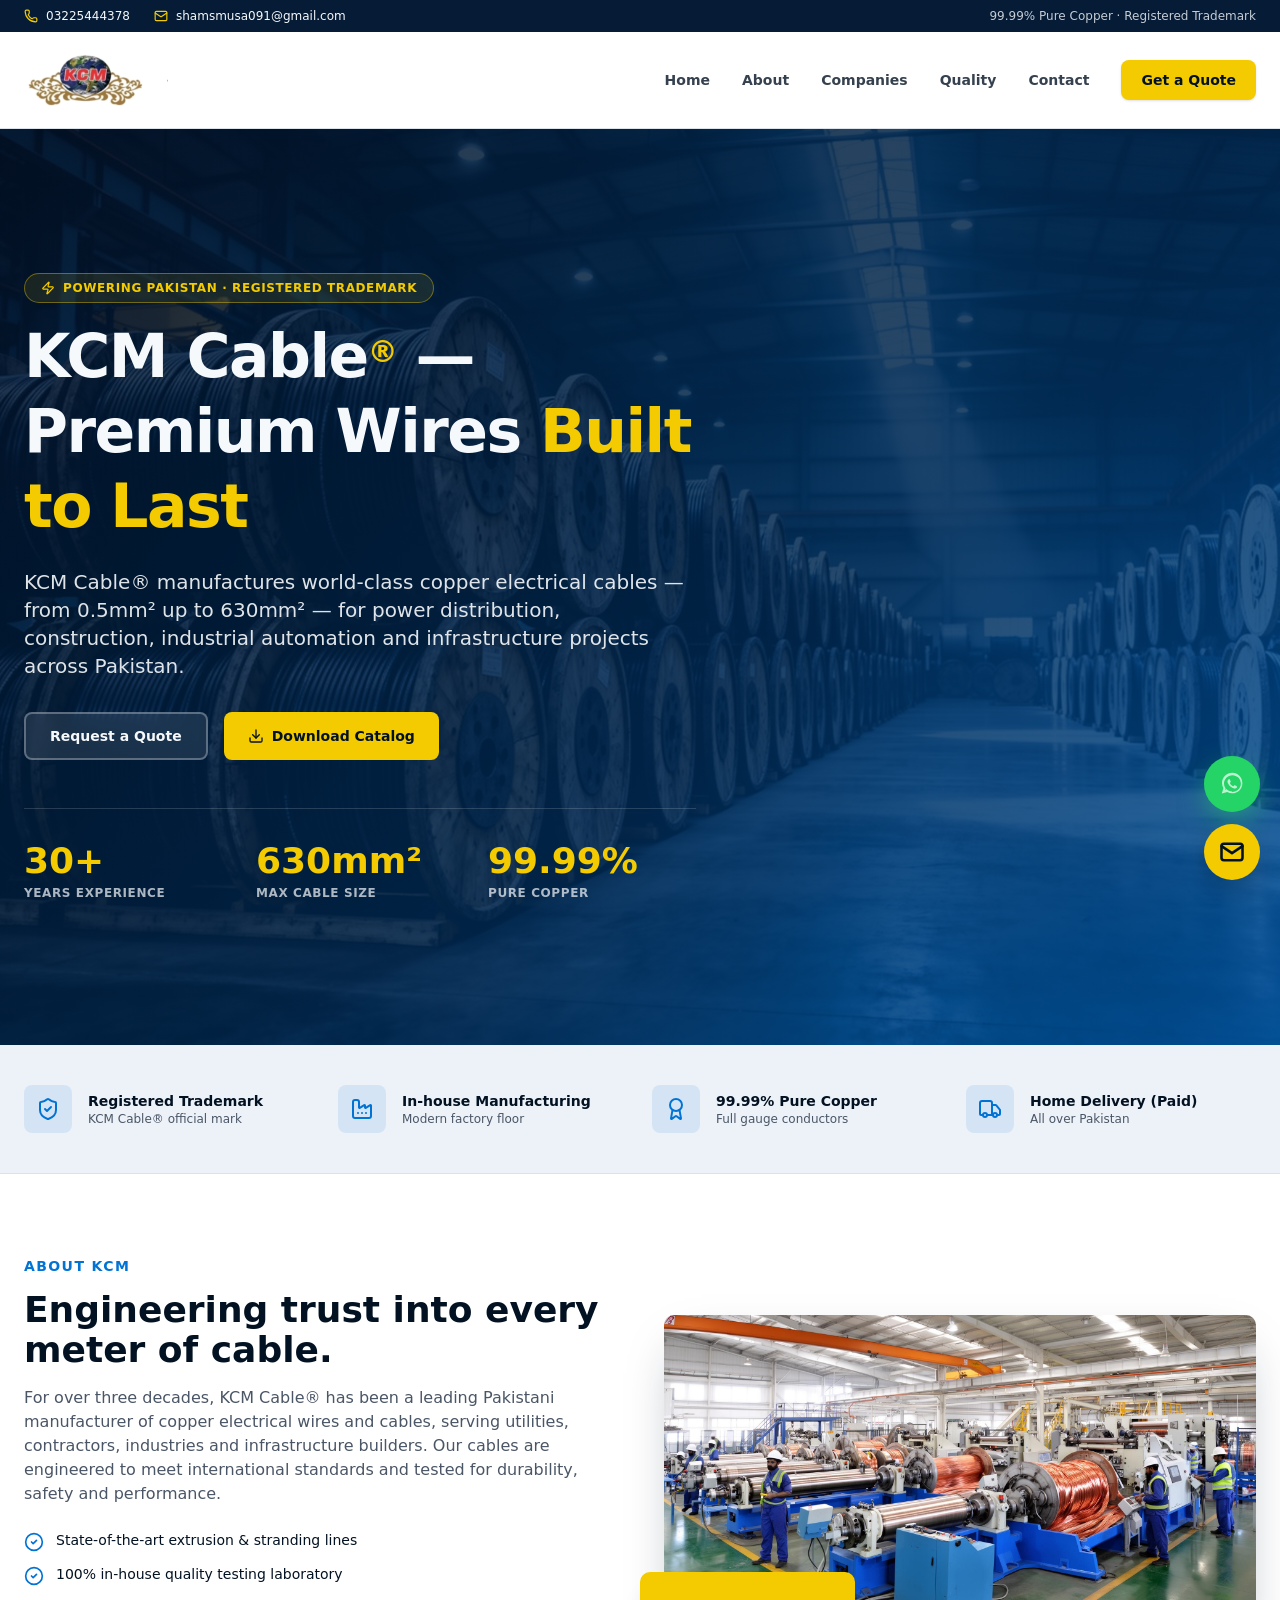
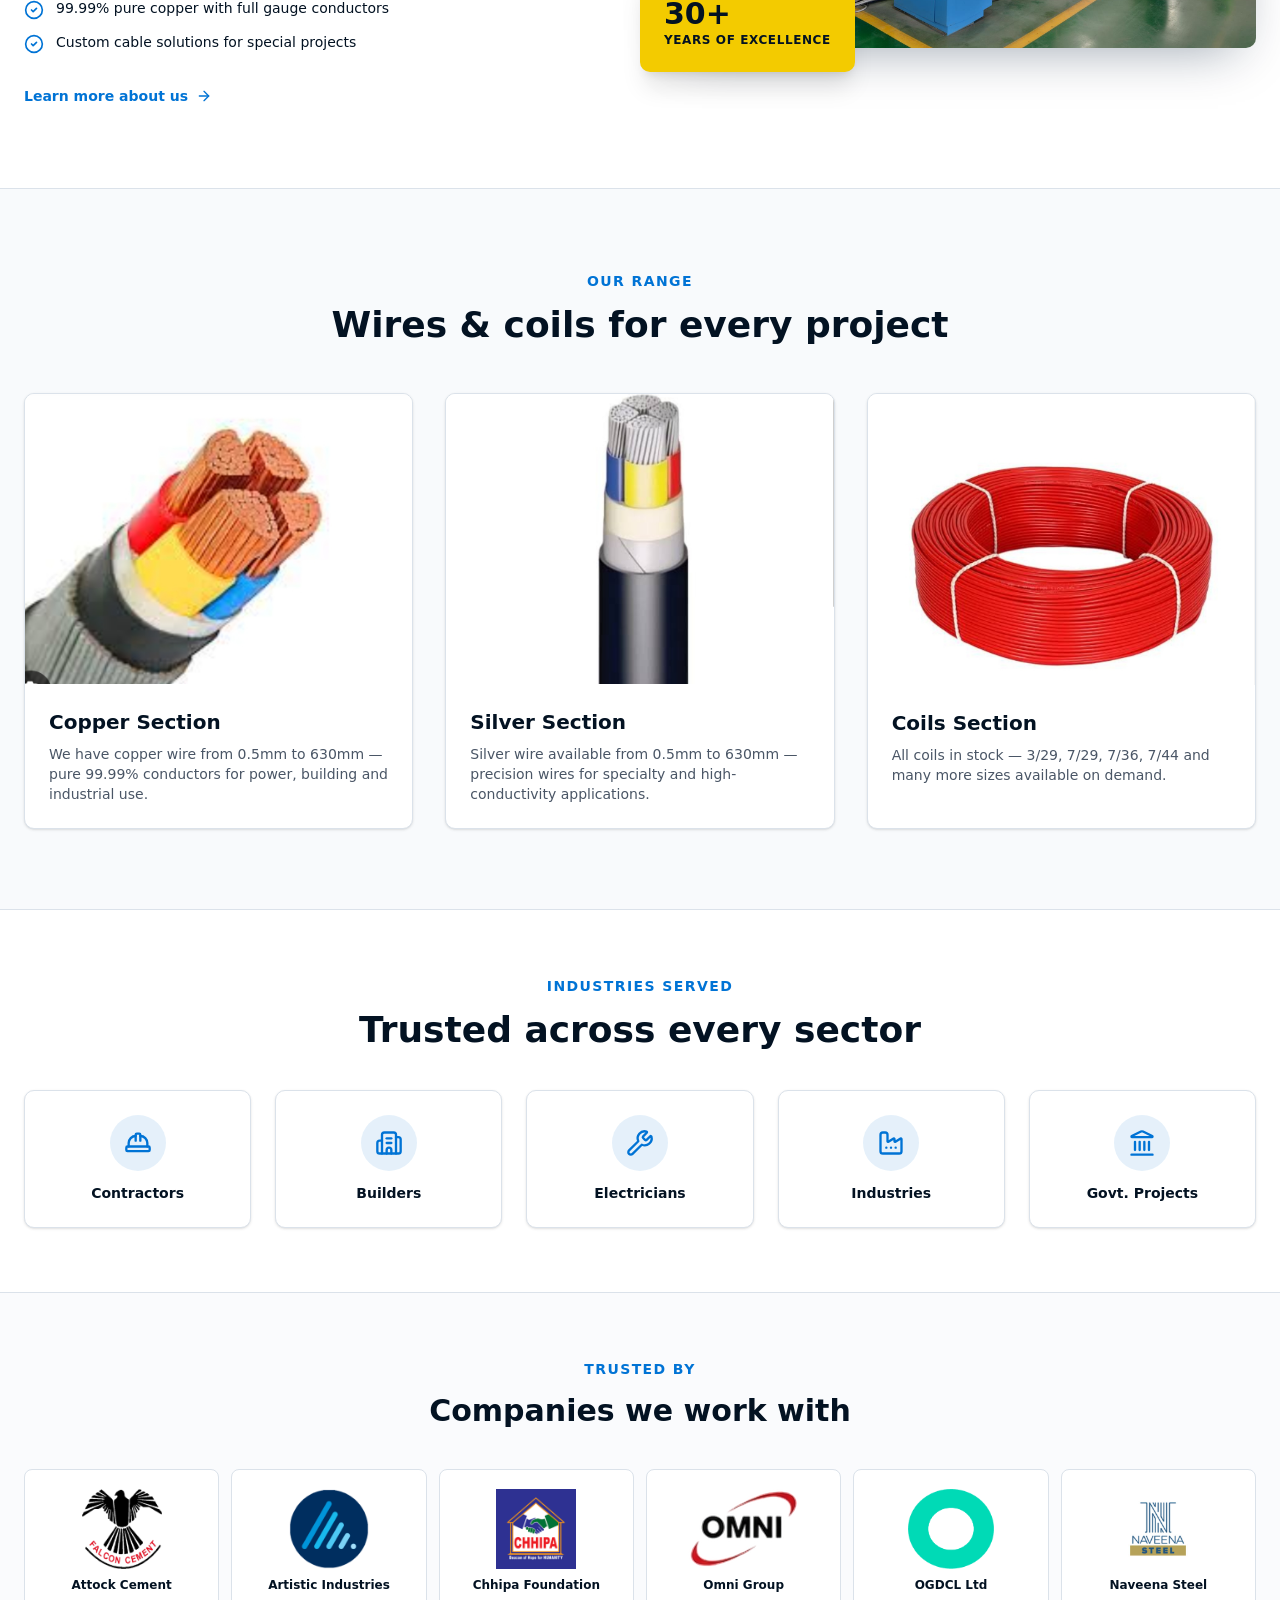
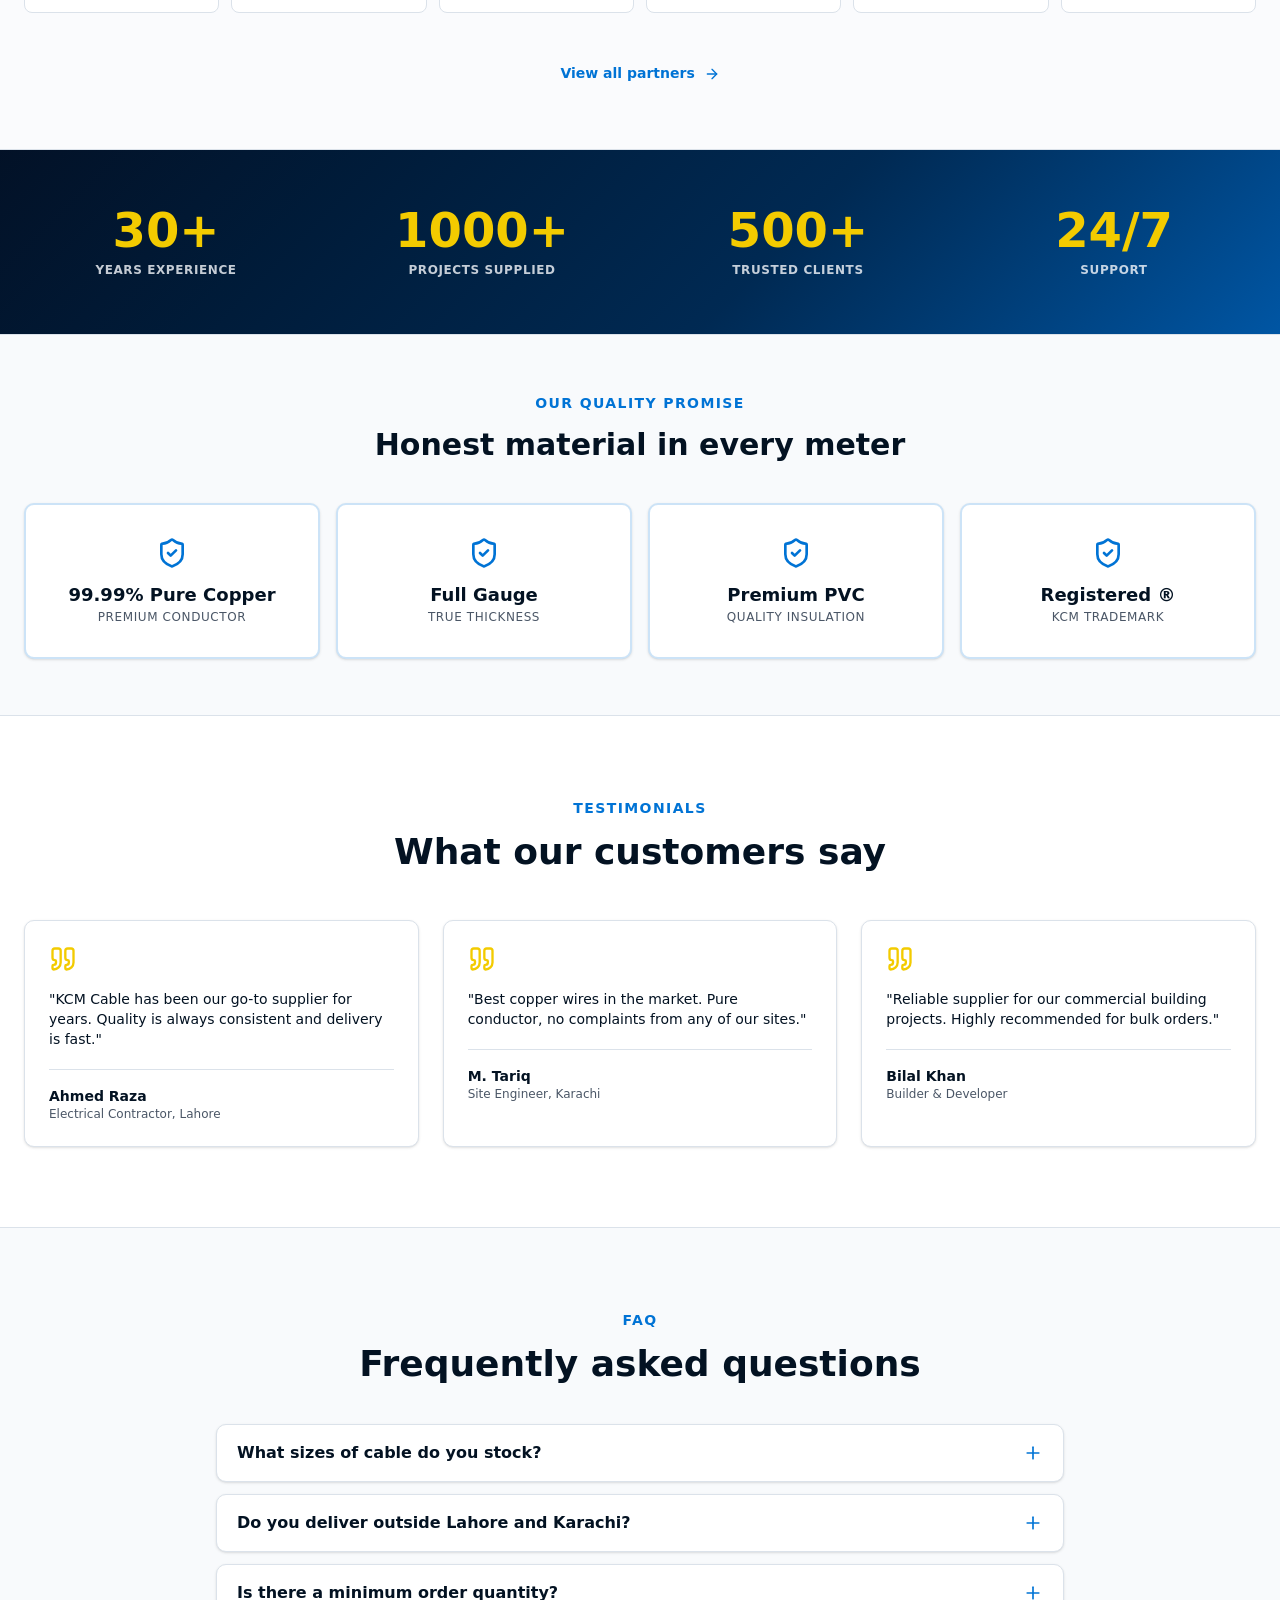
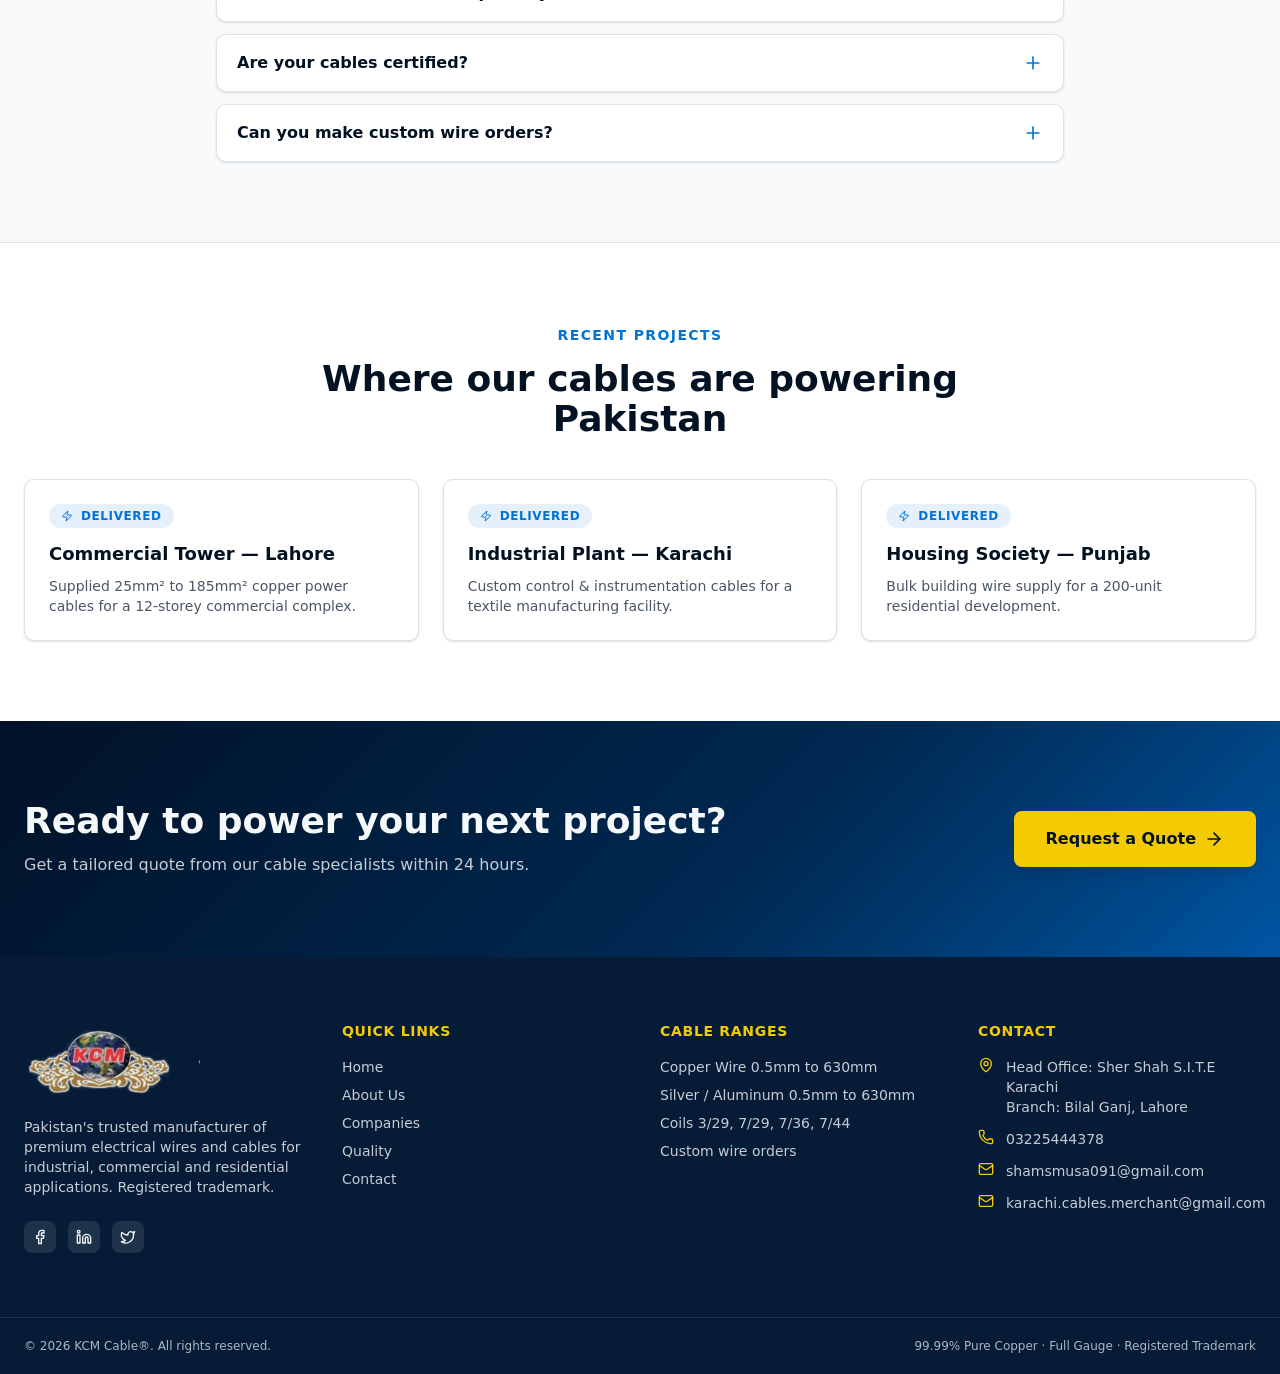
<file: index.html>
<!DOCTYPE html>
<html data-tsd-source="/src/routes/__root.tsx:64:5" lang="en"><head data-tsd-source="/src/routes/__root.tsx:65:7"><meta charset="utf-8"/><meta content="width=device-width, initial-scale=1" name="viewport"/><title>Karachi Cable Merchants — KCM Cable® Wires &amp; Cables Pakistan</title><meta content="Karachi Cable Merchants" name="author"/><meta content="dXcrU3qrMHnXOo8D0hvcqdh7m6MIV_Lym0tZk9ZbYNw" name="google-site-verification"/><meta content="website" property="og:type"/><meta content="summary" name="twitter:card"/><meta content="Karachi Cable Merchants (KCM Cable®) — premium copper and silver/aluminum wires from 0.5mm to 630mm, plus coils in standard sizes. Paid delivery across Pakistan." name="description"/><meta content="KCM Cable® — Premium Wires &amp; Cables Pakistan" property="og:title"/><meta content="Premium copper power cables, building wires, control and instrumentation cables up to 630mm². 99.99% pure copper, full gauge and registered trademark." property="og:description"/><meta content="/src/assets/hero-cables.jpg" property="og:image"/><meta content="/src/assets/hero-cables.jpg" name="twitter:image"/><link href="/favicon.png" rel="icon" type="image/png"/><link href="styles.css" rel="stylesheet"/><link href="favicon.png" rel="icon"/></head><body data-tsd-source="/src/routes/__root.tsx:68:7"><!--$--><div class="min-h-screen bg-background" data-tsd-source="/src/routes/index.tsx:59:5"><header class="sticky top-0 z-50 w-full" data-tsd-source="/src/components/site-header.tsx:20:5"><div class="hidden bg-primary text-primary-foreground md:block" data-tsd-source="/src/components/site-header.tsx:22:7"><div class="mx-auto flex max-w-7xl items-center justify-between px-6 py-2 text-xs" data-tsd-source="/src/components/site-header.tsx:23:9"><div class="flex items-center gap-6" data-tsd-source="/src/components/site-header.tsx:24:11"><span class="flex items-center gap-2" data-tsd-source="/src/components/site-header.tsx:25:13"><svg aria-hidden="true" class="lucide lucide-phone h-3.5 w-3.5 text-accent" data-tsd-source="/src/components/site-header.tsx:26:15" fill="none" height="24" stroke="currentColor" stroke-linecap="round" stroke-linejoin="round" stroke-width="2" viewbox="0 0 24 24" width="24" xmlns="http://www.w3.org/2000/svg"><path d="M13.832 16.568a1 1 0 0 0 1.213-.303l.355-.465A2 2 0 0 1 17 15h3a2 2 0 0 1 2 2v3a2 2 0 0 1-2 2A18 18 0 0 1 2 4a2 2 0 0 1 2-2h3a2 2 0 0 1 2 2v3a2 2 0 0 1-.8 1.6l-.468.351a1 1 0 0 0-.292 1.233 14 14 0 0 0 6.392 6.384"></path></svg>03225444378</span><span class="flex items-center gap-2" data-tsd-source="/src/components/site-header.tsx:29:13"><svg aria-hidden="true" class="lucide lucide-mail h-3.5 w-3.5 text-accent" data-tsd-source="/src/components/site-header.tsx:30:15" fill="none" height="24" stroke="currentColor" stroke-linecap="round" stroke-linejoin="round" stroke-width="2" viewbox="0 0 24 24" width="24" xmlns="http://www.w3.org/2000/svg"><path d="m22 7-8.991 5.727a2 2 0 0 1-2.009 0L2 7"></path><rect height="16" rx="2" width="20" x="2" y="4"></rect></svg>shamsmusa091@gmail.com</span></div><span class="text-primary-foreground/80" data-tsd-source="/src/components/site-header.tsx:34:11">99.99% Pure Copper · Registered Trademark</span></div></div><div class="border-b border-border bg-background/95 backdrop-blur supports-[backdrop-filter]:bg-background/80" data-tsd-source="/src/components/site-header.tsx:41:7"><div class="mx-auto flex max-w-7xl items-center justify-between px-6 py-4" data-tsd-source="/src/components/site-header.tsx:42:9"><a aria-current="page" aria-label="KCM Cable home" class="flex items-center active" data-status="active" data-tsd-source="/src/components/site-header.tsx:43:11" href="index.html"><img alt="KCM Cable logo" class="object-contain h-14 w-28 md:h-16 md:w-36" data-tsd-source="/src/components/brand-logo.tsx:10:5" height="78" src="images/1b7a3c1b7e.png" width="180"/></a><nav class="hidden items-center gap-8 lg:flex" data-tsd-source="/src/components/site-header.tsx:47:11"><a aria-current="page" class="text-sm font-semibold text-foreground/80 transition-colors hover:text-brand text-brand" data-status="active" data-tsd-source="/src/components/site-header.tsx:49:15" href="index.html">Home</a><a class="text-sm font-semibold text-foreground/80 transition-colors hover:text-brand" data-tsd-source="/src/components/site-header.tsx:49:15" href="about.html">About</a><a class="text-sm font-semibold text-foreground/80 transition-colors hover:text-brand" data-tsd-source="/src/components/site-header.tsx:49:15" href="companies.html">Companies</a><a class="text-sm font-semibold text-foreground/80 transition-colors hover:text-brand" data-tsd-source="/src/components/site-header.tsx:49:15" href="quality.html">Quality</a><a class="text-sm font-semibold text-foreground/80 transition-colors hover:text-brand" data-tsd-source="/src/components/site-header.tsx:49:15" href="contact.html">Contact</a><a class="rounded-md bg-accent px-5 py-2.5 text-sm font-bold text-accent-foreground shadow-sm transition-all hover:brightness-95" data-tsd-source="/src/components/site-header.tsx:59:13" href="quote.html">Get a Quote</a></nav><button aria-label="Toggle menu" class="rounded-md p-2 text-foreground lg:hidden" data-tsd-source="/src/components/site-header.tsx:67:11" type="button"><svg aria-hidden="true" class="lucide lucide-menu h-6 w-6" data-tsd-source="/src/components/site-header.tsx:73:49" fill="none" height="24" stroke="currentColor" stroke-linecap="round" stroke-linejoin="round" stroke-width="2" viewbox="0 0 24 24" width="24" xmlns="http://www.w3.org/2000/svg"><path d="M4 5h16"></path><path d="M4 12h16"></path><path d="M4 19h16"></path></svg></button></div></div></header><section class="relative overflow-hidden" data-tsd-source="/src/routes/index.tsx:63:7"><div class="absolute inset-0" data-tsd-source="/src/routes/index.tsx:64:9"><img alt="Industrial copper cables in factory" class="h-full w-full object-cover" data-tsd-source="/src/routes/index.tsx:65:11" height="1080" src="images/90aa1e0908.jpg" width="1920"/><div class="absolute inset-0" data-tsd-source="/src/routes/index.tsx:72:11" style="background:var(--gradient-hero);opacity:0.85"></div></div><div class="relative mx-auto max-w-7xl px-6 py-24 md:py-36" data-tsd-source="/src/routes/index.tsx:77:9"><div class="max-w-2xl text-primary-foreground" data-tsd-source="/src/routes/index.tsx:78:11"><div class="mb-4 inline-flex items-center gap-2 rounded-full border border-accent/40 bg-accent/10 px-4 py-1.5 text-xs font-bold uppercase tracking-wider text-accent" data-tsd-source="/src/routes/index.tsx:79:13"><svg aria-hidden="true" class="lucide lucide-zap h-3.5 w-3.5" data-tsd-source="/src/routes/index.tsx:80:15" fill="none" height="24" stroke="currentColor" stroke-linecap="round" stroke-linejoin="round" stroke-width="2" viewbox="0 0 24 24" width="24" xmlns="http://www.w3.org/2000/svg"><path d="M4 14a1 1 0 0 1-.78-1.63l9.9-10.2a.5.5 0 0 1 .86.46l-1.92 6.02A1 1 0 0 0 13 10h7a1 1 0 0 1 .78 1.63l-9.9 10.2a.5.5 0 0 1-.86-.46l1.92-6.02A1 1 0 0 0 11 14z"></path></svg> Powering Pakistan · Registered Trademark</div><h1 class="text-4xl font-black leading-tight tracking-tight md:text-6xl" data-tsd-source="/src/routes/index.tsx:82:13">KCM Cable<sup class="text-2xl text-accent md:text-3xl" data-tsd-source="/src/routes/index.tsx:83:24">®</sup> — Premium Wires<!-- --> <span class="text-accent" data-tsd-source="/src/routes/index.tsx:84:15">Built to Last</span></h1><p class="mt-6 text-lg text-primary-foreground/90 md:text-xl" data-tsd-source="/src/routes/index.tsx:86:13">KCM Cable® manufactures world-class copper electrical cables — from 0.5mm² up to 630mm² — for power distribution, construction, industrial automation and infrastructure projects across Pakistan.</p><div class="mt-8 flex flex-wrap gap-4" data-tsd-source="/src/routes/index.tsx:91:13"><a class="inline-flex items-center gap-2 rounded-md border-2 border-primary-foreground/30 bg-white/10 px-6 py-3 text-sm font-bold text-primary-foreground backdrop-blur transition-colors hover:bg-white/20" data-tsd-source="/src/routes/index.tsx:92:15" href="quote.html">Request a Quote</a><a class="inline-flex items-center gap-2 rounded-md bg-accent px-6 py-3 text-sm font-bold text-accent-foreground transition-transform hover:scale-105" data-tsd-source="/src/routes/index.tsx:98:15" download="" href="kcm-cable-catalog.pdf"><svg aria-hidden="true" class="lucide lucide-download h-4 w-4" data-tsd-source="/src/routes/index.tsx:103:17" fill="none" height="24" stroke="currentColor" stroke-linecap="round" stroke-linejoin="round" stroke-width="2" viewbox="0 0 24 24" width="24" xmlns="http://www.w3.org/2000/svg"><path d="M12 15V3"></path><path d="M21 15v4a2 2 0 0 1-2 2H5a2 2 0 0 1-2-2v-4"></path><path d="m7 10 5 5 5-5"></path></svg> Download Catalog</a></div><div class="mt-12 grid grid-cols-3 gap-6 border-t border-white/15 pt-8" data-tsd-source="/src/routes/index.tsx:107:13"><div data-tsd-source="/src/routes/index.tsx:443:5"><div class="text-3xl font-black text-accent md:text-4xl" data-tsd-source="/src/routes/index.tsx:444:7">30+</div><div class="mt-1 text-xs font-semibold uppercase tracking-wider text-primary-foreground/70" data-tsd-source="/src/routes/index.tsx:445:7">Years Experience</div></div><div data-tsd-source="/src/routes/index.tsx:443:5"><div class="text-3xl font-black text-accent md:text-4xl" data-tsd-source="/src/routes/index.tsx:444:7">630mm²</div><div class="mt-1 text-xs font-semibold uppercase tracking-wider text-primary-foreground/70" data-tsd-source="/src/routes/index.tsx:445:7">Max Cable Size</div></div><div data-tsd-source="/src/routes/index.tsx:443:5"><div class="text-3xl font-black text-accent md:text-4xl" data-tsd-source="/src/routes/index.tsx:444:7">99.99%</div><div class="mt-1 text-xs font-semibold uppercase tracking-wider text-primary-foreground/70" data-tsd-source="/src/routes/index.tsx:445:7">Pure Copper</div></div></div></div></div></section><section class="border-b border-border bg-secondary" data-tsd-source="/src/routes/index.tsx:117:7"><div class="mx-auto grid max-w-7xl gap-6 px-6 py-10 md:grid-cols-4" data-tsd-source="/src/routes/index.tsx:118:9"><div class="flex items-center gap-4" data-tsd-source="/src/routes/index.tsx:454:5"><div class="flex h-12 w-12 shrink-0 items-center justify-center rounded-md bg-brand/10 text-brand" data-tsd-source="/src/routes/index.tsx:455:7"><svg aria-hidden="true" class="lucide lucide-shield-check h-6 w-6" fill="none" height="24" stroke="currentColor" stroke-linecap="round" stroke-linejoin="round" stroke-width="2" viewbox="0 0 24 24" width="24" xmlns="http://www.w3.org/2000/svg"><path d="M20 13c0 5-3.5 7.5-7.66 8.95a1 1 0 0 1-.67-.01C7.5 20.5 4 18 4 13V6a1 1 0 0 1 1-1c2 0 4.5-1.2 6.24-2.72a1.17 1.17 0 0 1 1.52 0C14.51 3.81 17 5 19 5a1 1 0 0 1 1 1z"></path><path d="m9 12 2 2 4-4"></path></svg></div><div data-tsd-source="/src/routes/index.tsx:458:7"><div class="text-sm font-bold text-foreground" data-tsd-source="/src/routes/index.tsx:459:9">Registered Trademark</div><div class="text-xs text-muted-foreground" data-tsd-source="/src/routes/index.tsx:460:9">KCM Cable® official mark</div></div></div><div class="flex items-center gap-4" data-tsd-source="/src/routes/index.tsx:454:5"><div class="flex h-12 w-12 shrink-0 items-center justify-center rounded-md bg-brand/10 text-brand" data-tsd-source="/src/routes/index.tsx:455:7"><svg aria-hidden="true" class="lucide lucide-factory h-6 w-6" fill="none" height="24" stroke="currentColor" stroke-linecap="round" stroke-linejoin="round" stroke-width="2" viewbox="0 0 24 24" width="24" xmlns="http://www.w3.org/2000/svg"><path d="M12 16h.01"></path><path d="M16 16h.01"></path><path d="M3 19a2 2 0 0 0 2 2h14a2 2 0 0 0 2-2V8.5a.5.5 0 0 0-.769-.422l-4.462 2.844A.5.5 0 0 1 15 10.5v-2a.5.5 0 0 0-.769-.422L9.77 10.922A.5.5 0 0 1 9 10.5V5a2 2 0 0 0-2-2H5a2 2 0 0 0-2 2z"></path><path d="M8 16h.01"></path></svg></div><div data-tsd-source="/src/routes/index.tsx:458:7"><div class="text-sm font-bold text-foreground" data-tsd-source="/src/routes/index.tsx:459:9">In-house Manufacturing</div><div class="text-xs text-muted-foreground" data-tsd-source="/src/routes/index.tsx:460:9">Modern factory floor</div></div></div><div class="flex items-center gap-4" data-tsd-source="/src/routes/index.tsx:454:5"><div class="flex h-12 w-12 shrink-0 items-center justify-center rounded-md bg-brand/10 text-brand" data-tsd-source="/src/routes/index.tsx:455:7"><svg aria-hidden="true" class="lucide lucide-award h-6 w-6" fill="none" height="24" stroke="currentColor" stroke-linecap="round" stroke-linejoin="round" stroke-width="2" viewbox="0 0 24 24" width="24" xmlns="http://www.w3.org/2000/svg"><path d="m15.477 12.89 1.515 8.526a.5.5 0 0 1-.81.47l-3.58-2.687a1 1 0 0 0-1.197 0l-3.586 2.686a.5.5 0 0 1-.81-.469l1.514-8.526"></path><circle cx="12" cy="8" r="6"></circle></svg></div><div data-tsd-source="/src/routes/index.tsx:458:7"><div class="text-sm font-bold text-foreground" data-tsd-source="/src/routes/index.tsx:459:9">99.99% Pure Copper</div><div class="text-xs text-muted-foreground" data-tsd-source="/src/routes/index.tsx:460:9">Full gauge conductors</div></div></div><div class="flex items-center gap-4" data-tsd-source="/src/routes/index.tsx:454:5"><div class="flex h-12 w-12 shrink-0 items-center justify-center rounded-md bg-brand/10 text-brand" data-tsd-source="/src/routes/index.tsx:455:7"><svg aria-hidden="true" class="lucide lucide-truck h-6 w-6" fill="none" height="24" stroke="currentColor" stroke-linecap="round" stroke-linejoin="round" stroke-width="2" viewbox="0 0 24 24" width="24" xmlns="http://www.w3.org/2000/svg"><path d="M14 18V6a2 2 0 0 0-2-2H4a2 2 0 0 0-2 2v11a1 1 0 0 0 1 1h2"></path><path d="M15 18H9"></path><path d="M19 18h2a1 1 0 0 0 1-1v-3.65a1 1 0 0 0-.22-.624l-3.48-4.35A1 1 0 0 0 17.52 8H14"></path><circle cx="17" cy="18" r="2"></circle><circle cx="7" cy="18" r="2"></circle></svg></div><div data-tsd-source="/src/routes/index.tsx:458:7"><div class="text-sm font-bold text-foreground" data-tsd-source="/src/routes/index.tsx:459:9">Home Delivery (Paid)</div><div class="text-xs text-muted-foreground" data-tsd-source="/src/routes/index.tsx:460:9">All over Pakistan</div></div></div></div></section><section class="mx-auto max-w-7xl px-6 py-20" data-tsd-source="/src/routes/index.tsx:127:7"><div class="grid items-center gap-12 lg:grid-cols-2" data-tsd-source="/src/routes/index.tsx:128:9"><div data-tsd-source="/src/routes/index.tsx:129:11"><span class="text-sm font-bold uppercase tracking-widest text-brand" data-tsd-source="/src/routes/index.tsx:130:13">About KCM</span><h2 class="mt-3 text-3xl font-black text-foreground md:text-4xl" data-tsd-source="/src/routes/index.tsx:133:13">Engineering trust into every meter of cable.</h2><p class="mt-4 text-muted-foreground" data-tsd-source="/src/routes/index.tsx:136:13">For over three decades, KCM Cable® has been a leading Pakistani manufacturer of copper electrical wires and cables, serving utilities, contractors, industries and infrastructure builders. Our cables are engineered to meet international standards and tested for durability, safety and performance.</p><ul class="mt-6 space-y-3" data-tsd-source="/src/routes/index.tsx:143:13"><li class="flex items-start gap-3 text-sm text-foreground" data-tsd-source="/src/routes/index.tsx:150:17"><svg aria-hidden="true" class="lucide lucide-circle-check mt-0.5 h-5 w-5 shrink-0 text-brand" data-tsd-source="/src/routes/index.tsx:151:19" fill="none" height="24" stroke="currentColor" stroke-linecap="round" stroke-linejoin="round" stroke-width="2" viewbox="0 0 24 24" width="24" xmlns="http://www.w3.org/2000/svg"><circle cx="12" cy="12" r="10"></circle><path d="m9 12 2 2 4-4"></path></svg>State-of-the-art extrusion &amp; stranding lines</li><li class="flex items-start gap-3 text-sm text-foreground" data-tsd-source="/src/routes/index.tsx:150:17"><svg aria-hidden="true" class="lucide lucide-circle-check mt-0.5 h-5 w-5 shrink-0 text-brand" data-tsd-source="/src/routes/index.tsx:151:19" fill="none" height="24" stroke="currentColor" stroke-linecap="round" stroke-linejoin="round" stroke-width="2" viewbox="0 0 24 24" width="24" xmlns="http://www.w3.org/2000/svg"><circle cx="12" cy="12" r="10"></circle><path d="m9 12 2 2 4-4"></path></svg>100% in-house quality testing laboratory</li><li class="flex items-start gap-3 text-sm text-foreground" data-tsd-source="/src/routes/index.tsx:150:17"><svg aria-hidden="true" class="lucide lucide-circle-check mt-0.5 h-5 w-5 shrink-0 text-brand" data-tsd-source="/src/routes/index.tsx:151:19" fill="none" height="24" stroke="currentColor" stroke-linecap="round" stroke-linejoin="round" stroke-width="2" viewbox="0 0 24 24" width="24" xmlns="http://www.w3.org/2000/svg"><circle cx="12" cy="12" r="10"></circle><path d="m9 12 2 2 4-4"></path></svg>99.99% pure copper with full gauge conductors</li><li class="flex items-start gap-3 text-sm text-foreground" data-tsd-source="/src/routes/index.tsx:150:17"><svg aria-hidden="true" class="lucide lucide-circle-check mt-0.5 h-5 w-5 shrink-0 text-brand" data-tsd-source="/src/routes/index.tsx:151:19" fill="none" height="24" stroke="currentColor" stroke-linecap="round" stroke-linejoin="round" stroke-width="2" viewbox="0 0 24 24" width="24" xmlns="http://www.w3.org/2000/svg"><circle cx="12" cy="12" r="10"></circle><path d="m9 12 2 2 4-4"></path></svg>Custom cable solutions for special projects</li></ul><a class="mt-8 inline-flex items-center gap-2 text-sm font-bold text-brand hover:underline" data-tsd-source="/src/routes/index.tsx:156:13" href="about.html">Learn more about us <svg aria-hidden="true" class="lucide lucide-arrow-right h-4 w-4" data-tsd-source="/src/routes/index.tsx:160:35" fill="none" height="24" stroke="currentColor" stroke-linecap="round" stroke-linejoin="round" stroke-width="2" viewbox="0 0 24 24" width="24" xmlns="http://www.w3.org/2000/svg"><path d="M5 12h14"></path><path d="m12 5 7 7-7 7"></path></svg></a></div><div class="relative" data-tsd-source="/src/routes/index.tsx:163:11"><img alt="KCM Cable manufacturing facility" class="rounded-lg object-cover shadow-2xl" data-tsd-source="/src/routes/index.tsx:164:13" height="900" loading="lazy" src="images/7d56c7059f.jpg" style="box-shadow:var(--shadow-elegant)" width="1600"/><div class="absolute -bottom-6 -left-6 hidden rounded-lg bg-accent p-6 text-accent-foreground shadow-xl md:block" data-tsd-source="/src/routes/index.tsx:173:13"><div class="text-3xl font-black" data-tsd-source="/src/routes/index.tsx:174:15">30+</div><div class="text-xs font-bold uppercase tracking-wider" data-tsd-source="/src/routes/index.tsx:175:15">Years of Excellence</div></div></div></div></section><section class="border-t border-border bg-secondary/40" data-tsd-source="/src/routes/index.tsx:182:7"><div class="mx-auto max-w-7xl px-6 py-20" data-tsd-source="/src/routes/index.tsx:183:9"><div class="mx-auto max-w-2xl text-center" data-tsd-source="/src/routes/index.tsx:184:11"><span class="text-sm font-bold uppercase tracking-widest text-brand" data-tsd-source="/src/routes/index.tsx:185:13">Our Range</span><h2 class="mt-3 text-3xl font-black text-foreground md:text-4xl" data-tsd-source="/src/routes/index.tsx:188:13">Wires &amp; coils for every project</h2></div><div class="mt-12 grid gap-8 md:grid-cols-3" data-tsd-source="/src/routes/index.tsx:192:11"><div class="overflow-hidden rounded-lg border border-border bg-card shadow-sm" data-tsd-source="/src/routes/index.tsx:478:5"><div class="aspect-[4/3] overflow-hidden bg-muted" data-tsd-source="/src/routes/index.tsx:479:7"><img alt="Copper wire" class="h-full w-full object-cover" data-tsd-source="/src/routes/index.tsx:480:9" height="600" loading="lazy" src="images/1676a18362.jpg" width="800"/></div><div class="p-6" data-tsd-source="/src/routes/index.tsx:489:7"><h3 class="text-xl font-black text-foreground" data-tsd-source="/src/routes/index.tsx:490:9">Copper Section</h3><p class="mt-2 text-sm text-muted-foreground" data-tsd-source="/src/routes/index.tsx:491:9">We have copper wire from 0.5mm to 630mm — pure 99.99% conductors for power, building and industrial use.</p></div></div><div class="overflow-hidden rounded-lg border border-border bg-card shadow-sm" data-tsd-source="/src/routes/index.tsx:478:5"><div class="aspect-[4/3] overflow-hidden bg-muted" data-tsd-source="/src/routes/index.tsx:479:7"><img alt="Silver wire" class="h-full w-full object-cover" data-tsd-source="/src/routes/index.tsx:480:9" height="600" loading="lazy" src="images/eb92cf2d8e.jpg" width="800"/></div><div class="p-6" data-tsd-source="/src/routes/index.tsx:489:7"><h3 class="text-xl font-black text-foreground" data-tsd-source="/src/routes/index.tsx:490:9">Silver Section</h3><p class="mt-2 text-sm text-muted-foreground" data-tsd-source="/src/routes/index.tsx:491:9">Silver wire available from 0.5mm to 630mm — precision wires for specialty and high-conductivity applications.</p></div></div><div class="overflow-hidden rounded-lg border border-border bg-card shadow-sm" data-tsd-source="/src/routes/index.tsx:478:5"><div class="aspect-[4/3] overflow-hidden bg-muted" data-tsd-source="/src/routes/index.tsx:479:7"><img alt="Cable coil" class="h-full w-full object-cover" data-tsd-source="/src/routes/index.tsx:480:9" height="600" loading="lazy" src="images/ab26e4af81.jpg" width="800"/></div><div class="p-6" data-tsd-source="/src/routes/index.tsx:489:7"><h3 class="text-xl font-black text-foreground" data-tsd-source="/src/routes/index.tsx:490:9">Coils Section</h3><p class="mt-2 text-sm text-muted-foreground" data-tsd-source="/src/routes/index.tsx:491:9">All coils in stock — 3/29, 7/29, 7/36, 7/44 and many more sizes available on demand.</p></div></div></div></div></section><section class="border-t border-border bg-background" data-tsd-source="/src/routes/index.tsx:216:7"><div class="mx-auto max-w-7xl px-6 py-16" data-tsd-source="/src/routes/index.tsx:217:9"><div class="mx-auto max-w-2xl text-center" data-tsd-source="/src/routes/index.tsx:218:11"><span class="text-sm font-bold uppercase tracking-widest text-brand" data-tsd-source="/src/routes/index.tsx:219:13">Industries Served</span><h2 class="mt-3 text-3xl font-black text-foreground md:text-4xl" data-tsd-source="/src/routes/index.tsx:222:13">Trusted across every sector</h2></div><div class="mt-10 grid grid-cols-2 gap-6 md:grid-cols-5" data-tsd-source="/src/routes/index.tsx:226:11"><div class="flex flex-col items-center gap-3 rounded-lg border border-border bg-card p-6 text-center shadow-sm transition-transform hover:-translate-y-1" data-tsd-source="/src/routes/index.tsx:499:5"><div class="flex h-14 w-14 items-center justify-center rounded-full bg-brand/10 text-brand" data-tsd-source="/src/routes/index.tsx:500:7"><svg aria-hidden="true" class="lucide lucide-hard-hat h-7 w-7" fill="none" height="24" stroke="currentColor" stroke-linecap="round" stroke-linejoin="round" stroke-width="2" viewbox="0 0 24 24" width="24" xmlns="http://www.w3.org/2000/svg"><path d="M10 10V5a1 1 0 0 1 1-1h2a1 1 0 0 1 1 1v5"></path><path d="M14 6a6 6 0 0 1 6 6v3"></path><path d="M4 15v-3a6 6 0 0 1 6-6"></path><rect height="4" rx="1" width="20" x="2" y="15"></rect></svg></div><div class="text-sm font-bold text-foreground" data-tsd-source="/src/routes/index.tsx:503:7">Contractors</div></div><div class="flex flex-col items-center gap-3 rounded-lg border border-border bg-card p-6 text-center shadow-sm transition-transform hover:-translate-y-1" data-tsd-source="/src/routes/index.tsx:499:5"><div class="flex h-14 w-14 items-center justify-center rounded-full bg-brand/10 text-brand" data-tsd-source="/src/routes/index.tsx:500:7"><svg aria-hidden="true" class="lucide lucide-building2 lucide-building-2 h-7 w-7" fill="none" height="24" stroke="currentColor" stroke-linecap="round" stroke-linejoin="round" stroke-width="2" viewbox="0 0 24 24" width="24" xmlns="http://www.w3.org/2000/svg"><path d="M10 12h4"></path><path d="M10 8h4"></path><path d="M14 21v-3a2 2 0 0 0-4 0v3"></path><path d="M6 10H4a2 2 0 0 0-2 2v7a2 2 0 0 0 2 2h16a2 2 0 0 0 2-2V9a2 2 0 0 0-2-2h-2"></path><path d="M6 21V5a2 2 0 0 1 2-2h8a2 2 0 0 1 2 2v16"></path></svg></div><div class="text-sm font-bold text-foreground" data-tsd-source="/src/routes/index.tsx:503:7">Builders</div></div><div class="flex flex-col items-center gap-3 rounded-lg border border-border bg-card p-6 text-center shadow-sm transition-transform hover:-translate-y-1" data-tsd-source="/src/routes/index.tsx:499:5"><div class="flex h-14 w-14 items-center justify-center rounded-full bg-brand/10 text-brand" data-tsd-source="/src/routes/index.tsx:500:7"><svg aria-hidden="true" class="lucide lucide-wrench h-7 w-7" fill="none" height="24" stroke="currentColor" stroke-linecap="round" stroke-linejoin="round" stroke-width="2" viewbox="0 0 24 24" width="24" xmlns="http://www.w3.org/2000/svg"><path d="M14.7 6.3a1 1 0 0 0 0 1.4l1.6 1.6a1 1 0 0 0 1.4 0l3.106-3.105c.32-.322.863-.22.983.218a6 6 0 0 1-8.259 7.057l-7.91 7.91a1 1 0 0 1-2.999-3l7.91-7.91a6 6 0 0 1 7.057-8.259c.438.12.54.662.219.984z"></path></svg></div><div class="text-sm font-bold text-foreground" data-tsd-source="/src/routes/index.tsx:503:7">Electricians</div></div><div class="flex flex-col items-center gap-3 rounded-lg border border-border bg-card p-6 text-center shadow-sm transition-transform hover:-translate-y-1" data-tsd-source="/src/routes/index.tsx:499:5"><div class="flex h-14 w-14 items-center justify-center rounded-full bg-brand/10 text-brand" data-tsd-source="/src/routes/index.tsx:500:7"><svg aria-hidden="true" class="lucide lucide-factory h-7 w-7" fill="none" height="24" stroke="currentColor" stroke-linecap="round" stroke-linejoin="round" stroke-width="2" viewbox="0 0 24 24" width="24" xmlns="http://www.w3.org/2000/svg"><path d="M12 16h.01"></path><path d="M16 16h.01"></path><path d="M3 19a2 2 0 0 0 2 2h14a2 2 0 0 0 2-2V8.5a.5.5 0 0 0-.769-.422l-4.462 2.844A.5.5 0 0 1 15 10.5v-2a.5.5 0 0 0-.769-.422L9.77 10.922A.5.5 0 0 1 9 10.5V5a2 2 0 0 0-2-2H5a2 2 0 0 0-2 2z"></path><path d="M8 16h.01"></path></svg></div><div class="text-sm font-bold text-foreground" data-tsd-source="/src/routes/index.tsx:503:7">Industries</div></div><div class="flex flex-col items-center gap-3 rounded-lg border border-border bg-card p-6 text-center shadow-sm transition-transform hover:-translate-y-1" data-tsd-source="/src/routes/index.tsx:499:5"><div class="flex h-14 w-14 items-center justify-center rounded-full bg-brand/10 text-brand" data-tsd-source="/src/routes/index.tsx:500:7"><svg aria-hidden="true" class="lucide lucide-landmark h-7 w-7" fill="none" height="24" stroke="currentColor" stroke-linecap="round" stroke-linejoin="round" stroke-width="2" viewbox="0 0 24 24" width="24" xmlns="http://www.w3.org/2000/svg"><path d="M10 18v-7"></path><path d="M11.12 2.198a2 2 0 0 1 1.76.006l7.866 3.847c.476.233.31.949-.22.949H3.474c-.53 0-.695-.716-.22-.949z"></path><path d="M14 18v-7"></path><path d="M18 18v-7"></path><path d="M3 22h18"></path><path d="M6 18v-7"></path></svg></div><div class="text-sm font-bold text-foreground" data-tsd-source="/src/routes/index.tsx:503:7">Govt. Projects</div></div></div></div></section><section class="border-t border-border bg-secondary/30" data-tsd-source="/src/routes/index.tsx:237:7"><div class="mx-auto max-w-7xl px-6 py-16" data-tsd-source="/src/routes/index.tsx:238:9"><div class="mx-auto max-w-2xl text-center" data-tsd-source="/src/routes/index.tsx:239:11"><span class="text-sm font-bold uppercase tracking-widest text-brand" data-tsd-source="/src/routes/index.tsx:240:13">Trusted By</span><h2 class="mt-3 text-2xl font-black text-foreground md:text-3xl" data-tsd-source="/src/routes/index.tsx:243:13">Companies we work with</h2></div><div class="mt-10 grid grid-cols-2 gap-3 sm:grid-cols-3 lg:grid-cols-6" data-tsd-source="/src/routes/index.tsx:247:11"><div class="flex min-h-36 flex-col items-center justify-center rounded-md border border-border bg-card p-3 text-center" data-tsd-source="/src/routes/index.tsx:256:15"><img alt="Attock Cement logo" class="h-20 w-full object-contain" data-tsd-source="/src/routes/index.tsx:257:17" loading="lazy" src="images/e79c9700e7.png"/><div class="mt-2 text-xs font-bold text-foreground" data-tsd-source="/src/routes/index.tsx:258:17">Attock Cement</div></div><div class="flex min-h-36 flex-col items-center justify-center rounded-md border border-border bg-card p-3 text-center" data-tsd-source="/src/routes/index.tsx:256:15"><img alt="Artistic Industries logo" class="h-20 w-full object-contain" data-tsd-source="/src/routes/index.tsx:257:17" loading="lazy" src="images/d144689949.png"/><div class="mt-2 text-xs font-bold text-foreground" data-tsd-source="/src/routes/index.tsx:258:17">Artistic Industries</div></div><div class="flex min-h-36 flex-col items-center justify-center rounded-md border border-border bg-card p-3 text-center" data-tsd-source="/src/routes/index.tsx:256:15"><img alt="Chhipa Foundation logo" class="h-20 w-full object-contain" data-tsd-source="/src/routes/index.tsx:257:17" loading="lazy" src="images/bd7aef6ab9.png"/><div class="mt-2 text-xs font-bold text-foreground" data-tsd-source="/src/routes/index.tsx:258:17">Chhipa Foundation</div></div><div class="flex min-h-36 flex-col items-center justify-center rounded-md border border-border bg-card p-3 text-center" data-tsd-source="/src/routes/index.tsx:256:15"><img alt="Omni Group logo" class="h-20 w-full object-contain" data-tsd-source="/src/routes/index.tsx:257:17" loading="lazy" src="images/adedaec050.png"/><div class="mt-2 text-xs font-bold text-foreground" data-tsd-source="/src/routes/index.tsx:258:17">Omni Group</div></div><div class="flex min-h-36 flex-col items-center justify-center rounded-md border border-border bg-card p-3 text-center" data-tsd-source="/src/routes/index.tsx:256:15"><img alt="OGDCL Ltd logo" class="h-20 w-full object-contain" data-tsd-source="/src/routes/index.tsx:257:17" loading="lazy" src="images/7ace2cd48e.png"/><div class="mt-2 text-xs font-bold text-foreground" data-tsd-source="/src/routes/index.tsx:258:17">OGDCL Ltd</div></div><div class="flex min-h-36 flex-col items-center justify-center rounded-md border border-border bg-card p-3 text-center" data-tsd-source="/src/routes/index.tsx:256:15"><img alt="Naveena Steel logo" class="h-20 w-full object-contain" data-tsd-source="/src/routes/index.tsx:257:17" loading="lazy" src="images/818be23cf1.png"/><div class="mt-2 text-xs font-bold text-foreground" data-tsd-source="/src/routes/index.tsx:258:17">Naveena Steel</div></div></div><div class="mt-12 text-center" data-tsd-source="/src/routes/index.tsx:262:11"><a class="text-sm font-bold text-brand hover:underline" data-tsd-source="/src/routes/index.tsx:263:13" href="companies.html">View all partners <svg aria-hidden="true" class="lucide lucide-arrow-right inline-block h-4 w-4 ml-1" data-tsd-source="/src/routes/index.tsx:264:33" fill="none" height="24" stroke="currentColor" stroke-linecap="round" stroke-linejoin="round" stroke-width="2" viewbox="0 0 24 24" width="24" xmlns="http://www.w3.org/2000/svg"><path d="M5 12h14"></path><path d="m12 5 7 7-7 7"></path></svg></a></div></div></section><section class="border-t border-border text-primary-foreground" data-tsd-source="/src/routes/index.tsx:271:7" style="background:var(--gradient-hero)"><div class="mx-auto grid max-w-7xl gap-8 px-6 py-14 md:grid-cols-4" data-tsd-source="/src/routes/index.tsx:275:9"><div class="text-center" data-tsd-source="/src/routes/index.tsx:510:5"><div class="text-4xl font-black text-accent md:text-5xl" data-tsd-source="/src/routes/index.tsx:511:7">30+</div><div class="mt-2 text-xs font-bold uppercase tracking-wider text-primary-foreground/80" data-tsd-source="/src/routes/index.tsx:512:7">Years Experience</div></div><div class="text-center" data-tsd-source="/src/routes/index.tsx:510:5"><div class="text-4xl font-black text-accent md:text-5xl" data-tsd-source="/src/routes/index.tsx:511:7">1000+</div><div class="mt-2 text-xs font-bold uppercase tracking-wider text-primary-foreground/80" data-tsd-source="/src/routes/index.tsx:512:7">Projects Supplied</div></div><div class="text-center" data-tsd-source="/src/routes/index.tsx:510:5"><div class="text-4xl font-black text-accent md:text-5xl" data-tsd-source="/src/routes/index.tsx:511:7">500+</div><div class="mt-2 text-xs font-bold uppercase tracking-wider text-primary-foreground/80" data-tsd-source="/src/routes/index.tsx:512:7">Trusted Clients</div></div><div class="text-center" data-tsd-source="/src/routes/index.tsx:510:5"><div class="text-4xl font-black text-accent md:text-5xl" data-tsd-source="/src/routes/index.tsx:511:7">24/7</div><div class="mt-2 text-xs font-bold uppercase tracking-wider text-primary-foreground/80" data-tsd-source="/src/routes/index.tsx:512:7">Support</div></div></div></section><section class="border-t border-border bg-secondary/40" data-tsd-source="/src/routes/index.tsx:284:7"><div class="mx-auto max-w-7xl px-6 py-14" data-tsd-source="/src/routes/index.tsx:285:9"><div class="mx-auto max-w-2xl text-center" data-tsd-source="/src/routes/index.tsx:286:11"><span class="text-sm font-bold uppercase tracking-widest text-brand" data-tsd-source="/src/routes/index.tsx:287:13">Our Quality Promise</span><h2 class="mt-3 text-2xl font-black text-foreground md:text-3xl" data-tsd-source="/src/routes/index.tsx:290:13">Honest material in every meter</h2></div><div class="mt-10 grid grid-cols-2 gap-4 md:grid-cols-4" data-tsd-source="/src/routes/index.tsx:294:11"><div class="flex flex-col items-center justify-center rounded-lg border-2 border-brand/20 bg-card px-6 py-8 text-center shadow-sm" data-tsd-source="/src/routes/index.tsx:301:15"><svg aria-hidden="true" class="lucide lucide-shield-check h-8 w-8 text-brand" data-tsd-source="/src/routes/index.tsx:305:17" fill="none" height="24" stroke="currentColor" stroke-linecap="round" stroke-linejoin="round" stroke-width="2" viewbox="0 0 24 24" width="24" xmlns="http://www.w3.org/2000/svg"><path d="M20 13c0 5-3.5 7.5-7.66 8.95a1 1 0 0 1-.67-.01C7.5 20.5 4 18 4 13V6a1 1 0 0 1 1-1c2 0 4.5-1.2 6.24-2.72a1.17 1.17 0 0 1 1.52 0C14.51 3.81 17 5 19 5a1 1 0 0 1 1 1z"></path><path d="m9 12 2 2 4-4"></path></svg><div class="mt-3 text-lg font-black text-foreground" data-tsd-source="/src/routes/index.tsx:306:17">99.99% Pure Copper</div><div class="text-xs uppercase tracking-wider text-muted-foreground" data-tsd-source="/src/routes/index.tsx:307:17">Premium Conductor</div></div><div class="flex flex-col items-center justify-center rounded-lg border-2 border-brand/20 bg-card px-6 py-8 text-center shadow-sm" data-tsd-source="/src/routes/index.tsx:301:15"><svg aria-hidden="true" class="lucide lucide-shield-check h-8 w-8 text-brand" data-tsd-source="/src/routes/index.tsx:305:17" fill="none" height="24" stroke="currentColor" stroke-linecap="round" stroke-linejoin="round" stroke-width="2" viewbox="0 0 24 24" width="24" xmlns="http://www.w3.org/2000/svg"><path d="M20 13c0 5-3.5 7.5-7.66 8.95a1 1 0 0 1-.67-.01C7.5 20.5 4 18 4 13V6a1 1 0 0 1 1-1c2 0 4.5-1.2 6.24-2.72a1.17 1.17 0 0 1 1.52 0C14.51 3.81 17 5 19 5a1 1 0 0 1 1 1z"></path><path d="m9 12 2 2 4-4"></path></svg><div class="mt-3 text-lg font-black text-foreground" data-tsd-source="/src/routes/index.tsx:306:17">Full Gauge</div><div class="text-xs uppercase tracking-wider text-muted-foreground" data-tsd-source="/src/routes/index.tsx:307:17">True Thickness</div></div><div class="flex flex-col items-center justify-center rounded-lg border-2 border-brand/20 bg-card px-6 py-8 text-center shadow-sm" data-tsd-source="/src/routes/index.tsx:301:15"><svg aria-hidden="true" class="lucide lucide-shield-check h-8 w-8 text-brand" data-tsd-source="/src/routes/index.tsx:305:17" fill="none" height="24" stroke="currentColor" stroke-linecap="round" stroke-linejoin="round" stroke-width="2" viewbox="0 0 24 24" width="24" xmlns="http://www.w3.org/2000/svg"><path d="M20 13c0 5-3.5 7.5-7.66 8.95a1 1 0 0 1-.67-.01C7.5 20.5 4 18 4 13V6a1 1 0 0 1 1-1c2 0 4.5-1.2 6.24-2.72a1.17 1.17 0 0 1 1.52 0C14.51 3.81 17 5 19 5a1 1 0 0 1 1 1z"></path><path d="m9 12 2 2 4-4"></path></svg><div class="mt-3 text-lg font-black text-foreground" data-tsd-source="/src/routes/index.tsx:306:17">Premium PVC</div><div class="text-xs uppercase tracking-wider text-muted-foreground" data-tsd-source="/src/routes/index.tsx:307:17">Quality Insulation</div></div><div class="flex flex-col items-center justify-center rounded-lg border-2 border-brand/20 bg-card px-6 py-8 text-center shadow-sm" data-tsd-source="/src/routes/index.tsx:301:15"><svg aria-hidden="true" class="lucide lucide-shield-check h-8 w-8 text-brand" data-tsd-source="/src/routes/index.tsx:305:17" fill="none" height="24" stroke="currentColor" stroke-linecap="round" stroke-linejoin="round" stroke-width="2" viewbox="0 0 24 24" width="24" xmlns="http://www.w3.org/2000/svg"><path d="M20 13c0 5-3.5 7.5-7.66 8.95a1 1 0 0 1-.67-.01C7.5 20.5 4 18 4 13V6a1 1 0 0 1 1-1c2 0 4.5-1.2 6.24-2.72a1.17 1.17 0 0 1 1.52 0C14.51 3.81 17 5 19 5a1 1 0 0 1 1 1z"></path><path d="m9 12 2 2 4-4"></path></svg><div class="mt-3 text-lg font-black text-foreground" data-tsd-source="/src/routes/index.tsx:306:17">Registered ®</div><div class="text-xs uppercase tracking-wider text-muted-foreground" data-tsd-source="/src/routes/index.tsx:307:17">KCM Trademark</div></div></div></div></section><section class="border-t border-border bg-background" data-tsd-source="/src/routes/index.tsx:317:7"><div class="mx-auto max-w-7xl px-6 py-20" data-tsd-source="/src/routes/index.tsx:318:9"><div class="mx-auto max-w-2xl text-center" data-tsd-source="/src/routes/index.tsx:319:11"><span class="text-sm font-bold uppercase tracking-widest text-brand" data-tsd-source="/src/routes/index.tsx:320:13">Testimonials</span><h2 class="mt-3 text-3xl font-black text-foreground md:text-4xl" data-tsd-source="/src/routes/index.tsx:323:13">What our customers say</h2></div><div class="mt-12 grid gap-6 md:grid-cols-3" data-tsd-source="/src/routes/index.tsx:327:11"><div class="rounded-lg border border-border bg-card p-6 shadow-sm" data-tsd-source="/src/routes/index.tsx:521:5"><svg aria-hidden="true" class="lucide lucide-quote h-7 w-7 text-accent" data-tsd-source="/src/routes/index.tsx:522:7" fill="none" height="24" stroke="currentColor" stroke-linecap="round" stroke-linejoin="round" stroke-width="2" viewbox="0 0 24 24" width="24" xmlns="http://www.w3.org/2000/svg"><path d="M16 3a2 2 0 0 0-2 2v6a2 2 0 0 0 2 2 1 1 0 0 1 1 1v1a2 2 0 0 1-2 2 1 1 0 0 0-1 1v2a1 1 0 0 0 1 1 6 6 0 0 0 6-6V5a2 2 0 0 0-2-2z"></path><path d="M5 3a2 2 0 0 0-2 2v6a2 2 0 0 0 2 2 1 1 0 0 1 1 1v1a2 2 0 0 1-2 2 1 1 0 0 0-1 1v2a1 1 0 0 0 1 1 6 6 0 0 0 6-6V5a2 2 0 0 0-2-2z"></path></svg><p class="mt-4 text-sm text-foreground" data-tsd-source="/src/routes/index.tsx:523:7">"<!-- -->KCM Cable has been our go-to supplier for years. Quality is always consistent and delivery is fast.<!-- -->"</p><div class="mt-5 border-t border-border pt-4" data-tsd-source="/src/routes/index.tsx:524:7"><div class="text-sm font-bold text-foreground" data-tsd-source="/src/routes/index.tsx:525:9">Ahmed Raza</div><div class="text-xs text-muted-foreground" data-tsd-source="/src/routes/index.tsx:526:9">Electrical Contractor, Lahore</div></div></div><div class="rounded-lg border border-border bg-card p-6 shadow-sm" data-tsd-source="/src/routes/index.tsx:521:5"><svg aria-hidden="true" class="lucide lucide-quote h-7 w-7 text-accent" data-tsd-source="/src/routes/index.tsx:522:7" fill="none" height="24" stroke="currentColor" stroke-linecap="round" stroke-linejoin="round" stroke-width="2" viewbox="0 0 24 24" width="24" xmlns="http://www.w3.org/2000/svg"><path d="M16 3a2 2 0 0 0-2 2v6a2 2 0 0 0 2 2 1 1 0 0 1 1 1v1a2 2 0 0 1-2 2 1 1 0 0 0-1 1v2a1 1 0 0 0 1 1 6 6 0 0 0 6-6V5a2 2 0 0 0-2-2z"></path><path d="M5 3a2 2 0 0 0-2 2v6a2 2 0 0 0 2 2 1 1 0 0 1 1 1v1a2 2 0 0 1-2 2 1 1 0 0 0-1 1v2a1 1 0 0 0 1 1 6 6 0 0 0 6-6V5a2 2 0 0 0-2-2z"></path></svg><p class="mt-4 text-sm text-foreground" data-tsd-source="/src/routes/index.tsx:523:7">"<!-- -->Best copper wires in the market. Pure conductor, no complaints from any of our sites.<!-- -->"</p><div class="mt-5 border-t border-border pt-4" data-tsd-source="/src/routes/index.tsx:524:7"><div class="text-sm font-bold text-foreground" data-tsd-source="/src/routes/index.tsx:525:9">M. Tariq</div><div class="text-xs text-muted-foreground" data-tsd-source="/src/routes/index.tsx:526:9">Site Engineer, Karachi</div></div></div><div class="rounded-lg border border-border bg-card p-6 shadow-sm" data-tsd-source="/src/routes/index.tsx:521:5"><svg aria-hidden="true" class="lucide lucide-quote h-7 w-7 text-accent" data-tsd-source="/src/routes/index.tsx:522:7" fill="none" height="24" stroke="currentColor" stroke-linecap="round" stroke-linejoin="round" stroke-width="2" viewbox="0 0 24 24" width="24" xmlns="http://www.w3.org/2000/svg"><path d="M16 3a2 2 0 0 0-2 2v6a2 2 0 0 0 2 2 1 1 0 0 1 1 1v1a2 2 0 0 1-2 2 1 1 0 0 0-1 1v2a1 1 0 0 0 1 1 6 6 0 0 0 6-6V5a2 2 0 0 0-2-2z"></path><path d="M5 3a2 2 0 0 0-2 2v6a2 2 0 0 0 2 2 1 1 0 0 1 1 1v1a2 2 0 0 1-2 2 1 1 0 0 0-1 1v2a1 1 0 0 0 1 1 6 6 0 0 0 6-6V5a2 2 0 0 0-2-2z"></path></svg><p class="mt-4 text-sm text-foreground" data-tsd-source="/src/routes/index.tsx:523:7">"<!-- -->Reliable supplier for our commercial building projects. Highly recommended for bulk orders.<!-- -->"</p><div class="mt-5 border-t border-border pt-4" data-tsd-source="/src/routes/index.tsx:524:7"><div class="text-sm font-bold text-foreground" data-tsd-source="/src/routes/index.tsx:525:9">Bilal Khan</div><div class="text-xs text-muted-foreground" data-tsd-source="/src/routes/index.tsx:526:9">Builder &amp; Developer</div></div></div></div></div></section><section class="border-t border-border bg-secondary/40" data-tsd-source="/src/routes/index.tsx:348:7"><div class="mx-auto max-w-4xl px-6 py-20" data-tsd-source="/src/routes/index.tsx:349:9"><div class="mx-auto max-w-2xl text-center" data-tsd-source="/src/routes/index.tsx:350:11"><span class="text-sm font-bold uppercase tracking-widest text-brand" data-tsd-source="/src/routes/index.tsx:351:13">FAQ</span><h2 class="mt-3 text-3xl font-black text-foreground md:text-4xl" data-tsd-source="/src/routes/index.tsx:354:13">Frequently asked questions</h2></div><div class="mt-10 space-y-3" data-tsd-source="/src/routes/index.tsx:358:11"><div class="overflow-hidden rounded-lg border border-border bg-card shadow-sm" data-tsd-source="/src/routes/index.tsx:535:5"><button class="flex w-full items-center justify-between gap-4 px-5 py-4 text-left" data-tsd-source="/src/routes/index.tsx:536:7" type="button"><span class="text-sm font-bold text-foreground md:text-base" data-tsd-source="/src/routes/index.tsx:541:9">What sizes of cable do you stock?</span><svg aria-hidden="true" class="lucide lucide-plus h-5 w-5 shrink-0 text-brand" data-tsd-source="/src/routes/index.tsx:545:11" fill="none" height="24" stroke="currentColor" stroke-linecap="round" stroke-linejoin="round" stroke-width="2" viewbox="0 0 24 24" width="24" xmlns="http://www.w3.org/2000/svg"><path d="M5 12h14"></path><path d="M12 5v14"></path></svg></button></div><div class="overflow-hidden rounded-lg border border-border bg-card shadow-sm" data-tsd-source="/src/routes/index.tsx:535:5"><button class="flex w-full items-center justify-between gap-4 px-5 py-4 text-left" data-tsd-source="/src/routes/index.tsx:536:7" type="button"><span class="text-sm font-bold text-foreground md:text-base" data-tsd-source="/src/routes/index.tsx:541:9">Do you deliver outside Lahore and Karachi?</span><svg aria-hidden="true" class="lucide lucide-plus h-5 w-5 shrink-0 text-brand" data-tsd-source="/src/routes/index.tsx:545:11" fill="none" height="24" stroke="currentColor" stroke-linecap="round" stroke-linejoin="round" stroke-width="2" viewbox="0 0 24 24" width="24" xmlns="http://www.w3.org/2000/svg"><path d="M5 12h14"></path><path d="M12 5v14"></path></svg></button></div><div class="overflow-hidden rounded-lg border border-border bg-card shadow-sm" data-tsd-source="/src/routes/index.tsx:535:5"><button class="flex w-full items-center justify-between gap-4 px-5 py-4 text-left" data-tsd-source="/src/routes/index.tsx:536:7" type="button"><span class="text-sm font-bold text-foreground md:text-base" data-tsd-source="/src/routes/index.tsx:541:9">Is there a minimum order quantity?</span><svg aria-hidden="true" class="lucide lucide-plus h-5 w-5 shrink-0 text-brand" data-tsd-source="/src/routes/index.tsx:545:11" fill="none" height="24" stroke="currentColor" stroke-linecap="round" stroke-linejoin="round" stroke-width="2" viewbox="0 0 24 24" width="24" xmlns="http://www.w3.org/2000/svg"><path d="M5 12h14"></path><path d="M12 5v14"></path></svg></button></div><div class="overflow-hidden rounded-lg border border-border bg-card shadow-sm" data-tsd-source="/src/routes/index.tsx:535:5"><button class="flex w-full items-center justify-between gap-4 px-5 py-4 text-left" data-tsd-source="/src/routes/index.tsx:536:7" type="button"><span class="text-sm font-bold text-foreground md:text-base" data-tsd-source="/src/routes/index.tsx:541:9">Are your cables certified?</span><svg aria-hidden="true" class="lucide lucide-plus h-5 w-5 shrink-0 text-brand" data-tsd-source="/src/routes/index.tsx:545:11" fill="none" height="24" stroke="currentColor" stroke-linecap="round" stroke-linejoin="round" stroke-width="2" viewbox="0 0 24 24" width="24" xmlns="http://www.w3.org/2000/svg"><path d="M5 12h14"></path><path d="M12 5v14"></path></svg></button></div><div class="overflow-hidden rounded-lg border border-border bg-card shadow-sm" data-tsd-source="/src/routes/index.tsx:535:5"><button class="flex w-full items-center justify-between gap-4 px-5 py-4 text-left" data-tsd-source="/src/routes/index.tsx:536:7" type="button"><span class="text-sm font-bold text-foreground md:text-base" data-tsd-source="/src/routes/index.tsx:541:9">Can you make custom wire orders?</span><svg aria-hidden="true" class="lucide lucide-plus h-5 w-5 shrink-0 text-brand" data-tsd-source="/src/routes/index.tsx:545:11" fill="none" height="24" stroke="currentColor" stroke-linecap="round" stroke-linejoin="round" stroke-width="2" viewbox="0 0 24 24" width="24" xmlns="http://www.w3.org/2000/svg"><path d="M5 12h14"></path><path d="M12 5v14"></path></svg></button></div></div></div></section><section class="border-t border-border bg-background" data-tsd-source="/src/routes/index.tsx:384:7"><div class="mx-auto max-w-7xl px-6 py-20" data-tsd-source="/src/routes/index.tsx:385:9"><div class="mx-auto max-w-2xl text-center" data-tsd-source="/src/routes/index.tsx:386:11"><span class="text-sm font-bold uppercase tracking-widest text-brand" data-tsd-source="/src/routes/index.tsx:387:13">Recent Projects</span><h2 class="mt-3 text-3xl font-black text-foreground md:text-4xl" data-tsd-source="/src/routes/index.tsx:390:13">Where our cables are powering Pakistan</h2></div><div class="mt-10 grid gap-6 md:grid-cols-3" data-tsd-source="/src/routes/index.tsx:394:11"><div class="rounded-lg border border-border bg-card p-6 shadow-sm" data-tsd-source="/src/routes/index.tsx:559:5"><div class="mb-3 inline-flex items-center gap-2 rounded-full bg-brand/10 px-3 py-1 text-xs font-bold uppercase tracking-wider text-brand" data-tsd-source="/src/routes/index.tsx:560:7"><svg aria-hidden="true" class="lucide lucide-zap h-3 w-3" data-tsd-source="/src/routes/index.tsx:561:9" fill="none" height="24" stroke="currentColor" stroke-linecap="round" stroke-linejoin="round" stroke-width="2" viewbox="0 0 24 24" width="24" xmlns="http://www.w3.org/2000/svg"><path d="M4 14a1 1 0 0 1-.78-1.63l9.9-10.2a.5.5 0 0 1 .86.46l-1.92 6.02A1 1 0 0 0 13 10h7a1 1 0 0 1 .78 1.63l-9.9 10.2a.5.5 0 0 1-.86-.46l1.92-6.02A1 1 0 0 0 11 14z"></path></svg> Delivered</div><h3 class="text-lg font-black text-foreground" data-tsd-source="/src/routes/index.tsx:563:7">Commercial Tower — Lahore</h3><p class="mt-2 text-sm text-muted-foreground" data-tsd-source="/src/routes/index.tsx:564:7">Supplied 25mm² to 185mm² copper power cables for a 12-storey commercial complex.</p></div><div class="rounded-lg border border-border bg-card p-6 shadow-sm" data-tsd-source="/src/routes/index.tsx:559:5"><div class="mb-3 inline-flex items-center gap-2 rounded-full bg-brand/10 px-3 py-1 text-xs font-bold uppercase tracking-wider text-brand" data-tsd-source="/src/routes/index.tsx:560:7"><svg aria-hidden="true" class="lucide lucide-zap h-3 w-3" data-tsd-source="/src/routes/index.tsx:561:9" fill="none" height="24" stroke="currentColor" stroke-linecap="round" stroke-linejoin="round" stroke-width="2" viewbox="0 0 24 24" width="24" xmlns="http://www.w3.org/2000/svg"><path d="M4 14a1 1 0 0 1-.78-1.63l9.9-10.2a.5.5 0 0 1 .86.46l-1.92 6.02A1 1 0 0 0 13 10h7a1 1 0 0 1 .78 1.63l-9.9 10.2a.5.5 0 0 1-.86-.46l1.92-6.02A1 1 0 0 0 11 14z"></path></svg> Delivered</div><h3 class="text-lg font-black text-foreground" data-tsd-source="/src/routes/index.tsx:563:7">Industrial Plant — Karachi</h3><p class="mt-2 text-sm text-muted-foreground" data-tsd-source="/src/routes/index.tsx:564:7">Custom control &amp; instrumentation cables for a textile manufacturing facility.</p></div><div class="rounded-lg border border-border bg-card p-6 shadow-sm" data-tsd-source="/src/routes/index.tsx:559:5"><div class="mb-3 inline-flex items-center gap-2 rounded-full bg-brand/10 px-3 py-1 text-xs font-bold uppercase tracking-wider text-brand" data-tsd-source="/src/routes/index.tsx:560:7"><svg aria-hidden="true" class="lucide lucide-zap h-3 w-3" data-tsd-source="/src/routes/index.tsx:561:9" fill="none" height="24" stroke="currentColor" stroke-linecap="round" stroke-linejoin="round" stroke-width="2" viewbox="0 0 24 24" width="24" xmlns="http://www.w3.org/2000/svg"><path d="M4 14a1 1 0 0 1-.78-1.63l9.9-10.2a.5.5 0 0 1 .86.46l-1.92 6.02A1 1 0 0 0 13 10h7a1 1 0 0 1 .78 1.63l-9.9 10.2a.5.5 0 0 1-.86-.46l1.92-6.02A1 1 0 0 0 11 14z"></path></svg> Delivered</div><h3 class="text-lg font-black text-foreground" data-tsd-source="/src/routes/index.tsx:563:7">Housing Society — Punjab</h3><p class="mt-2 text-sm text-muted-foreground" data-tsd-source="/src/routes/index.tsx:564:7">Bulk building wire supply for a 200-unit residential development.</p></div></div></div></section><section class="relative overflow-hidden text-primary-foreground" data-tsd-source="/src/routes/index.tsx:412:7" style="background:var(--gradient-hero)"><div class="mx-auto max-w-7xl px-6 py-16 md:py-20" data-tsd-source="/src/routes/index.tsx:416:9"><div class="grid items-center gap-8 md:grid-cols-[1fr_auto]" data-tsd-source="/src/routes/index.tsx:417:11"><div data-tsd-source="/src/routes/index.tsx:418:13"><h2 class="text-3xl font-black md:text-4xl" data-tsd-source="/src/routes/index.tsx:419:15">Ready to power your next project?</h2><p class="mt-3 text-primary-foreground/80" data-tsd-source="/src/routes/index.tsx:422:15">Get a tailored quote from our cable specialists within 24 hours.</p></div><a class="inline-flex items-center justify-center gap-2 rounded-md bg-accent px-8 py-4 text-base font-bold text-accent-foreground shadow-lg transition-transform hover:scale-105" data-tsd-source="/src/routes/index.tsx:426:13" href="quote.html">Request a Quote <svg aria-hidden="true" class="lucide lucide-arrow-right h-5 w-5" data-tsd-source="/src/routes/index.tsx:430:31" fill="none" height="24" stroke="currentColor" stroke-linecap="round" stroke-linejoin="round" stroke-width="2" viewbox="0 0 24 24" width="24" xmlns="http://www.w3.org/2000/svg"><path d="M5 12h14"></path><path d="m12 5 7 7-7 7"></path></svg></a></div></div></section><footer class="bg-primary text-primary-foreground" data-tsd-source="/src/components/site-footer.tsx:9:5"><div class="mx-auto grid max-w-7xl gap-10 px-6 py-16 md:grid-cols-4" data-tsd-source="/src/components/site-footer.tsx:10:7"><div class="space-y-4" data-tsd-source="/src/components/site-footer.tsx:11:9"><div class="flex items-center gap-3" data-tsd-source="/src/components/site-footer.tsx:12:11"><img alt="KCM Cable logo" class="object-contain h-20 w-44" data-tsd-source="/src/components/brand-logo.tsx:10:5" height="78" src="images/1b7a3c1b7e.png" width="180"/></div><p class="text-sm text-primary-foreground/80" data-tsd-source="/src/components/site-footer.tsx:15:11">Pakistan's trusted manufacturer of premium electrical wires and cables for industrial, commercial and residential applications. Registered trademark.</p><div class="flex gap-3 pt-2" data-tsd-source="/src/components/site-footer.tsx:19:11"><a aria-label="Facebook" class="rounded-md bg-white/10 p-2 hover:bg-accent hover:text-accent-foreground transition-colors" data-tsd-source="/src/components/site-footer.tsx:20:13" href="#"><svg aria-hidden="true" class="lucide lucide-facebook h-4 w-4" data-tsd-source="/src/components/site-footer.tsx:21:15" fill="none" height="24" stroke="currentColor" stroke-linecap="round" stroke-linejoin="round" stroke-width="2" viewbox="0 0 24 24" width="24" xmlns="http://www.w3.org/2000/svg"><path d="M18 2h-3a5 5 0 0 0-5 5v3H7v4h3v8h4v-8h3l1-4h-4V7a1 1 0 0 1 1-1h3z"></path></svg></a><a aria-label="LinkedIn" class="rounded-md bg-white/10 p-2 hover:bg-accent hover:text-accent-foreground transition-colors" data-tsd-source="/src/components/site-footer.tsx:23:13" href="#"><svg aria-hidden="true" class="lucide lucide-linkedin h-4 w-4" data-tsd-source="/src/components/site-footer.tsx:24:15" fill="none" height="24" stroke="currentColor" stroke-linecap="round" stroke-linejoin="round" stroke-width="2" viewbox="0 0 24 24" width="24" xmlns="http://www.w3.org/2000/svg"><path d="M16 8a6 6 0 0 1 6 6v7h-4v-7a2 2 0 0 0-2-2 2 2 0 0 0-2 2v7h-4v-7a6 6 0 0 1 6-6z"></path><rect height="12" width="4" x="2" y="9"></rect><circle cx="4" cy="4" r="2"></circle></svg></a><a aria-label="Twitter" class="rounded-md bg-white/10 p-2 hover:bg-accent hover:text-accent-foreground transition-colors" data-tsd-source="/src/components/site-footer.tsx:26:13" href="#"><svg aria-hidden="true" class="lucide lucide-twitter h-4 w-4" data-tsd-source="/src/components/site-footer.tsx:27:15" fill="none" height="24" stroke="currentColor" stroke-linecap="round" stroke-linejoin="round" stroke-width="2" viewbox="0 0 24 24" width="24" xmlns="http://www.w3.org/2000/svg"><path d="M22 4s-.7 2.1-2 3.4c1.6 10-9.4 17.3-18 11.6 2.2.1 4.4-.6 6-2C3 15.5.5 9.6 3 5c2.2 2.6 5.6 4.1 9 4-.9-4.2 4-6.6 7-3.8 1.1 0 3-1.2 3-1.2z"></path></svg></a></div></div><div data-tsd-source="/src/components/site-footer.tsx:32:9"><h3 class="mb-4 text-sm font-bold uppercase tracking-wider text-accent" data-tsd-source="/src/components/site-footer.tsx:33:11">Quick Links</h3><ul class="space-y-2 text-sm text-primary-foreground/80" data-tsd-source="/src/components/site-footer.tsx:36:11"><li data-tsd-source="/src/components/site-footer.tsx:37:13"><a aria-current="page" class="hover:text-accent active" data-status="active" data-tsd-source="/src/components/site-footer.tsx:37:17" href="index.html">Home</a></li><li data-tsd-source="/src/components/site-footer.tsx:38:13"><a class="hover:text-accent" data-tsd-source="/src/components/site-footer.tsx:38:17" href="about.html">About Us</a></li><li data-tsd-source="/src/components/site-footer.tsx:39:13"><a class="hover:text-accent" data-tsd-source="/src/components/site-footer.tsx:39:17" href="companies.html">Companies</a></li><li data-tsd-source="/src/components/site-footer.tsx:40:13"><a class="hover:text-accent" data-tsd-source="/src/components/site-footer.tsx:40:17" href="quality.html">Quality</a></li><li data-tsd-source="/src/components/site-footer.tsx:41:13"><a class="hover:text-accent" data-tsd-source="/src/components/site-footer.tsx:41:17" href="contact.html">Contact</a></li></ul></div><div data-tsd-source="/src/components/site-footer.tsx:45:9"><h3 class="mb-4 text-sm font-bold uppercase tracking-wider text-accent" data-tsd-source="/src/components/site-footer.tsx:46:11">Cable Ranges</h3><ul class="space-y-2 text-sm text-primary-foreground/80" data-tsd-source="/src/components/site-footer.tsx:49:11"><li data-tsd-source="/src/components/site-footer.tsx:50:13">Copper Wire 0.5mm to 630mm</li><li data-tsd-source="/src/components/site-footer.tsx:51:13">Silver / Aluminum 0.5mm to 630mm</li><li data-tsd-source="/src/components/site-footer.tsx:52:13">Coils 3/29, 7/29, 7/36, 7/44</li><li data-tsd-source="/src/components/site-footer.tsx:53:13">Custom wire orders</li></ul></div><div data-tsd-source="/src/components/site-footer.tsx:57:9"><h3 class="mb-4 text-sm font-bold uppercase tracking-wider text-accent" data-tsd-source="/src/components/site-footer.tsx:58:11">Contact</h3><ul class="space-y-3 text-sm text-primary-foreground/80" data-tsd-source="/src/components/site-footer.tsx:61:11"><li class="flex gap-3" data-tsd-source="/src/components/site-footer.tsx:62:13"><svg aria-hidden="true" class="lucide lucide-map-pin h-4 w-4 shrink-0 text-accent" data-tsd-source="/src/components/site-footer.tsx:63:15" fill="none" height="24" stroke="currentColor" stroke-linecap="round" stroke-linejoin="round" stroke-width="2" viewbox="0 0 24 24" width="24" xmlns="http://www.w3.org/2000/svg"><path d="M20 10c0 4.993-5.539 10.193-7.399 11.799a1 1 0 0 1-1.202 0C9.539 20.193 4 14.993 4 10a8 8 0 0 1 16 0"></path><circle cx="12" cy="10" r="3"></circle></svg><span data-tsd-source="/src/components/site-footer.tsx:64:15">Head Office: <!-- -->Sher Shah S.I.T.E Karachi<br data-tsd-source="/src/components/site-footer.tsx:66:46"/>Branch: <!-- -->Bilal Ganj, Lahore</span></li><li class="flex gap-3" data-tsd-source="/src/components/site-footer.tsx:69:13"><svg aria-hidden="true" class="lucide lucide-phone h-4 w-4 shrink-0 text-accent" data-tsd-source="/src/components/site-footer.tsx:70:15" fill="none" height="24" stroke="currentColor" stroke-linecap="round" stroke-linejoin="round" stroke-width="2" viewbox="0 0 24 24" width="24" xmlns="http://www.w3.org/2000/svg"><path d="M13.832 16.568a1 1 0 0 0 1.213-.303l.355-.465A2 2 0 0 1 17 15h3a2 2 0 0 1 2 2v3a2 2 0 0 1-2 2A18 18 0 0 1 2 4a2 2 0 0 1 2-2h3a2 2 0 0 1 2 2v3a2 2 0 0 1-.8 1.6l-.468.351a1 1 0 0 0-.292 1.233 14 14 0 0 0 6.392 6.384"></path></svg>03225444378</li><li class="flex gap-3" data-tsd-source="/src/components/site-footer.tsx:73:13"><svg aria-hidden="true" class="lucide lucide-mail h-4 w-4 shrink-0 text-accent" data-tsd-source="/src/components/site-footer.tsx:74:15" fill="none" height="24" stroke="currentColor" stroke-linecap="round" stroke-linejoin="round" stroke-width="2" viewbox="0 0 24 24" width="24" xmlns="http://www.w3.org/2000/svg"><path d="m22 7-8.991 5.727a2 2 0 0 1-2.009 0L2 7"></path><rect height="16" rx="2" width="20" x="2" y="4"></rect></svg>shamsmusa091@gmail.com</li><li class="flex gap-3" data-tsd-source="/src/components/site-footer.tsx:78:16"><svg aria-hidden="true" class="lucide lucide-mail h-4 w-4 shrink-0 text-accent" data-tsd-source="/src/components/site-footer.tsx:79:18" fill="none" height="24" stroke="currentColor" stroke-linecap="round" stroke-linejoin="round" stroke-width="2" viewbox="0 0 24 24" width="24" xmlns="http://www.w3.org/2000/svg"><path d="m22 7-8.991 5.727a2 2 0 0 1-2.009 0L2 7"></path><rect height="16" rx="2" width="20" x="2" y="4"></rect></svg>karachi.cables.merchant@gmail.com</li></ul></div></div><div class="border-t border-white/10" data-tsd-source="/src/components/site-footer.tsx:87:7"><div class="mx-auto flex max-w-7xl flex-col items-center justify-between gap-2 px-6 py-5 text-xs text-primary-foreground/70 md:flex-row" data-tsd-source="/src/components/site-footer.tsx:88:9"><span data-tsd-source="/src/components/site-footer.tsx:89:11">© <!-- -->2026<!-- --> <!-- -->KCM Cable®<!-- -->. All rights reserved.</span><span data-tsd-source="/src/components/site-footer.tsx:90:11">99.99% Pure Copper · Full Gauge · Registered Trademark</span></div></div></footer></div><!--/$--><div class="fixed bottom-5 right-5 z-50 flex flex-col gap-3" data-tsd-source="/src/components/whatsapp-button.tsx:14:5"><a aria-label="Chat on WhatsApp" class="relative flex h-14 w-14 items-center justify-center rounded-full bg-[#25D366] text-white shadow-2xl transition-transform hover:scale-110" data-tsd-source="/src/components/whatsapp-button.tsx:15:7" href="https://wa.me/923225444378?text=Hello%20KCM%20Cable%2C%20I'd%20like%20to%20enquire%20about%20your%20wires." rel="noopener noreferrer" style="box-shadow:0 10px 30px -5px rgba(37,211,102,0.6)" target="_blank"><svg aria-hidden="true" class="h-7 w-7" data-tsd-source="/src/components/whatsapp-button.tsx:24:9" fill="currentColor" viewbox="0 0 32 32"><path d="M19.11 17.205c-.372 0-1.088 1.39-1.518 1.39a.63.63 0 0 1-.315-.1c-.802-.402-1.504-.817-2.163-1.447-.545-.516-1.146-1.29-1.46-1.963a.426.426 0 0 1-.073-.215c0-.33.99-.945.99-1.49 0-.143-.73-2.09-.832-2.335-.143-.372-.214-.487-.6-.487-.187 0-.36-.043-.53-.043-.302 0-.53.115-.746.315-.688.645-1.032 1.318-1.06 2.264v.114c-.015.99.472 1.977 1.017 2.78 1.23 1.82 2.506 3.41 4.554 4.34.616.287 2.035.888 2.722.888.817 0 2.15-.515 2.478-1.318.13-.33.187-.66.13-1.046-.13-.5-2.078-1.46-2.593-1.46zM16.222 24.5c-2.65 0-5.07-1.073-6.815-2.823L7.5 23.027l1.18-1.85a9.617 9.617 0 0 1-1.84-5.673c0-5.31 4.32-9.626 9.62-9.626 2.586 0 5.013 1.005 6.838 2.832a9.567 9.567 0 0 1 2.84 6.815c-.005 5.31-4.32 9.605-9.916 9.605zm0-21.225c-6.408 0-11.62 5.21-11.62 11.617 0 2.05.54 4.06 1.564 5.83l-1.79 6.103 6.244-1.625a11.55 11.55 0 0 0 5.604 1.43c6.408 0 11.62-5.214 11.62-11.625S22.62 3.275 16.22 3.275z" data-tsd-source="/src/components/whatsapp-button.tsx:25:11"></path></svg><span class="absolute inline-flex h-full w-full animate-ping rounded-full bg-[#25D366] opacity-30" data-tsd-source="/src/components/whatsapp-button.tsx:27:9"></span></a><a aria-label="Email us" class="relative flex h-14 w-14 items-center justify-center rounded-full bg-accent text-accent-foreground shadow-2xl transition-transform hover:scale-110" data-tsd-source="/src/components/whatsapp-button.tsx:29:7" href="mailto:shamsmusa091@gmail.com?subject=Enquiry%20%E2%80%94%20KCM%20Cable&amp;body=Hello%20KCM%20Cable%2C%20I'd%20like%20to%20enquire%20about%20your%20wires." style="box-shadow:0 10px 30px -5px rgba(0,0,0,0.25)"><svg aria-hidden="true" class="h-7 w-7" data-tsd-source="/src/components/whatsapp-button.tsx:36:9" fill="none" stroke="currentColor" stroke-linecap="round" stroke-linejoin="round" stroke-width="2.2" viewbox="0 0 24 24"><rect data-tsd-source="/src/components/whatsapp-button.tsx:37:11" height="14" rx="2" width="18" x="3" y="5"></rect><path d="m3 7 9 6 9-6" data-tsd-source="/src/components/whatsapp-button.tsx:38:11"></path></svg></a></div><script src="script.js"></script></body></html>
</file>
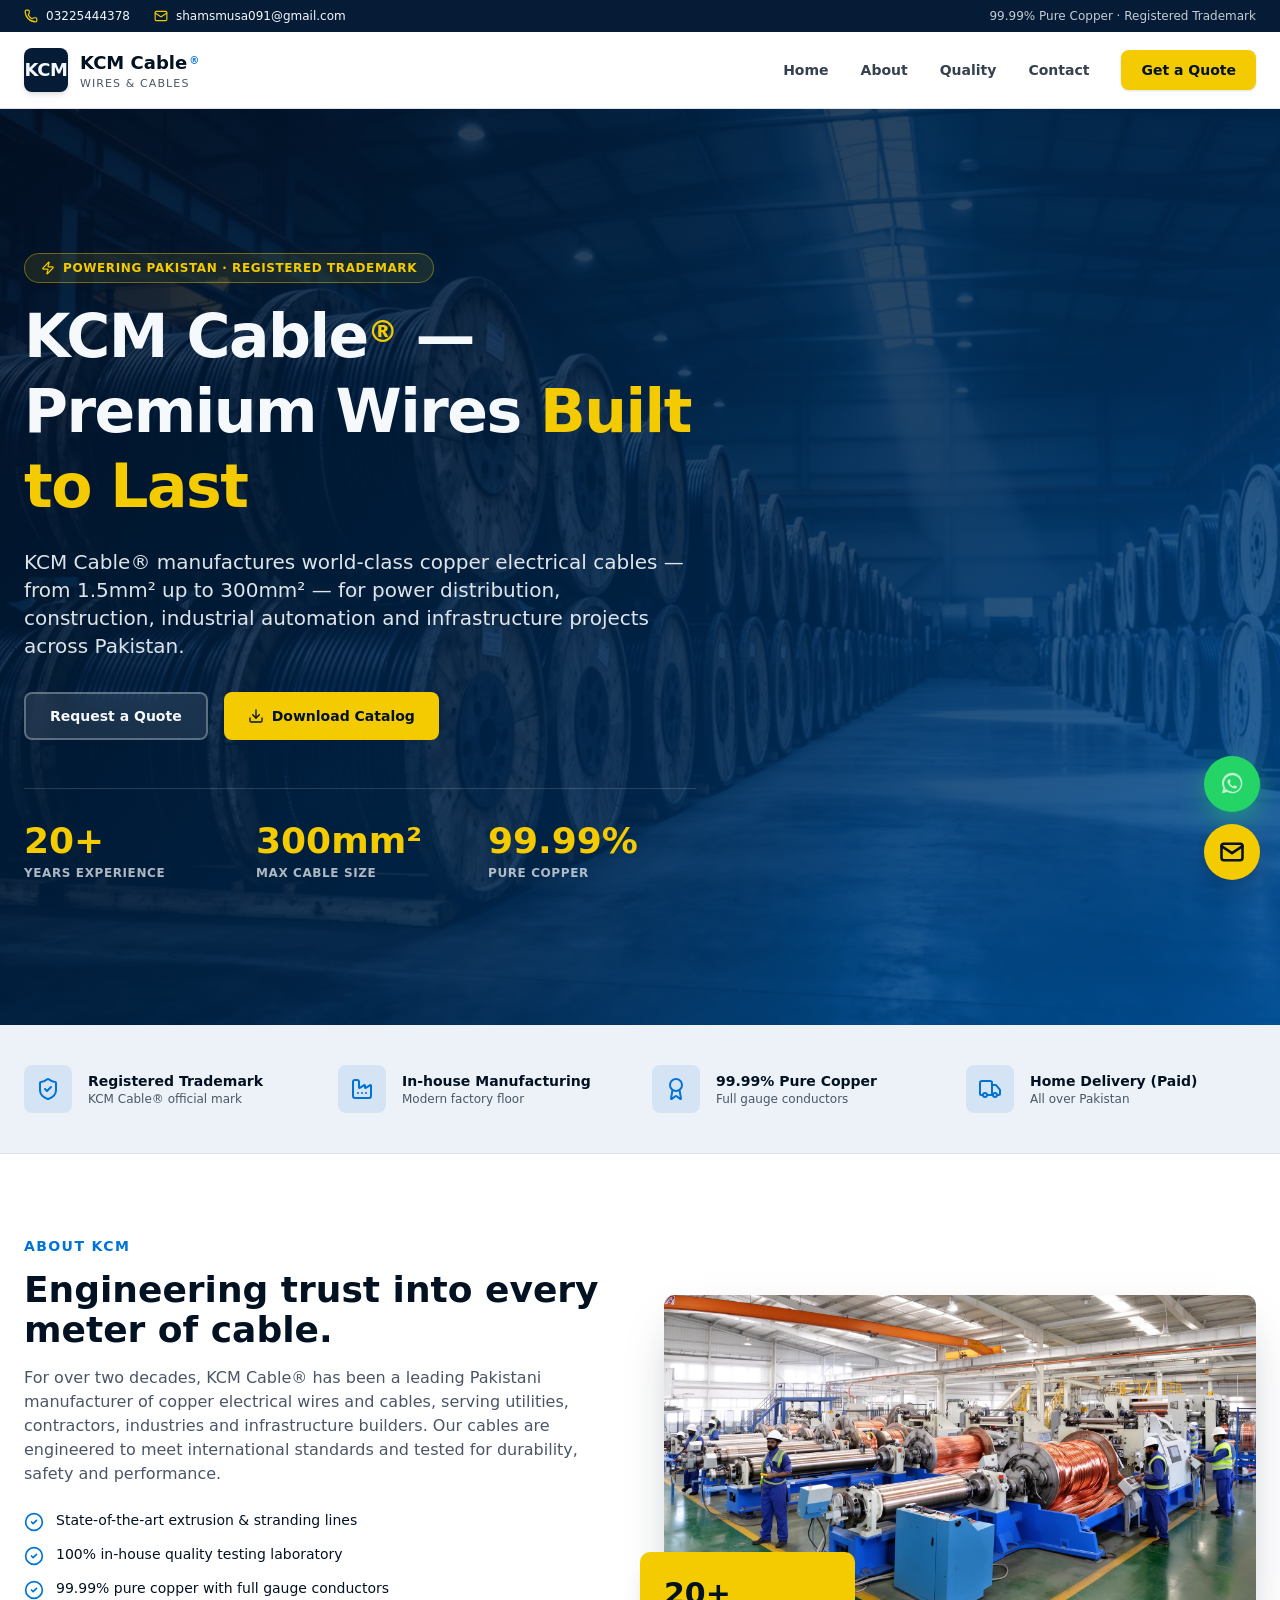
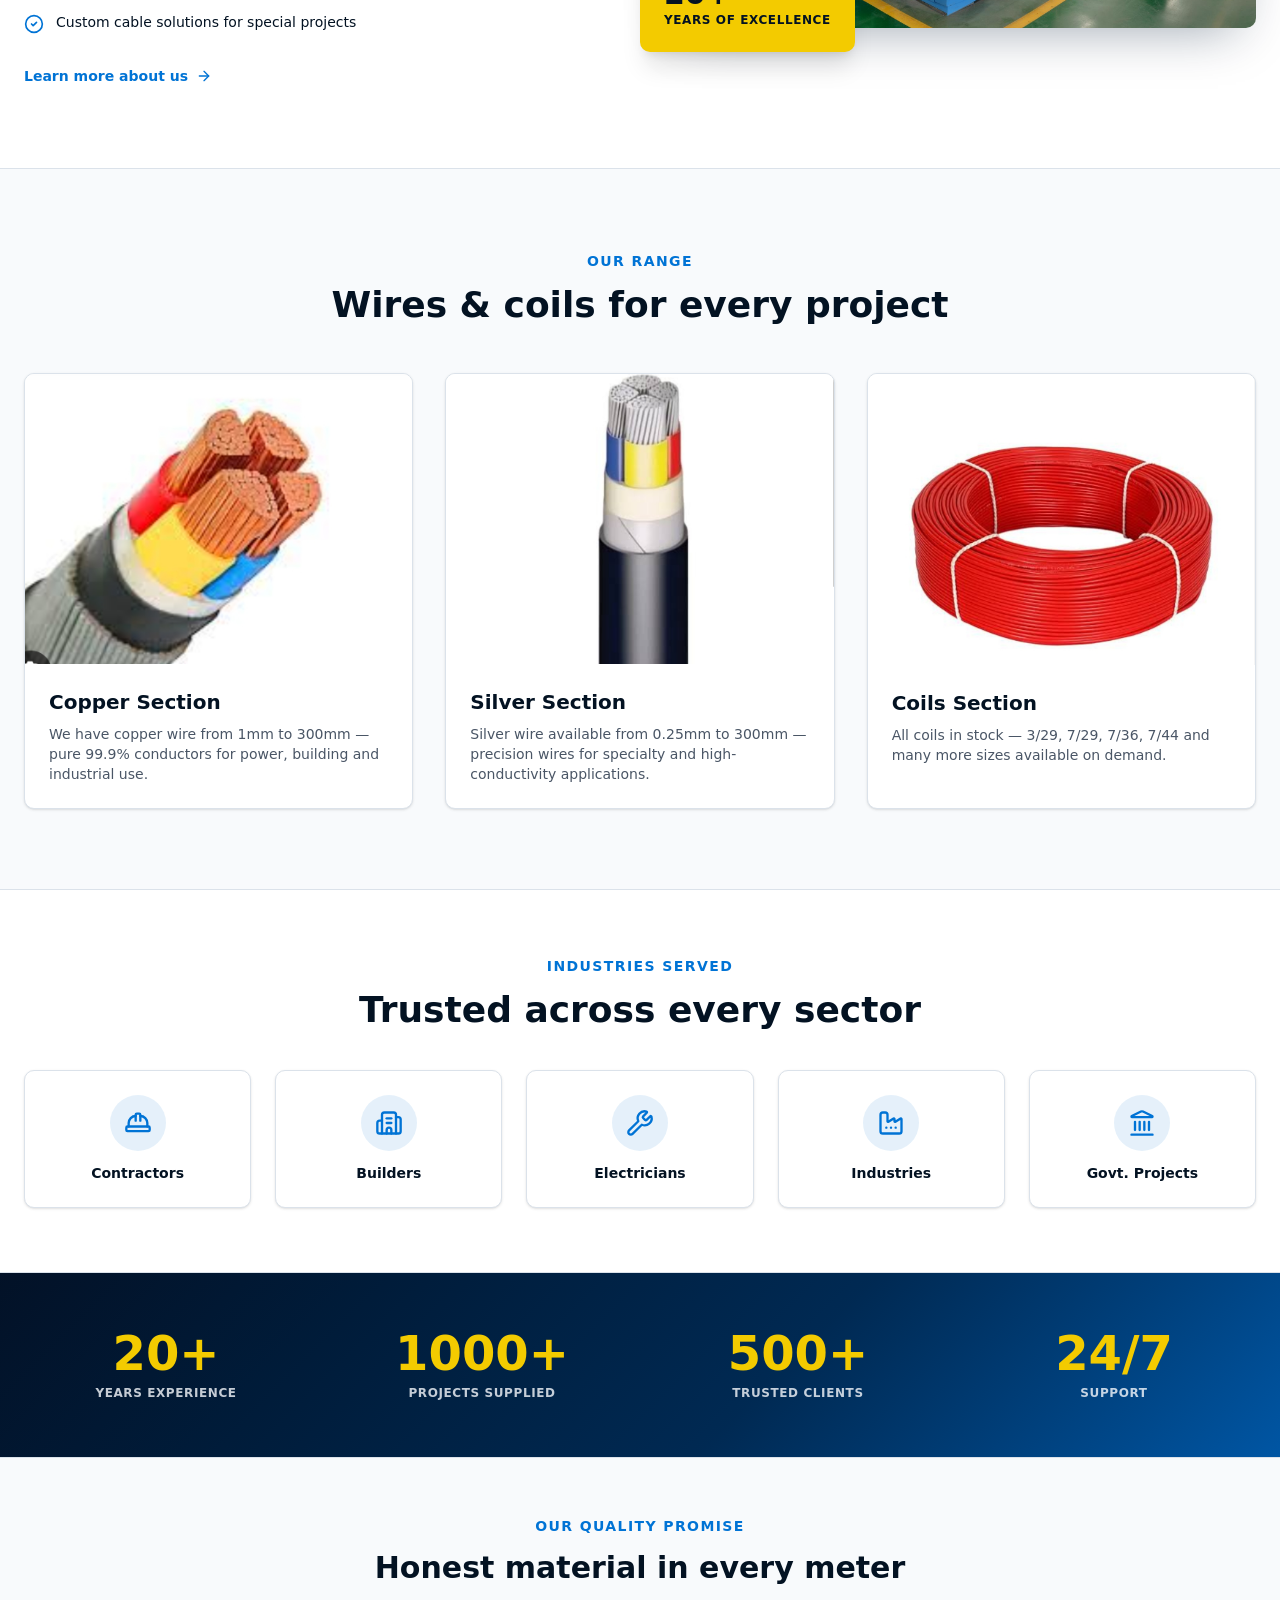
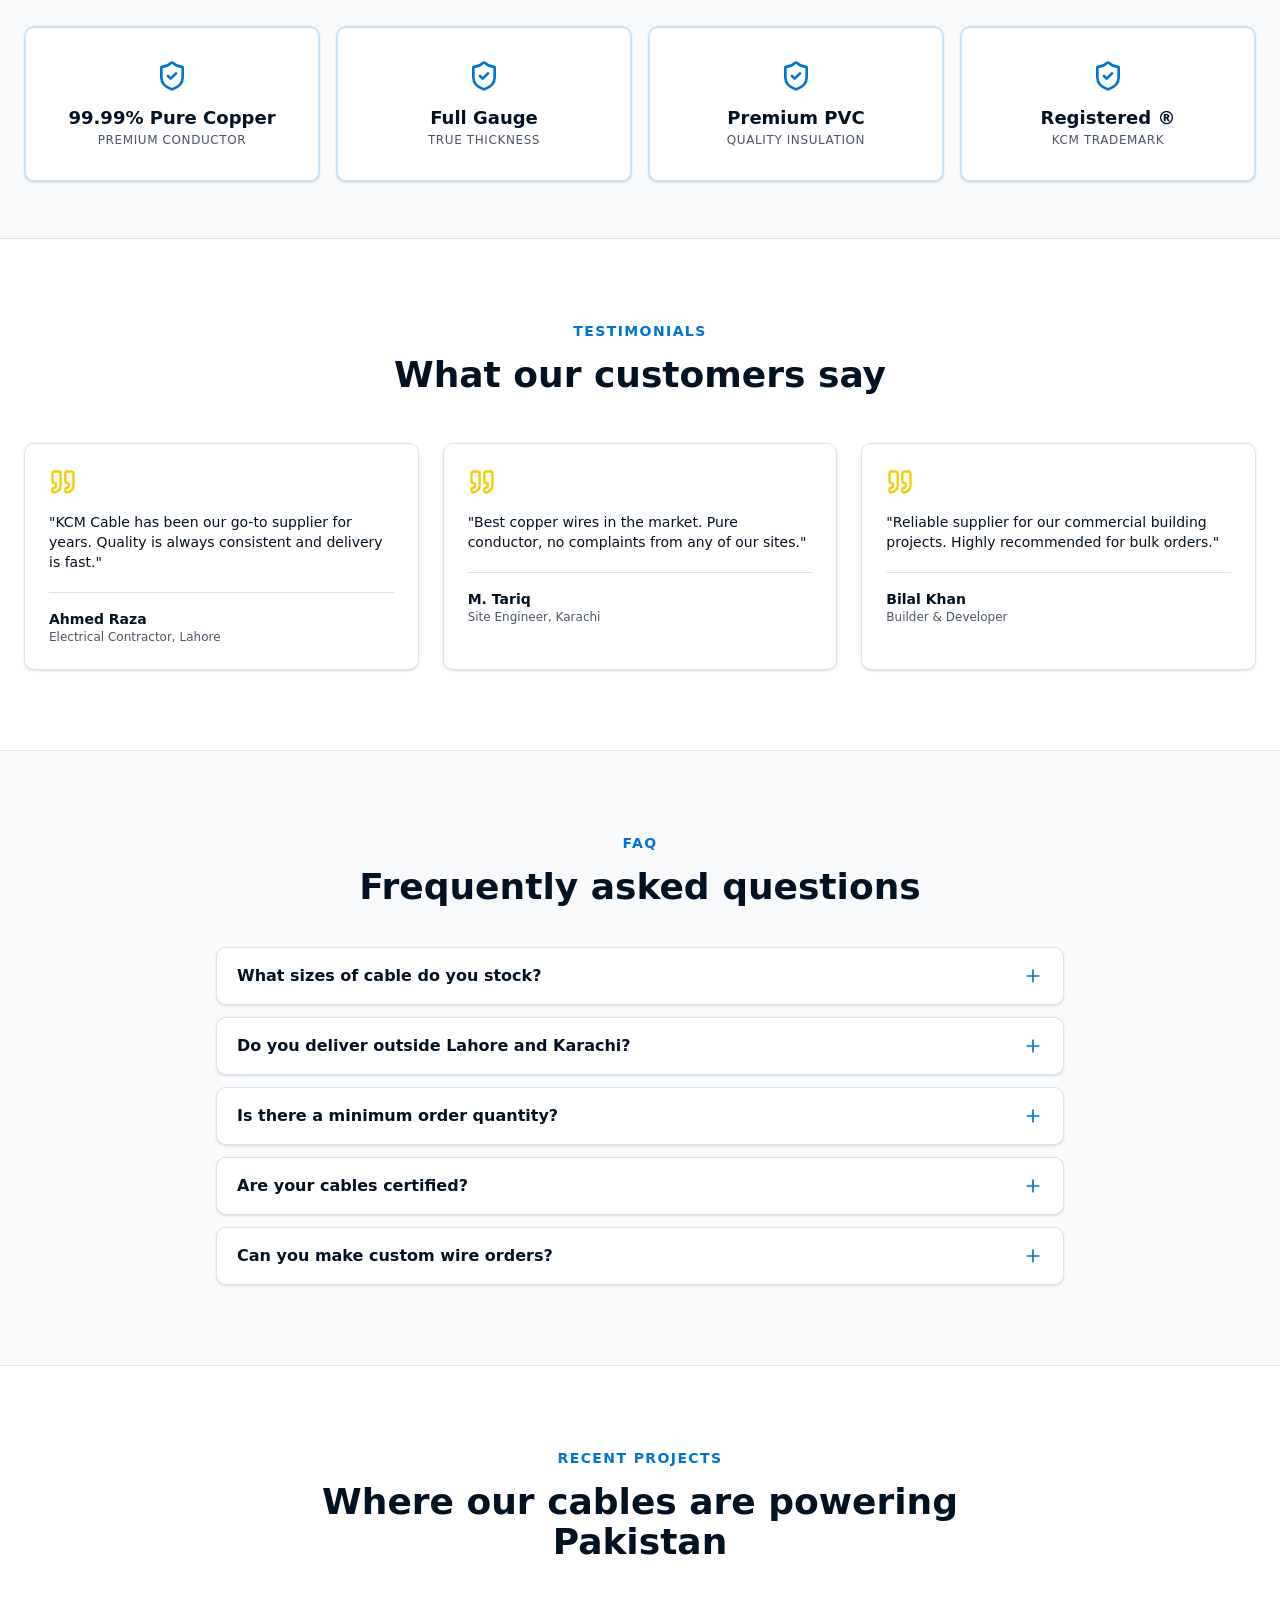
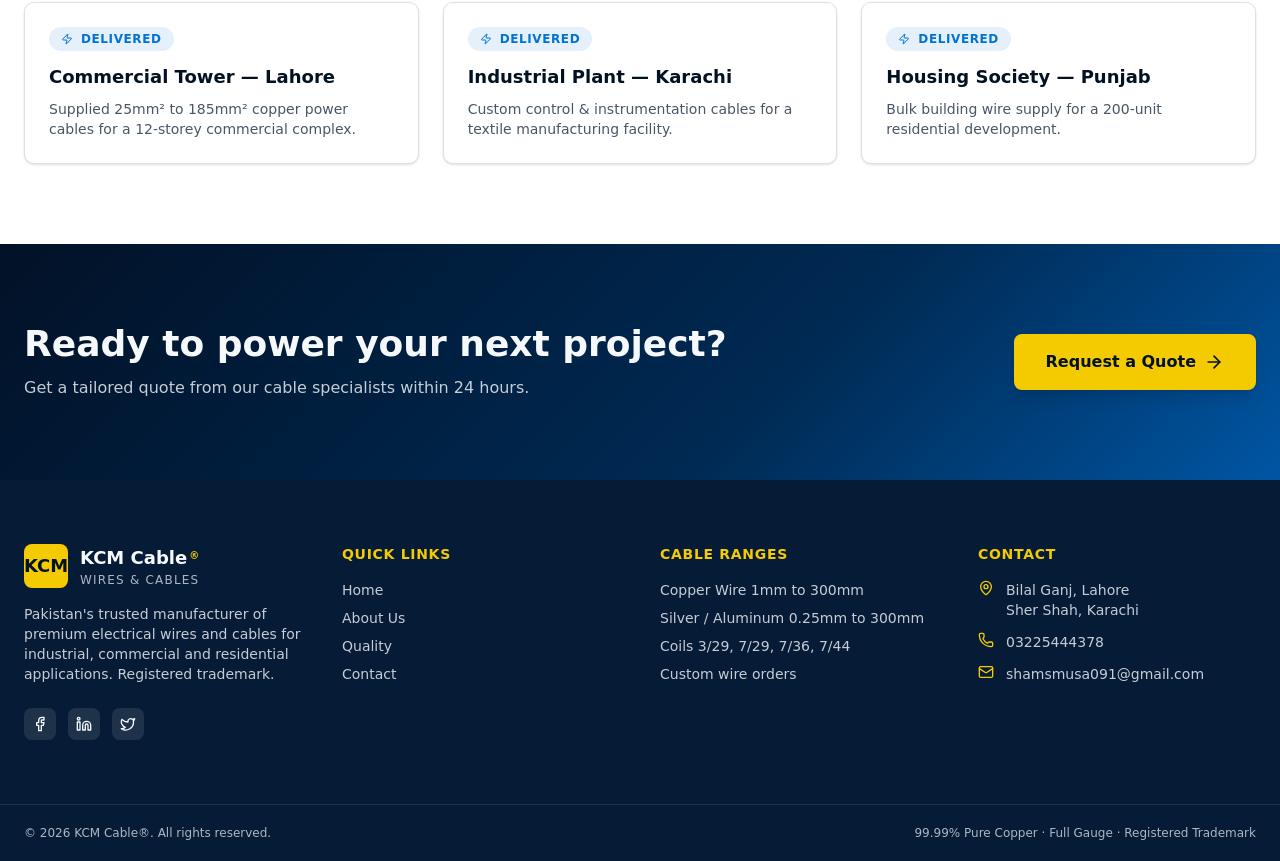
<file: KCM-Cables/index.html>
<!DOCTYPE html>
<html lang="en" data-tsd-source="/src/routes/__root.tsx:65:5"><head data-tsd-source="/src/routes/__root.tsx:66:7"><meta charset="utf-8"><meta name="viewport" content="width=device-width, initial-scale=1"><link rel="preload" as="image" href="assets/hero-cables.jpg"><title>Karachi Cable Merchants — KCM Cable® Wires &amp; Cables Pakistan</title><meta name="author" content="Lovable"><meta name="google-site-verification" content="dXcrU3qrMHnXOo8D0hvcqdh7m6MIV_Lym0tZk9ZbYNw"><meta property="og:type" content="website"><meta name="twitter:card" content="summary"><meta name="twitter:site" content="@Lovable"><meta name="description" content="Karachi Cable Merchants (KCM Cable®) — premium copper wires 1mm–300mm, silver/aluminum wires 0.25mm–300mm, coils 3/29 7/29 7/36 7/44 &amp; more. Paid home delivery all over Pakistan."><meta property="og:title" content="KCM Cable® — Premium Wires &amp; Cables Pakistan"><meta property="og:description" content="Premium copper power cables, building wires, control &amp; instrumentation cables up to 300mm². 99.99% pure copper, full gauge, registered trademark — made in Pakistan."><meta property="og:image" content="assets/hero-cables.jpg"><meta name="twitter:image" content="assets/hero-cables.jpg"><link rel="icon" type="image/png" href="assets/favicon.png"><link rel="stylesheet" href="styles.css"></head><body data-tsd-source="/src/routes/__root.tsx:69:7"><!--$--><div class="min-h-screen bg-background" data-tsd-source="/src/routes/index.tsx:53:5"><header class="sticky top-0 z-50 w-full" data-tsd-source="/src/components/site-header.tsx:18:5"><div class="hidden bg-primary text-primary-foreground md:block" data-tsd-source="/src/components/site-header.tsx:20:7"><div class="mx-auto flex max-w-7xl items-center justify-between px-6 py-2 text-xs" data-tsd-source="/src/components/site-header.tsx:21:9"><div class="flex items-center gap-6" data-tsd-source="/src/components/site-header.tsx:22:11"><span class="flex items-center gap-2" data-tsd-source="/src/components/site-header.tsx:23:13"><svg xmlns="http://www.w3.org/2000/svg" width="24" height="24" viewBox="0 0 24 24" fill="none" stroke="currentColor" stroke-width="2" stroke-linecap="round" stroke-linejoin="round" class="lucide lucide-phone h-3.5 w-3.5 text-accent" aria-hidden="true" data-tsd-source="/src/components/site-header.tsx:24:15"><path d="M13.832 16.568a1 1 0 0 0 1.213-.303l.355-.465A2 2 0 0 1 17 15h3a2 2 0 0 1 2 2v3a2 2 0 0 1-2 2A18 18 0 0 1 2 4a2 2 0 0 1 2-2h3a2 2 0 0 1 2 2v3a2 2 0 0 1-.8 1.6l-.468.351a1 1 0 0 0-.292 1.233 14 14 0 0 0 6.392 6.384"></path></svg>03225444378</span><span class="flex items-center gap-2" data-tsd-source="/src/components/site-header.tsx:27:13"><svg xmlns="http://www.w3.org/2000/svg" width="24" height="24" viewBox="0 0 24 24" fill="none" stroke="currentColor" stroke-width="2" stroke-linecap="round" stroke-linejoin="round" class="lucide lucide-mail h-3.5 w-3.5 text-accent" aria-hidden="true" data-tsd-source="/src/components/site-header.tsx:28:15"><path d="m22 7-8.991 5.727a2 2 0 0 1-2.009 0L2 7"></path><rect x="2" y="4" width="20" height="16" rx="2"></rect></svg>shamsmusa091@gmail.com</span></div><span class="text-primary-foreground/80" data-tsd-source="/src/components/site-header.tsx:32:11">99.99% Pure Copper · Registered Trademark</span></div></div><div class="border-b border-border bg-background/95 backdrop-blur supports-[backdrop-filter]:bg-background/80" data-tsd-source="/src/components/site-header.tsx:39:7"><div class="mx-auto flex max-w-7xl items-center justify-between px-6 py-4" data-tsd-source="/src/components/site-header.tsx:40:9"><a data-tsd-source="/src/components/site-header.tsx:41:11" class="flex items-center gap-3 active" href="index.html" data-status="active" aria-current="page"><div class="flex h-11 w-11 items-center justify-center rounded-md bg-primary text-primary-foreground shadow-md" data-tsd-source="/src/components/site-header.tsx:42:13"><span class="text-lg font-black tracking-tight" data-tsd-source="/src/components/site-header.tsx:43:15">KCM</span></div><div class="leading-tight" data-tsd-source="/src/components/site-header.tsx:45:13"><div class="text-lg font-bold text-foreground" data-tsd-source="/src/components/site-header.tsx:46:15">KCM Cable<sup class="ml-0.5 text-[10px] font-bold text-brand" data-tsd-source="/src/components/site-header.tsx:47:26">®</sup></div><div class="text-[11px] uppercase tracking-widest text-muted-foreground" data-tsd-source="/src/components/site-header.tsx:49:15">Wires &amp; Cables</div></div></a><nav class="hidden items-center gap-8 lg:flex" data-tsd-source="/src/components/site-header.tsx:55:11"><a data-tsd-source="/src/components/site-header.tsx:57:15" class="text-sm font-semibold text-foreground/80 transition-colors hover:text-brand text-brand" href="index.html" data-status="active" aria-current="page">Home</a><a data-tsd-source="/src/components/site-header.tsx:57:15" href="about.html" class="text-sm font-semibold text-foreground/80 transition-colors hover:text-brand">About</a><a data-tsd-source="/src/components/site-header.tsx:57:15" href="quality.html" class="text-sm font-semibold text-foreground/80 transition-colors hover:text-brand">Quality</a><a data-tsd-source="/src/components/site-header.tsx:57:15" href="contact.html" class="text-sm font-semibold text-foreground/80 transition-colors hover:text-brand">Contact</a><a data-tsd-source="/src/components/site-header.tsx:67:13" href="quote.html" class="rounded-md bg-accent px-5 py-2.5 text-sm font-bold text-accent-foreground shadow-sm transition-all hover:brightness-95">Get a Quote</a></nav><button type="button" aria-label="Toggle menu" class="rounded-md p-2 text-foreground lg:hidden" data-tsd-source="/src/components/site-header.tsx:75:11"><svg xmlns="http://www.w3.org/2000/svg" width="24" height="24" viewBox="0 0 24 24" fill="none" stroke="currentColor" stroke-width="2" stroke-linecap="round" stroke-linejoin="round" class="lucide lucide-menu h-6 w-6" aria-hidden="true" data-tsd-source="/src/components/site-header.tsx:81:49"><path d="M4 5h16"></path><path d="M4 12h16"></path><path d="M4 19h16"></path></svg></button></div></div></header><section class="relative overflow-hidden" data-tsd-source="/src/routes/index.tsx:57:7"><div class="absolute inset-0" data-tsd-source="/src/routes/index.tsx:58:9"><img src="assets/hero-cables.jpg" alt="Industrial copper cables in factory" width="1920" height="1080" class="h-full w-full object-cover" data-tsd-source="/src/routes/index.tsx:59:11"><div class="absolute inset-0" style="background:var(--gradient-hero);opacity:0.85" data-tsd-source="/src/routes/index.tsx:66:11"></div></div><div class="relative mx-auto max-w-7xl px-6 py-24 md:py-36" data-tsd-source="/src/routes/index.tsx:71:9"><div class="max-w-2xl text-primary-foreground" data-tsd-source="/src/routes/index.tsx:72:11"><div class="mb-4 inline-flex items-center gap-2 rounded-full border border-accent/40 bg-accent/10 px-4 py-1.5 text-xs font-bold uppercase tracking-wider text-accent" data-tsd-source="/src/routes/index.tsx:73:13"><svg xmlns="http://www.w3.org/2000/svg" width="24" height="24" viewBox="0 0 24 24" fill="none" stroke="currentColor" stroke-width="2" stroke-linecap="round" stroke-linejoin="round" class="lucide lucide-zap h-3.5 w-3.5" aria-hidden="true" data-tsd-source="/src/routes/index.tsx:74:15"><path d="M4 14a1 1 0 0 1-.78-1.63l9.9-10.2a.5.5 0 0 1 .86.46l-1.92 6.02A1 1 0 0 0 13 10h7a1 1 0 0 1 .78 1.63l-9.9 10.2a.5.5 0 0 1-.86-.46l1.92-6.02A1 1 0 0 0 11 14z"></path></svg> Powering Pakistan · Registered Trademark</div><h1 class="text-4xl font-black leading-tight tracking-tight md:text-6xl" data-tsd-source="/src/routes/index.tsx:76:13">KCM Cable<sup class="text-2xl text-accent md:text-3xl" data-tsd-source="/src/routes/index.tsx:77:24">®</sup> — Premium Wires<!-- --> <span class="text-accent" data-tsd-source="/src/routes/index.tsx:78:15">Built to Last</span></h1><p class="mt-6 text-lg text-primary-foreground/90 md:text-xl" data-tsd-source="/src/routes/index.tsx:80:13">KCM Cable® manufactures world-class copper electrical cables — from 1.5mm² up to 300mm² — for power distribution, construction, industrial automation and infrastructure projects across Pakistan.</p><div class="mt-8 flex flex-wrap gap-4" data-tsd-source="/src/routes/index.tsx:85:13"><a data-tsd-source="/src/routes/index.tsx:86:15" href="quote.html" class="inline-flex items-center gap-2 rounded-md border-2 border-primary-foreground/30 bg-white/10 px-6 py-3 text-sm font-bold text-primary-foreground backdrop-blur transition-colors hover:bg-white/20">Request a Quote</a><a href="assets/kcm-cable-catalog.pdf" download="" class="inline-flex items-center gap-2 rounded-md bg-accent px-6 py-3 text-sm font-bold text-accent-foreground transition-transform hover:scale-105" data-tsd-source="/src/routes/index.tsx:92:15"><svg xmlns="http://www.w3.org/2000/svg" width="24" height="24" viewBox="0 0 24 24" fill="none" stroke="currentColor" stroke-width="2" stroke-linecap="round" stroke-linejoin="round" class="lucide lucide-download h-4 w-4" aria-hidden="true" data-tsd-source="/src/routes/index.tsx:97:17"><path d="M12 15V3"></path><path d="M21 15v4a2 2 0 0 1-2 2H5a2 2 0 0 1-2-2v-4"></path><path d="m7 10 5 5 5-5"></path></svg> Download Catalog</a></div><div class="mt-12 grid grid-cols-3 gap-6 border-t border-white/15 pt-8" data-tsd-source="/src/routes/index.tsx:101:13"><div data-tsd-source="/src/routes/index.tsx:403:5"><div class="text-3xl font-black text-accent md:text-4xl" data-tsd-source="/src/routes/index.tsx:404:7">20+</div><div class="mt-1 text-xs font-semibold uppercase tracking-wider text-primary-foreground/70" data-tsd-source="/src/routes/index.tsx:405:7">Years Experience</div></div><div data-tsd-source="/src/routes/index.tsx:403:5"><div class="text-3xl font-black text-accent md:text-4xl" data-tsd-source="/src/routes/index.tsx:404:7">300mm²</div><div class="mt-1 text-xs font-semibold uppercase tracking-wider text-primary-foreground/70" data-tsd-source="/src/routes/index.tsx:405:7">Max Cable Size</div></div><div data-tsd-source="/src/routes/index.tsx:403:5"><div class="text-3xl font-black text-accent md:text-4xl" data-tsd-source="/src/routes/index.tsx:404:7">99.99%</div><div class="mt-1 text-xs font-semibold uppercase tracking-wider text-primary-foreground/70" data-tsd-source="/src/routes/index.tsx:405:7">Pure Copper</div></div></div></div></div></section><section class="border-b border-border bg-secondary" data-tsd-source="/src/routes/index.tsx:111:7"><div class="mx-auto grid max-w-7xl gap-6 px-6 py-10 md:grid-cols-4" data-tsd-source="/src/routes/index.tsx:112:9"><div class="flex items-center gap-4" data-tsd-source="/src/routes/index.tsx:414:5"><div class="flex h-12 w-12 shrink-0 items-center justify-center rounded-md bg-brand/10 text-brand" data-tsd-source="/src/routes/index.tsx:415:7"><svg xmlns="http://www.w3.org/2000/svg" width="24" height="24" viewBox="0 0 24 24" fill="none" stroke="currentColor" stroke-width="2" stroke-linecap="round" stroke-linejoin="round" class="lucide lucide-shield-check h-6 w-6" aria-hidden="true"><path d="M20 13c0 5-3.5 7.5-7.66 8.95a1 1 0 0 1-.67-.01C7.5 20.5 4 18 4 13V6a1 1 0 0 1 1-1c2 0 4.5-1.2 6.24-2.72a1.17 1.17 0 0 1 1.52 0C14.51 3.81 17 5 19 5a1 1 0 0 1 1 1z"></path><path d="m9 12 2 2 4-4"></path></svg></div><div data-tsd-source="/src/routes/index.tsx:418:7"><div class="text-sm font-bold text-foreground" data-tsd-source="/src/routes/index.tsx:419:9">Registered Trademark</div><div class="text-xs text-muted-foreground" data-tsd-source="/src/routes/index.tsx:420:9">KCM Cable® official mark</div></div></div><div class="flex items-center gap-4" data-tsd-source="/src/routes/index.tsx:414:5"><div class="flex h-12 w-12 shrink-0 items-center justify-center rounded-md bg-brand/10 text-brand" data-tsd-source="/src/routes/index.tsx:415:7"><svg xmlns="http://www.w3.org/2000/svg" width="24" height="24" viewBox="0 0 24 24" fill="none" stroke="currentColor" stroke-width="2" stroke-linecap="round" stroke-linejoin="round" class="lucide lucide-factory h-6 w-6" aria-hidden="true"><path d="M12 16h.01"></path><path d="M16 16h.01"></path><path d="M3 19a2 2 0 0 0 2 2h14a2 2 0 0 0 2-2V8.5a.5.5 0 0 0-.769-.422l-4.462 2.844A.5.5 0 0 1 15 10.5v-2a.5.5 0 0 0-.769-.422L9.77 10.922A.5.5 0 0 1 9 10.5V5a2 2 0 0 0-2-2H5a2 2 0 0 0-2 2z"></path><path d="M8 16h.01"></path></svg></div><div data-tsd-source="/src/routes/index.tsx:418:7"><div class="text-sm font-bold text-foreground" data-tsd-source="/src/routes/index.tsx:419:9">In-house Manufacturing</div><div class="text-xs text-muted-foreground" data-tsd-source="/src/routes/index.tsx:420:9">Modern factory floor</div></div></div><div class="flex items-center gap-4" data-tsd-source="/src/routes/index.tsx:414:5"><div class="flex h-12 w-12 shrink-0 items-center justify-center rounded-md bg-brand/10 text-brand" data-tsd-source="/src/routes/index.tsx:415:7"><svg xmlns="http://www.w3.org/2000/svg" width="24" height="24" viewBox="0 0 24 24" fill="none" stroke="currentColor" stroke-width="2" stroke-linecap="round" stroke-linejoin="round" class="lucide lucide-award h-6 w-6" aria-hidden="true"><path d="m15.477 12.89 1.515 8.526a.5.5 0 0 1-.81.47l-3.58-2.687a1 1 0 0 0-1.197 0l-3.586 2.686a.5.5 0 0 1-.81-.469l1.514-8.526"></path><circle cx="12" cy="8" r="6"></circle></svg></div><div data-tsd-source="/src/routes/index.tsx:418:7"><div class="text-sm font-bold text-foreground" data-tsd-source="/src/routes/index.tsx:419:9">99.99% Pure Copper</div><div class="text-xs text-muted-foreground" data-tsd-source="/src/routes/index.tsx:420:9">Full gauge conductors</div></div></div><div class="flex items-center gap-4" data-tsd-source="/src/routes/index.tsx:414:5"><div class="flex h-12 w-12 shrink-0 items-center justify-center rounded-md bg-brand/10 text-brand" data-tsd-source="/src/routes/index.tsx:415:7"><svg xmlns="http://www.w3.org/2000/svg" width="24" height="24" viewBox="0 0 24 24" fill="none" stroke="currentColor" stroke-width="2" stroke-linecap="round" stroke-linejoin="round" class="lucide lucide-truck h-6 w-6" aria-hidden="true"><path d="M14 18V6a2 2 0 0 0-2-2H4a2 2 0 0 0-2 2v11a1 1 0 0 0 1 1h2"></path><path d="M15 18H9"></path><path d="M19 18h2a1 1 0 0 0 1-1v-3.65a1 1 0 0 0-.22-.624l-3.48-4.35A1 1 0 0 0 17.52 8H14"></path><circle cx="17" cy="18" r="2"></circle><circle cx="7" cy="18" r="2"></circle></svg></div><div data-tsd-source="/src/routes/index.tsx:418:7"><div class="text-sm font-bold text-foreground" data-tsd-source="/src/routes/index.tsx:419:9">Home Delivery (Paid)</div><div class="text-xs text-muted-foreground" data-tsd-source="/src/routes/index.tsx:420:9">All over Pakistan</div></div></div></div></section><section class="mx-auto max-w-7xl px-6 py-20" data-tsd-source="/src/routes/index.tsx:121:7"><div class="grid items-center gap-12 lg:grid-cols-2" data-tsd-source="/src/routes/index.tsx:122:9"><div data-tsd-source="/src/routes/index.tsx:123:11"><span class="text-sm font-bold uppercase tracking-widest text-brand" data-tsd-source="/src/routes/index.tsx:124:13">About KCM</span><h2 class="mt-3 text-3xl font-black text-foreground md:text-4xl" data-tsd-source="/src/routes/index.tsx:127:13">Engineering trust into every meter of cable.</h2><p class="mt-4 text-muted-foreground" data-tsd-source="/src/routes/index.tsx:130:13">For over two decades, KCM Cable® has been a leading Pakistani manufacturer of copper electrical wires and cables, serving utilities, contractors, industries and infrastructure builders. Our cables are engineered to meet international standards and tested for durability, safety and performance.</p><ul class="mt-6 space-y-3" data-tsd-source="/src/routes/index.tsx:137:13"><li class="flex items-start gap-3 text-sm text-foreground" data-tsd-source="/src/routes/index.tsx:144:17"><svg xmlns="http://www.w3.org/2000/svg" width="24" height="24" viewBox="0 0 24 24" fill="none" stroke="currentColor" stroke-width="2" stroke-linecap="round" stroke-linejoin="round" class="lucide lucide-circle-check mt-0.5 h-5 w-5 shrink-0 text-brand" aria-hidden="true" data-tsd-source="/src/routes/index.tsx:145:19"><circle cx="12" cy="12" r="10"></circle><path d="m9 12 2 2 4-4"></path></svg>State-of-the-art extrusion &amp; stranding lines</li><li class="flex items-start gap-3 text-sm text-foreground" data-tsd-source="/src/routes/index.tsx:144:17"><svg xmlns="http://www.w3.org/2000/svg" width="24" height="24" viewBox="0 0 24 24" fill="none" stroke="currentColor" stroke-width="2" stroke-linecap="round" stroke-linejoin="round" class="lucide lucide-circle-check mt-0.5 h-5 w-5 shrink-0 text-brand" aria-hidden="true" data-tsd-source="/src/routes/index.tsx:145:19"><circle cx="12" cy="12" r="10"></circle><path d="m9 12 2 2 4-4"></path></svg>100% in-house quality testing laboratory</li><li class="flex items-start gap-3 text-sm text-foreground" data-tsd-source="/src/routes/index.tsx:144:17"><svg xmlns="http://www.w3.org/2000/svg" width="24" height="24" viewBox="0 0 24 24" fill="none" stroke="currentColor" stroke-width="2" stroke-linecap="round" stroke-linejoin="round" class="lucide lucide-circle-check mt-0.5 h-5 w-5 shrink-0 text-brand" aria-hidden="true" data-tsd-source="/src/routes/index.tsx:145:19"><circle cx="12" cy="12" r="10"></circle><path d="m9 12 2 2 4-4"></path></svg>99.99% pure copper with full gauge conductors</li><li class="flex items-start gap-3 text-sm text-foreground" data-tsd-source="/src/routes/index.tsx:144:17"><svg xmlns="http://www.w3.org/2000/svg" width="24" height="24" viewBox="0 0 24 24" fill="none" stroke="currentColor" stroke-width="2" stroke-linecap="round" stroke-linejoin="round" class="lucide lucide-circle-check mt-0.5 h-5 w-5 shrink-0 text-brand" aria-hidden="true" data-tsd-source="/src/routes/index.tsx:145:19"><circle cx="12" cy="12" r="10"></circle><path d="m9 12 2 2 4-4"></path></svg>Custom cable solutions for special projects</li></ul><a data-tsd-source="/src/routes/index.tsx:150:13" href="about.html" class="mt-8 inline-flex items-center gap-2 text-sm font-bold text-brand hover:underline">Learn more about us <svg xmlns="http://www.w3.org/2000/svg" width="24" height="24" viewBox="0 0 24 24" fill="none" stroke="currentColor" stroke-width="2" stroke-linecap="round" stroke-linejoin="round" class="lucide lucide-arrow-right h-4 w-4" aria-hidden="true" data-tsd-source="/src/routes/index.tsx:154:35"><path d="M5 12h14"></path><path d="m12 5 7 7-7 7"></path></svg></a></div><div class="relative" data-tsd-source="/src/routes/index.tsx:157:11"><img src="assets/factory.jpg" alt="KCM Cable manufacturing facility" loading="lazy" width="1600" height="900" class="rounded-lg object-cover shadow-2xl" style="box-shadow:var(--shadow-elegant)" data-tsd-source="/src/routes/index.tsx:158:13"><div class="absolute -bottom-6 -left-6 hidden rounded-lg bg-accent p-6 text-accent-foreground shadow-xl md:block" data-tsd-source="/src/routes/index.tsx:167:13"><div class="text-3xl font-black" data-tsd-source="/src/routes/index.tsx:168:15">20+</div><div class="text-xs font-bold uppercase tracking-wider" data-tsd-source="/src/routes/index.tsx:169:15">Years of Excellence</div></div></div></div></section><section class="border-t border-border bg-secondary/40" data-tsd-source="/src/routes/index.tsx:176:7"><div class="mx-auto max-w-7xl px-6 py-20" data-tsd-source="/src/routes/index.tsx:177:9"><div class="mx-auto max-w-2xl text-center" data-tsd-source="/src/routes/index.tsx:178:11"><span class="text-sm font-bold uppercase tracking-widest text-brand" data-tsd-source="/src/routes/index.tsx:179:13">Our Range</span><h2 class="mt-3 text-3xl font-black text-foreground md:text-4xl" data-tsd-source="/src/routes/index.tsx:182:13">Wires &amp; coils for every project</h2></div><div class="mt-12 grid gap-8 md:grid-cols-3" data-tsd-source="/src/routes/index.tsx:186:11"><div class="overflow-hidden rounded-lg border border-border bg-card shadow-sm" data-tsd-source="/src/routes/index.tsx:438:5"><div class="aspect-[4/3] overflow-hidden bg-muted" data-tsd-source="/src/routes/index.tsx:439:7"><img src="assets/copper-variant-1.jpg" alt="Copper wire" loading="lazy" width="800" height="600" class="h-full w-full object-cover" data-tsd-source="/src/routes/index.tsx:440:9"></div><div class="p-6" data-tsd-source="/src/routes/index.tsx:449:7"><h3 class="text-xl font-black text-foreground" data-tsd-source="/src/routes/index.tsx:450:9">Copper Section</h3><p class="mt-2 text-sm text-muted-foreground" data-tsd-source="/src/routes/index.tsx:451:9">We have copper wire from 1mm to 300mm — pure 99.9% conductors for power, building and industrial use.</p></div></div><div class="overflow-hidden rounded-lg border border-border bg-card shadow-sm" data-tsd-source="/src/routes/index.tsx:438:5"><div class="aspect-[4/3] overflow-hidden bg-muted" data-tsd-source="/src/routes/index.tsx:439:7"><img src="assets/cable-silver-aluminum.jpg" alt="Silver wire" loading="lazy" width="800" height="600" class="h-full w-full object-cover" data-tsd-source="/src/routes/index.tsx:440:9"></div><div class="p-6" data-tsd-source="/src/routes/index.tsx:449:7"><h3 class="text-xl font-black text-foreground" data-tsd-source="/src/routes/index.tsx:450:9">Silver Section</h3><p class="mt-2 text-sm text-muted-foreground" data-tsd-source="/src/routes/index.tsx:451:9">Silver wire available from 0.25mm to 300mm — precision wires for specialty and high-conductivity applications.</p></div></div><div class="overflow-hidden rounded-lg border border-border bg-card shadow-sm" data-tsd-source="/src/routes/index.tsx:438:5"><div class="aspect-[4/3] overflow-hidden bg-muted" data-tsd-source="/src/routes/index.tsx:439:7"><img src="assets/coil-red-new.jpg" alt="Cable coil" loading="lazy" width="800" height="600" class="h-full w-full object-cover" data-tsd-source="/src/routes/index.tsx:440:9"></div><div class="p-6" data-tsd-source="/src/routes/index.tsx:449:7"><h3 class="text-xl font-black text-foreground" data-tsd-source="/src/routes/index.tsx:450:9">Coils Section</h3><p class="mt-2 text-sm text-muted-foreground" data-tsd-source="/src/routes/index.tsx:451:9">All coils in stock — 3/29, 7/29, 7/36, 7/44 and many more sizes available on demand.</p></div></div></div></div></section><section class="border-t border-border bg-background" data-tsd-source="/src/routes/index.tsx:210:7"><div class="mx-auto max-w-7xl px-6 py-16" data-tsd-source="/src/routes/index.tsx:211:9"><div class="mx-auto max-w-2xl text-center" data-tsd-source="/src/routes/index.tsx:212:11"><span class="text-sm font-bold uppercase tracking-widest text-brand" data-tsd-source="/src/routes/index.tsx:213:13">Industries Served</span><h2 class="mt-3 text-3xl font-black text-foreground md:text-4xl" data-tsd-source="/src/routes/index.tsx:216:13">Trusted across every sector</h2></div><div class="mt-10 grid grid-cols-2 gap-6 md:grid-cols-5" data-tsd-source="/src/routes/index.tsx:220:11"><div class="flex flex-col items-center gap-3 rounded-lg border border-border bg-card p-6 text-center shadow-sm transition-transform hover:-translate-y-1" data-tsd-source="/src/routes/index.tsx:459:5"><div class="flex h-14 w-14 items-center justify-center rounded-full bg-brand/10 text-brand" data-tsd-source="/src/routes/index.tsx:460:7"><svg xmlns="http://www.w3.org/2000/svg" width="24" height="24" viewBox="0 0 24 24" fill="none" stroke="currentColor" stroke-width="2" stroke-linecap="round" stroke-linejoin="round" class="lucide lucide-hard-hat h-7 w-7" aria-hidden="true"><path d="M10 10V5a1 1 0 0 1 1-1h2a1 1 0 0 1 1 1v5"></path><path d="M14 6a6 6 0 0 1 6 6v3"></path><path d="M4 15v-3a6 6 0 0 1 6-6"></path><rect x="2" y="15" width="20" height="4" rx="1"></rect></svg></div><div class="text-sm font-bold text-foreground" data-tsd-source="/src/routes/index.tsx:463:7">Contractors</div></div><div class="flex flex-col items-center gap-3 rounded-lg border border-border bg-card p-6 text-center shadow-sm transition-transform hover:-translate-y-1" data-tsd-source="/src/routes/index.tsx:459:5"><div class="flex h-14 w-14 items-center justify-center rounded-full bg-brand/10 text-brand" data-tsd-source="/src/routes/index.tsx:460:7"><svg xmlns="http://www.w3.org/2000/svg" width="24" height="24" viewBox="0 0 24 24" fill="none" stroke="currentColor" stroke-width="2" stroke-linecap="round" stroke-linejoin="round" class="lucide lucide-building2 lucide-building-2 h-7 w-7" aria-hidden="true"><path d="M10 12h4"></path><path d="M10 8h4"></path><path d="M14 21v-3a2 2 0 0 0-4 0v3"></path><path d="M6 10H4a2 2 0 0 0-2 2v7a2 2 0 0 0 2 2h16a2 2 0 0 0 2-2V9a2 2 0 0 0-2-2h-2"></path><path d="M6 21V5a2 2 0 0 1 2-2h8a2 2 0 0 1 2 2v16"></path></svg></div><div class="text-sm font-bold text-foreground" data-tsd-source="/src/routes/index.tsx:463:7">Builders</div></div><div class="flex flex-col items-center gap-3 rounded-lg border border-border bg-card p-6 text-center shadow-sm transition-transform hover:-translate-y-1" data-tsd-source="/src/routes/index.tsx:459:5"><div class="flex h-14 w-14 items-center justify-center rounded-full bg-brand/10 text-brand" data-tsd-source="/src/routes/index.tsx:460:7"><svg xmlns="http://www.w3.org/2000/svg" width="24" height="24" viewBox="0 0 24 24" fill="none" stroke="currentColor" stroke-width="2" stroke-linecap="round" stroke-linejoin="round" class="lucide lucide-wrench h-7 w-7" aria-hidden="true"><path d="M14.7 6.3a1 1 0 0 0 0 1.4l1.6 1.6a1 1 0 0 0 1.4 0l3.106-3.105c.32-.322.863-.22.983.218a6 6 0 0 1-8.259 7.057l-7.91 7.91a1 1 0 0 1-2.999-3l7.91-7.91a6 6 0 0 1 7.057-8.259c.438.12.54.662.219.984z"></path></svg></div><div class="text-sm font-bold text-foreground" data-tsd-source="/src/routes/index.tsx:463:7">Electricians</div></div><div class="flex flex-col items-center gap-3 rounded-lg border border-border bg-card p-6 text-center shadow-sm transition-transform hover:-translate-y-1" data-tsd-source="/src/routes/index.tsx:459:5"><div class="flex h-14 w-14 items-center justify-center rounded-full bg-brand/10 text-brand" data-tsd-source="/src/routes/index.tsx:460:7"><svg xmlns="http://www.w3.org/2000/svg" width="24" height="24" viewBox="0 0 24 24" fill="none" stroke="currentColor" stroke-width="2" stroke-linecap="round" stroke-linejoin="round" class="lucide lucide-factory h-7 w-7" aria-hidden="true"><path d="M12 16h.01"></path><path d="M16 16h.01"></path><path d="M3 19a2 2 0 0 0 2 2h14a2 2 0 0 0 2-2V8.5a.5.5 0 0 0-.769-.422l-4.462 2.844A.5.5 0 0 1 15 10.5v-2a.5.5 0 0 0-.769-.422L9.77 10.922A.5.5 0 0 1 9 10.5V5a2 2 0 0 0-2-2H5a2 2 0 0 0-2 2z"></path><path d="M8 16h.01"></path></svg></div><div class="text-sm font-bold text-foreground" data-tsd-source="/src/routes/index.tsx:463:7">Industries</div></div><div class="flex flex-col items-center gap-3 rounded-lg border border-border bg-card p-6 text-center shadow-sm transition-transform hover:-translate-y-1" data-tsd-source="/src/routes/index.tsx:459:5"><div class="flex h-14 w-14 items-center justify-center rounded-full bg-brand/10 text-brand" data-tsd-source="/src/routes/index.tsx:460:7"><svg xmlns="http://www.w3.org/2000/svg" width="24" height="24" viewBox="0 0 24 24" fill="none" stroke="currentColor" stroke-width="2" stroke-linecap="round" stroke-linejoin="round" class="lucide lucide-landmark h-7 w-7" aria-hidden="true"><path d="M10 18v-7"></path><path d="M11.12 2.198a2 2 0 0 1 1.76.006l7.866 3.847c.476.233.31.949-.22.949H3.474c-.53 0-.695-.716-.22-.949z"></path><path d="M14 18v-7"></path><path d="M18 18v-7"></path><path d="M3 22h18"></path><path d="M6 18v-7"></path></svg></div><div class="text-sm font-bold text-foreground" data-tsd-source="/src/routes/index.tsx:463:7">Govt. Projects</div></div></div></div></section><section class="border-t border-border text-primary-foreground" style="background:var(--gradient-hero)" data-tsd-source="/src/routes/index.tsx:231:7"><div class="mx-auto grid max-w-7xl gap-8 px-6 py-14 md:grid-cols-4" data-tsd-source="/src/routes/index.tsx:235:9"><div class="text-center" data-tsd-source="/src/routes/index.tsx:470:5"><div class="text-4xl font-black text-accent md:text-5xl" data-tsd-source="/src/routes/index.tsx:471:7">20+</div><div class="mt-2 text-xs font-bold uppercase tracking-wider text-primary-foreground/80" data-tsd-source="/src/routes/index.tsx:472:7">Years Experience</div></div><div class="text-center" data-tsd-source="/src/routes/index.tsx:470:5"><div class="text-4xl font-black text-accent md:text-5xl" data-tsd-source="/src/routes/index.tsx:471:7">1000+</div><div class="mt-2 text-xs font-bold uppercase tracking-wider text-primary-foreground/80" data-tsd-source="/src/routes/index.tsx:472:7">Projects Supplied</div></div><div class="text-center" data-tsd-source="/src/routes/index.tsx:470:5"><div class="text-4xl font-black text-accent md:text-5xl" data-tsd-source="/src/routes/index.tsx:471:7">500+</div><div class="mt-2 text-xs font-bold uppercase tracking-wider text-primary-foreground/80" data-tsd-source="/src/routes/index.tsx:472:7">Trusted Clients</div></div><div class="text-center" data-tsd-source="/src/routes/index.tsx:470:5"><div class="text-4xl font-black text-accent md:text-5xl" data-tsd-source="/src/routes/index.tsx:471:7">24/7</div><div class="mt-2 text-xs font-bold uppercase tracking-wider text-primary-foreground/80" data-tsd-source="/src/routes/index.tsx:472:7">Support</div></div></div></section><section class="border-t border-border bg-secondary/40" data-tsd-source="/src/routes/index.tsx:244:7"><div class="mx-auto max-w-7xl px-6 py-14" data-tsd-source="/src/routes/index.tsx:245:9"><div class="mx-auto max-w-2xl text-center" data-tsd-source="/src/routes/index.tsx:246:11"><span class="text-sm font-bold uppercase tracking-widest text-brand" data-tsd-source="/src/routes/index.tsx:247:13">Our Quality Promise</span><h2 class="mt-3 text-2xl font-black text-foreground md:text-3xl" data-tsd-source="/src/routes/index.tsx:250:13">Honest material in every meter</h2></div><div class="mt-10 grid grid-cols-2 gap-4 md:grid-cols-4" data-tsd-source="/src/routes/index.tsx:254:11"><div class="flex flex-col items-center justify-center rounded-lg border-2 border-brand/20 bg-card px-6 py-8 text-center shadow-sm" data-tsd-source="/src/routes/index.tsx:261:15"><svg xmlns="http://www.w3.org/2000/svg" width="24" height="24" viewBox="0 0 24 24" fill="none" stroke="currentColor" stroke-width="2" stroke-linecap="round" stroke-linejoin="round" class="lucide lucide-shield-check h-8 w-8 text-brand" aria-hidden="true" data-tsd-source="/src/routes/index.tsx:265:17"><path d="M20 13c0 5-3.5 7.5-7.66 8.95a1 1 0 0 1-.67-.01C7.5 20.5 4 18 4 13V6a1 1 0 0 1 1-1c2 0 4.5-1.2 6.24-2.72a1.17 1.17 0 0 1 1.52 0C14.51 3.81 17 5 19 5a1 1 0 0 1 1 1z"></path><path d="m9 12 2 2 4-4"></path></svg><div class="mt-3 text-lg font-black text-foreground" data-tsd-source="/src/routes/index.tsx:266:17">99.99% Pure Copper</div><div class="text-xs uppercase tracking-wider text-muted-foreground" data-tsd-source="/src/routes/index.tsx:267:17">Premium Conductor</div></div><div class="flex flex-col items-center justify-center rounded-lg border-2 border-brand/20 bg-card px-6 py-8 text-center shadow-sm" data-tsd-source="/src/routes/index.tsx:261:15"><svg xmlns="http://www.w3.org/2000/svg" width="24" height="24" viewBox="0 0 24 24" fill="none" stroke="currentColor" stroke-width="2" stroke-linecap="round" stroke-linejoin="round" class="lucide lucide-shield-check h-8 w-8 text-brand" aria-hidden="true" data-tsd-source="/src/routes/index.tsx:265:17"><path d="M20 13c0 5-3.5 7.5-7.66 8.95a1 1 0 0 1-.67-.01C7.5 20.5 4 18 4 13V6a1 1 0 0 1 1-1c2 0 4.5-1.2 6.24-2.72a1.17 1.17 0 0 1 1.52 0C14.51 3.81 17 5 19 5a1 1 0 0 1 1 1z"></path><path d="m9 12 2 2 4-4"></path></svg><div class="mt-3 text-lg font-black text-foreground" data-tsd-source="/src/routes/index.tsx:266:17">Full Gauge</div><div class="text-xs uppercase tracking-wider text-muted-foreground" data-tsd-source="/src/routes/index.tsx:267:17">True Thickness</div></div><div class="flex flex-col items-center justify-center rounded-lg border-2 border-brand/20 bg-card px-6 py-8 text-center shadow-sm" data-tsd-source="/src/routes/index.tsx:261:15"><svg xmlns="http://www.w3.org/2000/svg" width="24" height="24" viewBox="0 0 24 24" fill="none" stroke="currentColor" stroke-width="2" stroke-linecap="round" stroke-linejoin="round" class="lucide lucide-shield-check h-8 w-8 text-brand" aria-hidden="true" data-tsd-source="/src/routes/index.tsx:265:17"><path d="M20 13c0 5-3.5 7.5-7.66 8.95a1 1 0 0 1-.67-.01C7.5 20.5 4 18 4 13V6a1 1 0 0 1 1-1c2 0 4.5-1.2 6.24-2.72a1.17 1.17 0 0 1 1.52 0C14.51 3.81 17 5 19 5a1 1 0 0 1 1 1z"></path><path d="m9 12 2 2 4-4"></path></svg><div class="mt-3 text-lg font-black text-foreground" data-tsd-source="/src/routes/index.tsx:266:17">Premium PVC</div><div class="text-xs uppercase tracking-wider text-muted-foreground" data-tsd-source="/src/routes/index.tsx:267:17">Quality Insulation</div></div><div class="flex flex-col items-center justify-center rounded-lg border-2 border-brand/20 bg-card px-6 py-8 text-center shadow-sm" data-tsd-source="/src/routes/index.tsx:261:15"><svg xmlns="http://www.w3.org/2000/svg" width="24" height="24" viewBox="0 0 24 24" fill="none" stroke="currentColor" stroke-width="2" stroke-linecap="round" stroke-linejoin="round" class="lucide lucide-shield-check h-8 w-8 text-brand" aria-hidden="true" data-tsd-source="/src/routes/index.tsx:265:17"><path d="M20 13c0 5-3.5 7.5-7.66 8.95a1 1 0 0 1-.67-.01C7.5 20.5 4 18 4 13V6a1 1 0 0 1 1-1c2 0 4.5-1.2 6.24-2.72a1.17 1.17 0 0 1 1.52 0C14.51 3.81 17 5 19 5a1 1 0 0 1 1 1z"></path><path d="m9 12 2 2 4-4"></path></svg><div class="mt-3 text-lg font-black text-foreground" data-tsd-source="/src/routes/index.tsx:266:17">Registered ®</div><div class="text-xs uppercase tracking-wider text-muted-foreground" data-tsd-source="/src/routes/index.tsx:267:17">KCM Trademark</div></div></div></div></section><section class="border-t border-border bg-background" data-tsd-source="/src/routes/index.tsx:277:7"><div class="mx-auto max-w-7xl px-6 py-20" data-tsd-source="/src/routes/index.tsx:278:9"><div class="mx-auto max-w-2xl text-center" data-tsd-source="/src/routes/index.tsx:279:11"><span class="text-sm font-bold uppercase tracking-widest text-brand" data-tsd-source="/src/routes/index.tsx:280:13">Testimonials</span><h2 class="mt-3 text-3xl font-black text-foreground md:text-4xl" data-tsd-source="/src/routes/index.tsx:283:13">What our customers say</h2></div><div class="mt-12 grid gap-6 md:grid-cols-3" data-tsd-source="/src/routes/index.tsx:287:11"><div class="rounded-lg border border-border bg-card p-6 shadow-sm" data-tsd-source="/src/routes/index.tsx:481:5"><svg xmlns="http://www.w3.org/2000/svg" width="24" height="24" viewBox="0 0 24 24" fill="none" stroke="currentColor" stroke-width="2" stroke-linecap="round" stroke-linejoin="round" class="lucide lucide-quote h-7 w-7 text-accent" aria-hidden="true" data-tsd-source="/src/routes/index.tsx:482:7"><path d="M16 3a2 2 0 0 0-2 2v6a2 2 0 0 0 2 2 1 1 0 0 1 1 1v1a2 2 0 0 1-2 2 1 1 0 0 0-1 1v2a1 1 0 0 0 1 1 6 6 0 0 0 6-6V5a2 2 0 0 0-2-2z"></path><path d="M5 3a2 2 0 0 0-2 2v6a2 2 0 0 0 2 2 1 1 0 0 1 1 1v1a2 2 0 0 1-2 2 1 1 0 0 0-1 1v2a1 1 0 0 0 1 1 6 6 0 0 0 6-6V5a2 2 0 0 0-2-2z"></path></svg><p class="mt-4 text-sm text-foreground" data-tsd-source="/src/routes/index.tsx:483:7">"<!-- -->KCM Cable has been our go-to supplier for years. Quality is always consistent and delivery is fast.<!-- -->"</p><div class="mt-5 border-t border-border pt-4" data-tsd-source="/src/routes/index.tsx:484:7"><div class="text-sm font-bold text-foreground" data-tsd-source="/src/routes/index.tsx:485:9">Ahmed Raza</div><div class="text-xs text-muted-foreground" data-tsd-source="/src/routes/index.tsx:486:9">Electrical Contractor, Lahore</div></div></div><div class="rounded-lg border border-border bg-card p-6 shadow-sm" data-tsd-source="/src/routes/index.tsx:481:5"><svg xmlns="http://www.w3.org/2000/svg" width="24" height="24" viewBox="0 0 24 24" fill="none" stroke="currentColor" stroke-width="2" stroke-linecap="round" stroke-linejoin="round" class="lucide lucide-quote h-7 w-7 text-accent" aria-hidden="true" data-tsd-source="/src/routes/index.tsx:482:7"><path d="M16 3a2 2 0 0 0-2 2v6a2 2 0 0 0 2 2 1 1 0 0 1 1 1v1a2 2 0 0 1-2 2 1 1 0 0 0-1 1v2a1 1 0 0 0 1 1 6 6 0 0 0 6-6V5a2 2 0 0 0-2-2z"></path><path d="M5 3a2 2 0 0 0-2 2v6a2 2 0 0 0 2 2 1 1 0 0 1 1 1v1a2 2 0 0 1-2 2 1 1 0 0 0-1 1v2a1 1 0 0 0 1 1 6 6 0 0 0 6-6V5a2 2 0 0 0-2-2z"></path></svg><p class="mt-4 text-sm text-foreground" data-tsd-source="/src/routes/index.tsx:483:7">"<!-- -->Best copper wires in the market. Pure conductor, no complaints from any of our sites.<!-- -->"</p><div class="mt-5 border-t border-border pt-4" data-tsd-source="/src/routes/index.tsx:484:7"><div class="text-sm font-bold text-foreground" data-tsd-source="/src/routes/index.tsx:485:9">M. Tariq</div><div class="text-xs text-muted-foreground" data-tsd-source="/src/routes/index.tsx:486:9">Site Engineer, Karachi</div></div></div><div class="rounded-lg border border-border bg-card p-6 shadow-sm" data-tsd-source="/src/routes/index.tsx:481:5"><svg xmlns="http://www.w3.org/2000/svg" width="24" height="24" viewBox="0 0 24 24" fill="none" stroke="currentColor" stroke-width="2" stroke-linecap="round" stroke-linejoin="round" class="lucide lucide-quote h-7 w-7 text-accent" aria-hidden="true" data-tsd-source="/src/routes/index.tsx:482:7"><path d="M16 3a2 2 0 0 0-2 2v6a2 2 0 0 0 2 2 1 1 0 0 1 1 1v1a2 2 0 0 1-2 2 1 1 0 0 0-1 1v2a1 1 0 0 0 1 1 6 6 0 0 0 6-6V5a2 2 0 0 0-2-2z"></path><path d="M5 3a2 2 0 0 0-2 2v6a2 2 0 0 0 2 2 1 1 0 0 1 1 1v1a2 2 0 0 1-2 2 1 1 0 0 0-1 1v2a1 1 0 0 0 1 1 6 6 0 0 0 6-6V5a2 2 0 0 0-2-2z"></path></svg><p class="mt-4 text-sm text-foreground" data-tsd-source="/src/routes/index.tsx:483:7">"<!-- -->Reliable supplier for our commercial building projects. Highly recommended for bulk orders.<!-- -->"</p><div class="mt-5 border-t border-border pt-4" data-tsd-source="/src/routes/index.tsx:484:7"><div class="text-sm font-bold text-foreground" data-tsd-source="/src/routes/index.tsx:485:9">Bilal Khan</div><div class="text-xs text-muted-foreground" data-tsd-source="/src/routes/index.tsx:486:9">Builder &amp; Developer</div></div></div></div></div></section><section class="border-t border-border bg-secondary/40" data-tsd-source="/src/routes/index.tsx:308:7"><div class="mx-auto max-w-4xl px-6 py-20" data-tsd-source="/src/routes/index.tsx:309:9"><div class="mx-auto max-w-2xl text-center" data-tsd-source="/src/routes/index.tsx:310:11"><span class="text-sm font-bold uppercase tracking-widest text-brand" data-tsd-source="/src/routes/index.tsx:311:13">FAQ</span><h2 class="mt-3 text-3xl font-black text-foreground md:text-4xl" data-tsd-source="/src/routes/index.tsx:314:13">Frequently asked questions</h2></div><div class="mt-10 space-y-3" data-tsd-source="/src/routes/index.tsx:318:11"><div class="overflow-hidden rounded-lg border border-border bg-card shadow-sm" data-tsd-source="/src/routes/index.tsx:495:5"><button type="button" class="flex w-full items-center justify-between gap-4 px-5 py-4 text-left" data-tsd-source="/src/routes/index.tsx:496:7"><span class="text-sm font-bold text-foreground md:text-base" data-tsd-source="/src/routes/index.tsx:501:9">What sizes of cable do you stock?</span><svg xmlns="http://www.w3.org/2000/svg" width="24" height="24" viewBox="0 0 24 24" fill="none" stroke="currentColor" stroke-width="2" stroke-linecap="round" stroke-linejoin="round" class="lucide lucide-plus h-5 w-5 shrink-0 text-brand" aria-hidden="true" data-tsd-source="/src/routes/index.tsx:505:11"><path d="M5 12h14"></path><path d="M12 5v14"></path></svg></button></div><div class="overflow-hidden rounded-lg border border-border bg-card shadow-sm" data-tsd-source="/src/routes/index.tsx:495:5"><button type="button" class="flex w-full items-center justify-between gap-4 px-5 py-4 text-left" data-tsd-source="/src/routes/index.tsx:496:7"><span class="text-sm font-bold text-foreground md:text-base" data-tsd-source="/src/routes/index.tsx:501:9">Do you deliver outside Lahore and Karachi?</span><svg xmlns="http://www.w3.org/2000/svg" width="24" height="24" viewBox="0 0 24 24" fill="none" stroke="currentColor" stroke-width="2" stroke-linecap="round" stroke-linejoin="round" class="lucide lucide-plus h-5 w-5 shrink-0 text-brand" aria-hidden="true" data-tsd-source="/src/routes/index.tsx:505:11"><path d="M5 12h14"></path><path d="M12 5v14"></path></svg></button></div><div class="overflow-hidden rounded-lg border border-border bg-card shadow-sm" data-tsd-source="/src/routes/index.tsx:495:5"><button type="button" class="flex w-full items-center justify-between gap-4 px-5 py-4 text-left" data-tsd-source="/src/routes/index.tsx:496:7"><span class="text-sm font-bold text-foreground md:text-base" data-tsd-source="/src/routes/index.tsx:501:9">Is there a minimum order quantity?</span><svg xmlns="http://www.w3.org/2000/svg" width="24" height="24" viewBox="0 0 24 24" fill="none" stroke="currentColor" stroke-width="2" stroke-linecap="round" stroke-linejoin="round" class="lucide lucide-plus h-5 w-5 shrink-0 text-brand" aria-hidden="true" data-tsd-source="/src/routes/index.tsx:505:11"><path d="M5 12h14"></path><path d="M12 5v14"></path></svg></button></div><div class="overflow-hidden rounded-lg border border-border bg-card shadow-sm" data-tsd-source="/src/routes/index.tsx:495:5"><button type="button" class="flex w-full items-center justify-between gap-4 px-5 py-4 text-left" data-tsd-source="/src/routes/index.tsx:496:7"><span class="text-sm font-bold text-foreground md:text-base" data-tsd-source="/src/routes/index.tsx:501:9">Are your cables certified?</span><svg xmlns="http://www.w3.org/2000/svg" width="24" height="24" viewBox="0 0 24 24" fill="none" stroke="currentColor" stroke-width="2" stroke-linecap="round" stroke-linejoin="round" class="lucide lucide-plus h-5 w-5 shrink-0 text-brand" aria-hidden="true" data-tsd-source="/src/routes/index.tsx:505:11"><path d="M5 12h14"></path><path d="M12 5v14"></path></svg></button></div><div class="overflow-hidden rounded-lg border border-border bg-card shadow-sm" data-tsd-source="/src/routes/index.tsx:495:5"><button type="button" class="flex w-full items-center justify-between gap-4 px-5 py-4 text-left" data-tsd-source="/src/routes/index.tsx:496:7"><span class="text-sm font-bold text-foreground md:text-base" data-tsd-source="/src/routes/index.tsx:501:9">Can you make custom wire orders?</span><svg xmlns="http://www.w3.org/2000/svg" width="24" height="24" viewBox="0 0 24 24" fill="none" stroke="currentColor" stroke-width="2" stroke-linecap="round" stroke-linejoin="round" class="lucide lucide-plus h-5 w-5 shrink-0 text-brand" aria-hidden="true" data-tsd-source="/src/routes/index.tsx:505:11"><path d="M5 12h14"></path><path d="M12 5v14"></path></svg></button></div></div></div></section><section class="border-t border-border bg-background" data-tsd-source="/src/routes/index.tsx:344:7"><div class="mx-auto max-w-7xl px-6 py-20" data-tsd-source="/src/routes/index.tsx:345:9"><div class="mx-auto max-w-2xl text-center" data-tsd-source="/src/routes/index.tsx:346:11"><span class="text-sm font-bold uppercase tracking-widest text-brand" data-tsd-source="/src/routes/index.tsx:347:13">Recent Projects</span><h2 class="mt-3 text-3xl font-black text-foreground md:text-4xl" data-tsd-source="/src/routes/index.tsx:350:13">Where our cables are powering Pakistan</h2></div><div class="mt-10 grid gap-6 md:grid-cols-3" data-tsd-source="/src/routes/index.tsx:354:11"><div class="rounded-lg border border-border bg-card p-6 shadow-sm" data-tsd-source="/src/routes/index.tsx:519:5"><div class="mb-3 inline-flex items-center gap-2 rounded-full bg-brand/10 px-3 py-1 text-xs font-bold uppercase tracking-wider text-brand" data-tsd-source="/src/routes/index.tsx:520:7"><svg xmlns="http://www.w3.org/2000/svg" width="24" height="24" viewBox="0 0 24 24" fill="none" stroke="currentColor" stroke-width="2" stroke-linecap="round" stroke-linejoin="round" class="lucide lucide-zap h-3 w-3" aria-hidden="true" data-tsd-source="/src/routes/index.tsx:521:9"><path d="M4 14a1 1 0 0 1-.78-1.63l9.9-10.2a.5.5 0 0 1 .86.46l-1.92 6.02A1 1 0 0 0 13 10h7a1 1 0 0 1 .78 1.63l-9.9 10.2a.5.5 0 0 1-.86-.46l1.92-6.02A1 1 0 0 0 11 14z"></path></svg> Delivered</div><h3 class="text-lg font-black text-foreground" data-tsd-source="/src/routes/index.tsx:523:7">Commercial Tower — Lahore</h3><p class="mt-2 text-sm text-muted-foreground" data-tsd-source="/src/routes/index.tsx:524:7">Supplied 25mm² to 185mm² copper power cables for a 12-storey commercial complex.</p></div><div class="rounded-lg border border-border bg-card p-6 shadow-sm" data-tsd-source="/src/routes/index.tsx:519:5"><div class="mb-3 inline-flex items-center gap-2 rounded-full bg-brand/10 px-3 py-1 text-xs font-bold uppercase tracking-wider text-brand" data-tsd-source="/src/routes/index.tsx:520:7"><svg xmlns="http://www.w3.org/2000/svg" width="24" height="24" viewBox="0 0 24 24" fill="none" stroke="currentColor" stroke-width="2" stroke-linecap="round" stroke-linejoin="round" class="lucide lucide-zap h-3 w-3" aria-hidden="true" data-tsd-source="/src/routes/index.tsx:521:9"><path d="M4 14a1 1 0 0 1-.78-1.63l9.9-10.2a.5.5 0 0 1 .86.46l-1.92 6.02A1 1 0 0 0 13 10h7a1 1 0 0 1 .78 1.63l-9.9 10.2a.5.5 0 0 1-.86-.46l1.92-6.02A1 1 0 0 0 11 14z"></path></svg> Delivered</div><h3 class="text-lg font-black text-foreground" data-tsd-source="/src/routes/index.tsx:523:7">Industrial Plant — Karachi</h3><p class="mt-2 text-sm text-muted-foreground" data-tsd-source="/src/routes/index.tsx:524:7">Custom control &amp; instrumentation cables for a textile manufacturing facility.</p></div><div class="rounded-lg border border-border bg-card p-6 shadow-sm" data-tsd-source="/src/routes/index.tsx:519:5"><div class="mb-3 inline-flex items-center gap-2 rounded-full bg-brand/10 px-3 py-1 text-xs font-bold uppercase tracking-wider text-brand" data-tsd-source="/src/routes/index.tsx:520:7"><svg xmlns="http://www.w3.org/2000/svg" width="24" height="24" viewBox="0 0 24 24" fill="none" stroke="currentColor" stroke-width="2" stroke-linecap="round" stroke-linejoin="round" class="lucide lucide-zap h-3 w-3" aria-hidden="true" data-tsd-source="/src/routes/index.tsx:521:9"><path d="M4 14a1 1 0 0 1-.78-1.63l9.9-10.2a.5.5 0 0 1 .86.46l-1.92 6.02A1 1 0 0 0 13 10h7a1 1 0 0 1 .78 1.63l-9.9 10.2a.5.5 0 0 1-.86-.46l1.92-6.02A1 1 0 0 0 11 14z"></path></svg> Delivered</div><h3 class="text-lg font-black text-foreground" data-tsd-source="/src/routes/index.tsx:523:7">Housing Society — Punjab</h3><p class="mt-2 text-sm text-muted-foreground" data-tsd-source="/src/routes/index.tsx:524:7">Bulk building wire supply for a 200-unit residential development.</p></div></div></div></section><section class="relative overflow-hidden text-primary-foreground" style="background:var(--gradient-hero)" data-tsd-source="/src/routes/index.tsx:372:7"><div class="mx-auto max-w-7xl px-6 py-16 md:py-20" data-tsd-source="/src/routes/index.tsx:376:9"><div class="grid items-center gap-8 md:grid-cols-[1fr_auto]" data-tsd-source="/src/routes/index.tsx:377:11"><div data-tsd-source="/src/routes/index.tsx:378:13"><h2 class="text-3xl font-black md:text-4xl" data-tsd-source="/src/routes/index.tsx:379:15">Ready to power your next project?</h2><p class="mt-3 text-primary-foreground/80" data-tsd-source="/src/routes/index.tsx:382:15">Get a tailored quote from our cable specialists within 24 hours.</p></div><a data-tsd-source="/src/routes/index.tsx:386:13" href="quote.html" class="inline-flex items-center justify-center gap-2 rounded-md bg-accent px-8 py-4 text-base font-bold text-accent-foreground shadow-lg transition-transform hover:scale-105">Request a Quote <svg xmlns="http://www.w3.org/2000/svg" width="24" height="24" viewBox="0 0 24 24" fill="none" stroke="currentColor" stroke-width="2" stroke-linecap="round" stroke-linejoin="round" class="lucide lucide-arrow-right h-5 w-5" aria-hidden="true" data-tsd-source="/src/routes/index.tsx:390:31"><path d="M5 12h14"></path><path d="m12 5 7 7-7 7"></path></svg></a></div></div></section><footer class="bg-primary text-primary-foreground" data-tsd-source="/src/components/site-footer.tsx:8:5"><div class="mx-auto grid max-w-7xl gap-10 px-6 py-16 md:grid-cols-4" data-tsd-source="/src/components/site-footer.tsx:9:7"><div class="space-y-4" data-tsd-source="/src/components/site-footer.tsx:10:9"><div class="flex items-center gap-3" data-tsd-source="/src/components/site-footer.tsx:11:11"><div class="flex h-11 w-11 items-center justify-center rounded-md bg-accent text-accent-foreground" data-tsd-source="/src/components/site-footer.tsx:12:13"><span class="text-lg font-black" data-tsd-source="/src/components/site-footer.tsx:13:15">KCM</span></div><div data-tsd-source="/src/components/site-footer.tsx:15:13"><div class="text-lg font-bold" data-tsd-source="/src/components/site-footer.tsx:16:15">KCM Cable<sup class="ml-0.5 text-[10px] font-bold text-accent" data-tsd-source="/src/components/site-footer.tsx:17:26">®</sup></div><div class="text-xs uppercase tracking-widest text-primary-foreground/70" data-tsd-source="/src/components/site-footer.tsx:19:15">Wires &amp; Cables</div></div></div><p class="text-sm text-primary-foreground/80" data-tsd-source="/src/components/site-footer.tsx:24:11">Pakistan's trusted manufacturer of premium electrical wires and cables for industrial, commercial and residential applications. Registered trademark.</p><div class="flex gap-3 pt-2" data-tsd-source="/src/components/site-footer.tsx:28:11"><a href="#" aria-label="Facebook" class="rounded-md bg-white/10 p-2 hover:bg-accent hover:text-accent-foreground transition-colors" data-tsd-source="/src/components/site-footer.tsx:29:13"><svg xmlns="http://www.w3.org/2000/svg" width="24" height="24" viewBox="0 0 24 24" fill="none" stroke="currentColor" stroke-width="2" stroke-linecap="round" stroke-linejoin="round" class="lucide lucide-facebook h-4 w-4" aria-hidden="true" data-tsd-source="/src/components/site-footer.tsx:30:15"><path d="M18 2h-3a5 5 0 0 0-5 5v3H7v4h3v8h4v-8h3l1-4h-4V7a1 1 0 0 1 1-1h3z"></path></svg></a><a href="#" aria-label="LinkedIn" class="rounded-md bg-white/10 p-2 hover:bg-accent hover:text-accent-foreground transition-colors" data-tsd-source="/src/components/site-footer.tsx:32:13"><svg xmlns="http://www.w3.org/2000/svg" width="24" height="24" viewBox="0 0 24 24" fill="none" stroke="currentColor" stroke-width="2" stroke-linecap="round" stroke-linejoin="round" class="lucide lucide-linkedin h-4 w-4" aria-hidden="true" data-tsd-source="/src/components/site-footer.tsx:33:15"><path d="M16 8a6 6 0 0 1 6 6v7h-4v-7a2 2 0 0 0-2-2 2 2 0 0 0-2 2v7h-4v-7a6 6 0 0 1 6-6z"></path><rect width="4" height="12" x="2" y="9"></rect><circle cx="4" cy="4" r="2"></circle></svg></a><a href="#" aria-label="Twitter" class="rounded-md bg-white/10 p-2 hover:bg-accent hover:text-accent-foreground transition-colors" data-tsd-source="/src/components/site-footer.tsx:35:13"><svg xmlns="http://www.w3.org/2000/svg" width="24" height="24" viewBox="0 0 24 24" fill="none" stroke="currentColor" stroke-width="2" stroke-linecap="round" stroke-linejoin="round" class="lucide lucide-twitter h-4 w-4" aria-hidden="true" data-tsd-source="/src/components/site-footer.tsx:36:15"><path d="M22 4s-.7 2.1-2 3.4c1.6 10-9.4 17.3-18 11.6 2.2.1 4.4-.6 6-2C3 15.5.5 9.6 3 5c2.2 2.6 5.6 4.1 9 4-.9-4.2 4-6.6 7-3.8 1.1 0 3-1.2 3-1.2z"></path></svg></a></div></div><div data-tsd-source="/src/components/site-footer.tsx:41:9"><h3 class="mb-4 text-sm font-bold uppercase tracking-wider text-accent" data-tsd-source="/src/components/site-footer.tsx:42:11">Quick Links</h3><ul class="space-y-2 text-sm text-primary-foreground/80" data-tsd-source="/src/components/site-footer.tsx:45:11"><li data-tsd-source="/src/components/site-footer.tsx:46:13"><a data-tsd-source="/src/components/site-footer.tsx:46:17" class="hover:text-accent active" href="index.html" data-status="active" aria-current="page">Home</a></li><li data-tsd-source="/src/components/site-footer.tsx:47:13"><a data-tsd-source="/src/components/site-footer.tsx:47:17" href="about.html" class="hover:text-accent">About Us</a></li><li data-tsd-source="/src/components/site-footer.tsx:48:13"><a data-tsd-source="/src/components/site-footer.tsx:48:17" href="quality.html" class="hover:text-accent">Quality</a></li><li data-tsd-source="/src/components/site-footer.tsx:49:13"><a data-tsd-source="/src/components/site-footer.tsx:49:17" href="contact.html" class="hover:text-accent">Contact</a></li></ul></div><div data-tsd-source="/src/components/site-footer.tsx:53:9"><h3 class="mb-4 text-sm font-bold uppercase tracking-wider text-accent" data-tsd-source="/src/components/site-footer.tsx:54:11">Cable Ranges</h3><ul class="space-y-2 text-sm text-primary-foreground/80" data-tsd-source="/src/components/site-footer.tsx:57:11"><li data-tsd-source="/src/components/site-footer.tsx:58:13">Copper Wire 1mm to 300mm</li><li data-tsd-source="/src/components/site-footer.tsx:59:13">Silver / Aluminum 0.25mm to 300mm</li><li data-tsd-source="/src/components/site-footer.tsx:60:13">Coils 3/29, 7/29, 7/36, 7/44</li><li data-tsd-source="/src/components/site-footer.tsx:61:13">Custom wire orders</li></ul></div><div data-tsd-source="/src/components/site-footer.tsx:65:9"><h3 class="mb-4 text-sm font-bold uppercase tracking-wider text-accent" data-tsd-source="/src/components/site-footer.tsx:66:11">Contact</h3><ul class="space-y-3 text-sm text-primary-foreground/80" data-tsd-source="/src/components/site-footer.tsx:69:11"><li class="flex gap-3" data-tsd-source="/src/components/site-footer.tsx:70:13"><svg xmlns="http://www.w3.org/2000/svg" width="24" height="24" viewBox="0 0 24 24" fill="none" stroke="currentColor" stroke-width="2" stroke-linecap="round" stroke-linejoin="round" class="lucide lucide-map-pin h-4 w-4 shrink-0 text-accent" aria-hidden="true" data-tsd-source="/src/components/site-footer.tsx:71:15"><path d="M20 10c0 4.993-5.539 10.193-7.399 11.799a1 1 0 0 1-1.202 0C9.539 20.193 4 14.993 4 10a8 8 0 0 1 16 0"></path><circle cx="12" cy="10" r="3"></circle></svg><span data-tsd-source="/src/components/site-footer.tsx:72:15">Bilal Ganj, Lahore<br data-tsd-source="/src/components/site-footer.tsx:74:45">Sher Shah, Karachi</span></li><li class="flex gap-3" data-tsd-source="/src/components/site-footer.tsx:77:13"><svg xmlns="http://www.w3.org/2000/svg" width="24" height="24" viewBox="0 0 24 24" fill="none" stroke="currentColor" stroke-width="2" stroke-linecap="round" stroke-linejoin="round" class="lucide lucide-phone h-4 w-4 shrink-0 text-accent" aria-hidden="true" data-tsd-source="/src/components/site-footer.tsx:78:15"><path d="M13.832 16.568a1 1 0 0 0 1.213-.303l.355-.465A2 2 0 0 1 17 15h3a2 2 0 0 1 2 2v3a2 2 0 0 1-2 2A18 18 0 0 1 2 4a2 2 0 0 1 2-2h3a2 2 0 0 1 2 2v3a2 2 0 0 1-.8 1.6l-.468.351a1 1 0 0 0-.292 1.233 14 14 0 0 0 6.392 6.384"></path></svg>03225444378</li><li class="flex gap-3" data-tsd-source="/src/components/site-footer.tsx:81:13"><svg xmlns="http://www.w3.org/2000/svg" width="24" height="24" viewBox="0 0 24 24" fill="none" stroke="currentColor" stroke-width="2" stroke-linecap="round" stroke-linejoin="round" class="lucide lucide-mail h-4 w-4 shrink-0 text-accent" aria-hidden="true" data-tsd-source="/src/components/site-footer.tsx:82:15"><path d="m22 7-8.991 5.727a2 2 0 0 1-2.009 0L2 7"></path><rect x="2" y="4" width="20" height="16" rx="2"></rect></svg>shamsmusa091@gmail.com</li></ul></div></div><div class="border-t border-white/10" data-tsd-source="/src/components/site-footer.tsx:89:7"><div class="mx-auto flex max-w-7xl flex-col items-center justify-between gap-2 px-6 py-5 text-xs text-primary-foreground/70 md:flex-row" data-tsd-source="/src/components/site-footer.tsx:90:9"><span data-tsd-source="/src/components/site-footer.tsx:91:11">© <!-- -->2026<!-- --> <!-- -->KCM Cable®<!-- -->. All rights reserved.</span><span data-tsd-source="/src/components/site-footer.tsx:92:11">99.99% Pure Copper · Full Gauge · Registered Trademark</span></div></div></footer></div><!--/$--><div class="fixed bottom-5 right-5 z-50 flex flex-col gap-3" data-tsd-source="/src/components/whatsapp-button.tsx:14:5"><a href="https://wa.me/923225444378?text=Hello%20KCM%20Cable%2C%20I'd%20like%20to%20enquire%20about%20your%20wires." target="_blank" rel="noopener noreferrer" aria-label="Chat on WhatsApp" class="relative flex h-14 w-14 items-center justify-center rounded-full bg-[#25D366] text-white shadow-2xl transition-transform hover:scale-110" style="box-shadow:0 10px 30px -5px rgba(37,211,102,0.6)" data-tsd-source="/src/components/whatsapp-button.tsx:15:7"><svg viewBox="0 0 32 32" class="h-7 w-7" fill="currentColor" aria-hidden="true" data-tsd-source="/src/components/whatsapp-button.tsx:24:9"><path d="M19.11 17.205c-.372 0-1.088 1.39-1.518 1.39a.63.63 0 0 1-.315-.1c-.802-.402-1.504-.817-2.163-1.447-.545-.516-1.146-1.29-1.46-1.963a.426.426 0 0 1-.073-.215c0-.33.99-.945.99-1.49 0-.143-.73-2.09-.832-2.335-.143-.372-.214-.487-.6-.487-.187 0-.36-.043-.53-.043-.302 0-.53.115-.746.315-.688.645-1.032 1.318-1.06 2.264v.114c-.015.99.472 1.977 1.017 2.78 1.23 1.82 2.506 3.41 4.554 4.34.616.287 2.035.888 2.722.888.817 0 2.15-.515 2.478-1.318.13-.33.187-.66.13-1.046-.13-.5-2.078-1.46-2.593-1.46zM16.222 24.5c-2.65 0-5.07-1.073-6.815-2.823L7.5 23.027l1.18-1.85a9.617 9.617 0 0 1-1.84-5.673c0-5.31 4.32-9.626 9.62-9.626 2.586 0 5.013 1.005 6.838 2.832a9.567 9.567 0 0 1 2.84 6.815c-.005 5.31-4.32 9.605-9.916 9.605zm0-21.225c-6.408 0-11.62 5.21-11.62 11.617 0 2.05.54 4.06 1.564 5.83l-1.79 6.103 6.244-1.625a11.55 11.55 0 0 0 5.604 1.43c6.408 0 11.62-5.214 11.62-11.625S22.62 3.275 16.22 3.275z" data-tsd-source="/src/components/whatsapp-button.tsx:25:11"></path></svg><span class="absolute inline-flex h-full w-full animate-ping rounded-full bg-[#25D366] opacity-30" data-tsd-source="/src/components/whatsapp-button.tsx:27:9"></span></a><a href="mailto:shamsmusa091@gmail.com?subject=Enquiry%20%E2%80%94%20KCM%20Cable&amp;body=Hello%20KCM%20Cable%2C%20I'd%20like%20to%20enquire%20about%20your%20wires." aria-label="Email us" class="relative flex h-14 w-14 items-center justify-center rounded-full bg-accent text-accent-foreground shadow-2xl transition-transform hover:scale-110" style="box-shadow:0 10px 30px -5px rgba(0,0,0,0.25)" data-tsd-source="/src/components/whatsapp-button.tsx:29:7"><svg viewBox="0 0 24 24" class="h-7 w-7" fill="none" stroke="currentColor" stroke-width="2.2" stroke-linecap="round" stroke-linejoin="round" aria-hidden="true" data-tsd-source="/src/components/whatsapp-button.tsx:36:9"><rect x="3" y="5" width="18" height="14" rx="2" data-tsd-source="/src/components/whatsapp-button.tsx:37:11"></rect><path d="m3 7 9 6 9-6" data-tsd-source="/src/components/whatsapp-button.tsx:38:11"></path></svg></a></div></body></html>
</file>
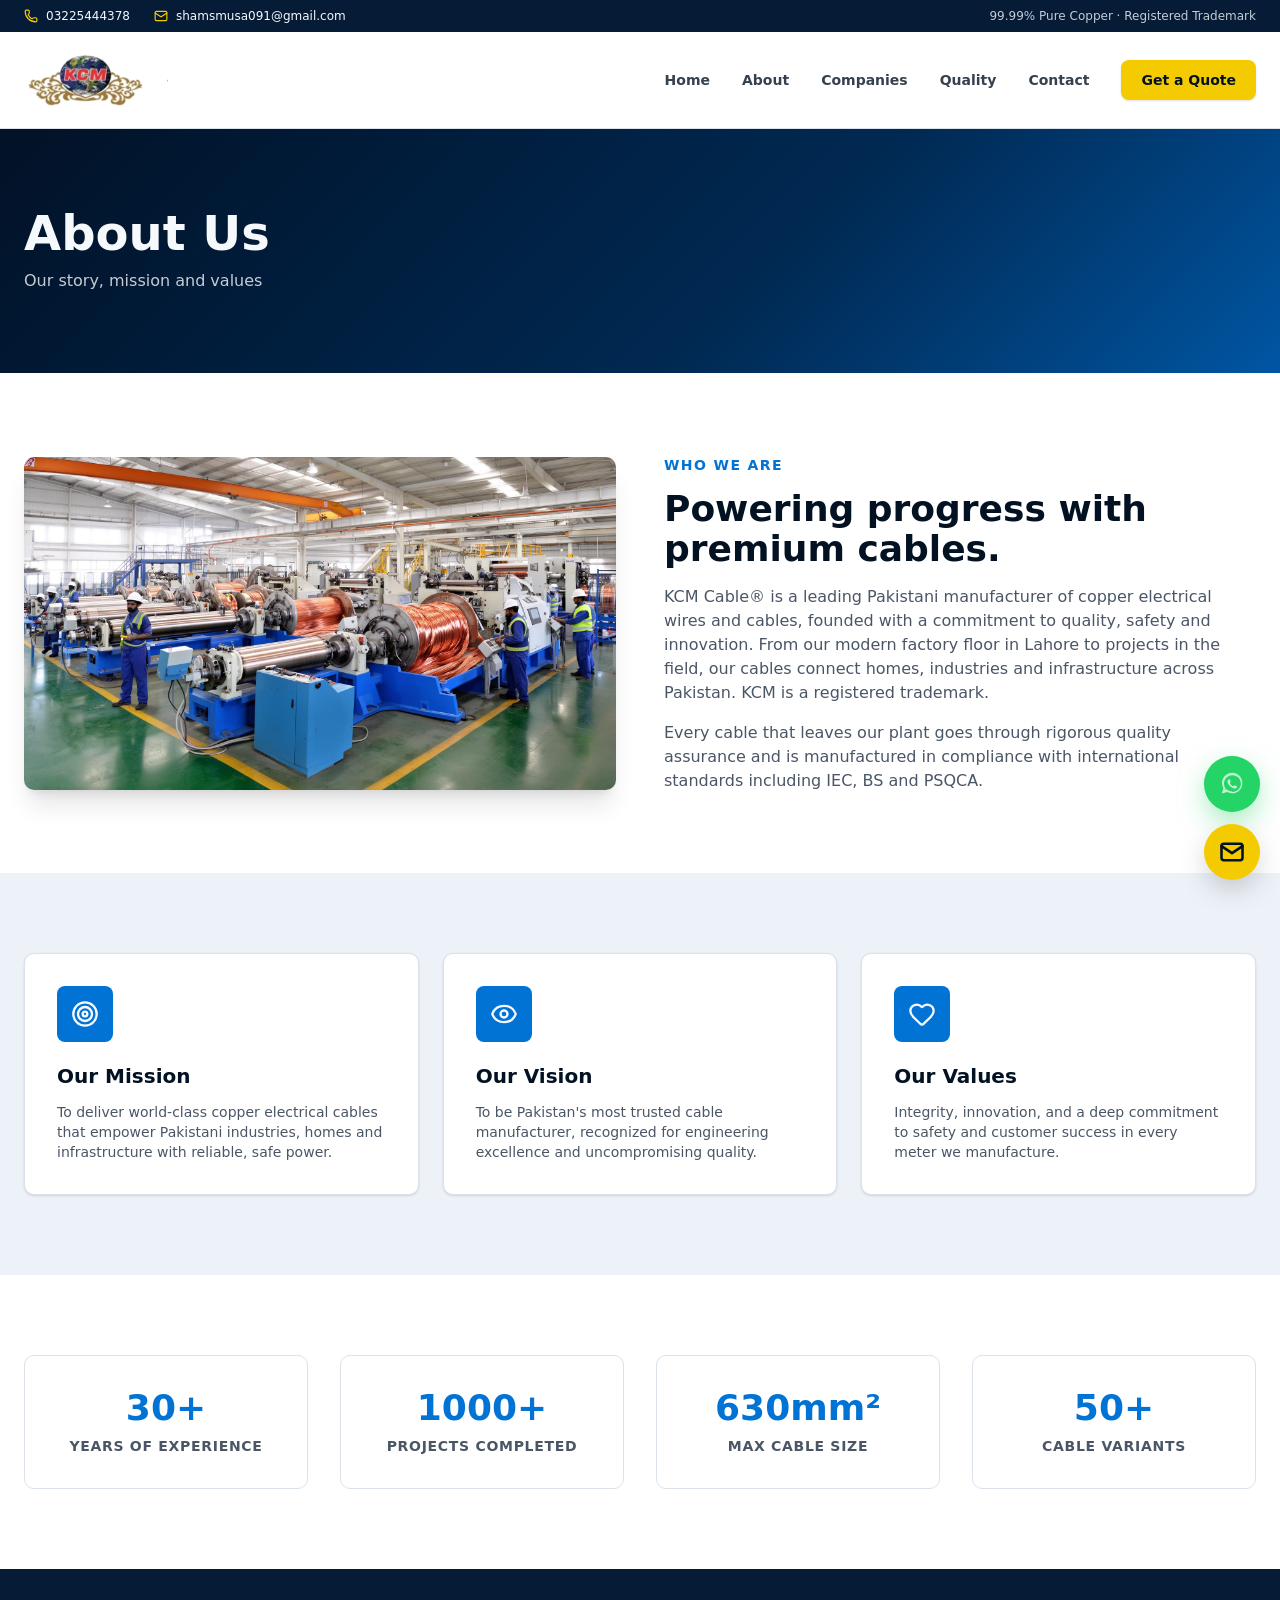
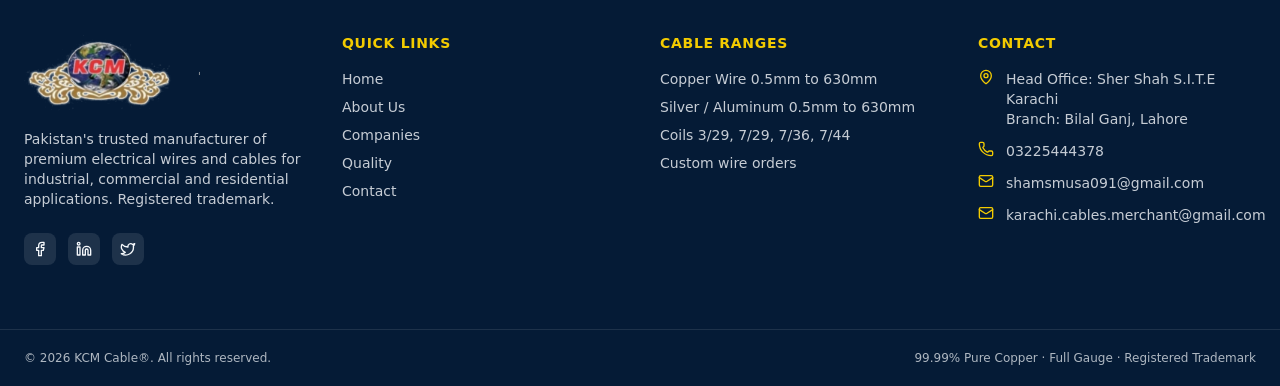
<file: about.html>
<!DOCTYPE html>
<html data-tsd-source="/src/routes/__root.tsx:64:5" lang="en"><head data-tsd-source="/src/routes/__root.tsx:65:7"><meta charset="utf-8"/><meta content="width=device-width, initial-scale=1" name="viewport"/><title>About KCM Cable® — Our Story &amp; Mission</title><meta content="Karachi Cable Merchants" name="author"/><meta content="dXcrU3qrMHnXOo8D0hvcqdh7m6MIV_Lym0tZk9ZbYNw" name="google-site-verification"/><meta content="website" property="og:type"/><meta content="summary" name="twitter:card"/><meta content="Learn about KCM Cable® — over three decades manufacturing premium copper wires and cables in Pakistan for industrial, commercial and residential customers." name="description"/><meta content="About KCM Cable®" property="og:title"/><meta content="Over three decades of premium cable manufacturing." property="og:description"/><meta content="/src/assets/factory.jpg" property="og:image"/><link href="/favicon.png" rel="icon" type="image/png"/><link href="styles.css" rel="stylesheet"/><link href="favicon.png" rel="icon"/></head><body data-tsd-source="/src/routes/__root.tsx:68:7"><!--$--><div class="min-h-screen bg-background" data-tsd-source="/src/routes/about.tsx:26:5"><header class="sticky top-0 z-50 w-full" data-tsd-source="/src/components/site-header.tsx:20:5"><div class="hidden bg-primary text-primary-foreground md:block" data-tsd-source="/src/components/site-header.tsx:22:7"><div class="mx-auto flex max-w-7xl items-center justify-between px-6 py-2 text-xs" data-tsd-source="/src/components/site-header.tsx:23:9"><div class="flex items-center gap-6" data-tsd-source="/src/components/site-header.tsx:24:11"><span class="flex items-center gap-2" data-tsd-source="/src/components/site-header.tsx:25:13"><svg aria-hidden="true" class="lucide lucide-phone h-3.5 w-3.5 text-accent" data-tsd-source="/src/components/site-header.tsx:26:15" fill="none" height="24" stroke="currentColor" stroke-linecap="round" stroke-linejoin="round" stroke-width="2" viewbox="0 0 24 24" width="24" xmlns="http://www.w3.org/2000/svg"><path d="M13.832 16.568a1 1 0 0 0 1.213-.303l.355-.465A2 2 0 0 1 17 15h3a2 2 0 0 1 2 2v3a2 2 0 0 1-2 2A18 18 0 0 1 2 4a2 2 0 0 1 2-2h3a2 2 0 0 1 2 2v3a2 2 0 0 1-.8 1.6l-.468.351a1 1 0 0 0-.292 1.233 14 14 0 0 0 6.392 6.384"></path></svg>03225444378</span><span class="flex items-center gap-2" data-tsd-source="/src/components/site-header.tsx:29:13"><svg aria-hidden="true" class="lucide lucide-mail h-3.5 w-3.5 text-accent" data-tsd-source="/src/components/site-header.tsx:30:15" fill="none" height="24" stroke="currentColor" stroke-linecap="round" stroke-linejoin="round" stroke-width="2" viewbox="0 0 24 24" width="24" xmlns="http://www.w3.org/2000/svg"><path d="m22 7-8.991 5.727a2 2 0 0 1-2.009 0L2 7"></path><rect height="16" rx="2" width="20" x="2" y="4"></rect></svg>shamsmusa091@gmail.com</span></div><span class="text-primary-foreground/80" data-tsd-source="/src/components/site-header.tsx:34:11">99.99% Pure Copper · Registered Trademark</span></div></div><div class="border-b border-border bg-background/95 backdrop-blur supports-[backdrop-filter]:bg-background/80" data-tsd-source="/src/components/site-header.tsx:41:7"><div class="mx-auto flex max-w-7xl items-center justify-between px-6 py-4" data-tsd-source="/src/components/site-header.tsx:42:9"><a aria-label="KCM Cable home" class="flex items-center" data-tsd-source="/src/components/site-header.tsx:43:11" href="index.html"><img alt="KCM Cable logo" class="object-contain h-14 w-28 md:h-16 md:w-36" data-tsd-source="/src/components/brand-logo.tsx:10:5" height="78" src="images/1b7a3c1b7e.png" width="180"/></a><nav class="hidden items-center gap-8 lg:flex" data-tsd-source="/src/components/site-header.tsx:47:11"><a class="text-sm font-semibold text-foreground/80 transition-colors hover:text-brand" data-tsd-source="/src/components/site-header.tsx:49:15" href="index.html">Home</a><a aria-current="page" class="text-sm font-semibold text-foreground/80 transition-colors hover:text-brand text-brand" data-status="active" data-tsd-source="/src/components/site-header.tsx:49:15" href="about.html">About</a><a class="text-sm font-semibold text-foreground/80 transition-colors hover:text-brand" data-tsd-source="/src/components/site-header.tsx:49:15" href="companies.html">Companies</a><a class="text-sm font-semibold text-foreground/80 transition-colors hover:text-brand" data-tsd-source="/src/components/site-header.tsx:49:15" href="quality.html">Quality</a><a class="text-sm font-semibold text-foreground/80 transition-colors hover:text-brand" data-tsd-source="/src/components/site-header.tsx:49:15" href="contact.html">Contact</a><a class="rounded-md bg-accent px-5 py-2.5 text-sm font-bold text-accent-foreground shadow-sm transition-all hover:brightness-95" data-tsd-source="/src/components/site-header.tsx:59:13" href="quote.html">Get a Quote</a></nav><button aria-label="Toggle menu" class="rounded-md p-2 text-foreground lg:hidden" data-tsd-source="/src/components/site-header.tsx:67:11" type="button"><svg aria-hidden="true" class="lucide lucide-menu h-6 w-6" data-tsd-source="/src/components/site-header.tsx:73:49" fill="none" height="24" stroke="currentColor" stroke-linecap="round" stroke-linejoin="round" stroke-width="2" viewbox="0 0 24 24" width="24" xmlns="http://www.w3.org/2000/svg"><path d="M4 5h16"></path><path d="M4 12h16"></path><path d="M4 19h16"></path></svg></button></div></div></header><section class="text-primary-foreground" data-tsd-source="/src/routes/about.tsx:87:5" style="background:var(--gradient-hero)"><div class="mx-auto max-w-7xl px-6 py-16 md:py-20" data-tsd-source="/src/routes/about.tsx:91:7"><h1 class="text-4xl font-black md:text-5xl" data-tsd-source="/src/routes/about.tsx:92:9">About Us</h1><p class="mt-3 text-primary-foreground/80" data-tsd-source="/src/routes/about.tsx:93:9">Our story, mission and values</p></div></section><section class="mx-auto max-w-7xl px-6 py-20" data-tsd-source="/src/routes/about.tsx:30:7"><div class="grid items-center gap-12 lg:grid-cols-2" data-tsd-source="/src/routes/about.tsx:31:9"><img alt="Factory" class="rounded-lg shadow-xl" data-tsd-source="/src/routes/about.tsx:32:11" height="900" loading="lazy" src="images/7d56c7059f.jpg" width="1600"/><div data-tsd-source="/src/routes/about.tsx:40:11"><span class="text-sm font-bold uppercase tracking-widest text-brand" data-tsd-source="/src/routes/about.tsx:41:13">Who We Are</span><h2 class="mt-3 text-3xl font-black text-foreground md:text-4xl" data-tsd-source="/src/routes/about.tsx:44:13">Powering progress with premium cables.</h2><p class="mt-4 text-muted-foreground" data-tsd-source="/src/routes/about.tsx:47:13">KCM Cable® is a leading Pakistani manufacturer of copper electrical wires and cables, founded with a commitment to quality, safety and innovation. From our modern factory floor in Lahore to projects in the field, our cables connect homes, industries and infrastructure across Pakistan. KCM is a registered trademark.</p><p class="mt-4 text-muted-foreground" data-tsd-source="/src/routes/about.tsx:54:13">Every cable that leaves our plant goes through rigorous quality assurance and is manufactured in compliance with international standards including IEC, BS and PSQCA.</p></div></div></section><section class="bg-secondary" data-tsd-source="/src/routes/about.tsx:63:7"><div class="mx-auto grid max-w-7xl gap-6 px-6 py-20 md:grid-cols-3" data-tsd-source="/src/routes/about.tsx:64:9"><div class="rounded-lg border border-border bg-card p-8 shadow-sm" data-tsd-source="/src/routes/about.tsx:101:5"><div class="flex h-14 w-14 items-center justify-center rounded-md bg-brand text-brand-foreground" data-tsd-source="/src/routes/about.tsx:102:7"><svg aria-hidden="true" class="lucide lucide-target h-7 w-7" fill="none" height="24" stroke="currentColor" stroke-linecap="round" stroke-linejoin="round" stroke-width="2" viewbox="0 0 24 24" width="24" xmlns="http://www.w3.org/2000/svg"><circle cx="12" cy="12" r="10"></circle><circle cx="12" cy="12" r="6"></circle><circle cx="12" cy="12" r="2"></circle></svg></div><h3 class="mt-5 text-xl font-bold text-foreground" data-tsd-source="/src/routes/about.tsx:105:7">Our Mission</h3><p class="mt-3 text-sm text-muted-foreground" data-tsd-source="/src/routes/about.tsx:106:7">To deliver world-class copper electrical cables that empower Pakistani industries, homes and infrastructure with reliable, safe power.</p></div><div class="rounded-lg border border-border bg-card p-8 shadow-sm" data-tsd-source="/src/routes/about.tsx:101:5"><div class="flex h-14 w-14 items-center justify-center rounded-md bg-brand text-brand-foreground" data-tsd-source="/src/routes/about.tsx:102:7"><svg aria-hidden="true" class="lucide lucide-eye h-7 w-7" fill="none" height="24" stroke="currentColor" stroke-linecap="round" stroke-linejoin="round" stroke-width="2" viewbox="0 0 24 24" width="24" xmlns="http://www.w3.org/2000/svg"><path d="M2.062 12.348a1 1 0 0 1 0-.696 10.75 10.75 0 0 1 19.876 0 1 1 0 0 1 0 .696 10.75 10.75 0 0 1-19.876 0"></path><circle cx="12" cy="12" r="3"></circle></svg></div><h3 class="mt-5 text-xl font-bold text-foreground" data-tsd-source="/src/routes/about.tsx:105:7">Our Vision</h3><p class="mt-3 text-sm text-muted-foreground" data-tsd-source="/src/routes/about.tsx:106:7">To be Pakistan's most trusted cable manufacturer, recognized for engineering excellence and uncompromising quality.</p></div><div class="rounded-lg border border-border bg-card p-8 shadow-sm" data-tsd-source="/src/routes/about.tsx:101:5"><div class="flex h-14 w-14 items-center justify-center rounded-md bg-brand text-brand-foreground" data-tsd-source="/src/routes/about.tsx:102:7"><svg aria-hidden="true" class="lucide lucide-heart h-7 w-7" fill="none" height="24" stroke="currentColor" stroke-linecap="round" stroke-linejoin="round" stroke-width="2" viewbox="0 0 24 24" width="24" xmlns="http://www.w3.org/2000/svg"><path d="M2 9.5a5.5 5.5 0 0 1 9.591-3.676.56.56 0 0 0 .818 0A5.49 5.49 0 0 1 22 9.5c0 2.29-1.5 4-3 5.5l-5.492 5.313a2 2 0 0 1-3 .019L5 15c-1.5-1.5-3-3.2-3-5.5"></path></svg></div><h3 class="mt-5 text-xl font-bold text-foreground" data-tsd-source="/src/routes/about.tsx:105:7">Our Values</h3><p class="mt-3 text-sm text-muted-foreground" data-tsd-source="/src/routes/about.tsx:106:7">Integrity, innovation, and a deep commitment to safety and customer success in every meter we manufacture.</p></div></div></section><section class="mx-auto max-w-7xl px-6 py-20" data-tsd-source="/src/routes/about.tsx:71:7"><div class="grid gap-8 text-center md:grid-cols-4" data-tsd-source="/src/routes/about.tsx:72:9"><div class="rounded-lg border border-border bg-card p-8" data-tsd-source="/src/routes/about.tsx:113:5"><div class="text-4xl font-black text-brand" data-tsd-source="/src/routes/about.tsx:114:7">30+</div><div class="mt-2 text-sm font-semibold uppercase tracking-wider text-muted-foreground" data-tsd-source="/src/routes/about.tsx:115:7">Years of Experience</div></div><div class="rounded-lg border border-border bg-card p-8" data-tsd-source="/src/routes/about.tsx:113:5"><div class="text-4xl font-black text-brand" data-tsd-source="/src/routes/about.tsx:114:7">1000+</div><div class="mt-2 text-sm font-semibold uppercase tracking-wider text-muted-foreground" data-tsd-source="/src/routes/about.tsx:115:7">Projects Completed</div></div><div class="rounded-lg border border-border bg-card p-8" data-tsd-source="/src/routes/about.tsx:113:5"><div class="text-4xl font-black text-brand" data-tsd-source="/src/routes/about.tsx:114:7">630mm²</div><div class="mt-2 text-sm font-semibold uppercase tracking-wider text-muted-foreground" data-tsd-source="/src/routes/about.tsx:115:7">Max Cable Size</div></div><div class="rounded-lg border border-border bg-card p-8" data-tsd-source="/src/routes/about.tsx:113:5"><div class="text-4xl font-black text-brand" data-tsd-source="/src/routes/about.tsx:114:7">50+</div><div class="mt-2 text-sm font-semibold uppercase tracking-wider text-muted-foreground" data-tsd-source="/src/routes/about.tsx:115:7">Cable Variants</div></div></div></section><footer class="bg-primary text-primary-foreground" data-tsd-source="/src/components/site-footer.tsx:9:5"><div class="mx-auto grid max-w-7xl gap-10 px-6 py-16 md:grid-cols-4" data-tsd-source="/src/components/site-footer.tsx:10:7"><div class="space-y-4" data-tsd-source="/src/components/site-footer.tsx:11:9"><div class="flex items-center gap-3" data-tsd-source="/src/components/site-footer.tsx:12:11"><img alt="KCM Cable logo" class="object-contain h-20 w-44" data-tsd-source="/src/components/brand-logo.tsx:10:5" height="78" src="images/1b7a3c1b7e.png" width="180"/></div><p class="text-sm text-primary-foreground/80" data-tsd-source="/src/components/site-footer.tsx:15:11">Pakistan's trusted manufacturer of premium electrical wires and cables for industrial, commercial and residential applications. Registered trademark.</p><div class="flex gap-3 pt-2" data-tsd-source="/src/components/site-footer.tsx:19:11"><a aria-label="Facebook" class="rounded-md bg-white/10 p-2 hover:bg-accent hover:text-accent-foreground transition-colors" data-tsd-source="/src/components/site-footer.tsx:20:13" href="#"><svg aria-hidden="true" class="lucide lucide-facebook h-4 w-4" data-tsd-source="/src/components/site-footer.tsx:21:15" fill="none" height="24" stroke="currentColor" stroke-linecap="round" stroke-linejoin="round" stroke-width="2" viewbox="0 0 24 24" width="24" xmlns="http://www.w3.org/2000/svg"><path d="M18 2h-3a5 5 0 0 0-5 5v3H7v4h3v8h4v-8h3l1-4h-4V7a1 1 0 0 1 1-1h3z"></path></svg></a><a aria-label="LinkedIn" class="rounded-md bg-white/10 p-2 hover:bg-accent hover:text-accent-foreground transition-colors" data-tsd-source="/src/components/site-footer.tsx:23:13" href="#"><svg aria-hidden="true" class="lucide lucide-linkedin h-4 w-4" data-tsd-source="/src/components/site-footer.tsx:24:15" fill="none" height="24" stroke="currentColor" stroke-linecap="round" stroke-linejoin="round" stroke-width="2" viewbox="0 0 24 24" width="24" xmlns="http://www.w3.org/2000/svg"><path d="M16 8a6 6 0 0 1 6 6v7h-4v-7a2 2 0 0 0-2-2 2 2 0 0 0-2 2v7h-4v-7a6 6 0 0 1 6-6z"></path><rect height="12" width="4" x="2" y="9"></rect><circle cx="4" cy="4" r="2"></circle></svg></a><a aria-label="Twitter" class="rounded-md bg-white/10 p-2 hover:bg-accent hover:text-accent-foreground transition-colors" data-tsd-source="/src/components/site-footer.tsx:26:13" href="#"><svg aria-hidden="true" class="lucide lucide-twitter h-4 w-4" data-tsd-source="/src/components/site-footer.tsx:27:15" fill="none" height="24" stroke="currentColor" stroke-linecap="round" stroke-linejoin="round" stroke-width="2" viewbox="0 0 24 24" width="24" xmlns="http://www.w3.org/2000/svg"><path d="M22 4s-.7 2.1-2 3.4c1.6 10-9.4 17.3-18 11.6 2.2.1 4.4-.6 6-2C3 15.5.5 9.6 3 5c2.2 2.6 5.6 4.1 9 4-.9-4.2 4-6.6 7-3.8 1.1 0 3-1.2 3-1.2z"></path></svg></a></div></div><div data-tsd-source="/src/components/site-footer.tsx:32:9"><h3 class="mb-4 text-sm font-bold uppercase tracking-wider text-accent" data-tsd-source="/src/components/site-footer.tsx:33:11">Quick Links</h3><ul class="space-y-2 text-sm text-primary-foreground/80" data-tsd-source="/src/components/site-footer.tsx:36:11"><li data-tsd-source="/src/components/site-footer.tsx:37:13"><a class="hover:text-accent" data-tsd-source="/src/components/site-footer.tsx:37:17" href="index.html">Home</a></li><li data-tsd-source="/src/components/site-footer.tsx:38:13"><a aria-current="page" class="hover:text-accent active" data-status="active" data-tsd-source="/src/components/site-footer.tsx:38:17" href="about.html">About Us</a></li><li data-tsd-source="/src/components/site-footer.tsx:39:13"><a class="hover:text-accent" data-tsd-source="/src/components/site-footer.tsx:39:17" href="companies.html">Companies</a></li><li data-tsd-source="/src/components/site-footer.tsx:40:13"><a class="hover:text-accent" data-tsd-source="/src/components/site-footer.tsx:40:17" href="quality.html">Quality</a></li><li data-tsd-source="/src/components/site-footer.tsx:41:13"><a class="hover:text-accent" data-tsd-source="/src/components/site-footer.tsx:41:17" href="contact.html">Contact</a></li></ul></div><div data-tsd-source="/src/components/site-footer.tsx:45:9"><h3 class="mb-4 text-sm font-bold uppercase tracking-wider text-accent" data-tsd-source="/src/components/site-footer.tsx:46:11">Cable Ranges</h3><ul class="space-y-2 text-sm text-primary-foreground/80" data-tsd-source="/src/components/site-footer.tsx:49:11"><li data-tsd-source="/src/components/site-footer.tsx:50:13">Copper Wire 0.5mm to 630mm</li><li data-tsd-source="/src/components/site-footer.tsx:51:13">Silver / Aluminum 0.5mm to 630mm</li><li data-tsd-source="/src/components/site-footer.tsx:52:13">Coils 3/29, 7/29, 7/36, 7/44</li><li data-tsd-source="/src/components/site-footer.tsx:53:13">Custom wire orders</li></ul></div><div data-tsd-source="/src/components/site-footer.tsx:57:9"><h3 class="mb-4 text-sm font-bold uppercase tracking-wider text-accent" data-tsd-source="/src/components/site-footer.tsx:58:11">Contact</h3><ul class="space-y-3 text-sm text-primary-foreground/80" data-tsd-source="/src/components/site-footer.tsx:61:11"><li class="flex gap-3" data-tsd-source="/src/components/site-footer.tsx:62:13"><svg aria-hidden="true" class="lucide lucide-map-pin h-4 w-4 shrink-0 text-accent" data-tsd-source="/src/components/site-footer.tsx:63:15" fill="none" height="24" stroke="currentColor" stroke-linecap="round" stroke-linejoin="round" stroke-width="2" viewbox="0 0 24 24" width="24" xmlns="http://www.w3.org/2000/svg"><path d="M20 10c0 4.993-5.539 10.193-7.399 11.799a1 1 0 0 1-1.202 0C9.539 20.193 4 14.993 4 10a8 8 0 0 1 16 0"></path><circle cx="12" cy="10" r="3"></circle></svg><span data-tsd-source="/src/components/site-footer.tsx:64:15">Head Office: <!-- -->Sher Shah S.I.T.E Karachi<br data-tsd-source="/src/components/site-footer.tsx:66:46"/>Branch: <!-- -->Bilal Ganj, Lahore</span></li><li class="flex gap-3" data-tsd-source="/src/components/site-footer.tsx:69:13"><svg aria-hidden="true" class="lucide lucide-phone h-4 w-4 shrink-0 text-accent" data-tsd-source="/src/components/site-footer.tsx:70:15" fill="none" height="24" stroke="currentColor" stroke-linecap="round" stroke-linejoin="round" stroke-width="2" viewbox="0 0 24 24" width="24" xmlns="http://www.w3.org/2000/svg"><path d="M13.832 16.568a1 1 0 0 0 1.213-.303l.355-.465A2 2 0 0 1 17 15h3a2 2 0 0 1 2 2v3a2 2 0 0 1-2 2A18 18 0 0 1 2 4a2 2 0 0 1 2-2h3a2 2 0 0 1 2 2v3a2 2 0 0 1-.8 1.6l-.468.351a1 1 0 0 0-.292 1.233 14 14 0 0 0 6.392 6.384"></path></svg>03225444378</li><li class="flex gap-3" data-tsd-source="/src/components/site-footer.tsx:73:13"><svg aria-hidden="true" class="lucide lucide-mail h-4 w-4 shrink-0 text-accent" data-tsd-source="/src/components/site-footer.tsx:74:15" fill="none" height="24" stroke="currentColor" stroke-linecap="round" stroke-linejoin="round" stroke-width="2" viewbox="0 0 24 24" width="24" xmlns="http://www.w3.org/2000/svg"><path d="m22 7-8.991 5.727a2 2 0 0 1-2.009 0L2 7"></path><rect height="16" rx="2" width="20" x="2" y="4"></rect></svg>shamsmusa091@gmail.com</li><li class="flex gap-3" data-tsd-source="/src/components/site-footer.tsx:78:16"><svg aria-hidden="true" class="lucide lucide-mail h-4 w-4 shrink-0 text-accent" data-tsd-source="/src/components/site-footer.tsx:79:18" fill="none" height="24" stroke="currentColor" stroke-linecap="round" stroke-linejoin="round" stroke-width="2" viewbox="0 0 24 24" width="24" xmlns="http://www.w3.org/2000/svg"><path d="m22 7-8.991 5.727a2 2 0 0 1-2.009 0L2 7"></path><rect height="16" rx="2" width="20" x="2" y="4"></rect></svg>karachi.cables.merchant@gmail.com</li></ul></div></div><div class="border-t border-white/10" data-tsd-source="/src/components/site-footer.tsx:87:7"><div class="mx-auto flex max-w-7xl flex-col items-center justify-between gap-2 px-6 py-5 text-xs text-primary-foreground/70 md:flex-row" data-tsd-source="/src/components/site-footer.tsx:88:9"><span data-tsd-source="/src/components/site-footer.tsx:89:11">© <!-- -->2026<!-- --> <!-- -->KCM Cable®<!-- -->. All rights reserved.</span><span data-tsd-source="/src/components/site-footer.tsx:90:11">99.99% Pure Copper · Full Gauge · Registered Trademark</span></div></div></footer></div><!--/$--><div class="fixed bottom-5 right-5 z-50 flex flex-col gap-3" data-tsd-source="/src/components/whatsapp-button.tsx:14:5"><a aria-label="Chat on WhatsApp" class="relative flex h-14 w-14 items-center justify-center rounded-full bg-[#25D366] text-white shadow-2xl transition-transform hover:scale-110" data-tsd-source="/src/components/whatsapp-button.tsx:15:7" href="https://wa.me/923225444378?text=Hello%20KCM%20Cable%2C%20I'd%20like%20to%20enquire%20about%20your%20wires." rel="noopener noreferrer" style="box-shadow:0 10px 30px -5px rgba(37,211,102,0.6)" target="_blank"><svg aria-hidden="true" class="h-7 w-7" data-tsd-source="/src/components/whatsapp-button.tsx:24:9" fill="currentColor" viewbox="0 0 32 32"><path d="M19.11 17.205c-.372 0-1.088 1.39-1.518 1.39a.63.63 0 0 1-.315-.1c-.802-.402-1.504-.817-2.163-1.447-.545-.516-1.146-1.29-1.46-1.963a.426.426 0 0 1-.073-.215c0-.33.99-.945.99-1.49 0-.143-.73-2.09-.832-2.335-.143-.372-.214-.487-.6-.487-.187 0-.36-.043-.53-.043-.302 0-.53.115-.746.315-.688.645-1.032 1.318-1.06 2.264v.114c-.015.99.472 1.977 1.017 2.78 1.23 1.82 2.506 3.41 4.554 4.34.616.287 2.035.888 2.722.888.817 0 2.15-.515 2.478-1.318.13-.33.187-.66.13-1.046-.13-.5-2.078-1.46-2.593-1.46zM16.222 24.5c-2.65 0-5.07-1.073-6.815-2.823L7.5 23.027l1.18-1.85a9.617 9.617 0 0 1-1.84-5.673c0-5.31 4.32-9.626 9.62-9.626 2.586 0 5.013 1.005 6.838 2.832a9.567 9.567 0 0 1 2.84 6.815c-.005 5.31-4.32 9.605-9.916 9.605zm0-21.225c-6.408 0-11.62 5.21-11.62 11.617 0 2.05.54 4.06 1.564 5.83l-1.79 6.103 6.244-1.625a11.55 11.55 0 0 0 5.604 1.43c6.408 0 11.62-5.214 11.62-11.625S22.62 3.275 16.22 3.275z" data-tsd-source="/src/components/whatsapp-button.tsx:25:11"></path></svg><span class="absolute inline-flex h-full w-full animate-ping rounded-full bg-[#25D366] opacity-30" data-tsd-source="/src/components/whatsapp-button.tsx:27:9"></span></a><a aria-label="Email us" class="relative flex h-14 w-14 items-center justify-center rounded-full bg-accent text-accent-foreground shadow-2xl transition-transform hover:scale-110" data-tsd-source="/src/components/whatsapp-button.tsx:29:7" href="mailto:shamsmusa091@gmail.com?subject=Enquiry%20%E2%80%94%20KCM%20Cable&amp;body=Hello%20KCM%20Cable%2C%20I'd%20like%20to%20enquire%20about%20your%20wires." style="box-shadow:0 10px 30px -5px rgba(0,0,0,0.25)"><svg aria-hidden="true" class="h-7 w-7" data-tsd-source="/src/components/whatsapp-button.tsx:36:9" fill="none" stroke="currentColor" stroke-linecap="round" stroke-linejoin="round" stroke-width="2.2" viewbox="0 0 24 24"><rect data-tsd-source="/src/components/whatsapp-button.tsx:37:11" height="14" rx="2" width="18" x="3" y="5"></rect><path d="m3 7 9 6 9-6" data-tsd-source="/src/components/whatsapp-button.tsx:38:11"></path></svg></a></div><script src="script.js"></script></body></html>
</file>
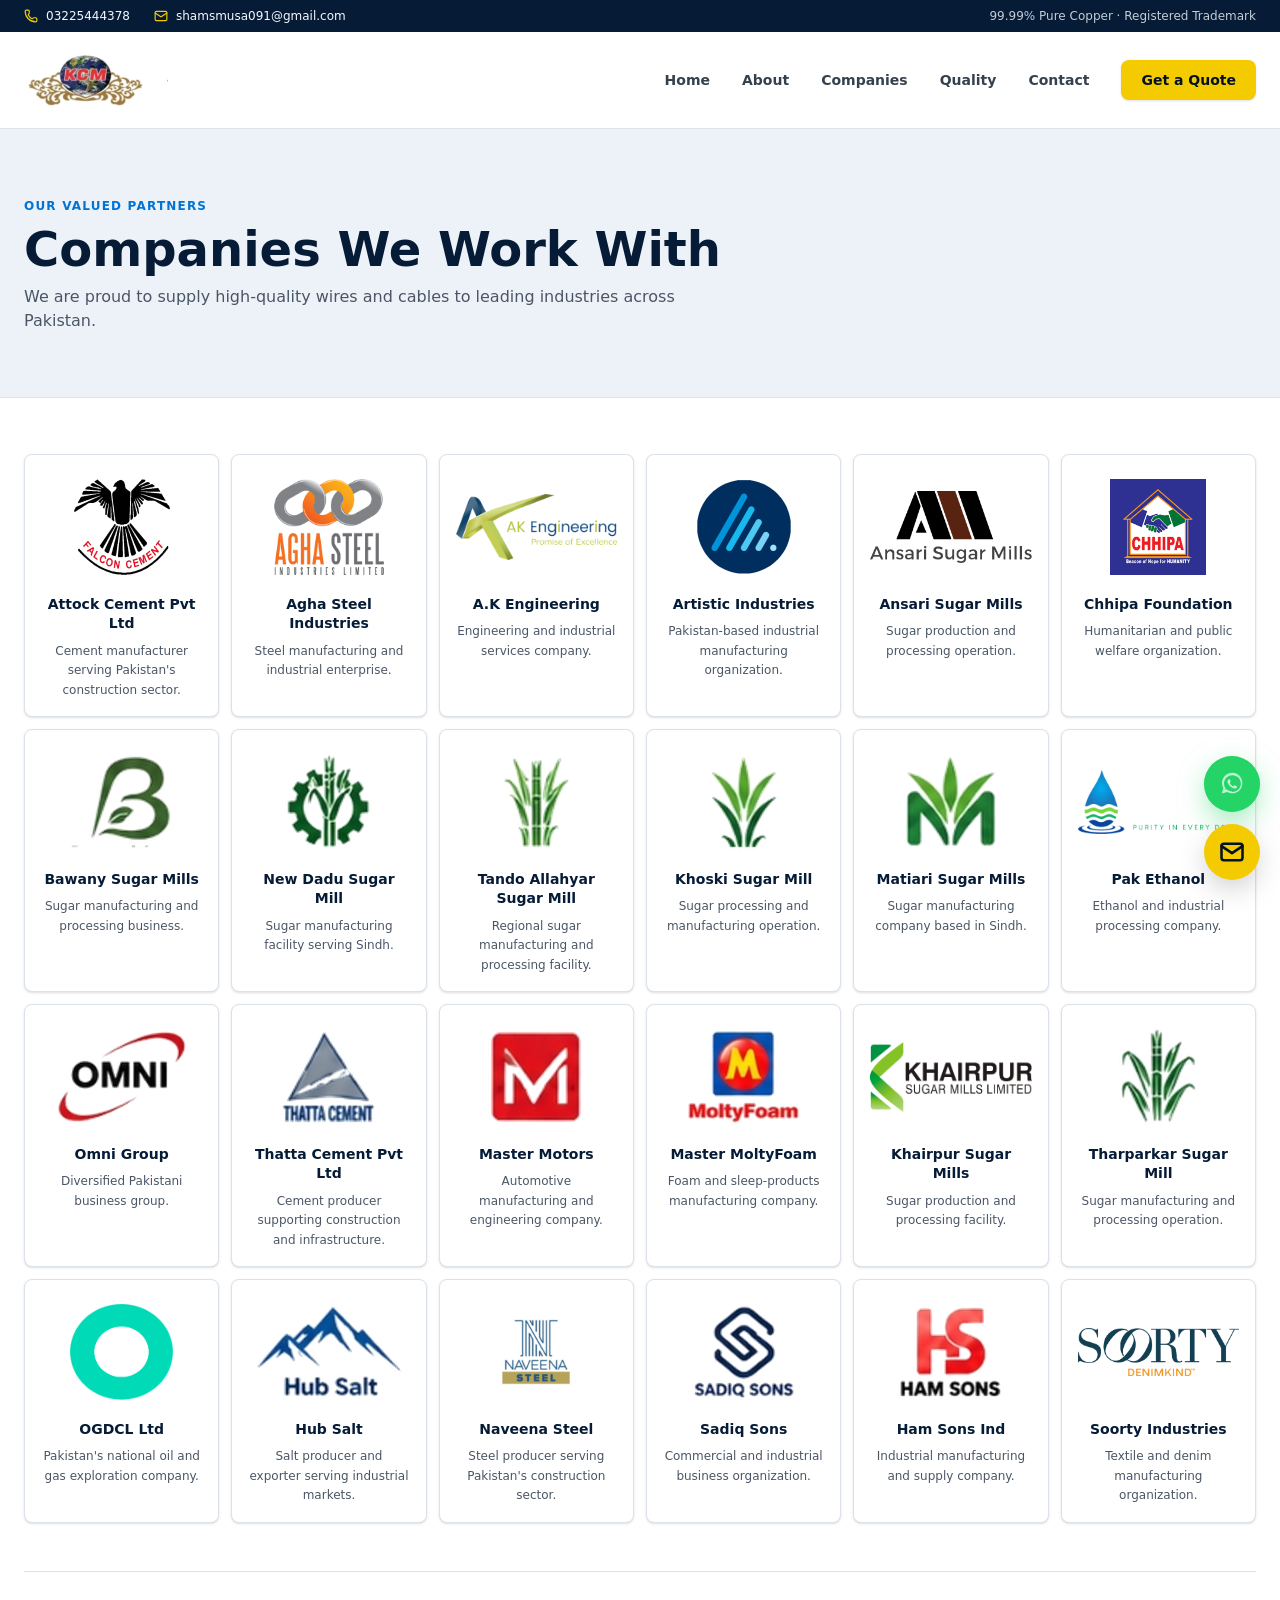
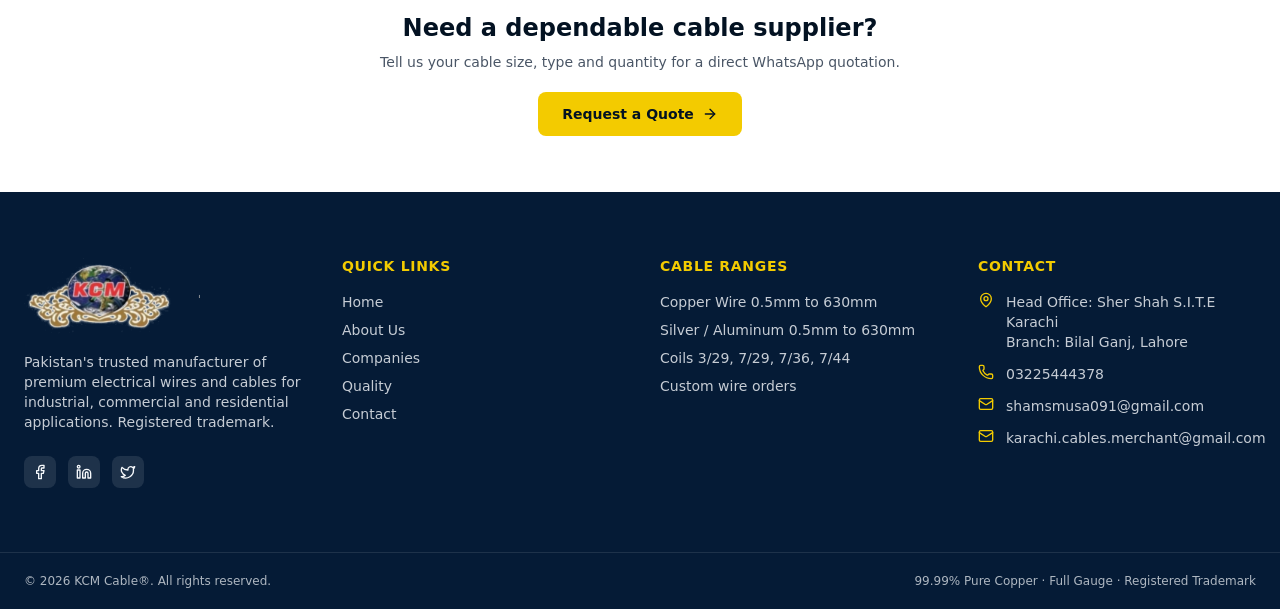
<file: companies.html>
<!DOCTYPE html>
<html data-tsd-source="/src/routes/__root.tsx:64:5" lang="en"><head data-tsd-source="/src/routes/__root.tsx:65:7"><meta charset="utf-8"/><meta content="width=device-width, initial-scale=1" name="viewport"/><title>Companies We Work With — KCM Cable®</title><meta content="Karachi Cable Merchants" name="author"/><meta content="dXcrU3qrMHnXOo8D0hvcqdh7m6MIV_Lym0tZk9ZbYNw" name="google-site-verification"/><meta content="Meet the industrial, manufacturing and community organizations KCM Cable works with across Pakistan." name="description"/><meta content="Companies We Work With — KCM Cable®" property="og:title"/><meta content="Organizations across Pakistan that work with Karachi Cable Merchants." property="og:description"/><meta content="website" property="og:type"/><meta content="summary" name="twitter:card"/><link href="/favicon.png" rel="icon" type="image/png"/><link href="styles.css" rel="stylesheet"/><link href="favicon.png" rel="icon"/></head><body data-tsd-source="/src/routes/__root.tsx:68:7"><!--$--><div class="min-h-screen bg-background" data-tsd-source="/src/routes/companies.tsx:79:5"><header class="sticky top-0 z-50 w-full" data-tsd-source="/src/components/site-header.tsx:20:5"><div class="hidden bg-primary text-primary-foreground md:block" data-tsd-source="/src/components/site-header.tsx:22:7"><div class="mx-auto flex max-w-7xl items-center justify-between px-6 py-2 text-xs" data-tsd-source="/src/components/site-header.tsx:23:9"><div class="flex items-center gap-6" data-tsd-source="/src/components/site-header.tsx:24:11"><span class="flex items-center gap-2" data-tsd-source="/src/components/site-header.tsx:25:13"><svg aria-hidden="true" class="lucide lucide-phone h-3.5 w-3.5 text-accent" data-tsd-source="/src/components/site-header.tsx:26:15" fill="none" height="24" stroke="currentColor" stroke-linecap="round" stroke-linejoin="round" stroke-width="2" viewbox="0 0 24 24" width="24" xmlns="http://www.w3.org/2000/svg"><path d="M13.832 16.568a1 1 0 0 0 1.213-.303l.355-.465A2 2 0 0 1 17 15h3a2 2 0 0 1 2 2v3a2 2 0 0 1-2 2A18 18 0 0 1 2 4a2 2 0 0 1 2-2h3a2 2 0 0 1 2 2v3a2 2 0 0 1-.8 1.6l-.468.351a1 1 0 0 0-.292 1.233 14 14 0 0 0 6.392 6.384"></path></svg>03225444378</span><span class="flex items-center gap-2" data-tsd-source="/src/components/site-header.tsx:29:13"><svg aria-hidden="true" class="lucide lucide-mail h-3.5 w-3.5 text-accent" data-tsd-source="/src/components/site-header.tsx:30:15" fill="none" height="24" stroke="currentColor" stroke-linecap="round" stroke-linejoin="round" stroke-width="2" viewbox="0 0 24 24" width="24" xmlns="http://www.w3.org/2000/svg"><path d="m22 7-8.991 5.727a2 2 0 0 1-2.009 0L2 7"></path><rect height="16" rx="2" width="20" x="2" y="4"></rect></svg>shamsmusa091@gmail.com</span></div><span class="text-primary-foreground/80" data-tsd-source="/src/components/site-header.tsx:34:11">99.99% Pure Copper · Registered Trademark</span></div></div><div class="border-b border-border bg-background/95 backdrop-blur supports-[backdrop-filter]:bg-background/80" data-tsd-source="/src/components/site-header.tsx:41:7"><div class="mx-auto flex max-w-7xl items-center justify-between px-6 py-4" data-tsd-source="/src/components/site-header.tsx:42:9"><a aria-label="KCM Cable home" class="flex items-center" data-tsd-source="/src/components/site-header.tsx:43:11" href="index.html"><img alt="KCM Cable logo" class="object-contain h-14 w-28 md:h-16 md:w-36" data-tsd-source="/src/components/brand-logo.tsx:10:5" height="78" src="images/1b7a3c1b7e.png" width="180"/></a><nav class="hidden items-center gap-8 lg:flex" data-tsd-source="/src/components/site-header.tsx:47:11"><a class="text-sm font-semibold text-foreground/80 transition-colors hover:text-brand" data-tsd-source="/src/components/site-header.tsx:49:15" href="index.html">Home</a><a class="text-sm font-semibold text-foreground/80 transition-colors hover:text-brand" data-tsd-source="/src/components/site-header.tsx:49:15" href="about.html">About</a><a aria-current="page" class="text-sm font-semibold text-foreground/80 transition-colors hover:text-brand text-brand" data-status="active" data-tsd-source="/src/components/site-header.tsx:49:15" href="companies.html">Companies</a><a class="text-sm font-semibold text-foreground/80 transition-colors hover:text-brand" data-tsd-source="/src/components/site-header.tsx:49:15" href="quality.html">Quality</a><a class="text-sm font-semibold text-foreground/80 transition-colors hover:text-brand" data-tsd-source="/src/components/site-header.tsx:49:15" href="contact.html">Contact</a><a class="rounded-md bg-accent px-5 py-2.5 text-sm font-bold text-accent-foreground shadow-sm transition-all hover:brightness-95" data-tsd-source="/src/components/site-header.tsx:59:13" href="quote.html">Get a Quote</a></nav><button aria-label="Toggle menu" class="rounded-md p-2 text-foreground lg:hidden" data-tsd-source="/src/components/site-header.tsx:67:11" type="button"><svg aria-hidden="true" class="lucide lucide-menu h-6 w-6" data-tsd-source="/src/components/site-header.tsx:73:49" fill="none" height="24" stroke="currentColor" stroke-linecap="round" stroke-linejoin="round" stroke-width="2" viewbox="0 0 24 24" width="24" xmlns="http://www.w3.org/2000/svg"><path d="M4 5h16"></path><path d="M4 12h16"></path><path d="M4 19h16"></path></svg></button></div></div></header><section class="border-b border-border bg-secondary" data-tsd-source="/src/routes/companies.tsx:82:7"><div class="mx-auto max-w-7xl px-6 py-12 md:py-16" data-tsd-source="/src/routes/companies.tsx:83:9"><span class="text-xs font-bold uppercase tracking-widest text-brand" data-tsd-source="/src/routes/companies.tsx:84:11">Our valued partners</span><h1 class="mt-2 text-4xl font-black text-primary md:text-5xl" data-tsd-source="/src/routes/companies.tsx:85:11">Companies We Work With</h1><p class="mt-3 max-w-2xl text-muted-foreground" data-tsd-source="/src/routes/companies.tsx:86:11">We are proud to supply high-quality wires and cables to leading industries across Pakistan.</p></div></section><main class="mx-auto max-w-7xl px-4 py-10 sm:px-6 md:py-14" data-tsd-source="/src/routes/companies.tsx:92:7"><div class="grid grid-cols-2 gap-3 sm:grid-cols-3 lg:grid-cols-6" data-tsd-source="/src/routes/companies.tsx:93:9"><article class="flex min-h-52 flex-col rounded-md border border-border bg-card p-4 text-center shadow-sm" data-tsd-source="/src/routes/companies.tsx:95:13"><div class="flex h-28 items-center justify-center" data-tsd-source="/src/routes/companies.tsx:96:15"><img alt="Attock Cement Pvt Ltd logo" class="h-24 w-full object-contain" data-tsd-source="/src/routes/companies.tsx:97:17" loading="lazy" src="images/e79c9700e7.png"/></div><h2 class="mt-3 text-sm font-black leading-snug text-primary" data-tsd-source="/src/routes/companies.tsx:99:15">Attock Cement Pvt Ltd</h2><p class="mt-2 text-xs leading-relaxed text-muted-foreground" data-tsd-source="/src/routes/companies.tsx:100:15">Cement manufacturer serving Pakistan's construction sector.</p></article><article class="flex min-h-52 flex-col rounded-md border border-border bg-card p-4 text-center shadow-sm" data-tsd-source="/src/routes/companies.tsx:95:13"><div class="flex h-28 items-center justify-center" data-tsd-source="/src/routes/companies.tsx:96:15"><img alt="Agha Steel Industries logo" class="h-24 w-full object-contain" data-tsd-source="/src/routes/companies.tsx:97:17" loading="lazy" src="images/1bd5e8bc8a.png"/></div><h2 class="mt-3 text-sm font-black leading-snug text-primary" data-tsd-source="/src/routes/companies.tsx:99:15">Agha Steel Industries</h2><p class="mt-2 text-xs leading-relaxed text-muted-foreground" data-tsd-source="/src/routes/companies.tsx:100:15">Steel manufacturing and industrial enterprise.</p></article><article class="flex min-h-52 flex-col rounded-md border border-border bg-card p-4 text-center shadow-sm" data-tsd-source="/src/routes/companies.tsx:95:13"><div class="flex h-28 items-center justify-center" data-tsd-source="/src/routes/companies.tsx:96:15"><img alt="A.K Engineering logo" class="h-24 w-full object-contain" data-tsd-source="/src/routes/companies.tsx:97:17" loading="lazy" src="images/3ee397f70e.png"/></div><h2 class="mt-3 text-sm font-black leading-snug text-primary" data-tsd-source="/src/routes/companies.tsx:99:15">A.K Engineering</h2><p class="mt-2 text-xs leading-relaxed text-muted-foreground" data-tsd-source="/src/routes/companies.tsx:100:15">Engineering and industrial services company.</p></article><article class="flex min-h-52 flex-col rounded-md border border-border bg-card p-4 text-center shadow-sm" data-tsd-source="/src/routes/companies.tsx:95:13"><div class="flex h-28 items-center justify-center" data-tsd-source="/src/routes/companies.tsx:96:15"><img alt="Artistic Industries logo" class="h-24 w-full object-contain" data-tsd-source="/src/routes/companies.tsx:97:17" loading="lazy" src="images/d144689949.png"/></div><h2 class="mt-3 text-sm font-black leading-snug text-primary" data-tsd-source="/src/routes/companies.tsx:99:15">Artistic Industries</h2><p class="mt-2 text-xs leading-relaxed text-muted-foreground" data-tsd-source="/src/routes/companies.tsx:100:15">Pakistan-based industrial manufacturing organization.</p></article><article class="flex min-h-52 flex-col rounded-md border border-border bg-card p-4 text-center shadow-sm" data-tsd-source="/src/routes/companies.tsx:95:13"><div class="flex h-28 items-center justify-center" data-tsd-source="/src/routes/companies.tsx:96:15"><img alt="Ansari Sugar Mills logo" class="h-24 w-full object-contain" data-tsd-source="/src/routes/companies.tsx:97:17" loading="lazy" src="images/174fd30e9f.png"/></div><h2 class="mt-3 text-sm font-black leading-snug text-primary" data-tsd-source="/src/routes/companies.tsx:99:15">Ansari Sugar Mills</h2><p class="mt-2 text-xs leading-relaxed text-muted-foreground" data-tsd-source="/src/routes/companies.tsx:100:15">Sugar production and processing operation.</p></article><article class="flex min-h-52 flex-col rounded-md border border-border bg-card p-4 text-center shadow-sm" data-tsd-source="/src/routes/companies.tsx:95:13"><div class="flex h-28 items-center justify-center" data-tsd-source="/src/routes/companies.tsx:96:15"><img alt="Chhipa Foundation logo" class="h-24 w-full object-contain" data-tsd-source="/src/routes/companies.tsx:97:17" loading="lazy" src="images/bd7aef6ab9.png"/></div><h2 class="mt-3 text-sm font-black leading-snug text-primary" data-tsd-source="/src/routes/companies.tsx:99:15">Chhipa Foundation</h2><p class="mt-2 text-xs leading-relaxed text-muted-foreground" data-tsd-source="/src/routes/companies.tsx:100:15">Humanitarian and public welfare organization.</p></article><article class="flex min-h-52 flex-col rounded-md border border-border bg-card p-4 text-center shadow-sm" data-tsd-source="/src/routes/companies.tsx:95:13"><div class="flex h-28 items-center justify-center" data-tsd-source="/src/routes/companies.tsx:96:15"><img alt="Bawany Sugar Mills logo" class="h-24 w-full object-contain" data-tsd-source="/src/routes/companies.tsx:97:17" loading="lazy" src="images/07c046377c.png"/></div><h2 class="mt-3 text-sm font-black leading-snug text-primary" data-tsd-source="/src/routes/companies.tsx:99:15">Bawany Sugar Mills</h2><p class="mt-2 text-xs leading-relaxed text-muted-foreground" data-tsd-source="/src/routes/companies.tsx:100:15">Sugar manufacturing and processing business.</p></article><article class="flex min-h-52 flex-col rounded-md border border-border bg-card p-4 text-center shadow-sm" data-tsd-source="/src/routes/companies.tsx:95:13"><div class="flex h-28 items-center justify-center" data-tsd-source="/src/routes/companies.tsx:96:15"><img alt="New Dadu Sugar Mill logo" class="h-24 w-full object-contain" data-tsd-source="/src/routes/companies.tsx:97:17" loading="lazy" src="images/8cf78431ef.png"/></div><h2 class="mt-3 text-sm font-black leading-snug text-primary" data-tsd-source="/src/routes/companies.tsx:99:15">New Dadu Sugar Mill</h2><p class="mt-2 text-xs leading-relaxed text-muted-foreground" data-tsd-source="/src/routes/companies.tsx:100:15">Sugar manufacturing facility serving Sindh.</p></article><article class="flex min-h-52 flex-col rounded-md border border-border bg-card p-4 text-center shadow-sm" data-tsd-source="/src/routes/companies.tsx:95:13"><div class="flex h-28 items-center justify-center" data-tsd-source="/src/routes/companies.tsx:96:15"><img alt="Tando Allahyar Sugar Mill logo" class="h-24 w-full object-contain" data-tsd-source="/src/routes/companies.tsx:97:17" loading="lazy" src="images/6c6a4dc80d.png"/></div><h2 class="mt-3 text-sm font-black leading-snug text-primary" data-tsd-source="/src/routes/companies.tsx:99:15">Tando Allahyar Sugar Mill</h2><p class="mt-2 text-xs leading-relaxed text-muted-foreground" data-tsd-source="/src/routes/companies.tsx:100:15">Regional sugar manufacturing and processing facility.</p></article><article class="flex min-h-52 flex-col rounded-md border border-border bg-card p-4 text-center shadow-sm" data-tsd-source="/src/routes/companies.tsx:95:13"><div class="flex h-28 items-center justify-center" data-tsd-source="/src/routes/companies.tsx:96:15"><img alt="Khoski Sugar Mill logo" class="h-24 w-full object-contain" data-tsd-source="/src/routes/companies.tsx:97:17" loading="lazy" src="images/24369f8479.png"/></div><h2 class="mt-3 text-sm font-black leading-snug text-primary" data-tsd-source="/src/routes/companies.tsx:99:15">Khoski Sugar Mill</h2><p class="mt-2 text-xs leading-relaxed text-muted-foreground" data-tsd-source="/src/routes/companies.tsx:100:15">Sugar processing and manufacturing operation.</p></article><article class="flex min-h-52 flex-col rounded-md border border-border bg-card p-4 text-center shadow-sm" data-tsd-source="/src/routes/companies.tsx:95:13"><div class="flex h-28 items-center justify-center" data-tsd-source="/src/routes/companies.tsx:96:15"><img alt="Matiari Sugar Mills logo" class="h-24 w-full object-contain" data-tsd-source="/src/routes/companies.tsx:97:17" loading="lazy" src="images/9abe3c6d5b.png"/></div><h2 class="mt-3 text-sm font-black leading-snug text-primary" data-tsd-source="/src/routes/companies.tsx:99:15">Matiari Sugar Mills</h2><p class="mt-2 text-xs leading-relaxed text-muted-foreground" data-tsd-source="/src/routes/companies.tsx:100:15">Sugar manufacturing company based in Sindh.</p></article><article class="flex min-h-52 flex-col rounded-md border border-border bg-card p-4 text-center shadow-sm" data-tsd-source="/src/routes/companies.tsx:95:13"><div class="flex h-28 items-center justify-center" data-tsd-source="/src/routes/companies.tsx:96:15"><img alt="Pak Ethanol logo" class="h-24 w-full object-contain" data-tsd-source="/src/routes/companies.tsx:97:17" loading="lazy" src="images/8e8b0682c7.png"/></div><h2 class="mt-3 text-sm font-black leading-snug text-primary" data-tsd-source="/src/routes/companies.tsx:99:15">Pak Ethanol</h2><p class="mt-2 text-xs leading-relaxed text-muted-foreground" data-tsd-source="/src/routes/companies.tsx:100:15">Ethanol and industrial processing company.</p></article><article class="flex min-h-52 flex-col rounded-md border border-border bg-card p-4 text-center shadow-sm" data-tsd-source="/src/routes/companies.tsx:95:13"><div class="flex h-28 items-center justify-center" data-tsd-source="/src/routes/companies.tsx:96:15"><img alt="Omni Group logo" class="h-24 w-full object-contain" data-tsd-source="/src/routes/companies.tsx:97:17" loading="lazy" src="images/adedaec050.png"/></div><h2 class="mt-3 text-sm font-black leading-snug text-primary" data-tsd-source="/src/routes/companies.tsx:99:15">Omni Group</h2><p class="mt-2 text-xs leading-relaxed text-muted-foreground" data-tsd-source="/src/routes/companies.tsx:100:15">Diversified Pakistani business group.</p></article><article class="flex min-h-52 flex-col rounded-md border border-border bg-card p-4 text-center shadow-sm" data-tsd-source="/src/routes/companies.tsx:95:13"><div class="flex h-28 items-center justify-center" data-tsd-source="/src/routes/companies.tsx:96:15"><img alt="Thatta Cement Pvt Ltd logo" class="h-24 w-full object-contain" data-tsd-source="/src/routes/companies.tsx:97:17" loading="lazy" src="images/8a35b555ee.png"/></div><h2 class="mt-3 text-sm font-black leading-snug text-primary" data-tsd-source="/src/routes/companies.tsx:99:15">Thatta Cement Pvt Ltd</h2><p class="mt-2 text-xs leading-relaxed text-muted-foreground" data-tsd-source="/src/routes/companies.tsx:100:15">Cement producer supporting construction and infrastructure.</p></article><article class="flex min-h-52 flex-col rounded-md border border-border bg-card p-4 text-center shadow-sm" data-tsd-source="/src/routes/companies.tsx:95:13"><div class="flex h-28 items-center justify-center" data-tsd-source="/src/routes/companies.tsx:96:15"><img alt="Master Motors logo" class="h-24 w-full object-contain" data-tsd-source="/src/routes/companies.tsx:97:17" loading="lazy" src="images/456d191738.png"/></div><h2 class="mt-3 text-sm font-black leading-snug text-primary" data-tsd-source="/src/routes/companies.tsx:99:15">Master Motors</h2><p class="mt-2 text-xs leading-relaxed text-muted-foreground" data-tsd-source="/src/routes/companies.tsx:100:15">Automotive manufacturing and engineering company.</p></article><article class="flex min-h-52 flex-col rounded-md border border-border bg-card p-4 text-center shadow-sm" data-tsd-source="/src/routes/companies.tsx:95:13"><div class="flex h-28 items-center justify-center" data-tsd-source="/src/routes/companies.tsx:96:15"><img alt="Master MoltyFoam logo" class="h-24 w-full object-contain" data-tsd-source="/src/routes/companies.tsx:97:17" loading="lazy" src="images/a04f50f7a7.png"/></div><h2 class="mt-3 text-sm font-black leading-snug text-primary" data-tsd-source="/src/routes/companies.tsx:99:15">Master MoltyFoam</h2><p class="mt-2 text-xs leading-relaxed text-muted-foreground" data-tsd-source="/src/routes/companies.tsx:100:15">Foam and sleep-products manufacturing company.</p></article><article class="flex min-h-52 flex-col rounded-md border border-border bg-card p-4 text-center shadow-sm" data-tsd-source="/src/routes/companies.tsx:95:13"><div class="flex h-28 items-center justify-center" data-tsd-source="/src/routes/companies.tsx:96:15"><img alt="Khairpur Sugar Mills logo" class="h-24 w-full object-contain" data-tsd-source="/src/routes/companies.tsx:97:17" loading="lazy" src="images/7e613e2dd9.png"/></div><h2 class="mt-3 text-sm font-black leading-snug text-primary" data-tsd-source="/src/routes/companies.tsx:99:15">Khairpur Sugar Mills</h2><p class="mt-2 text-xs leading-relaxed text-muted-foreground" data-tsd-source="/src/routes/companies.tsx:100:15">Sugar production and processing facility.</p></article><article class="flex min-h-52 flex-col rounded-md border border-border bg-card p-4 text-center shadow-sm" data-tsd-source="/src/routes/companies.tsx:95:13"><div class="flex h-28 items-center justify-center" data-tsd-source="/src/routes/companies.tsx:96:15"><img alt="Tharparkar Sugar Mill logo" class="h-24 w-full object-contain" data-tsd-source="/src/routes/companies.tsx:97:17" loading="lazy" src="images/c9638c99f0.png"/></div><h2 class="mt-3 text-sm font-black leading-snug text-primary" data-tsd-source="/src/routes/companies.tsx:99:15">Tharparkar Sugar Mill</h2><p class="mt-2 text-xs leading-relaxed text-muted-foreground" data-tsd-source="/src/routes/companies.tsx:100:15">Sugar manufacturing and processing operation.</p></article><article class="flex min-h-52 flex-col rounded-md border border-border bg-card p-4 text-center shadow-sm" data-tsd-source="/src/routes/companies.tsx:95:13"><div class="flex h-28 items-center justify-center" data-tsd-source="/src/routes/companies.tsx:96:15"><img alt="OGDCL Ltd logo" class="h-24 w-full object-contain" data-tsd-source="/src/routes/companies.tsx:97:17" loading="lazy" src="images/7ace2cd48e.png"/></div><h2 class="mt-3 text-sm font-black leading-snug text-primary" data-tsd-source="/src/routes/companies.tsx:99:15">OGDCL Ltd</h2><p class="mt-2 text-xs leading-relaxed text-muted-foreground" data-tsd-source="/src/routes/companies.tsx:100:15">Pakistan's national oil and gas exploration company.</p></article><article class="flex min-h-52 flex-col rounded-md border border-border bg-card p-4 text-center shadow-sm" data-tsd-source="/src/routes/companies.tsx:95:13"><div class="flex h-28 items-center justify-center" data-tsd-source="/src/routes/companies.tsx:96:15"><img alt="Hub Salt logo" class="h-24 w-full object-contain" data-tsd-source="/src/routes/companies.tsx:97:17" loading="lazy" src="images/402789a44e.png"/></div><h2 class="mt-3 text-sm font-black leading-snug text-primary" data-tsd-source="/src/routes/companies.tsx:99:15">Hub Salt</h2><p class="mt-2 text-xs leading-relaxed text-muted-foreground" data-tsd-source="/src/routes/companies.tsx:100:15">Salt producer and exporter serving industrial markets.</p></article><article class="flex min-h-52 flex-col rounded-md border border-border bg-card p-4 text-center shadow-sm" data-tsd-source="/src/routes/companies.tsx:95:13"><div class="flex h-28 items-center justify-center" data-tsd-source="/src/routes/companies.tsx:96:15"><img alt="Naveena Steel logo" class="h-24 w-full object-contain" data-tsd-source="/src/routes/companies.tsx:97:17" loading="lazy" src="images/818be23cf1.png"/></div><h2 class="mt-3 text-sm font-black leading-snug text-primary" data-tsd-source="/src/routes/companies.tsx:99:15">Naveena Steel</h2><p class="mt-2 text-xs leading-relaxed text-muted-foreground" data-tsd-source="/src/routes/companies.tsx:100:15">Steel producer serving Pakistan's construction sector.</p></article><article class="flex min-h-52 flex-col rounded-md border border-border bg-card p-4 text-center shadow-sm" data-tsd-source="/src/routes/companies.tsx:95:13"><div class="flex h-28 items-center justify-center" data-tsd-source="/src/routes/companies.tsx:96:15"><img alt="Sadiq Sons logo" class="h-24 w-full object-contain" data-tsd-source="/src/routes/companies.tsx:97:17" loading="lazy" src="images/e491270e2c.png"/></div><h2 class="mt-3 text-sm font-black leading-snug text-primary" data-tsd-source="/src/routes/companies.tsx:99:15">Sadiq Sons</h2><p class="mt-2 text-xs leading-relaxed text-muted-foreground" data-tsd-source="/src/routes/companies.tsx:100:15">Commercial and industrial business organization.</p></article><article class="flex min-h-52 flex-col rounded-md border border-border bg-card p-4 text-center shadow-sm" data-tsd-source="/src/routes/companies.tsx:95:13"><div class="flex h-28 items-center justify-center" data-tsd-source="/src/routes/companies.tsx:96:15"><img alt="Ham Sons Ind logo" class="h-24 w-full object-contain" data-tsd-source="/src/routes/companies.tsx:97:17" loading="lazy" src="images/f3afb2b0cd.png"/></div><h2 class="mt-3 text-sm font-black leading-snug text-primary" data-tsd-source="/src/routes/companies.tsx:99:15">Ham Sons Ind</h2><p class="mt-2 text-xs leading-relaxed text-muted-foreground" data-tsd-source="/src/routes/companies.tsx:100:15">Industrial manufacturing and supply company.</p></article><article class="flex min-h-52 flex-col rounded-md border border-border bg-card p-4 text-center shadow-sm" data-tsd-source="/src/routes/companies.tsx:95:13"><div class="flex h-28 items-center justify-center" data-tsd-source="/src/routes/companies.tsx:96:15"><img alt="Soorty Industries logo" class="h-24 w-full object-contain" data-tsd-source="/src/routes/companies.tsx:97:17" loading="lazy" src="images/b527c4b1ce.png"/></div><h2 class="mt-3 text-sm font-black leading-snug text-primary" data-tsd-source="/src/routes/companies.tsx:99:15">Soorty Industries</h2><p class="mt-2 text-xs leading-relaxed text-muted-foreground" data-tsd-source="/src/routes/companies.tsx:100:15">Textile and denim manufacturing organization.</p></article></div><div class="mt-12 flex flex-col items-center border-t border-border pt-10 text-center" data-tsd-source="/src/routes/companies.tsx:105:9"><h2 class="text-2xl font-black text-foreground" data-tsd-source="/src/routes/companies.tsx:106:11">Need a dependable cable supplier?</h2><p class="mt-2 text-sm text-muted-foreground" data-tsd-source="/src/routes/companies.tsx:107:11">Tell us your cable size, type and quantity for a direct WhatsApp quotation.</p><a class="mt-5 inline-flex items-center gap-2 rounded-md bg-accent px-6 py-3 text-sm font-bold text-accent-foreground" data-tsd-source="/src/routes/companies.tsx:108:11" href="quote.html">Request a Quote <svg aria-hidden="true" class="lucide lucide-arrow-right h-4 w-4" data-tsd-source="/src/routes/companies.tsx:109:29" fill="none" height="24" stroke="currentColor" stroke-linecap="round" stroke-linejoin="round" stroke-width="2" viewbox="0 0 24 24" width="24" xmlns="http://www.w3.org/2000/svg"><path d="M5 12h14"></path><path d="m12 5 7 7-7 7"></path></svg></a></div></main><footer class="bg-primary text-primary-foreground" data-tsd-source="/src/components/site-footer.tsx:9:5"><div class="mx-auto grid max-w-7xl gap-10 px-6 py-16 md:grid-cols-4" data-tsd-source="/src/components/site-footer.tsx:10:7"><div class="space-y-4" data-tsd-source="/src/components/site-footer.tsx:11:9"><div class="flex items-center gap-3" data-tsd-source="/src/components/site-footer.tsx:12:11"><img alt="KCM Cable logo" class="object-contain h-20 w-44" data-tsd-source="/src/components/brand-logo.tsx:10:5" height="78" src="images/1b7a3c1b7e.png" width="180"/></div><p class="text-sm text-primary-foreground/80" data-tsd-source="/src/components/site-footer.tsx:15:11">Pakistan's trusted manufacturer of premium electrical wires and cables for industrial, commercial and residential applications. Registered trademark.</p><div class="flex gap-3 pt-2" data-tsd-source="/src/components/site-footer.tsx:19:11"><a aria-label="Facebook" class="rounded-md bg-white/10 p-2 hover:bg-accent hover:text-accent-foreground transition-colors" data-tsd-source="/src/components/site-footer.tsx:20:13" href="#"><svg aria-hidden="true" class="lucide lucide-facebook h-4 w-4" data-tsd-source="/src/components/site-footer.tsx:21:15" fill="none" height="24" stroke="currentColor" stroke-linecap="round" stroke-linejoin="round" stroke-width="2" viewbox="0 0 24 24" width="24" xmlns="http://www.w3.org/2000/svg"><path d="M18 2h-3a5 5 0 0 0-5 5v3H7v4h3v8h4v-8h3l1-4h-4V7a1 1 0 0 1 1-1h3z"></path></svg></a><a aria-label="LinkedIn" class="rounded-md bg-white/10 p-2 hover:bg-accent hover:text-accent-foreground transition-colors" data-tsd-source="/src/components/site-footer.tsx:23:13" href="#"><svg aria-hidden="true" class="lucide lucide-linkedin h-4 w-4" data-tsd-source="/src/components/site-footer.tsx:24:15" fill="none" height="24" stroke="currentColor" stroke-linecap="round" stroke-linejoin="round" stroke-width="2" viewbox="0 0 24 24" width="24" xmlns="http://www.w3.org/2000/svg"><path d="M16 8a6 6 0 0 1 6 6v7h-4v-7a2 2 0 0 0-2-2 2 2 0 0 0-2 2v7h-4v-7a6 6 0 0 1 6-6z"></path><rect height="12" width="4" x="2" y="9"></rect><circle cx="4" cy="4" r="2"></circle></svg></a><a aria-label="Twitter" class="rounded-md bg-white/10 p-2 hover:bg-accent hover:text-accent-foreground transition-colors" data-tsd-source="/src/components/site-footer.tsx:26:13" href="#"><svg aria-hidden="true" class="lucide lucide-twitter h-4 w-4" data-tsd-source="/src/components/site-footer.tsx:27:15" fill="none" height="24" stroke="currentColor" stroke-linecap="round" stroke-linejoin="round" stroke-width="2" viewbox="0 0 24 24" width="24" xmlns="http://www.w3.org/2000/svg"><path d="M22 4s-.7 2.1-2 3.4c1.6 10-9.4 17.3-18 11.6 2.2.1 4.4-.6 6-2C3 15.5.5 9.6 3 5c2.2 2.6 5.6 4.1 9 4-.9-4.2 4-6.6 7-3.8 1.1 0 3-1.2 3-1.2z"></path></svg></a></div></div><div data-tsd-source="/src/components/site-footer.tsx:32:9"><h3 class="mb-4 text-sm font-bold uppercase tracking-wider text-accent" data-tsd-source="/src/components/site-footer.tsx:33:11">Quick Links</h3><ul class="space-y-2 text-sm text-primary-foreground/80" data-tsd-source="/src/components/site-footer.tsx:36:11"><li data-tsd-source="/src/components/site-footer.tsx:37:13"><a class="hover:text-accent" data-tsd-source="/src/components/site-footer.tsx:37:17" href="index.html">Home</a></li><li data-tsd-source="/src/components/site-footer.tsx:38:13"><a class="hover:text-accent" data-tsd-source="/src/components/site-footer.tsx:38:17" href="about.html">About Us</a></li><li data-tsd-source="/src/components/site-footer.tsx:39:13"><a aria-current="page" class="hover:text-accent active" data-status="active" data-tsd-source="/src/components/site-footer.tsx:39:17" href="companies.html">Companies</a></li><li data-tsd-source="/src/components/site-footer.tsx:40:13"><a class="hover:text-accent" data-tsd-source="/src/components/site-footer.tsx:40:17" href="quality.html">Quality</a></li><li data-tsd-source="/src/components/site-footer.tsx:41:13"><a class="hover:text-accent" data-tsd-source="/src/components/site-footer.tsx:41:17" href="contact.html">Contact</a></li></ul></div><div data-tsd-source="/src/components/site-footer.tsx:45:9"><h3 class="mb-4 text-sm font-bold uppercase tracking-wider text-accent" data-tsd-source="/src/components/site-footer.tsx:46:11">Cable Ranges</h3><ul class="space-y-2 text-sm text-primary-foreground/80" data-tsd-source="/src/components/site-footer.tsx:49:11"><li data-tsd-source="/src/components/site-footer.tsx:50:13">Copper Wire 0.5mm to 630mm</li><li data-tsd-source="/src/components/site-footer.tsx:51:13">Silver / Aluminum 0.5mm to 630mm</li><li data-tsd-source="/src/components/site-footer.tsx:52:13">Coils 3/29, 7/29, 7/36, 7/44</li><li data-tsd-source="/src/components/site-footer.tsx:53:13">Custom wire orders</li></ul></div><div data-tsd-source="/src/components/site-footer.tsx:57:9"><h3 class="mb-4 text-sm font-bold uppercase tracking-wider text-accent" data-tsd-source="/src/components/site-footer.tsx:58:11">Contact</h3><ul class="space-y-3 text-sm text-primary-foreground/80" data-tsd-source="/src/components/site-footer.tsx:61:11"><li class="flex gap-3" data-tsd-source="/src/components/site-footer.tsx:62:13"><svg aria-hidden="true" class="lucide lucide-map-pin h-4 w-4 shrink-0 text-accent" data-tsd-source="/src/components/site-footer.tsx:63:15" fill="none" height="24" stroke="currentColor" stroke-linecap="round" stroke-linejoin="round" stroke-width="2" viewbox="0 0 24 24" width="24" xmlns="http://www.w3.org/2000/svg"><path d="M20 10c0 4.993-5.539 10.193-7.399 11.799a1 1 0 0 1-1.202 0C9.539 20.193 4 14.993 4 10a8 8 0 0 1 16 0"></path><circle cx="12" cy="10" r="3"></circle></svg><span data-tsd-source="/src/components/site-footer.tsx:64:15">Head Office: <!-- -->Sher Shah S.I.T.E Karachi<br data-tsd-source="/src/components/site-footer.tsx:66:46"/>Branch: <!-- -->Bilal Ganj, Lahore</span></li><li class="flex gap-3" data-tsd-source="/src/components/site-footer.tsx:69:13"><svg aria-hidden="true" class="lucide lucide-phone h-4 w-4 shrink-0 text-accent" data-tsd-source="/src/components/site-footer.tsx:70:15" fill="none" height="24" stroke="currentColor" stroke-linecap="round" stroke-linejoin="round" stroke-width="2" viewbox="0 0 24 24" width="24" xmlns="http://www.w3.org/2000/svg"><path d="M13.832 16.568a1 1 0 0 0 1.213-.303l.355-.465A2 2 0 0 1 17 15h3a2 2 0 0 1 2 2v3a2 2 0 0 1-2 2A18 18 0 0 1 2 4a2 2 0 0 1 2-2h3a2 2 0 0 1 2 2v3a2 2 0 0 1-.8 1.6l-.468.351a1 1 0 0 0-.292 1.233 14 14 0 0 0 6.392 6.384"></path></svg>03225444378</li><li class="flex gap-3" data-tsd-source="/src/components/site-footer.tsx:73:13"><svg aria-hidden="true" class="lucide lucide-mail h-4 w-4 shrink-0 text-accent" data-tsd-source="/src/components/site-footer.tsx:74:15" fill="none" height="24" stroke="currentColor" stroke-linecap="round" stroke-linejoin="round" stroke-width="2" viewbox="0 0 24 24" width="24" xmlns="http://www.w3.org/2000/svg"><path d="m22 7-8.991 5.727a2 2 0 0 1-2.009 0L2 7"></path><rect height="16" rx="2" width="20" x="2" y="4"></rect></svg>shamsmusa091@gmail.com</li><li class="flex gap-3" data-tsd-source="/src/components/site-footer.tsx:78:16"><svg aria-hidden="true" class="lucide lucide-mail h-4 w-4 shrink-0 text-accent" data-tsd-source="/src/components/site-footer.tsx:79:18" fill="none" height="24" stroke="currentColor" stroke-linecap="round" stroke-linejoin="round" stroke-width="2" viewbox="0 0 24 24" width="24" xmlns="http://www.w3.org/2000/svg"><path d="m22 7-8.991 5.727a2 2 0 0 1-2.009 0L2 7"></path><rect height="16" rx="2" width="20" x="2" y="4"></rect></svg>karachi.cables.merchant@gmail.com</li></ul></div></div><div class="border-t border-white/10" data-tsd-source="/src/components/site-footer.tsx:87:7"><div class="mx-auto flex max-w-7xl flex-col items-center justify-between gap-2 px-6 py-5 text-xs text-primary-foreground/70 md:flex-row" data-tsd-source="/src/components/site-footer.tsx:88:9"><span data-tsd-source="/src/components/site-footer.tsx:89:11">© <!-- -->2026<!-- --> <!-- -->KCM Cable®<!-- -->. All rights reserved.</span><span data-tsd-source="/src/components/site-footer.tsx:90:11">99.99% Pure Copper · Full Gauge · Registered Trademark</span></div></div></footer></div><!--/$--><div class="fixed bottom-5 right-5 z-50 flex flex-col gap-3" data-tsd-source="/src/components/whatsapp-button.tsx:14:5"><a aria-label="Chat on WhatsApp" class="relative flex h-14 w-14 items-center justify-center rounded-full bg-[#25D366] text-white shadow-2xl transition-transform hover:scale-110" data-tsd-source="/src/components/whatsapp-button.tsx:15:7" href="https://wa.me/923225444378?text=Hello%20KCM%20Cable%2C%20I'd%20like%20to%20enquire%20about%20your%20wires." rel="noopener noreferrer" style="box-shadow:0 10px 30px -5px rgba(37,211,102,0.6)" target="_blank"><svg aria-hidden="true" class="h-7 w-7" data-tsd-source="/src/components/whatsapp-button.tsx:24:9" fill="currentColor" viewbox="0 0 32 32"><path d="M19.11 17.205c-.372 0-1.088 1.39-1.518 1.39a.63.63 0 0 1-.315-.1c-.802-.402-1.504-.817-2.163-1.447-.545-.516-1.146-1.29-1.46-1.963a.426.426 0 0 1-.073-.215c0-.33.99-.945.99-1.49 0-.143-.73-2.09-.832-2.335-.143-.372-.214-.487-.6-.487-.187 0-.36-.043-.53-.043-.302 0-.53.115-.746.315-.688.645-1.032 1.318-1.06 2.264v.114c-.015.99.472 1.977 1.017 2.78 1.23 1.82 2.506 3.41 4.554 4.34.616.287 2.035.888 2.722.888.817 0 2.15-.515 2.478-1.318.13-.33.187-.66.13-1.046-.13-.5-2.078-1.46-2.593-1.46zM16.222 24.5c-2.65 0-5.07-1.073-6.815-2.823L7.5 23.027l1.18-1.85a9.617 9.617 0 0 1-1.84-5.673c0-5.31 4.32-9.626 9.62-9.626 2.586 0 5.013 1.005 6.838 2.832a9.567 9.567 0 0 1 2.84 6.815c-.005 5.31-4.32 9.605-9.916 9.605zm0-21.225c-6.408 0-11.62 5.21-11.62 11.617 0 2.05.54 4.06 1.564 5.83l-1.79 6.103 6.244-1.625a11.55 11.55 0 0 0 5.604 1.43c6.408 0 11.62-5.214 11.62-11.625S22.62 3.275 16.22 3.275z" data-tsd-source="/src/components/whatsapp-button.tsx:25:11"></path></svg><span class="absolute inline-flex h-full w-full animate-ping rounded-full bg-[#25D366] opacity-30" data-tsd-source="/src/components/whatsapp-button.tsx:27:9"></span></a><a aria-label="Email us" class="relative flex h-14 w-14 items-center justify-center rounded-full bg-accent text-accent-foreground shadow-2xl transition-transform hover:scale-110" data-tsd-source="/src/components/whatsapp-button.tsx:29:7" href="mailto:shamsmusa091@gmail.com?subject=Enquiry%20%E2%80%94%20KCM%20Cable&amp;body=Hello%20KCM%20Cable%2C%20I'd%20like%20to%20enquire%20about%20your%20wires." style="box-shadow:0 10px 30px -5px rgba(0,0,0,0.25)"><svg aria-hidden="true" class="h-7 w-7" data-tsd-source="/src/components/whatsapp-button.tsx:36:9" fill="none" stroke="currentColor" stroke-linecap="round" stroke-linejoin="round" stroke-width="2.2" viewbox="0 0 24 24"><rect data-tsd-source="/src/components/whatsapp-button.tsx:37:11" height="14" rx="2" width="18" x="3" y="5"></rect><path d="m3 7 9 6 9-6" data-tsd-source="/src/components/whatsapp-button.tsx:38:11"></path></svg></a></div><script src="script.js"></script></body></html>
</file>
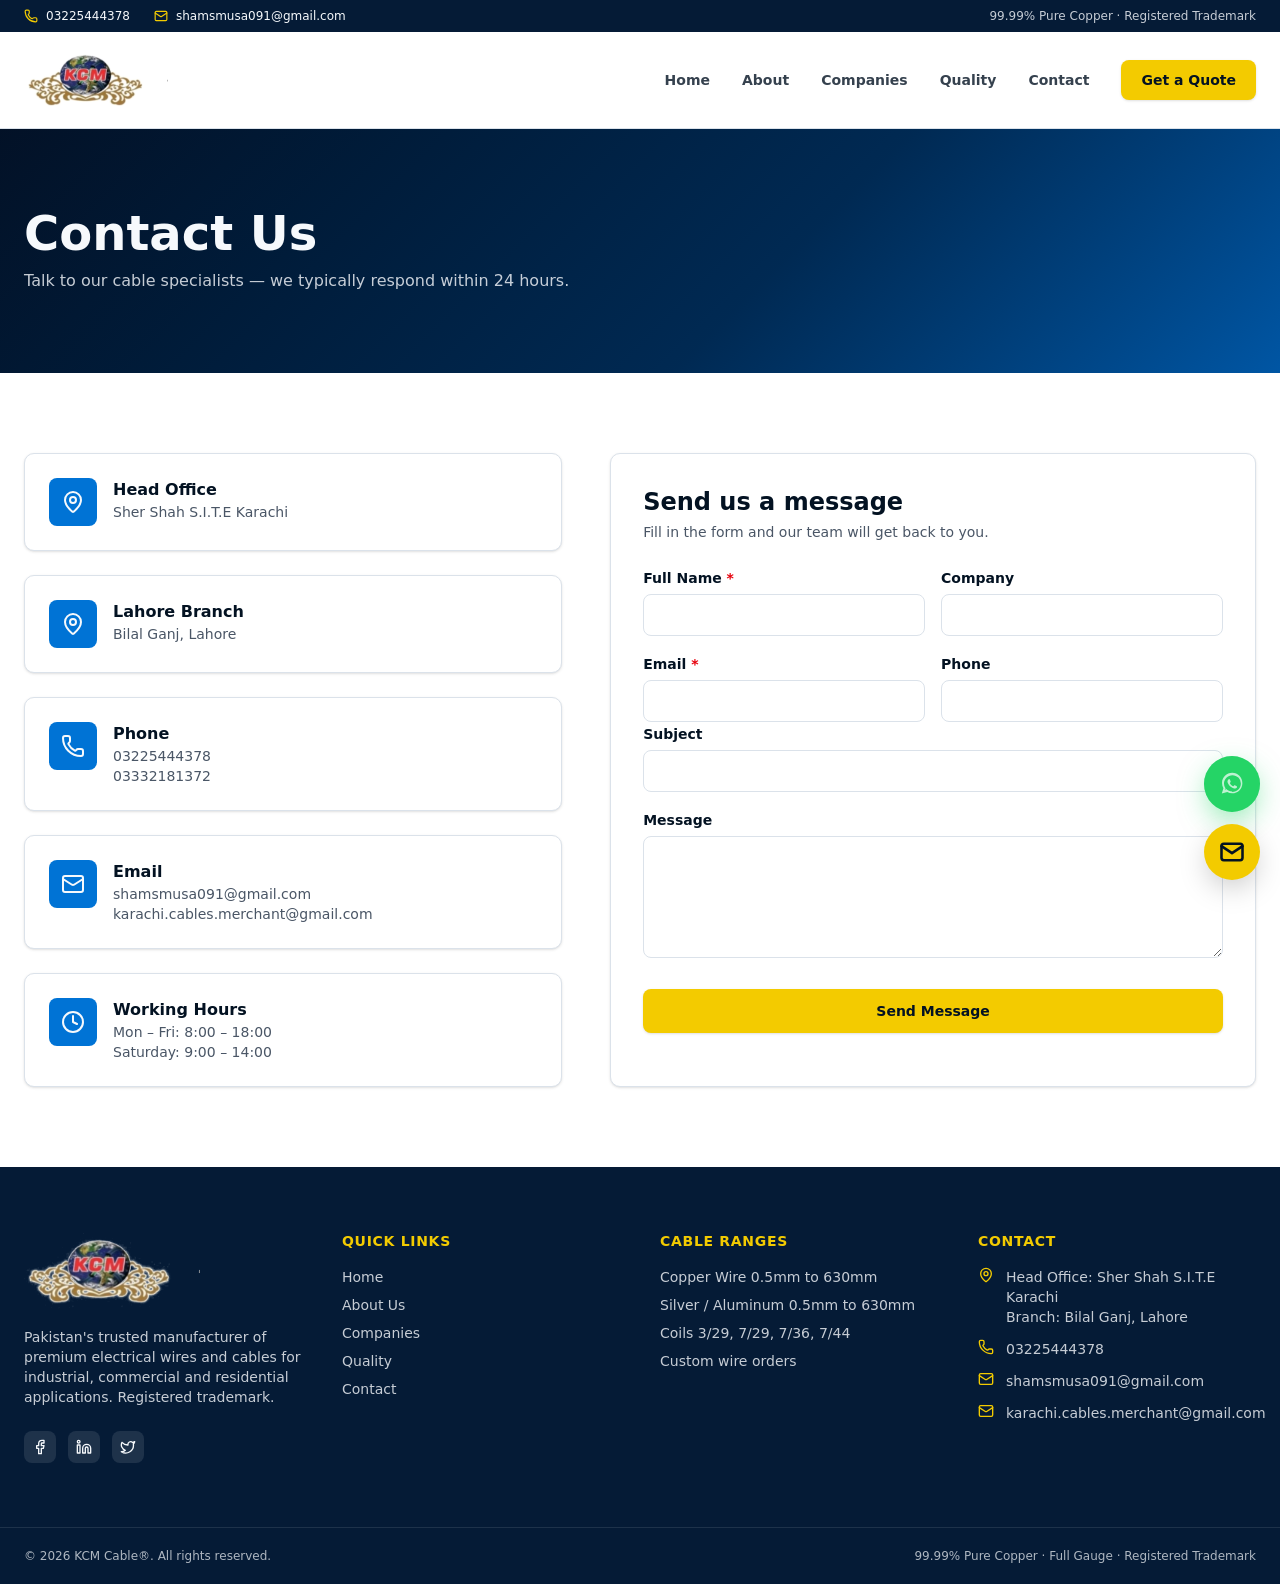
<file: contact.html>
<!DOCTYPE html>
<html data-tsd-source="/src/routes/__root.tsx:64:5" lang="en"><head data-tsd-source="/src/routes/__root.tsx:65:7"><meta charset="utf-8"/><meta content="width=device-width, initial-scale=1" name="viewport"/><title>Contact KCM Cable® — Request a Quote in Pakistan</title><meta content="Karachi Cable Merchants" name="author"/><meta content="dXcrU3qrMHnXOo8D0hvcqdh7m6MIV_Lym0tZk9ZbYNw" name="google-site-verification"/><meta content="website" property="og:type"/><meta content="summary" name="twitter:card"/><meta content="Get in touch with KCM Cable, Pakistan, for product inquiries, datasheets and project quotations." name="description"/><meta content="Contact KCM Cable®" property="og:title"/><meta content="Reach our cable specialists for quotes within 24 hours." property="og:description"/><link href="/favicon.png" rel="icon" type="image/png"/><link href="styles.css" rel="stylesheet"/><link href="favicon.png" rel="icon"/></head><body data-tsd-source="/src/routes/__root.tsx:68:7"><!--$--><div class="min-h-screen bg-background" data-tsd-source="/src/routes/contact.tsx:24:5"><header class="sticky top-0 z-50 w-full" data-tsd-source="/src/components/site-header.tsx:20:5"><div class="hidden bg-primary text-primary-foreground md:block" data-tsd-source="/src/components/site-header.tsx:22:7"><div class="mx-auto flex max-w-7xl items-center justify-between px-6 py-2 text-xs" data-tsd-source="/src/components/site-header.tsx:23:9"><div class="flex items-center gap-6" data-tsd-source="/src/components/site-header.tsx:24:11"><span class="flex items-center gap-2" data-tsd-source="/src/components/site-header.tsx:25:13"><svg aria-hidden="true" class="lucide lucide-phone h-3.5 w-3.5 text-accent" data-tsd-source="/src/components/site-header.tsx:26:15" fill="none" height="24" stroke="currentColor" stroke-linecap="round" stroke-linejoin="round" stroke-width="2" viewbox="0 0 24 24" width="24" xmlns="http://www.w3.org/2000/svg"><path d="M13.832 16.568a1 1 0 0 0 1.213-.303l.355-.465A2 2 0 0 1 17 15h3a2 2 0 0 1 2 2v3a2 2 0 0 1-2 2A18 18 0 0 1 2 4a2 2 0 0 1 2-2h3a2 2 0 0 1 2 2v3a2 2 0 0 1-.8 1.6l-.468.351a1 1 0 0 0-.292 1.233 14 14 0 0 0 6.392 6.384"></path></svg>03225444378</span><span class="flex items-center gap-2" data-tsd-source="/src/components/site-header.tsx:29:13"><svg aria-hidden="true" class="lucide lucide-mail h-3.5 w-3.5 text-accent" data-tsd-source="/src/components/site-header.tsx:30:15" fill="none" height="24" stroke="currentColor" stroke-linecap="round" stroke-linejoin="round" stroke-width="2" viewbox="0 0 24 24" width="24" xmlns="http://www.w3.org/2000/svg"><path d="m22 7-8.991 5.727a2 2 0 0 1-2.009 0L2 7"></path><rect height="16" rx="2" width="20" x="2" y="4"></rect></svg>shamsmusa091@gmail.com</span></div><span class="text-primary-foreground/80" data-tsd-source="/src/components/site-header.tsx:34:11">99.99% Pure Copper · Registered Trademark</span></div></div><div class="border-b border-border bg-background/95 backdrop-blur supports-[backdrop-filter]:bg-background/80" data-tsd-source="/src/components/site-header.tsx:41:7"><div class="mx-auto flex max-w-7xl items-center justify-between px-6 py-4" data-tsd-source="/src/components/site-header.tsx:42:9"><a aria-label="KCM Cable home" class="flex items-center" data-tsd-source="/src/components/site-header.tsx:43:11" href="index.html"><img alt="KCM Cable logo" class="object-contain h-14 w-28 md:h-16 md:w-36" data-tsd-source="/src/components/brand-logo.tsx:10:5" height="78" src="images/1b7a3c1b7e.png" width="180"/></a><nav class="hidden items-center gap-8 lg:flex" data-tsd-source="/src/components/site-header.tsx:47:11"><a class="text-sm font-semibold text-foreground/80 transition-colors hover:text-brand" data-tsd-source="/src/components/site-header.tsx:49:15" href="index.html">Home</a><a class="text-sm font-semibold text-foreground/80 transition-colors hover:text-brand" data-tsd-source="/src/components/site-header.tsx:49:15" href="about.html">About</a><a class="text-sm font-semibold text-foreground/80 transition-colors hover:text-brand" data-tsd-source="/src/components/site-header.tsx:49:15" href="companies.html">Companies</a><a class="text-sm font-semibold text-foreground/80 transition-colors hover:text-brand" data-tsd-source="/src/components/site-header.tsx:49:15" href="quality.html">Quality</a><a aria-current="page" class="text-sm font-semibold text-foreground/80 transition-colors hover:text-brand text-brand" data-status="active" data-tsd-source="/src/components/site-header.tsx:49:15" href="contact.html">Contact</a><a class="rounded-md bg-accent px-5 py-2.5 text-sm font-bold text-accent-foreground shadow-sm transition-all hover:brightness-95" data-tsd-source="/src/components/site-header.tsx:59:13" href="quote.html">Get a Quote</a></nav><button aria-label="Toggle menu" class="rounded-md p-2 text-foreground lg:hidden" data-tsd-source="/src/components/site-header.tsx:67:11" type="button"><svg aria-hidden="true" class="lucide lucide-menu h-6 w-6" data-tsd-source="/src/components/site-header.tsx:73:49" fill="none" height="24" stroke="currentColor" stroke-linecap="round" stroke-linejoin="round" stroke-width="2" viewbox="0 0 24 24" width="24" xmlns="http://www.w3.org/2000/svg"><path d="M4 5h16"></path><path d="M4 12h16"></path><path d="M4 19h16"></path></svg></button></div></div></header><section class="text-primary-foreground" data-tsd-source="/src/routes/contact.tsx:27:7" style="background:var(--gradient-hero)"><div class="mx-auto max-w-7xl px-6 py-16 md:py-20" data-tsd-source="/src/routes/contact.tsx:28:9"><h1 class="text-4xl font-black md:text-5xl" data-tsd-source="/src/routes/contact.tsx:29:11">Contact Us</h1><p class="mt-3 max-w-2xl text-primary-foreground/80" data-tsd-source="/src/routes/contact.tsx:30:11">Talk to our cable specialists — we typically respond within 24 hours.</p></div></section><section class="mx-auto max-w-7xl px-6 py-20" data-tsd-source="/src/routes/contact.tsx:36:7"><div class="grid gap-12 lg:grid-cols-[1fr_1.2fr]" data-tsd-source="/src/routes/contact.tsx:37:9"><div class="space-y-6" data-tsd-source="/src/routes/contact.tsx:38:11"><div class="flex gap-4 rounded-lg border border-border bg-card p-6 shadow-sm" data-tsd-source="/src/routes/contact.tsx:94:5"><div class="flex h-12 w-12 shrink-0 items-center justify-center rounded-md bg-brand text-brand-foreground" data-tsd-source="/src/routes/contact.tsx:95:7"><svg aria-hidden="true" class="lucide lucide-map-pin" fill="none" height="24" stroke="currentColor" stroke-linecap="round" stroke-linejoin="round" stroke-width="2" viewbox="0 0 24 24" width="24" xmlns="http://www.w3.org/2000/svg"><path d="M20 10c0 4.993-5.539 10.193-7.399 11.799a1 1 0 0 1-1.202 0C9.539 20.193 4 14.993 4 10a8 8 0 0 1 16 0"></path><circle cx="12" cy="10" r="3"></circle></svg></div><div data-tsd-source="/src/routes/contact.tsx:98:7"><h3 class="text-base font-bold text-foreground" data-tsd-source="/src/routes/contact.tsx:99:9">Head Office</h3><p class="text-sm text-muted-foreground" data-tsd-source="/src/routes/contact.tsx:101:11">Sher Shah S.I.T.E Karachi</p></div></div><div class="flex gap-4 rounded-lg border border-border bg-card p-6 shadow-sm" data-tsd-source="/src/routes/contact.tsx:94:5"><div class="flex h-12 w-12 shrink-0 items-center justify-center rounded-md bg-brand text-brand-foreground" data-tsd-source="/src/routes/contact.tsx:95:7"><svg aria-hidden="true" class="lucide lucide-map-pin" fill="none" height="24" stroke="currentColor" stroke-linecap="round" stroke-linejoin="round" stroke-width="2" viewbox="0 0 24 24" width="24" xmlns="http://www.w3.org/2000/svg"><path d="M20 10c0 4.993-5.539 10.193-7.399 11.799a1 1 0 0 1-1.202 0C9.539 20.193 4 14.993 4 10a8 8 0 0 1 16 0"></path><circle cx="12" cy="10" r="3"></circle></svg></div><div data-tsd-source="/src/routes/contact.tsx:98:7"><h3 class="text-base font-bold text-foreground" data-tsd-source="/src/routes/contact.tsx:99:9">Lahore Branch</h3><p class="text-sm text-muted-foreground" data-tsd-source="/src/routes/contact.tsx:101:11">Bilal Ganj, Lahore</p></div></div><div class="flex gap-4 rounded-lg border border-border bg-card p-6 shadow-sm" data-tsd-source="/src/routes/contact.tsx:94:5"><div class="flex h-12 w-12 shrink-0 items-center justify-center rounded-md bg-brand text-brand-foreground" data-tsd-source="/src/routes/contact.tsx:95:7"><svg aria-hidden="true" class="lucide lucide-phone" fill="none" height="24" stroke="currentColor" stroke-linecap="round" stroke-linejoin="round" stroke-width="2" viewbox="0 0 24 24" width="24" xmlns="http://www.w3.org/2000/svg"><path d="M13.832 16.568a1 1 0 0 0 1.213-.303l.355-.465A2 2 0 0 1 17 15h3a2 2 0 0 1 2 2v3a2 2 0 0 1-2 2A18 18 0 0 1 2 4a2 2 0 0 1 2-2h3a2 2 0 0 1 2 2v3a2 2 0 0 1-.8 1.6l-.468.351a1 1 0 0 0-.292 1.233 14 14 0 0 0 6.392 6.384"></path></svg></div><div data-tsd-source="/src/routes/contact.tsx:98:7"><h3 class="text-base font-bold text-foreground" data-tsd-source="/src/routes/contact.tsx:99:9">Phone</h3><p class="text-sm text-muted-foreground" data-tsd-source="/src/routes/contact.tsx:101:11">03225444378</p><p class="text-sm text-muted-foreground" data-tsd-source="/src/routes/contact.tsx:101:11">03332181372</p></div></div><div class="flex gap-4 rounded-lg border border-border bg-card p-6 shadow-sm" data-tsd-source="/src/routes/contact.tsx:94:5"><div class="flex h-12 w-12 shrink-0 items-center justify-center rounded-md bg-brand text-brand-foreground" data-tsd-source="/src/routes/contact.tsx:95:7"><svg aria-hidden="true" class="lucide lucide-mail" fill="none" height="24" stroke="currentColor" stroke-linecap="round" stroke-linejoin="round" stroke-width="2" viewbox="0 0 24 24" width="24" xmlns="http://www.w3.org/2000/svg"><path d="m22 7-8.991 5.727a2 2 0 0 1-2.009 0L2 7"></path><rect height="16" rx="2" width="20" x="2" y="4"></rect></svg></div><div data-tsd-source="/src/routes/contact.tsx:98:7"><h3 class="text-base font-bold text-foreground" data-tsd-source="/src/routes/contact.tsx:99:9">Email</h3><p class="text-sm text-muted-foreground" data-tsd-source="/src/routes/contact.tsx:101:11">shamsmusa091@gmail.com</p><p class="text-sm text-muted-foreground" data-tsd-source="/src/routes/contact.tsx:101:11">karachi.cables.merchant@gmail.com</p></div></div><div class="flex gap-4 rounded-lg border border-border bg-card p-6 shadow-sm" data-tsd-source="/src/routes/contact.tsx:94:5"><div class="flex h-12 w-12 shrink-0 items-center justify-center rounded-md bg-brand text-brand-foreground" data-tsd-source="/src/routes/contact.tsx:95:7"><svg aria-hidden="true" class="lucide lucide-clock" fill="none" height="24" stroke="currentColor" stroke-linecap="round" stroke-linejoin="round" stroke-width="2" viewbox="0 0 24 24" width="24" xmlns="http://www.w3.org/2000/svg"><circle cx="12" cy="12" r="10"></circle><path d="M12 6v6l4 2"></path></svg></div><div data-tsd-source="/src/routes/contact.tsx:98:7"><h3 class="text-base font-bold text-foreground" data-tsd-source="/src/routes/contact.tsx:99:9">Working Hours</h3><p class="text-sm text-muted-foreground" data-tsd-source="/src/routes/contact.tsx:101:11">Mon – Fri: 8:00 – 18:00</p><p class="text-sm text-muted-foreground" data-tsd-source="/src/routes/contact.tsx:101:11">Saturday: 9:00 – 14:00</p></div></div></div><form class="rounded-lg border border-border bg-card p-8 shadow-sm" data-tsd-source="/src/routes/contact.tsx:46:11"><h2 class="text-2xl font-bold text-foreground" data-tsd-source="/src/routes/contact.tsx:53:13">Send us a message</h2><p class="mt-1 text-sm text-muted-foreground" data-tsd-source="/src/routes/contact.tsx:54:13">Fill in the form and our team will get back to you.</p><div class="mt-6 grid gap-4 md:grid-cols-2" data-tsd-source="/src/routes/contact.tsx:57:13"><div data-tsd-source="/src/routes/contact.tsx:110:5"><label class="text-sm font-semibold text-foreground" data-tsd-source="/src/routes/contact.tsx:111:7">Full Name<!-- --> <span class="text-destructive" data-tsd-source="/src/routes/contact.tsx:112:30">*</span></label><input class="mt-1 w-full rounded-md border border-input bg-background px-4 py-2.5 text-sm focus:border-brand focus:outline-none focus:ring-2 focus:ring-brand/20" data-tsd-source="/src/routes/contact.tsx:114:7" required="" type="text"/></div><div data-tsd-source="/src/routes/contact.tsx:110:5"><label class="text-sm font-semibold text-foreground" data-tsd-source="/src/routes/contact.tsx:111:7">Company<!-- --> </label><input class="mt-1 w-full rounded-md border border-input bg-background px-4 py-2.5 text-sm focus:border-brand focus:outline-none focus:ring-2 focus:ring-brand/20" data-tsd-source="/src/routes/contact.tsx:114:7" type="text"/></div><div data-tsd-source="/src/routes/contact.tsx:110:5"><label class="text-sm font-semibold text-foreground" data-tsd-source="/src/routes/contact.tsx:111:7">Email<!-- --> <span class="text-destructive" data-tsd-source="/src/routes/contact.tsx:112:30">*</span></label><input class="mt-1 w-full rounded-md border border-input bg-background px-4 py-2.5 text-sm focus:border-brand focus:outline-none focus:ring-2 focus:ring-brand/20" data-tsd-source="/src/routes/contact.tsx:114:7" required="" type="email"/></div><div data-tsd-source="/src/routes/contact.tsx:110:5"><label class="text-sm font-semibold text-foreground" data-tsd-source="/src/routes/contact.tsx:111:7">Phone<!-- --> </label><input class="mt-1 w-full rounded-md border border-input bg-background px-4 py-2.5 text-sm focus:border-brand focus:outline-none focus:ring-2 focus:ring-brand/20" data-tsd-source="/src/routes/contact.tsx:114:7" type="tel"/></div></div><div data-tsd-source="/src/routes/contact.tsx:110:5"><label class="text-sm font-semibold text-foreground" data-tsd-source="/src/routes/contact.tsx:111:7">Subject<!-- --> </label><input class="mt-1 w-full rounded-md border border-input bg-background px-4 py-2.5 text-sm focus:border-brand focus:outline-none focus:ring-2 focus:ring-brand/20" data-tsd-source="/src/routes/contact.tsx:114:7" type="text"/></div><div class="mt-4" data-tsd-source="/src/routes/contact.tsx:64:13"><label class="text-sm font-semibold text-foreground" data-tsd-source="/src/routes/contact.tsx:65:15">Message</label><textarea class="mt-1 w-full rounded-md border border-input bg-background px-4 py-2.5 text-sm focus:border-brand focus:outline-none focus:ring-2 focus:ring-brand/20" data-tsd-source="/src/routes/contact.tsx:66:15" required="" rows="5"></textarea></div><button class="mt-6 w-full rounded-md bg-accent px-6 py-3 text-sm font-bold text-accent-foreground shadow-sm transition-transform hover:scale-[1.01]" data-tsd-source="/src/routes/contact.tsx:72:13" type="submit">Send Message</button></form></div></section><footer class="bg-primary text-primary-foreground" data-tsd-source="/src/components/site-footer.tsx:9:5"><div class="mx-auto grid max-w-7xl gap-10 px-6 py-16 md:grid-cols-4" data-tsd-source="/src/components/site-footer.tsx:10:7"><div class="space-y-4" data-tsd-source="/src/components/site-footer.tsx:11:9"><div class="flex items-center gap-3" data-tsd-source="/src/components/site-footer.tsx:12:11"><img alt="KCM Cable logo" class="object-contain h-20 w-44" data-tsd-source="/src/components/brand-logo.tsx:10:5" height="78" src="images/1b7a3c1b7e.png" width="180"/></div><p class="text-sm text-primary-foreground/80" data-tsd-source="/src/components/site-footer.tsx:15:11">Pakistan's trusted manufacturer of premium electrical wires and cables for industrial, commercial and residential applications. Registered trademark.</p><div class="flex gap-3 pt-2" data-tsd-source="/src/components/site-footer.tsx:19:11"><a aria-label="Facebook" class="rounded-md bg-white/10 p-2 hover:bg-accent hover:text-accent-foreground transition-colors" data-tsd-source="/src/components/site-footer.tsx:20:13" href="#"><svg aria-hidden="true" class="lucide lucide-facebook h-4 w-4" data-tsd-source="/src/components/site-footer.tsx:21:15" fill="none" height="24" stroke="currentColor" stroke-linecap="round" stroke-linejoin="round" stroke-width="2" viewbox="0 0 24 24" width="24" xmlns="http://www.w3.org/2000/svg"><path d="M18 2h-3a5 5 0 0 0-5 5v3H7v4h3v8h4v-8h3l1-4h-4V7a1 1 0 0 1 1-1h3z"></path></svg></a><a aria-label="LinkedIn" class="rounded-md bg-white/10 p-2 hover:bg-accent hover:text-accent-foreground transition-colors" data-tsd-source="/src/components/site-footer.tsx:23:13" href="#"><svg aria-hidden="true" class="lucide lucide-linkedin h-4 w-4" data-tsd-source="/src/components/site-footer.tsx:24:15" fill="none" height="24" stroke="currentColor" stroke-linecap="round" stroke-linejoin="round" stroke-width="2" viewbox="0 0 24 24" width="24" xmlns="http://www.w3.org/2000/svg"><path d="M16 8a6 6 0 0 1 6 6v7h-4v-7a2 2 0 0 0-2-2 2 2 0 0 0-2 2v7h-4v-7a6 6 0 0 1 6-6z"></path><rect height="12" width="4" x="2" y="9"></rect><circle cx="4" cy="4" r="2"></circle></svg></a><a aria-label="Twitter" class="rounded-md bg-white/10 p-2 hover:bg-accent hover:text-accent-foreground transition-colors" data-tsd-source="/src/components/site-footer.tsx:26:13" href="#"><svg aria-hidden="true" class="lucide lucide-twitter h-4 w-4" data-tsd-source="/src/components/site-footer.tsx:27:15" fill="none" height="24" stroke="currentColor" stroke-linecap="round" stroke-linejoin="round" stroke-width="2" viewbox="0 0 24 24" width="24" xmlns="http://www.w3.org/2000/svg"><path d="M22 4s-.7 2.1-2 3.4c1.6 10-9.4 17.3-18 11.6 2.2.1 4.4-.6 6-2C3 15.5.5 9.6 3 5c2.2 2.6 5.6 4.1 9 4-.9-4.2 4-6.6 7-3.8 1.1 0 3-1.2 3-1.2z"></path></svg></a></div></div><div data-tsd-source="/src/components/site-footer.tsx:32:9"><h3 class="mb-4 text-sm font-bold uppercase tracking-wider text-accent" data-tsd-source="/src/components/site-footer.tsx:33:11">Quick Links</h3><ul class="space-y-2 text-sm text-primary-foreground/80" data-tsd-source="/src/components/site-footer.tsx:36:11"><li data-tsd-source="/src/components/site-footer.tsx:37:13"><a class="hover:text-accent" data-tsd-source="/src/components/site-footer.tsx:37:17" href="index.html">Home</a></li><li data-tsd-source="/src/components/site-footer.tsx:38:13"><a class="hover:text-accent" data-tsd-source="/src/components/site-footer.tsx:38:17" href="about.html">About Us</a></li><li data-tsd-source="/src/components/site-footer.tsx:39:13"><a class="hover:text-accent" data-tsd-source="/src/components/site-footer.tsx:39:17" href="companies.html">Companies</a></li><li data-tsd-source="/src/components/site-footer.tsx:40:13"><a class="hover:text-accent" data-tsd-source="/src/components/site-footer.tsx:40:17" href="quality.html">Quality</a></li><li data-tsd-source="/src/components/site-footer.tsx:41:13"><a aria-current="page" class="hover:text-accent active" data-status="active" data-tsd-source="/src/components/site-footer.tsx:41:17" href="contact.html">Contact</a></li></ul></div><div data-tsd-source="/src/components/site-footer.tsx:45:9"><h3 class="mb-4 text-sm font-bold uppercase tracking-wider text-accent" data-tsd-source="/src/components/site-footer.tsx:46:11">Cable Ranges</h3><ul class="space-y-2 text-sm text-primary-foreground/80" data-tsd-source="/src/components/site-footer.tsx:49:11"><li data-tsd-source="/src/components/site-footer.tsx:50:13">Copper Wire 0.5mm to 630mm</li><li data-tsd-source="/src/components/site-footer.tsx:51:13">Silver / Aluminum 0.5mm to 630mm</li><li data-tsd-source="/src/components/site-footer.tsx:52:13">Coils 3/29, 7/29, 7/36, 7/44</li><li data-tsd-source="/src/components/site-footer.tsx:53:13">Custom wire orders</li></ul></div><div data-tsd-source="/src/components/site-footer.tsx:57:9"><h3 class="mb-4 text-sm font-bold uppercase tracking-wider text-accent" data-tsd-source="/src/components/site-footer.tsx:58:11">Contact</h3><ul class="space-y-3 text-sm text-primary-foreground/80" data-tsd-source="/src/components/site-footer.tsx:61:11"><li class="flex gap-3" data-tsd-source="/src/components/site-footer.tsx:62:13"><svg aria-hidden="true" class="lucide lucide-map-pin h-4 w-4 shrink-0 text-accent" data-tsd-source="/src/components/site-footer.tsx:63:15" fill="none" height="24" stroke="currentColor" stroke-linecap="round" stroke-linejoin="round" stroke-width="2" viewbox="0 0 24 24" width="24" xmlns="http://www.w3.org/2000/svg"><path d="M20 10c0 4.993-5.539 10.193-7.399 11.799a1 1 0 0 1-1.202 0C9.539 20.193 4 14.993 4 10a8 8 0 0 1 16 0"></path><circle cx="12" cy="10" r="3"></circle></svg><span data-tsd-source="/src/components/site-footer.tsx:64:15">Head Office: <!-- -->Sher Shah S.I.T.E Karachi<br data-tsd-source="/src/components/site-footer.tsx:66:46"/>Branch: <!-- -->Bilal Ganj, Lahore</span></li><li class="flex gap-3" data-tsd-source="/src/components/site-footer.tsx:69:13"><svg aria-hidden="true" class="lucide lucide-phone h-4 w-4 shrink-0 text-accent" data-tsd-source="/src/components/site-footer.tsx:70:15" fill="none" height="24" stroke="currentColor" stroke-linecap="round" stroke-linejoin="round" stroke-width="2" viewbox="0 0 24 24" width="24" xmlns="http://www.w3.org/2000/svg"><path d="M13.832 16.568a1 1 0 0 0 1.213-.303l.355-.465A2 2 0 0 1 17 15h3a2 2 0 0 1 2 2v3a2 2 0 0 1-2 2A18 18 0 0 1 2 4a2 2 0 0 1 2-2h3a2 2 0 0 1 2 2v3a2 2 0 0 1-.8 1.6l-.468.351a1 1 0 0 0-.292 1.233 14 14 0 0 0 6.392 6.384"></path></svg>03225444378</li><li class="flex gap-3" data-tsd-source="/src/components/site-footer.tsx:73:13"><svg aria-hidden="true" class="lucide lucide-mail h-4 w-4 shrink-0 text-accent" data-tsd-source="/src/components/site-footer.tsx:74:15" fill="none" height="24" stroke="currentColor" stroke-linecap="round" stroke-linejoin="round" stroke-width="2" viewbox="0 0 24 24" width="24" xmlns="http://www.w3.org/2000/svg"><path d="m22 7-8.991 5.727a2 2 0 0 1-2.009 0L2 7"></path><rect height="16" rx="2" width="20" x="2" y="4"></rect></svg>shamsmusa091@gmail.com</li><li class="flex gap-3" data-tsd-source="/src/components/site-footer.tsx:78:16"><svg aria-hidden="true" class="lucide lucide-mail h-4 w-4 shrink-0 text-accent" data-tsd-source="/src/components/site-footer.tsx:79:18" fill="none" height="24" stroke="currentColor" stroke-linecap="round" stroke-linejoin="round" stroke-width="2" viewbox="0 0 24 24" width="24" xmlns="http://www.w3.org/2000/svg"><path d="m22 7-8.991 5.727a2 2 0 0 1-2.009 0L2 7"></path><rect height="16" rx="2" width="20" x="2" y="4"></rect></svg>karachi.cables.merchant@gmail.com</li></ul></div></div><div class="border-t border-white/10" data-tsd-source="/src/components/site-footer.tsx:87:7"><div class="mx-auto flex max-w-7xl flex-col items-center justify-between gap-2 px-6 py-5 text-xs text-primary-foreground/70 md:flex-row" data-tsd-source="/src/components/site-footer.tsx:88:9"><span data-tsd-source="/src/components/site-footer.tsx:89:11">© <!-- -->2026<!-- --> <!-- -->KCM Cable®<!-- -->. All rights reserved.</span><span data-tsd-source="/src/components/site-footer.tsx:90:11">99.99% Pure Copper · Full Gauge · Registered Trademark</span></div></div></footer></div><!--/$--><div class="fixed bottom-5 right-5 z-50 flex flex-col gap-3" data-tsd-source="/src/components/whatsapp-button.tsx:14:5"><a aria-label="Chat on WhatsApp" class="relative flex h-14 w-14 items-center justify-center rounded-full bg-[#25D366] text-white shadow-2xl transition-transform hover:scale-110" data-tsd-source="/src/components/whatsapp-button.tsx:15:7" href="https://wa.me/923225444378?text=Hello%20KCM%20Cable%2C%20I'd%20like%20to%20enquire%20about%20your%20wires." rel="noopener noreferrer" style="box-shadow:0 10px 30px -5px rgba(37,211,102,0.6)" target="_blank"><svg aria-hidden="true" class="h-7 w-7" data-tsd-source="/src/components/whatsapp-button.tsx:24:9" fill="currentColor" viewbox="0 0 32 32"><path d="M19.11 17.205c-.372 0-1.088 1.39-1.518 1.39a.63.63 0 0 1-.315-.1c-.802-.402-1.504-.817-2.163-1.447-.545-.516-1.146-1.29-1.46-1.963a.426.426 0 0 1-.073-.215c0-.33.99-.945.99-1.49 0-.143-.73-2.09-.832-2.335-.143-.372-.214-.487-.6-.487-.187 0-.36-.043-.53-.043-.302 0-.53.115-.746.315-.688.645-1.032 1.318-1.06 2.264v.114c-.015.99.472 1.977 1.017 2.78 1.23 1.82 2.506 3.41 4.554 4.34.616.287 2.035.888 2.722.888.817 0 2.15-.515 2.478-1.318.13-.33.187-.66.13-1.046-.13-.5-2.078-1.46-2.593-1.46zM16.222 24.5c-2.65 0-5.07-1.073-6.815-2.823L7.5 23.027l1.18-1.85a9.617 9.617 0 0 1-1.84-5.673c0-5.31 4.32-9.626 9.62-9.626 2.586 0 5.013 1.005 6.838 2.832a9.567 9.567 0 0 1 2.84 6.815c-.005 5.31-4.32 9.605-9.916 9.605zm0-21.225c-6.408 0-11.62 5.21-11.62 11.617 0 2.05.54 4.06 1.564 5.83l-1.79 6.103 6.244-1.625a11.55 11.55 0 0 0 5.604 1.43c6.408 0 11.62-5.214 11.62-11.625S22.62 3.275 16.22 3.275z" data-tsd-source="/src/components/whatsapp-button.tsx:25:11"></path></svg><span class="absolute inline-flex h-full w-full animate-ping rounded-full bg-[#25D366] opacity-30" data-tsd-source="/src/components/whatsapp-button.tsx:27:9"></span></a><a aria-label="Email us" class="relative flex h-14 w-14 items-center justify-center rounded-full bg-accent text-accent-foreground shadow-2xl transition-transform hover:scale-110" data-tsd-source="/src/components/whatsapp-button.tsx:29:7" href="mailto:shamsmusa091@gmail.com?subject=Enquiry%20%E2%80%94%20KCM%20Cable&amp;body=Hello%20KCM%20Cable%2C%20I'd%20like%20to%20enquire%20about%20your%20wires." style="box-shadow:0 10px 30px -5px rgba(0,0,0,0.25)"><svg aria-hidden="true" class="h-7 w-7" data-tsd-source="/src/components/whatsapp-button.tsx:36:9" fill="none" stroke="currentColor" stroke-linecap="round" stroke-linejoin="round" stroke-width="2.2" viewbox="0 0 24 24"><rect data-tsd-source="/src/components/whatsapp-button.tsx:37:11" height="14" rx="2" width="18" x="3" y="5"></rect><path d="m3 7 9 6 9-6" data-tsd-source="/src/components/whatsapp-button.tsx:38:11"></path></svg></a></div><script src="script.js"></script></body></html>
</file>
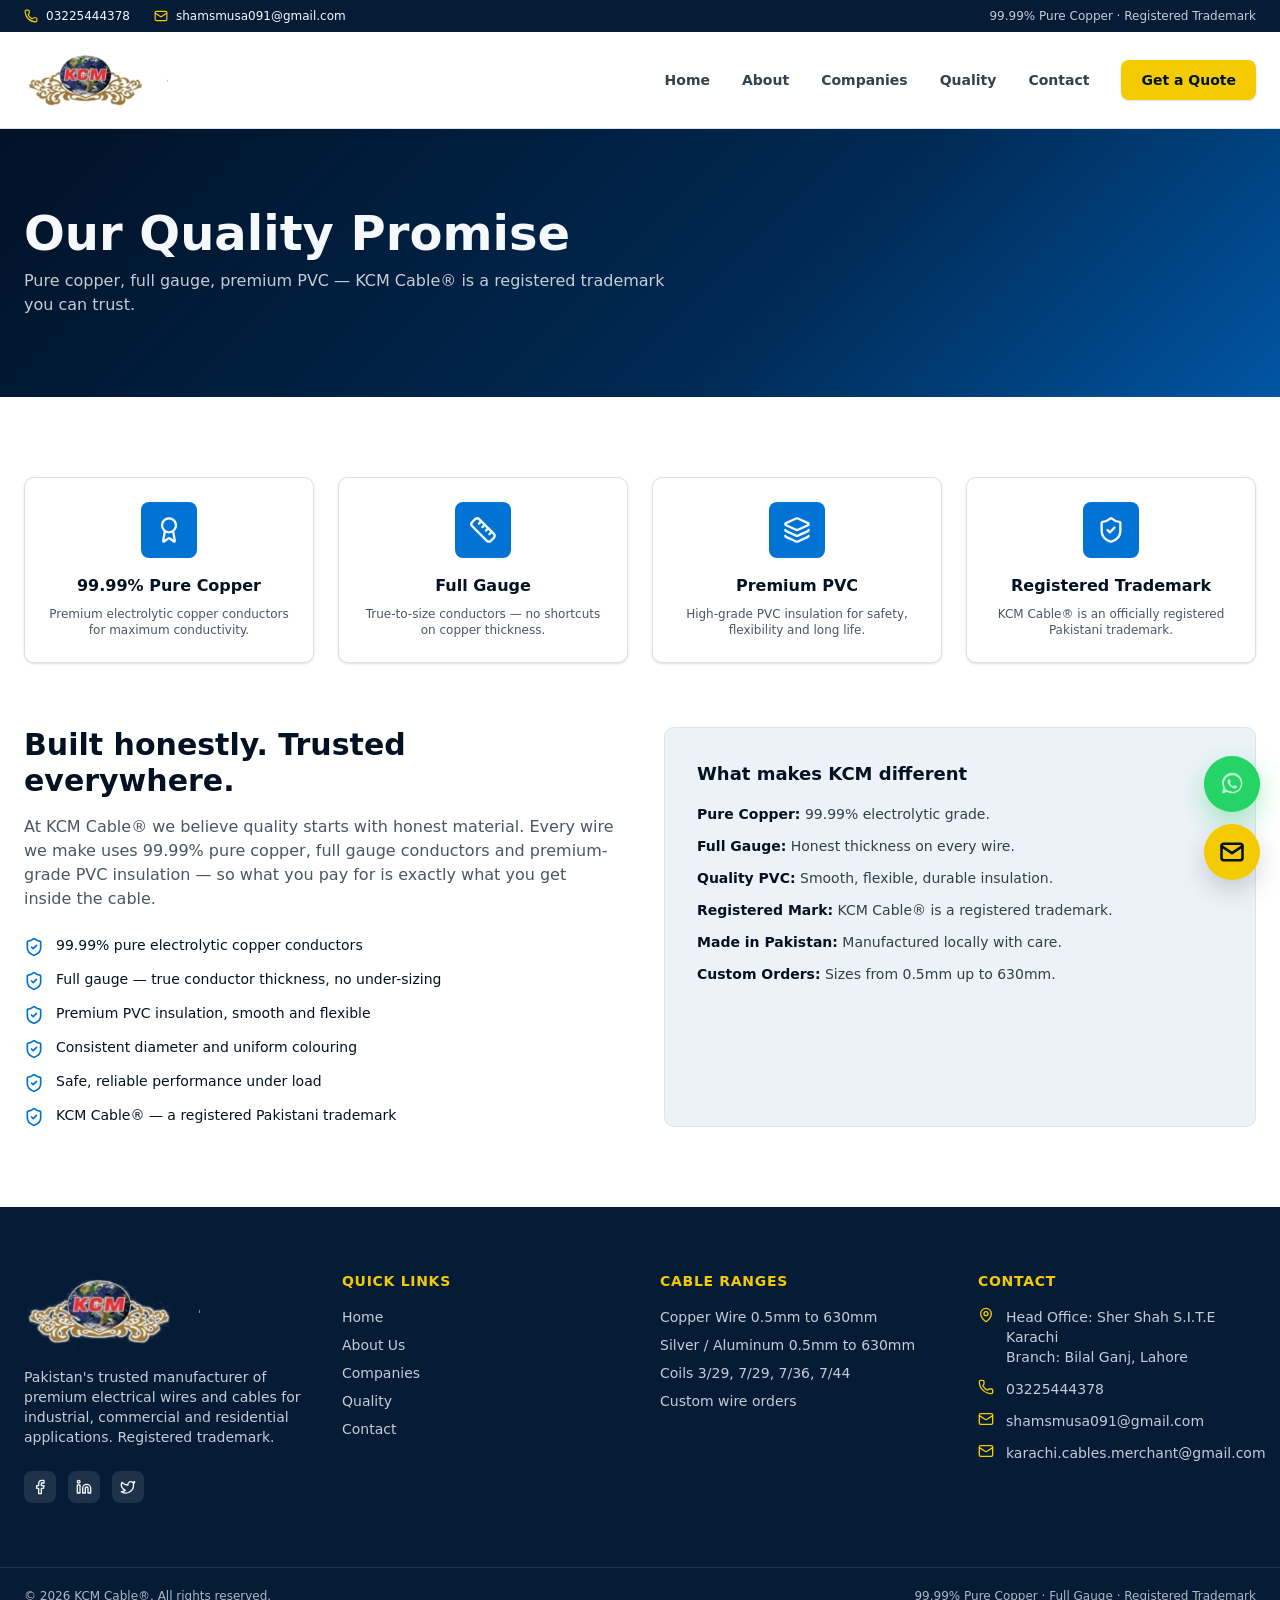
<file: quality.html>
<!DOCTYPE html>
<html data-tsd-source="/src/routes/__root.tsx:64:5" lang="en"><head data-tsd-source="/src/routes/__root.tsx:65:7"><meta charset="utf-8"/><meta content="width=device-width, initial-scale=1" name="viewport"/><title>Quality — KCM Cable® Pakistan</title><meta content="Karachi Cable Merchants" name="author"/><meta content="dXcrU3qrMHnXOo8D0hvcqdh7m6MIV_Lym0tZk9ZbYNw" name="google-site-verification"/><meta content="website" property="og:type"/><meta content="summary" name="twitter:card"/><meta content="KCM Cable® uses 99.99% pure copper, full gauge conductors and premium PVC insulation. Registered trademark, made in Pakistan." name="description"/><meta content="Quality — KCM Cable®" property="og:title"/><meta content="99.99% pure copper, full gauge, premium PVC. Registered trademark." property="og:description"/><link href="/favicon.png" rel="icon" type="image/png"/><link href="styles.css" rel="stylesheet"/><link href="favicon.png" rel="icon"/></head><body data-tsd-source="/src/routes/__root.tsx:68:7"><!--$--><div class="min-h-screen bg-background" data-tsd-source="/src/routes/quality.tsx:20:5"><header class="sticky top-0 z-50 w-full" data-tsd-source="/src/components/site-header.tsx:20:5"><div class="hidden bg-primary text-primary-foreground md:block" data-tsd-source="/src/components/site-header.tsx:22:7"><div class="mx-auto flex max-w-7xl items-center justify-between px-6 py-2 text-xs" data-tsd-source="/src/components/site-header.tsx:23:9"><div class="flex items-center gap-6" data-tsd-source="/src/components/site-header.tsx:24:11"><span class="flex items-center gap-2" data-tsd-source="/src/components/site-header.tsx:25:13"><svg aria-hidden="true" class="lucide lucide-phone h-3.5 w-3.5 text-accent" data-tsd-source="/src/components/site-header.tsx:26:15" fill="none" height="24" stroke="currentColor" stroke-linecap="round" stroke-linejoin="round" stroke-width="2" viewbox="0 0 24 24" width="24" xmlns="http://www.w3.org/2000/svg"><path d="M13.832 16.568a1 1 0 0 0 1.213-.303l.355-.465A2 2 0 0 1 17 15h3a2 2 0 0 1 2 2v3a2 2 0 0 1-2 2A18 18 0 0 1 2 4a2 2 0 0 1 2-2h3a2 2 0 0 1 2 2v3a2 2 0 0 1-.8 1.6l-.468.351a1 1 0 0 0-.292 1.233 14 14 0 0 0 6.392 6.384"></path></svg>03225444378</span><span class="flex items-center gap-2" data-tsd-source="/src/components/site-header.tsx:29:13"><svg aria-hidden="true" class="lucide lucide-mail h-3.5 w-3.5 text-accent" data-tsd-source="/src/components/site-header.tsx:30:15" fill="none" height="24" stroke="currentColor" stroke-linecap="round" stroke-linejoin="round" stroke-width="2" viewbox="0 0 24 24" width="24" xmlns="http://www.w3.org/2000/svg"><path d="m22 7-8.991 5.727a2 2 0 0 1-2.009 0L2 7"></path><rect height="16" rx="2" width="20" x="2" y="4"></rect></svg>shamsmusa091@gmail.com</span></div><span class="text-primary-foreground/80" data-tsd-source="/src/components/site-header.tsx:34:11">99.99% Pure Copper · Registered Trademark</span></div></div><div class="border-b border-border bg-background/95 backdrop-blur supports-[backdrop-filter]:bg-background/80" data-tsd-source="/src/components/site-header.tsx:41:7"><div class="mx-auto flex max-w-7xl items-center justify-between px-6 py-4" data-tsd-source="/src/components/site-header.tsx:42:9"><a aria-label="KCM Cable home" class="flex items-center" data-tsd-source="/src/components/site-header.tsx:43:11" href="index.html"><img alt="KCM Cable logo" class="object-contain h-14 w-28 md:h-16 md:w-36" data-tsd-source="/src/components/brand-logo.tsx:10:5" height="78" src="images/1b7a3c1b7e.png" width="180"/></a><nav class="hidden items-center gap-8 lg:flex" data-tsd-source="/src/components/site-header.tsx:47:11"><a class="text-sm font-semibold text-foreground/80 transition-colors hover:text-brand" data-tsd-source="/src/components/site-header.tsx:49:15" href="index.html">Home</a><a class="text-sm font-semibold text-foreground/80 transition-colors hover:text-brand" data-tsd-source="/src/components/site-header.tsx:49:15" href="about.html">About</a><a class="text-sm font-semibold text-foreground/80 transition-colors hover:text-brand" data-tsd-source="/src/components/site-header.tsx:49:15" href="companies.html">Companies</a><a aria-current="page" class="text-sm font-semibold text-foreground/80 transition-colors hover:text-brand text-brand" data-status="active" data-tsd-source="/src/components/site-header.tsx:49:15" href="quality.html">Quality</a><a class="text-sm font-semibold text-foreground/80 transition-colors hover:text-brand" data-tsd-source="/src/components/site-header.tsx:49:15" href="contact.html">Contact</a><a class="rounded-md bg-accent px-5 py-2.5 text-sm font-bold text-accent-foreground shadow-sm transition-all hover:brightness-95" data-tsd-source="/src/components/site-header.tsx:59:13" href="quote.html">Get a Quote</a></nav><button aria-label="Toggle menu" class="rounded-md p-2 text-foreground lg:hidden" data-tsd-source="/src/components/site-header.tsx:67:11" type="button"><svg aria-hidden="true" class="lucide lucide-menu h-6 w-6" data-tsd-source="/src/components/site-header.tsx:73:49" fill="none" height="24" stroke="currentColor" stroke-linecap="round" stroke-linejoin="round" stroke-width="2" viewbox="0 0 24 24" width="24" xmlns="http://www.w3.org/2000/svg"><path d="M4 5h16"></path><path d="M4 12h16"></path><path d="M4 19h16"></path></svg></button></div></div></header><section class="text-primary-foreground" data-tsd-source="/src/routes/quality.tsx:23:7" style="background:var(--gradient-hero)"><div class="mx-auto max-w-7xl px-6 py-16 md:py-20" data-tsd-source="/src/routes/quality.tsx:24:9"><h1 class="text-4xl font-black md:text-5xl" data-tsd-source="/src/routes/quality.tsx:25:11">Our Quality Promise</h1><p class="mt-3 max-w-2xl text-primary-foreground/80" data-tsd-source="/src/routes/quality.tsx:26:11">Pure copper, full gauge, premium PVC — KCM Cable® is a registered trademark you can trust.</p></div></section><section class="mx-auto max-w-7xl px-6 py-20" data-tsd-source="/src/routes/quality.tsx:32:7"><div class="grid gap-6 md:grid-cols-2 lg:grid-cols-4" data-tsd-source="/src/routes/quality.tsx:33:9"><div class="rounded-lg border border-border bg-card p-6 text-center shadow-sm" data-tsd-source="/src/routes/quality.tsx:87:5"><div class="mx-auto flex h-14 w-14 items-center justify-center rounded-md bg-brand text-brand-foreground" data-tsd-source="/src/routes/quality.tsx:88:7"><svg aria-hidden="true" class="lucide lucide-award h-7 w-7" fill="none" height="24" stroke="currentColor" stroke-linecap="round" stroke-linejoin="round" stroke-width="2" viewbox="0 0 24 24" width="24" xmlns="http://www.w3.org/2000/svg"><path d="m15.477 12.89 1.515 8.526a.5.5 0 0 1-.81.47l-3.58-2.687a1 1 0 0 0-1.197 0l-3.586 2.686a.5.5 0 0 1-.81-.469l1.514-8.526"></path><circle cx="12" cy="8" r="6"></circle></svg></div><h3 class="mt-4 text-base font-bold text-foreground" data-tsd-source="/src/routes/quality.tsx:91:7">99.99% Pure Copper</h3><p class="mt-2 text-xs text-muted-foreground" data-tsd-source="/src/routes/quality.tsx:92:7">Premium electrolytic copper conductors for maximum conductivity.</p></div><div class="rounded-lg border border-border bg-card p-6 text-center shadow-sm" data-tsd-source="/src/routes/quality.tsx:87:5"><div class="mx-auto flex h-14 w-14 items-center justify-center rounded-md bg-brand text-brand-foreground" data-tsd-source="/src/routes/quality.tsx:88:7"><svg aria-hidden="true" class="lucide lucide-ruler h-7 w-7" fill="none" height="24" stroke="currentColor" stroke-linecap="round" stroke-linejoin="round" stroke-width="2" viewbox="0 0 24 24" width="24" xmlns="http://www.w3.org/2000/svg"><path d="M21.3 15.3a2.4 2.4 0 0 1 0 3.4l-2.6 2.6a2.4 2.4 0 0 1-3.4 0L2.7 8.7a2.41 2.41 0 0 1 0-3.4l2.6-2.6a2.41 2.41 0 0 1 3.4 0Z"></path><path d="m14.5 12.5 2-2"></path><path d="m11.5 9.5 2-2"></path><path d="m8.5 6.5 2-2"></path><path d="m17.5 15.5 2-2"></path></svg></div><h3 class="mt-4 text-base font-bold text-foreground" data-tsd-source="/src/routes/quality.tsx:91:7">Full Gauge</h3><p class="mt-2 text-xs text-muted-foreground" data-tsd-source="/src/routes/quality.tsx:92:7">True-to-size conductors — no shortcuts on copper thickness.</p></div><div class="rounded-lg border border-border bg-card p-6 text-center shadow-sm" data-tsd-source="/src/routes/quality.tsx:87:5"><div class="mx-auto flex h-14 w-14 items-center justify-center rounded-md bg-brand text-brand-foreground" data-tsd-source="/src/routes/quality.tsx:88:7"><svg aria-hidden="true" class="lucide lucide-layers h-7 w-7" fill="none" height="24" stroke="currentColor" stroke-linecap="round" stroke-linejoin="round" stroke-width="2" viewbox="0 0 24 24" width="24" xmlns="http://www.w3.org/2000/svg"><path d="M12.83 2.18a2 2 0 0 0-1.66 0L2.6 6.08a1 1 0 0 0 0 1.83l8.58 3.91a2 2 0 0 0 1.66 0l8.58-3.9a1 1 0 0 0 0-1.83z"></path><path d="M2 12a1 1 0 0 0 .58.91l8.6 3.91a2 2 0 0 0 1.65 0l8.58-3.9A1 1 0 0 0 22 12"></path><path d="M2 17a1 1 0 0 0 .58.91l8.6 3.91a2 2 0 0 0 1.65 0l8.58-3.9A1 1 0 0 0 22 17"></path></svg></div><h3 class="mt-4 text-base font-bold text-foreground" data-tsd-source="/src/routes/quality.tsx:91:7">Premium PVC</h3><p class="mt-2 text-xs text-muted-foreground" data-tsd-source="/src/routes/quality.tsx:92:7">High-grade PVC insulation for safety, flexibility and long life.</p></div><div class="rounded-lg border border-border bg-card p-6 text-center shadow-sm" data-tsd-source="/src/routes/quality.tsx:87:5"><div class="mx-auto flex h-14 w-14 items-center justify-center rounded-md bg-brand text-brand-foreground" data-tsd-source="/src/routes/quality.tsx:88:7"><svg aria-hidden="true" class="lucide lucide-shield-check h-7 w-7" fill="none" height="24" stroke="currentColor" stroke-linecap="round" stroke-linejoin="round" stroke-width="2" viewbox="0 0 24 24" width="24" xmlns="http://www.w3.org/2000/svg"><path d="M20 13c0 5-3.5 7.5-7.66 8.95a1 1 0 0 1-.67-.01C7.5 20.5 4 18 4 13V6a1 1 0 0 1 1-1c2 0 4.5-1.2 6.24-2.72a1.17 1.17 0 0 1 1.52 0C14.51 3.81 17 5 19 5a1 1 0 0 1 1 1z"></path><path d="m9 12 2 2 4-4"></path></svg></div><h3 class="mt-4 text-base font-bold text-foreground" data-tsd-source="/src/routes/quality.tsx:91:7">Registered Trademark</h3><p class="mt-2 text-xs text-muted-foreground" data-tsd-source="/src/routes/quality.tsx:92:7">KCM Cable® is an officially registered Pakistani trademark.</p></div></div><div class="mt-16 grid gap-12 lg:grid-cols-2" data-tsd-source="/src/routes/quality.tsx:40:9"><div data-tsd-source="/src/routes/quality.tsx:41:11"><h2 class="text-2xl font-black text-foreground md:text-3xl" data-tsd-source="/src/routes/quality.tsx:42:13">Built honestly. Trusted everywhere.</h2><p class="mt-4 text-muted-foreground" data-tsd-source="/src/routes/quality.tsx:45:13">At KCM Cable® we believe quality starts with honest material. Every wire we make uses 99.99% pure copper, full gauge conductors and premium-grade PVC insulation — so what you pay for is exactly what you get inside the cable.</p><ul class="mt-6 space-y-3 text-sm text-foreground" data-tsd-source="/src/routes/quality.tsx:50:13"><li class="flex items-start gap-3" data-tsd-source="/src/routes/quality.tsx:59:17"><svg aria-hidden="true" class="lucide lucide-shield-check mt-0.5 h-5 w-5 shrink-0 text-brand" data-tsd-source="/src/routes/quality.tsx:60:19" fill="none" height="24" stroke="currentColor" stroke-linecap="round" stroke-linejoin="round" stroke-width="2" viewbox="0 0 24 24" width="24" xmlns="http://www.w3.org/2000/svg"><path d="M20 13c0 5-3.5 7.5-7.66 8.95a1 1 0 0 1-.67-.01C7.5 20.5 4 18 4 13V6a1 1 0 0 1 1-1c2 0 4.5-1.2 6.24-2.72a1.17 1.17 0 0 1 1.52 0C14.51 3.81 17 5 19 5a1 1 0 0 1 1 1z"></path><path d="m9 12 2 2 4-4"></path></svg>99.99% pure electrolytic copper conductors</li><li class="flex items-start gap-3" data-tsd-source="/src/routes/quality.tsx:59:17"><svg aria-hidden="true" class="lucide lucide-shield-check mt-0.5 h-5 w-5 shrink-0 text-brand" data-tsd-source="/src/routes/quality.tsx:60:19" fill="none" height="24" stroke="currentColor" stroke-linecap="round" stroke-linejoin="round" stroke-width="2" viewbox="0 0 24 24" width="24" xmlns="http://www.w3.org/2000/svg"><path d="M20 13c0 5-3.5 7.5-7.66 8.95a1 1 0 0 1-.67-.01C7.5 20.5 4 18 4 13V6a1 1 0 0 1 1-1c2 0 4.5-1.2 6.24-2.72a1.17 1.17 0 0 1 1.52 0C14.51 3.81 17 5 19 5a1 1 0 0 1 1 1z"></path><path d="m9 12 2 2 4-4"></path></svg>Full gauge — true conductor thickness, no under-sizing</li><li class="flex items-start gap-3" data-tsd-source="/src/routes/quality.tsx:59:17"><svg aria-hidden="true" class="lucide lucide-shield-check mt-0.5 h-5 w-5 shrink-0 text-brand" data-tsd-source="/src/routes/quality.tsx:60:19" fill="none" height="24" stroke="currentColor" stroke-linecap="round" stroke-linejoin="round" stroke-width="2" viewbox="0 0 24 24" width="24" xmlns="http://www.w3.org/2000/svg"><path d="M20 13c0 5-3.5 7.5-7.66 8.95a1 1 0 0 1-.67-.01C7.5 20.5 4 18 4 13V6a1 1 0 0 1 1-1c2 0 4.5-1.2 6.24-2.72a1.17 1.17 0 0 1 1.52 0C14.51 3.81 17 5 19 5a1 1 0 0 1 1 1z"></path><path d="m9 12 2 2 4-4"></path></svg>Premium PVC insulation, smooth and flexible</li><li class="flex items-start gap-3" data-tsd-source="/src/routes/quality.tsx:59:17"><svg aria-hidden="true" class="lucide lucide-shield-check mt-0.5 h-5 w-5 shrink-0 text-brand" data-tsd-source="/src/routes/quality.tsx:60:19" fill="none" height="24" stroke="currentColor" stroke-linecap="round" stroke-linejoin="round" stroke-width="2" viewbox="0 0 24 24" width="24" xmlns="http://www.w3.org/2000/svg"><path d="M20 13c0 5-3.5 7.5-7.66 8.95a1 1 0 0 1-.67-.01C7.5 20.5 4 18 4 13V6a1 1 0 0 1 1-1c2 0 4.5-1.2 6.24-2.72a1.17 1.17 0 0 1 1.52 0C14.51 3.81 17 5 19 5a1 1 0 0 1 1 1z"></path><path d="m9 12 2 2 4-4"></path></svg>Consistent diameter and uniform colouring</li><li class="flex items-start gap-3" data-tsd-source="/src/routes/quality.tsx:59:17"><svg aria-hidden="true" class="lucide lucide-shield-check mt-0.5 h-5 w-5 shrink-0 text-brand" data-tsd-source="/src/routes/quality.tsx:60:19" fill="none" height="24" stroke="currentColor" stroke-linecap="round" stroke-linejoin="round" stroke-width="2" viewbox="0 0 24 24" width="24" xmlns="http://www.w3.org/2000/svg"><path d="M20 13c0 5-3.5 7.5-7.66 8.95a1 1 0 0 1-.67-.01C7.5 20.5 4 18 4 13V6a1 1 0 0 1 1-1c2 0 4.5-1.2 6.24-2.72a1.17 1.17 0 0 1 1.52 0C14.51 3.81 17 5 19 5a1 1 0 0 1 1 1z"></path><path d="m9 12 2 2 4-4"></path></svg>Safe, reliable performance under load</li><li class="flex items-start gap-3" data-tsd-source="/src/routes/quality.tsx:59:17"><svg aria-hidden="true" class="lucide lucide-shield-check mt-0.5 h-5 w-5 shrink-0 text-brand" data-tsd-source="/src/routes/quality.tsx:60:19" fill="none" height="24" stroke="currentColor" stroke-linecap="round" stroke-linejoin="round" stroke-width="2" viewbox="0 0 24 24" width="24" xmlns="http://www.w3.org/2000/svg"><path d="M20 13c0 5-3.5 7.5-7.66 8.95a1 1 0 0 1-.67-.01C7.5 20.5 4 18 4 13V6a1 1 0 0 1 1-1c2 0 4.5-1.2 6.24-2.72a1.17 1.17 0 0 1 1.52 0C14.51 3.81 17 5 19 5a1 1 0 0 1 1 1z"></path><path d="m9 12 2 2 4-4"></path></svg>KCM Cable® — a registered Pakistani trademark</li></ul></div><div class="rounded-lg border border-border bg-secondary p-8" data-tsd-source="/src/routes/quality.tsx:66:11"><h3 class="text-lg font-bold text-foreground" data-tsd-source="/src/routes/quality.tsx:67:13">What makes KCM different</h3><ul class="mt-4 space-y-3 text-sm text-foreground/80" data-tsd-source="/src/routes/quality.tsx:68:13"><li data-tsd-source="/src/routes/quality.tsx:69:15"><strong class="text-foreground" data-tsd-source="/src/routes/quality.tsx:69:19">Pure Copper:</strong> 99.99% electrolytic grade.</li><li data-tsd-source="/src/routes/quality.tsx:70:15"><strong class="text-foreground" data-tsd-source="/src/routes/quality.tsx:70:19">Full Gauge:</strong> Honest thickness on every wire.</li><li data-tsd-source="/src/routes/quality.tsx:71:15"><strong class="text-foreground" data-tsd-source="/src/routes/quality.tsx:71:19">Quality PVC:</strong> Smooth, flexible, durable insulation.</li><li data-tsd-source="/src/routes/quality.tsx:72:15"><strong class="text-foreground" data-tsd-source="/src/routes/quality.tsx:72:19">Registered Mark:</strong> KCM Cable® is a registered trademark.</li><li data-tsd-source="/src/routes/quality.tsx:73:15"><strong class="text-foreground" data-tsd-source="/src/routes/quality.tsx:73:19">Made in Pakistan:</strong> Manufactured locally with care.</li><li data-tsd-source="/src/routes/quality.tsx:74:15"><strong class="text-foreground" data-tsd-source="/src/routes/quality.tsx:74:19">Custom Orders:</strong> Sizes from 0.5mm up to 630mm.</li></ul></div></div></section><footer class="bg-primary text-primary-foreground" data-tsd-source="/src/components/site-footer.tsx:9:5"><div class="mx-auto grid max-w-7xl gap-10 px-6 py-16 md:grid-cols-4" data-tsd-source="/src/components/site-footer.tsx:10:7"><div class="space-y-4" data-tsd-source="/src/components/site-footer.tsx:11:9"><div class="flex items-center gap-3" data-tsd-source="/src/components/site-footer.tsx:12:11"><img alt="KCM Cable logo" class="object-contain h-20 w-44" data-tsd-source="/src/components/brand-logo.tsx:10:5" height="78" src="images/1b7a3c1b7e.png" width="180"/></div><p class="text-sm text-primary-foreground/80" data-tsd-source="/src/components/site-footer.tsx:15:11">Pakistan's trusted manufacturer of premium electrical wires and cables for industrial, commercial and residential applications. Registered trademark.</p><div class="flex gap-3 pt-2" data-tsd-source="/src/components/site-footer.tsx:19:11"><a aria-label="Facebook" class="rounded-md bg-white/10 p-2 hover:bg-accent hover:text-accent-foreground transition-colors" data-tsd-source="/src/components/site-footer.tsx:20:13" href="#"><svg aria-hidden="true" class="lucide lucide-facebook h-4 w-4" data-tsd-source="/src/components/site-footer.tsx:21:15" fill="none" height="24" stroke="currentColor" stroke-linecap="round" stroke-linejoin="round" stroke-width="2" viewbox="0 0 24 24" width="24" xmlns="http://www.w3.org/2000/svg"><path d="M18 2h-3a5 5 0 0 0-5 5v3H7v4h3v8h4v-8h3l1-4h-4V7a1 1 0 0 1 1-1h3z"></path></svg></a><a aria-label="LinkedIn" class="rounded-md bg-white/10 p-2 hover:bg-accent hover:text-accent-foreground transition-colors" data-tsd-source="/src/components/site-footer.tsx:23:13" href="#"><svg aria-hidden="true" class="lucide lucide-linkedin h-4 w-4" data-tsd-source="/src/components/site-footer.tsx:24:15" fill="none" height="24" stroke="currentColor" stroke-linecap="round" stroke-linejoin="round" stroke-width="2" viewbox="0 0 24 24" width="24" xmlns="http://www.w3.org/2000/svg"><path d="M16 8a6 6 0 0 1 6 6v7h-4v-7a2 2 0 0 0-2-2 2 2 0 0 0-2 2v7h-4v-7a6 6 0 0 1 6-6z"></path><rect height="12" width="4" x="2" y="9"></rect><circle cx="4" cy="4" r="2"></circle></svg></a><a aria-label="Twitter" class="rounded-md bg-white/10 p-2 hover:bg-accent hover:text-accent-foreground transition-colors" data-tsd-source="/src/components/site-footer.tsx:26:13" href="#"><svg aria-hidden="true" class="lucide lucide-twitter h-4 w-4" data-tsd-source="/src/components/site-footer.tsx:27:15" fill="none" height="24" stroke="currentColor" stroke-linecap="round" stroke-linejoin="round" stroke-width="2" viewbox="0 0 24 24" width="24" xmlns="http://www.w3.org/2000/svg"><path d="M22 4s-.7 2.1-2 3.4c1.6 10-9.4 17.3-18 11.6 2.2.1 4.4-.6 6-2C3 15.5.5 9.6 3 5c2.2 2.6 5.6 4.1 9 4-.9-4.2 4-6.6 7-3.8 1.1 0 3-1.2 3-1.2z"></path></svg></a></div></div><div data-tsd-source="/src/components/site-footer.tsx:32:9"><h3 class="mb-4 text-sm font-bold uppercase tracking-wider text-accent" data-tsd-source="/src/components/site-footer.tsx:33:11">Quick Links</h3><ul class="space-y-2 text-sm text-primary-foreground/80" data-tsd-source="/src/components/site-footer.tsx:36:11"><li data-tsd-source="/src/components/site-footer.tsx:37:13"><a class="hover:text-accent" data-tsd-source="/src/components/site-footer.tsx:37:17" href="index.html">Home</a></li><li data-tsd-source="/src/components/site-footer.tsx:38:13"><a class="hover:text-accent" data-tsd-source="/src/components/site-footer.tsx:38:17" href="about.html">About Us</a></li><li data-tsd-source="/src/components/site-footer.tsx:39:13"><a class="hover:text-accent" data-tsd-source="/src/components/site-footer.tsx:39:17" href="companies.html">Companies</a></li><li data-tsd-source="/src/components/site-footer.tsx:40:13"><a aria-current="page" class="hover:text-accent active" data-status="active" data-tsd-source="/src/components/site-footer.tsx:40:17" href="quality.html">Quality</a></li><li data-tsd-source="/src/components/site-footer.tsx:41:13"><a class="hover:text-accent" data-tsd-source="/src/components/site-footer.tsx:41:17" href="contact.html">Contact</a></li></ul></div><div data-tsd-source="/src/components/site-footer.tsx:45:9"><h3 class="mb-4 text-sm font-bold uppercase tracking-wider text-accent" data-tsd-source="/src/components/site-footer.tsx:46:11">Cable Ranges</h3><ul class="space-y-2 text-sm text-primary-foreground/80" data-tsd-source="/src/components/site-footer.tsx:49:11"><li data-tsd-source="/src/components/site-footer.tsx:50:13">Copper Wire 0.5mm to 630mm</li><li data-tsd-source="/src/components/site-footer.tsx:51:13">Silver / Aluminum 0.5mm to 630mm</li><li data-tsd-source="/src/components/site-footer.tsx:52:13">Coils 3/29, 7/29, 7/36, 7/44</li><li data-tsd-source="/src/components/site-footer.tsx:53:13">Custom wire orders</li></ul></div><div data-tsd-source="/src/components/site-footer.tsx:57:9"><h3 class="mb-4 text-sm font-bold uppercase tracking-wider text-accent" data-tsd-source="/src/components/site-footer.tsx:58:11">Contact</h3><ul class="space-y-3 text-sm text-primary-foreground/80" data-tsd-source="/src/components/site-footer.tsx:61:11"><li class="flex gap-3" data-tsd-source="/src/components/site-footer.tsx:62:13"><svg aria-hidden="true" class="lucide lucide-map-pin h-4 w-4 shrink-0 text-accent" data-tsd-source="/src/components/site-footer.tsx:63:15" fill="none" height="24" stroke="currentColor" stroke-linecap="round" stroke-linejoin="round" stroke-width="2" viewbox="0 0 24 24" width="24" xmlns="http://www.w3.org/2000/svg"><path d="M20 10c0 4.993-5.539 10.193-7.399 11.799a1 1 0 0 1-1.202 0C9.539 20.193 4 14.993 4 10a8 8 0 0 1 16 0"></path><circle cx="12" cy="10" r="3"></circle></svg><span data-tsd-source="/src/components/site-footer.tsx:64:15">Head Office: <!-- -->Sher Shah S.I.T.E Karachi<br data-tsd-source="/src/components/site-footer.tsx:66:46"/>Branch: <!-- -->Bilal Ganj, Lahore</span></li><li class="flex gap-3" data-tsd-source="/src/components/site-footer.tsx:69:13"><svg aria-hidden="true" class="lucide lucide-phone h-4 w-4 shrink-0 text-accent" data-tsd-source="/src/components/site-footer.tsx:70:15" fill="none" height="24" stroke="currentColor" stroke-linecap="round" stroke-linejoin="round" stroke-width="2" viewbox="0 0 24 24" width="24" xmlns="http://www.w3.org/2000/svg"><path d="M13.832 16.568a1 1 0 0 0 1.213-.303l.355-.465A2 2 0 0 1 17 15h3a2 2 0 0 1 2 2v3a2 2 0 0 1-2 2A18 18 0 0 1 2 4a2 2 0 0 1 2-2h3a2 2 0 0 1 2 2v3a2 2 0 0 1-.8 1.6l-.468.351a1 1 0 0 0-.292 1.233 14 14 0 0 0 6.392 6.384"></path></svg>03225444378</li><li class="flex gap-3" data-tsd-source="/src/components/site-footer.tsx:73:13"><svg aria-hidden="true" class="lucide lucide-mail h-4 w-4 shrink-0 text-accent" data-tsd-source="/src/components/site-footer.tsx:74:15" fill="none" height="24" stroke="currentColor" stroke-linecap="round" stroke-linejoin="round" stroke-width="2" viewbox="0 0 24 24" width="24" xmlns="http://www.w3.org/2000/svg"><path d="m22 7-8.991 5.727a2 2 0 0 1-2.009 0L2 7"></path><rect height="16" rx="2" width="20" x="2" y="4"></rect></svg>shamsmusa091@gmail.com</li><li class="flex gap-3" data-tsd-source="/src/components/site-footer.tsx:78:16"><svg aria-hidden="true" class="lucide lucide-mail h-4 w-4 shrink-0 text-accent" data-tsd-source="/src/components/site-footer.tsx:79:18" fill="none" height="24" stroke="currentColor" stroke-linecap="round" stroke-linejoin="round" stroke-width="2" viewbox="0 0 24 24" width="24" xmlns="http://www.w3.org/2000/svg"><path d="m22 7-8.991 5.727a2 2 0 0 1-2.009 0L2 7"></path><rect height="16" rx="2" width="20" x="2" y="4"></rect></svg>karachi.cables.merchant@gmail.com</li></ul></div></div><div class="border-t border-white/10" data-tsd-source="/src/components/site-footer.tsx:87:7"><div class="mx-auto flex max-w-7xl flex-col items-center justify-between gap-2 px-6 py-5 text-xs text-primary-foreground/70 md:flex-row" data-tsd-source="/src/components/site-footer.tsx:88:9"><span data-tsd-source="/src/components/site-footer.tsx:89:11">© <!-- -->2026<!-- --> <!-- -->KCM Cable®<!-- -->. All rights reserved.</span><span data-tsd-source="/src/components/site-footer.tsx:90:11">99.99% Pure Copper · Full Gauge · Registered Trademark</span></div></div></footer></div><!--/$--><div class="fixed bottom-5 right-5 z-50 flex flex-col gap-3" data-tsd-source="/src/components/whatsapp-button.tsx:14:5"><a aria-label="Chat on WhatsApp" class="relative flex h-14 w-14 items-center justify-center rounded-full bg-[#25D366] text-white shadow-2xl transition-transform hover:scale-110" data-tsd-source="/src/components/whatsapp-button.tsx:15:7" href="https://wa.me/923225444378?text=Hello%20KCM%20Cable%2C%20I'd%20like%20to%20enquire%20about%20your%20wires." rel="noopener noreferrer" style="box-shadow:0 10px 30px -5px rgba(37,211,102,0.6)" target="_blank"><svg aria-hidden="true" class="h-7 w-7" data-tsd-source="/src/components/whatsapp-button.tsx:24:9" fill="currentColor" viewbox="0 0 32 32"><path d="M19.11 17.205c-.372 0-1.088 1.39-1.518 1.39a.63.63 0 0 1-.315-.1c-.802-.402-1.504-.817-2.163-1.447-.545-.516-1.146-1.29-1.46-1.963a.426.426 0 0 1-.073-.215c0-.33.99-.945.99-1.49 0-.143-.73-2.09-.832-2.335-.143-.372-.214-.487-.6-.487-.187 0-.36-.043-.53-.043-.302 0-.53.115-.746.315-.688.645-1.032 1.318-1.06 2.264v.114c-.015.99.472 1.977 1.017 2.78 1.23 1.82 2.506 3.41 4.554 4.34.616.287 2.035.888 2.722.888.817 0 2.15-.515 2.478-1.318.13-.33.187-.66.13-1.046-.13-.5-2.078-1.46-2.593-1.46zM16.222 24.5c-2.65 0-5.07-1.073-6.815-2.823L7.5 23.027l1.18-1.85a9.617 9.617 0 0 1-1.84-5.673c0-5.31 4.32-9.626 9.62-9.626 2.586 0 5.013 1.005 6.838 2.832a9.567 9.567 0 0 1 2.84 6.815c-.005 5.31-4.32 9.605-9.916 9.605zm0-21.225c-6.408 0-11.62 5.21-11.62 11.617 0 2.05.54 4.06 1.564 5.83l-1.79 6.103 6.244-1.625a11.55 11.55 0 0 0 5.604 1.43c6.408 0 11.62-5.214 11.62-11.625S22.62 3.275 16.22 3.275z" data-tsd-source="/src/components/whatsapp-button.tsx:25:11"></path></svg><span class="absolute inline-flex h-full w-full animate-ping rounded-full bg-[#25D366] opacity-30" data-tsd-source="/src/components/whatsapp-button.tsx:27:9"></span></a><a aria-label="Email us" class="relative flex h-14 w-14 items-center justify-center rounded-full bg-accent text-accent-foreground shadow-2xl transition-transform hover:scale-110" data-tsd-source="/src/components/whatsapp-button.tsx:29:7" href="mailto:shamsmusa091@gmail.com?subject=Enquiry%20%E2%80%94%20KCM%20Cable&amp;body=Hello%20KCM%20Cable%2C%20I'd%20like%20to%20enquire%20about%20your%20wires." style="box-shadow:0 10px 30px -5px rgba(0,0,0,0.25)"><svg aria-hidden="true" class="h-7 w-7" data-tsd-source="/src/components/whatsapp-button.tsx:36:9" fill="none" stroke="currentColor" stroke-linecap="round" stroke-linejoin="round" stroke-width="2.2" viewbox="0 0 24 24"><rect data-tsd-source="/src/components/whatsapp-button.tsx:37:11" height="14" rx="2" width="18" x="3" y="5"></rect><path d="m3 7 9 6 9-6" data-tsd-source="/src/components/whatsapp-button.tsx:38:11"></path></svg></a></div><script src="script.js"></script></body></html>
</file>
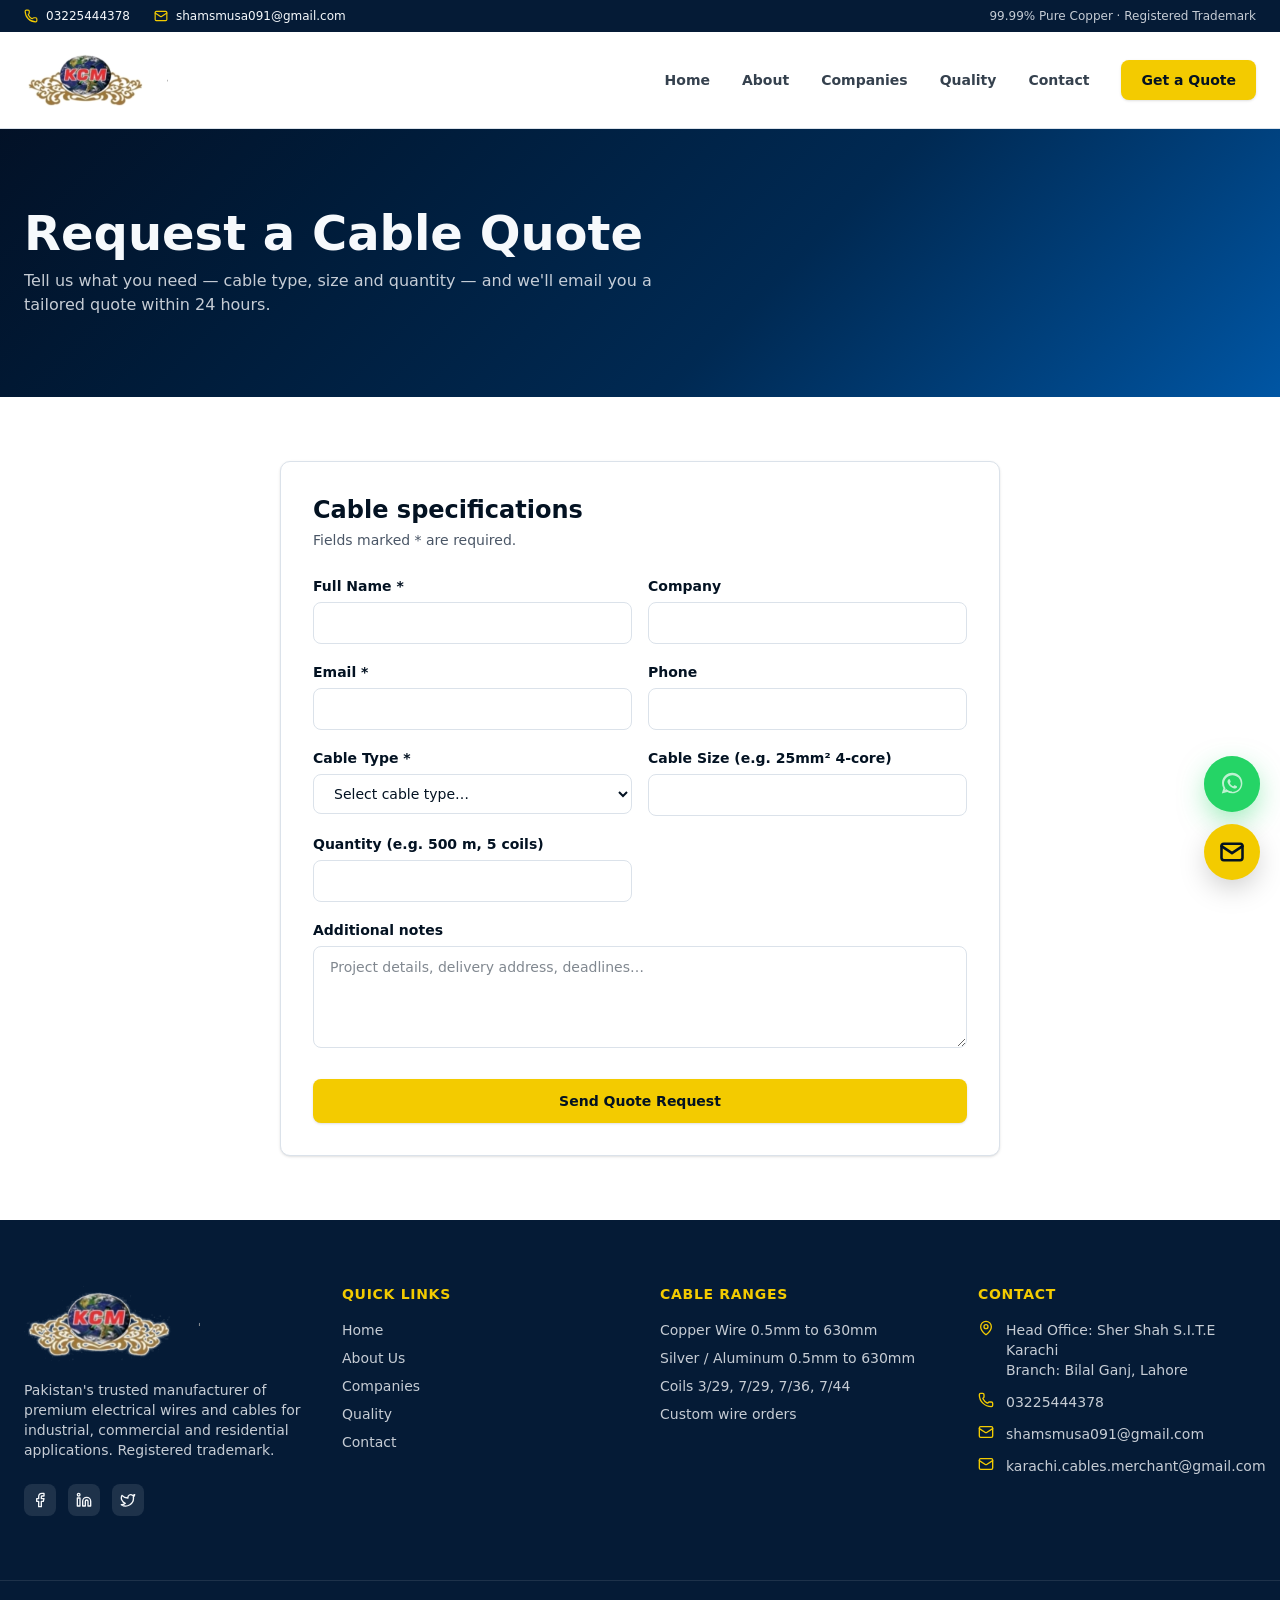
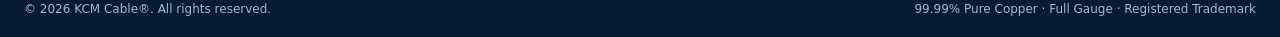
<file: quote.html>
<!DOCTYPE html>
<html data-tsd-source="/src/routes/__root.tsx:64:5" lang="en"><head data-tsd-source="/src/routes/__root.tsx:65:7"><meta charset="utf-8"/><meta content="width=device-width, initial-scale=1" name="viewport"/><title>Request a Cable Quote — KCM Cable® Pakistan</title><meta content="Karachi Cable Merchants" name="author"/><meta content="dXcrU3qrMHnXOo8D0hvcqdh7m6MIV_Lym0tZk9ZbYNw" name="google-site-verification"/><meta content="KCM Cable® — Karachi Cable Merchants" property="og:title"/><meta content="Premium copper and silver wires from 0.5mm to 630mm, supplied across Pakistan." property="og:description"/><meta content="website" property="og:type"/><meta content="summary" name="twitter:card"/><meta content="Tell us the cable type and size you need — KCM Cable will email you a quote within 24 hours." name="description"/><link href="/favicon.png" rel="icon" type="image/png"/><link href="styles.css" rel="stylesheet"/><link href="favicon.png" rel="icon"/></head><body data-tsd-source="/src/routes/__root.tsx:68:7"><!--$--><div class="min-h-screen bg-background" data-tsd-source="/src/routes/quote.tsx:115:5"><header class="sticky top-0 z-50 w-full" data-tsd-source="/src/components/site-header.tsx:20:5"><div class="hidden bg-primary text-primary-foreground md:block" data-tsd-source="/src/components/site-header.tsx:22:7"><div class="mx-auto flex max-w-7xl items-center justify-between px-6 py-2 text-xs" data-tsd-source="/src/components/site-header.tsx:23:9"><div class="flex items-center gap-6" data-tsd-source="/src/components/site-header.tsx:24:11"><span class="flex items-center gap-2" data-tsd-source="/src/components/site-header.tsx:25:13"><svg aria-hidden="true" class="lucide lucide-phone h-3.5 w-3.5 text-accent" data-tsd-source="/src/components/site-header.tsx:26:15" fill="none" height="24" stroke="currentColor" stroke-linecap="round" stroke-linejoin="round" stroke-width="2" viewbox="0 0 24 24" width="24" xmlns="http://www.w3.org/2000/svg"><path d="M13.832 16.568a1 1 0 0 0 1.213-.303l.355-.465A2 2 0 0 1 17 15h3a2 2 0 0 1 2 2v3a2 2 0 0 1-2 2A18 18 0 0 1 2 4a2 2 0 0 1 2-2h3a2 2 0 0 1 2 2v3a2 2 0 0 1-.8 1.6l-.468.351a1 1 0 0 0-.292 1.233 14 14 0 0 0 6.392 6.384"></path></svg>03225444378</span><span class="flex items-center gap-2" data-tsd-source="/src/components/site-header.tsx:29:13"><svg aria-hidden="true" class="lucide lucide-mail h-3.5 w-3.5 text-accent" data-tsd-source="/src/components/site-header.tsx:30:15" fill="none" height="24" stroke="currentColor" stroke-linecap="round" stroke-linejoin="round" stroke-width="2" viewbox="0 0 24 24" width="24" xmlns="http://www.w3.org/2000/svg"><path d="m22 7-8.991 5.727a2 2 0 0 1-2.009 0L2 7"></path><rect height="16" rx="2" width="20" x="2" y="4"></rect></svg>shamsmusa091@gmail.com</span></div><span class="text-primary-foreground/80" data-tsd-source="/src/components/site-header.tsx:34:11">99.99% Pure Copper · Registered Trademark</span></div></div><div class="border-b border-border bg-background/95 backdrop-blur supports-[backdrop-filter]:bg-background/80" data-tsd-source="/src/components/site-header.tsx:41:7"><div class="mx-auto flex max-w-7xl items-center justify-between px-6 py-4" data-tsd-source="/src/components/site-header.tsx:42:9"><a aria-label="KCM Cable home" class="flex items-center" data-tsd-source="/src/components/site-header.tsx:43:11" href="index.html"><img alt="KCM Cable logo" class="object-contain h-14 w-28 md:h-16 md:w-36" data-tsd-source="/src/components/brand-logo.tsx:10:5" height="78" src="images/1b7a3c1b7e.png" width="180"/></a><nav class="hidden items-center gap-8 lg:flex" data-tsd-source="/src/components/site-header.tsx:47:11"><a class="text-sm font-semibold text-foreground/80 transition-colors hover:text-brand" data-tsd-source="/src/components/site-header.tsx:49:15" href="index.html">Home</a><a class="text-sm font-semibold text-foreground/80 transition-colors hover:text-brand" data-tsd-source="/src/components/site-header.tsx:49:15" href="about.html">About</a><a class="text-sm font-semibold text-foreground/80 transition-colors hover:text-brand" data-tsd-source="/src/components/site-header.tsx:49:15" href="companies.html">Companies</a><a class="text-sm font-semibold text-foreground/80 transition-colors hover:text-brand" data-tsd-source="/src/components/site-header.tsx:49:15" href="quality.html">Quality</a><a class="text-sm font-semibold text-foreground/80 transition-colors hover:text-brand" data-tsd-source="/src/components/site-header.tsx:49:15" href="contact.html">Contact</a><a aria-current="page" class="rounded-md bg-accent px-5 py-2.5 text-sm font-bold text-accent-foreground shadow-sm transition-all hover:brightness-95 active" data-status="active" data-tsd-source="/src/components/site-header.tsx:59:13" href="quote.html">Get a Quote</a></nav><button aria-label="Toggle menu" class="rounded-md p-2 text-foreground lg:hidden" data-tsd-source="/src/components/site-header.tsx:67:11" type="button"><svg aria-hidden="true" class="lucide lucide-menu h-6 w-6" data-tsd-source="/src/components/site-header.tsx:73:49" fill="none" height="24" stroke="currentColor" stroke-linecap="round" stroke-linejoin="round" stroke-width="2" viewbox="0 0 24 24" width="24" xmlns="http://www.w3.org/2000/svg"><path d="M4 5h16"></path><path d="M4 12h16"></path><path d="M4 19h16"></path></svg></button></div></div></header><section class="text-primary-foreground" data-tsd-source="/src/routes/quote.tsx:118:7" style="background:var(--gradient-hero)"><div class="mx-auto max-w-7xl px-6 py-16 md:py-20" data-tsd-source="/src/routes/quote.tsx:119:9"><h1 class="text-4xl font-black md:text-5xl" data-tsd-source="/src/routes/quote.tsx:120:11">Request a Cable Quote</h1><p class="mt-3 max-w-2xl text-primary-foreground/80" data-tsd-source="/src/routes/quote.tsx:121:11">Tell us what you need — cable type, size and quantity — and we'll email you a tailored quote within 24 hours.</p></div></section><section class="mx-auto max-w-3xl px-6 py-16" data-tsd-source="/src/routes/quote.tsx:128:7"><form class="rounded-lg border border-border bg-card p-8 shadow-sm" data-tsd-source="/src/routes/quote.tsx:158:11"><h2 class="text-2xl font-bold text-foreground" data-tsd-source="/src/routes/quote.tsx:162:13">Cable specifications</h2><p class="mt-1 text-sm text-muted-foreground" data-tsd-source="/src/routes/quote.tsx:163:13">Fields marked * are required.</p><div class="mt-6 grid gap-4 md:grid-cols-2" data-tsd-source="/src/routes/quote.tsx:167:13"><div data-tsd-source="/src/routes/quote.tsx:265:5"><label class="text-sm font-semibold text-foreground" data-tsd-source="/src/routes/quote.tsx:266:7">Full Name *</label><input class="mt-1 w-full rounded-md border border-input bg-background px-4 py-2.5 text-sm focus:border-brand focus:outline-none focus:ring-2 focus:ring-brand/20" data-tsd-source="/src/routes/quote.tsx:267:7" required="" type="text" value=""/></div><div data-tsd-source="/src/routes/quote.tsx:265:5"><label class="text-sm font-semibold text-foreground" data-tsd-source="/src/routes/quote.tsx:266:7">Company</label><input class="mt-1 w-full rounded-md border border-input bg-background px-4 py-2.5 text-sm focus:border-brand focus:outline-none focus:ring-2 focus:ring-brand/20" data-tsd-source="/src/routes/quote.tsx:267:7" type="text" value=""/></div><div data-tsd-source="/src/routes/quote.tsx:265:5"><label class="text-sm font-semibold text-foreground" data-tsd-source="/src/routes/quote.tsx:266:7">Email *</label><input class="mt-1 w-full rounded-md border border-input bg-background px-4 py-2.5 text-sm focus:border-brand focus:outline-none focus:ring-2 focus:ring-brand/20" data-tsd-source="/src/routes/quote.tsx:267:7" required="" type="email" value=""/></div><div data-tsd-source="/src/routes/quote.tsx:265:5"><label class="text-sm font-semibold text-foreground" data-tsd-source="/src/routes/quote.tsx:266:7">Phone</label><input class="mt-1 w-full rounded-md border border-input bg-background px-4 py-2.5 text-sm focus:border-brand focus:outline-none focus:ring-2 focus:ring-brand/20" data-tsd-source="/src/routes/quote.tsx:267:7" type="tel" value=""/></div><div data-tsd-source="/src/routes/quote.tsx:190:15"><label class="text-sm font-semibold text-foreground" data-tsd-source="/src/routes/quote.tsx:191:17">Cable Type *</label><select class="mt-1 w-full rounded-md border border-input bg-background px-4 py-2.5 text-sm focus:border-brand focus:outline-none focus:ring-2 focus:ring-brand/20" data-tsd-source="/src/routes/quote.tsx:192:17" required=""><option data-tsd-source="/src/routes/quote.tsx:198:19" selected="" value="">Select cable type…</option><option data-tsd-source="/src/routes/quote.tsx:200:21" value="Copper">Copper</option><option data-tsd-source="/src/routes/quote.tsx:200:21" value="Silver / Aluminum">Silver / Aluminum</option><option data-tsd-source="/src/routes/quote.tsx:200:21" value="Coil">Coil</option><option data-tsd-source="/src/routes/quote.tsx:200:21" value="Armoured Cable (SWA)">Armoured Cable (SWA)</option><option data-tsd-source="/src/routes/quote.tsx:200:21" value="Flexible Cable">Flexible Cable</option><option data-tsd-source="/src/routes/quote.tsx:200:21" value="Control Cable">Control Cable</option><option data-tsd-source="/src/routes/quote.tsx:200:21" value="Solar DC Cable">Solar DC Cable</option><option data-tsd-source="/src/routes/quote.tsx:200:21" value="Other (specify in message)">Other (specify in message)</option></select></div><div data-tsd-source="/src/routes/quote.tsx:265:5"><label class="text-sm font-semibold text-foreground" data-tsd-source="/src/routes/quote.tsx:266:7">Cable Size (e.g. 25mm² 4-core)</label><input class="mt-1 w-full rounded-md border border-input bg-background px-4 py-2.5 text-sm focus:border-brand focus:outline-none focus:ring-2 focus:ring-brand/20" data-tsd-source="/src/routes/quote.tsx:267:7" type="text" value=""/></div><div data-tsd-source="/src/routes/quote.tsx:265:5"><label class="text-sm font-semibold text-foreground" data-tsd-source="/src/routes/quote.tsx:266:7">Quantity (e.g. 500 m, 5 coils)</label><input class="mt-1 w-full rounded-md border border-input bg-background px-4 py-2.5 text-sm focus:border-brand focus:outline-none focus:ring-2 focus:ring-brand/20" data-tsd-source="/src/routes/quote.tsx:267:7" type="text" value=""/></div></div><div class="mt-4" data-tsd-source="/src/routes/quote.tsx:218:13"><label class="text-sm font-semibold text-foreground" data-tsd-source="/src/routes/quote.tsx:219:15">Additional notes</label><textarea class="mt-1 w-full rounded-md border border-input bg-background px-4 py-2.5 text-sm focus:border-brand focus:outline-none focus:ring-2 focus:ring-brand/20" data-tsd-source="/src/routes/quote.tsx:220:15" placeholder="Project details, delivery address, deadlines…" rows="4"></textarea></div><button class="mt-6 inline-flex w-full items-center justify-center gap-2 rounded-md bg-accent px-6 py-3 text-sm font-bold text-accent-foreground shadow-sm disabled:opacity-50" data-tsd-source="/src/routes/quote.tsx:235:13" type="submit">Send Quote Request</button></form></section><footer class="bg-primary text-primary-foreground" data-tsd-source="/src/components/site-footer.tsx:9:5"><div class="mx-auto grid max-w-7xl gap-10 px-6 py-16 md:grid-cols-4" data-tsd-source="/src/components/site-footer.tsx:10:7"><div class="space-y-4" data-tsd-source="/src/components/site-footer.tsx:11:9"><div class="flex items-center gap-3" data-tsd-source="/src/components/site-footer.tsx:12:11"><img alt="KCM Cable logo" class="object-contain h-20 w-44" data-tsd-source="/src/components/brand-logo.tsx:10:5" height="78" src="images/1b7a3c1b7e.png" width="180"/></div><p class="text-sm text-primary-foreground/80" data-tsd-source="/src/components/site-footer.tsx:15:11">Pakistan's trusted manufacturer of premium electrical wires and cables for industrial, commercial and residential applications. Registered trademark.</p><div class="flex gap-3 pt-2" data-tsd-source="/src/components/site-footer.tsx:19:11"><a aria-label="Facebook" class="rounded-md bg-white/10 p-2 hover:bg-accent hover:text-accent-foreground transition-colors" data-tsd-source="/src/components/site-footer.tsx:20:13" href="#"><svg aria-hidden="true" class="lucide lucide-facebook h-4 w-4" data-tsd-source="/src/components/site-footer.tsx:21:15" fill="none" height="24" stroke="currentColor" stroke-linecap="round" stroke-linejoin="round" stroke-width="2" viewbox="0 0 24 24" width="24" xmlns="http://www.w3.org/2000/svg"><path d="M18 2h-3a5 5 0 0 0-5 5v3H7v4h3v8h4v-8h3l1-4h-4V7a1 1 0 0 1 1-1h3z"></path></svg></a><a aria-label="LinkedIn" class="rounded-md bg-white/10 p-2 hover:bg-accent hover:text-accent-foreground transition-colors" data-tsd-source="/src/components/site-footer.tsx:23:13" href="#"><svg aria-hidden="true" class="lucide lucide-linkedin h-4 w-4" data-tsd-source="/src/components/site-footer.tsx:24:15" fill="none" height="24" stroke="currentColor" stroke-linecap="round" stroke-linejoin="round" stroke-width="2" viewbox="0 0 24 24" width="24" xmlns="http://www.w3.org/2000/svg"><path d="M16 8a6 6 0 0 1 6 6v7h-4v-7a2 2 0 0 0-2-2 2 2 0 0 0-2 2v7h-4v-7a6 6 0 0 1 6-6z"></path><rect height="12" width="4" x="2" y="9"></rect><circle cx="4" cy="4" r="2"></circle></svg></a><a aria-label="Twitter" class="rounded-md bg-white/10 p-2 hover:bg-accent hover:text-accent-foreground transition-colors" data-tsd-source="/src/components/site-footer.tsx:26:13" href="#"><svg aria-hidden="true" class="lucide lucide-twitter h-4 w-4" data-tsd-source="/src/components/site-footer.tsx:27:15" fill="none" height="24" stroke="currentColor" stroke-linecap="round" stroke-linejoin="round" stroke-width="2" viewbox="0 0 24 24" width="24" xmlns="http://www.w3.org/2000/svg"><path d="M22 4s-.7 2.1-2 3.4c1.6 10-9.4 17.3-18 11.6 2.2.1 4.4-.6 6-2C3 15.5.5 9.6 3 5c2.2 2.6 5.6 4.1 9 4-.9-4.2 4-6.6 7-3.8 1.1 0 3-1.2 3-1.2z"></path></svg></a></div></div><div data-tsd-source="/src/components/site-footer.tsx:32:9"><h3 class="mb-4 text-sm font-bold uppercase tracking-wider text-accent" data-tsd-source="/src/components/site-footer.tsx:33:11">Quick Links</h3><ul class="space-y-2 text-sm text-primary-foreground/80" data-tsd-source="/src/components/site-footer.tsx:36:11"><li data-tsd-source="/src/components/site-footer.tsx:37:13"><a class="hover:text-accent" data-tsd-source="/src/components/site-footer.tsx:37:17" href="index.html">Home</a></li><li data-tsd-source="/src/components/site-footer.tsx:38:13"><a class="hover:text-accent" data-tsd-source="/src/components/site-footer.tsx:38:17" href="about.html">About Us</a></li><li data-tsd-source="/src/components/site-footer.tsx:39:13"><a class="hover:text-accent" data-tsd-source="/src/components/site-footer.tsx:39:17" href="companies.html">Companies</a></li><li data-tsd-source="/src/components/site-footer.tsx:40:13"><a class="hover:text-accent" data-tsd-source="/src/components/site-footer.tsx:40:17" href="quality.html">Quality</a></li><li data-tsd-source="/src/components/site-footer.tsx:41:13"><a class="hover:text-accent" data-tsd-source="/src/components/site-footer.tsx:41:17" href="contact.html">Contact</a></li></ul></div><div data-tsd-source="/src/components/site-footer.tsx:45:9"><h3 class="mb-4 text-sm font-bold uppercase tracking-wider text-accent" data-tsd-source="/src/components/site-footer.tsx:46:11">Cable Ranges</h3><ul class="space-y-2 text-sm text-primary-foreground/80" data-tsd-source="/src/components/site-footer.tsx:49:11"><li data-tsd-source="/src/components/site-footer.tsx:50:13">Copper Wire 0.5mm to 630mm</li><li data-tsd-source="/src/components/site-footer.tsx:51:13">Silver / Aluminum 0.5mm to 630mm</li><li data-tsd-source="/src/components/site-footer.tsx:52:13">Coils 3/29, 7/29, 7/36, 7/44</li><li data-tsd-source="/src/components/site-footer.tsx:53:13">Custom wire orders</li></ul></div><div data-tsd-source="/src/components/site-footer.tsx:57:9"><h3 class="mb-4 text-sm font-bold uppercase tracking-wider text-accent" data-tsd-source="/src/components/site-footer.tsx:58:11">Contact</h3><ul class="space-y-3 text-sm text-primary-foreground/80" data-tsd-source="/src/components/site-footer.tsx:61:11"><li class="flex gap-3" data-tsd-source="/src/components/site-footer.tsx:62:13"><svg aria-hidden="true" class="lucide lucide-map-pin h-4 w-4 shrink-0 text-accent" data-tsd-source="/src/components/site-footer.tsx:63:15" fill="none" height="24" stroke="currentColor" stroke-linecap="round" stroke-linejoin="round" stroke-width="2" viewbox="0 0 24 24" width="24" xmlns="http://www.w3.org/2000/svg"><path d="M20 10c0 4.993-5.539 10.193-7.399 11.799a1 1 0 0 1-1.202 0C9.539 20.193 4 14.993 4 10a8 8 0 0 1 16 0"></path><circle cx="12" cy="10" r="3"></circle></svg><span data-tsd-source="/src/components/site-footer.tsx:64:15">Head Office: <!-- -->Sher Shah S.I.T.E Karachi<br data-tsd-source="/src/components/site-footer.tsx:66:46"/>Branch: <!-- -->Bilal Ganj, Lahore</span></li><li class="flex gap-3" data-tsd-source="/src/components/site-footer.tsx:69:13"><svg aria-hidden="true" class="lucide lucide-phone h-4 w-4 shrink-0 text-accent" data-tsd-source="/src/components/site-footer.tsx:70:15" fill="none" height="24" stroke="currentColor" stroke-linecap="round" stroke-linejoin="round" stroke-width="2" viewbox="0 0 24 24" width="24" xmlns="http://www.w3.org/2000/svg"><path d="M13.832 16.568a1 1 0 0 0 1.213-.303l.355-.465A2 2 0 0 1 17 15h3a2 2 0 0 1 2 2v3a2 2 0 0 1-2 2A18 18 0 0 1 2 4a2 2 0 0 1 2-2h3a2 2 0 0 1 2 2v3a2 2 0 0 1-.8 1.6l-.468.351a1 1 0 0 0-.292 1.233 14 14 0 0 0 6.392 6.384"></path></svg>03225444378</li><li class="flex gap-3" data-tsd-source="/src/components/site-footer.tsx:73:13"><svg aria-hidden="true" class="lucide lucide-mail h-4 w-4 shrink-0 text-accent" data-tsd-source="/src/components/site-footer.tsx:74:15" fill="none" height="24" stroke="currentColor" stroke-linecap="round" stroke-linejoin="round" stroke-width="2" viewbox="0 0 24 24" width="24" xmlns="http://www.w3.org/2000/svg"><path d="m22 7-8.991 5.727a2 2 0 0 1-2.009 0L2 7"></path><rect height="16" rx="2" width="20" x="2" y="4"></rect></svg>shamsmusa091@gmail.com</li><li class="flex gap-3" data-tsd-source="/src/components/site-footer.tsx:78:16"><svg aria-hidden="true" class="lucide lucide-mail h-4 w-4 shrink-0 text-accent" data-tsd-source="/src/components/site-footer.tsx:79:18" fill="none" height="24" stroke="currentColor" stroke-linecap="round" stroke-linejoin="round" stroke-width="2" viewbox="0 0 24 24" width="24" xmlns="http://www.w3.org/2000/svg"><path d="m22 7-8.991 5.727a2 2 0 0 1-2.009 0L2 7"></path><rect height="16" rx="2" width="20" x="2" y="4"></rect></svg>karachi.cables.merchant@gmail.com</li></ul></div></div><div class="border-t border-white/10" data-tsd-source="/src/components/site-footer.tsx:87:7"><div class="mx-auto flex max-w-7xl flex-col items-center justify-between gap-2 px-6 py-5 text-xs text-primary-foreground/70 md:flex-row" data-tsd-source="/src/components/site-footer.tsx:88:9"><span data-tsd-source="/src/components/site-footer.tsx:89:11">© <!-- -->2026<!-- --> <!-- -->KCM Cable®<!-- -->. All rights reserved.</span><span data-tsd-source="/src/components/site-footer.tsx:90:11">99.99% Pure Copper · Full Gauge · Registered Trademark</span></div></div></footer></div><!--/$--><div class="fixed bottom-5 right-5 z-50 flex flex-col gap-3" data-tsd-source="/src/components/whatsapp-button.tsx:14:5"><a aria-label="Chat on WhatsApp" class="relative flex h-14 w-14 items-center justify-center rounded-full bg-[#25D366] text-white shadow-2xl transition-transform hover:scale-110" data-tsd-source="/src/components/whatsapp-button.tsx:15:7" href="https://wa.me/923225444378?text=Hello%20KCM%20Cable%2C%20I'd%20like%20to%20enquire%20about%20your%20wires." rel="noopener noreferrer" style="box-shadow:0 10px 30px -5px rgba(37,211,102,0.6)" target="_blank"><svg aria-hidden="true" class="h-7 w-7" data-tsd-source="/src/components/whatsapp-button.tsx:24:9" fill="currentColor" viewbox="0 0 32 32"><path d="M19.11 17.205c-.372 0-1.088 1.39-1.518 1.39a.63.63 0 0 1-.315-.1c-.802-.402-1.504-.817-2.163-1.447-.545-.516-1.146-1.29-1.46-1.963a.426.426 0 0 1-.073-.215c0-.33.99-.945.99-1.49 0-.143-.73-2.09-.832-2.335-.143-.372-.214-.487-.6-.487-.187 0-.36-.043-.53-.043-.302 0-.53.115-.746.315-.688.645-1.032 1.318-1.06 2.264v.114c-.015.99.472 1.977 1.017 2.78 1.23 1.82 2.506 3.41 4.554 4.34.616.287 2.035.888 2.722.888.817 0 2.15-.515 2.478-1.318.13-.33.187-.66.13-1.046-.13-.5-2.078-1.46-2.593-1.46zM16.222 24.5c-2.65 0-5.07-1.073-6.815-2.823L7.5 23.027l1.18-1.85a9.617 9.617 0 0 1-1.84-5.673c0-5.31 4.32-9.626 9.62-9.626 2.586 0 5.013 1.005 6.838 2.832a9.567 9.567 0 0 1 2.84 6.815c-.005 5.31-4.32 9.605-9.916 9.605zm0-21.225c-6.408 0-11.62 5.21-11.62 11.617 0 2.05.54 4.06 1.564 5.83l-1.79 6.103 6.244-1.625a11.55 11.55 0 0 0 5.604 1.43c6.408 0 11.62-5.214 11.62-11.625S22.62 3.275 16.22 3.275z" data-tsd-source="/src/components/whatsapp-button.tsx:25:11"></path></svg><span class="absolute inline-flex h-full w-full animate-ping rounded-full bg-[#25D366] opacity-30" data-tsd-source="/src/components/whatsapp-button.tsx:27:9"></span></a><a aria-label="Email us" class="relative flex h-14 w-14 items-center justify-center rounded-full bg-accent text-accent-foreground shadow-2xl transition-transform hover:scale-110" data-tsd-source="/src/components/whatsapp-button.tsx:29:7" href="mailto:shamsmusa091@gmail.com?subject=Enquiry%20%E2%80%94%20KCM%20Cable&amp;body=Hello%20KCM%20Cable%2C%20I'd%20like%20to%20enquire%20about%20your%20wires." style="box-shadow:0 10px 30px -5px rgba(0,0,0,0.25)"><svg aria-hidden="true" class="h-7 w-7" data-tsd-source="/src/components/whatsapp-button.tsx:36:9" fill="none" stroke="currentColor" stroke-linecap="round" stroke-linejoin="round" stroke-width="2.2" viewbox="0 0 24 24"><rect data-tsd-source="/src/components/whatsapp-button.tsx:37:11" height="14" rx="2" width="18" x="3" y="5"></rect><path d="m3 7 9 6 9-6" data-tsd-source="/src/components/whatsapp-button.tsx:38:11"></path></svg></a></div><script src="script.js"></script></body></html>
</file>
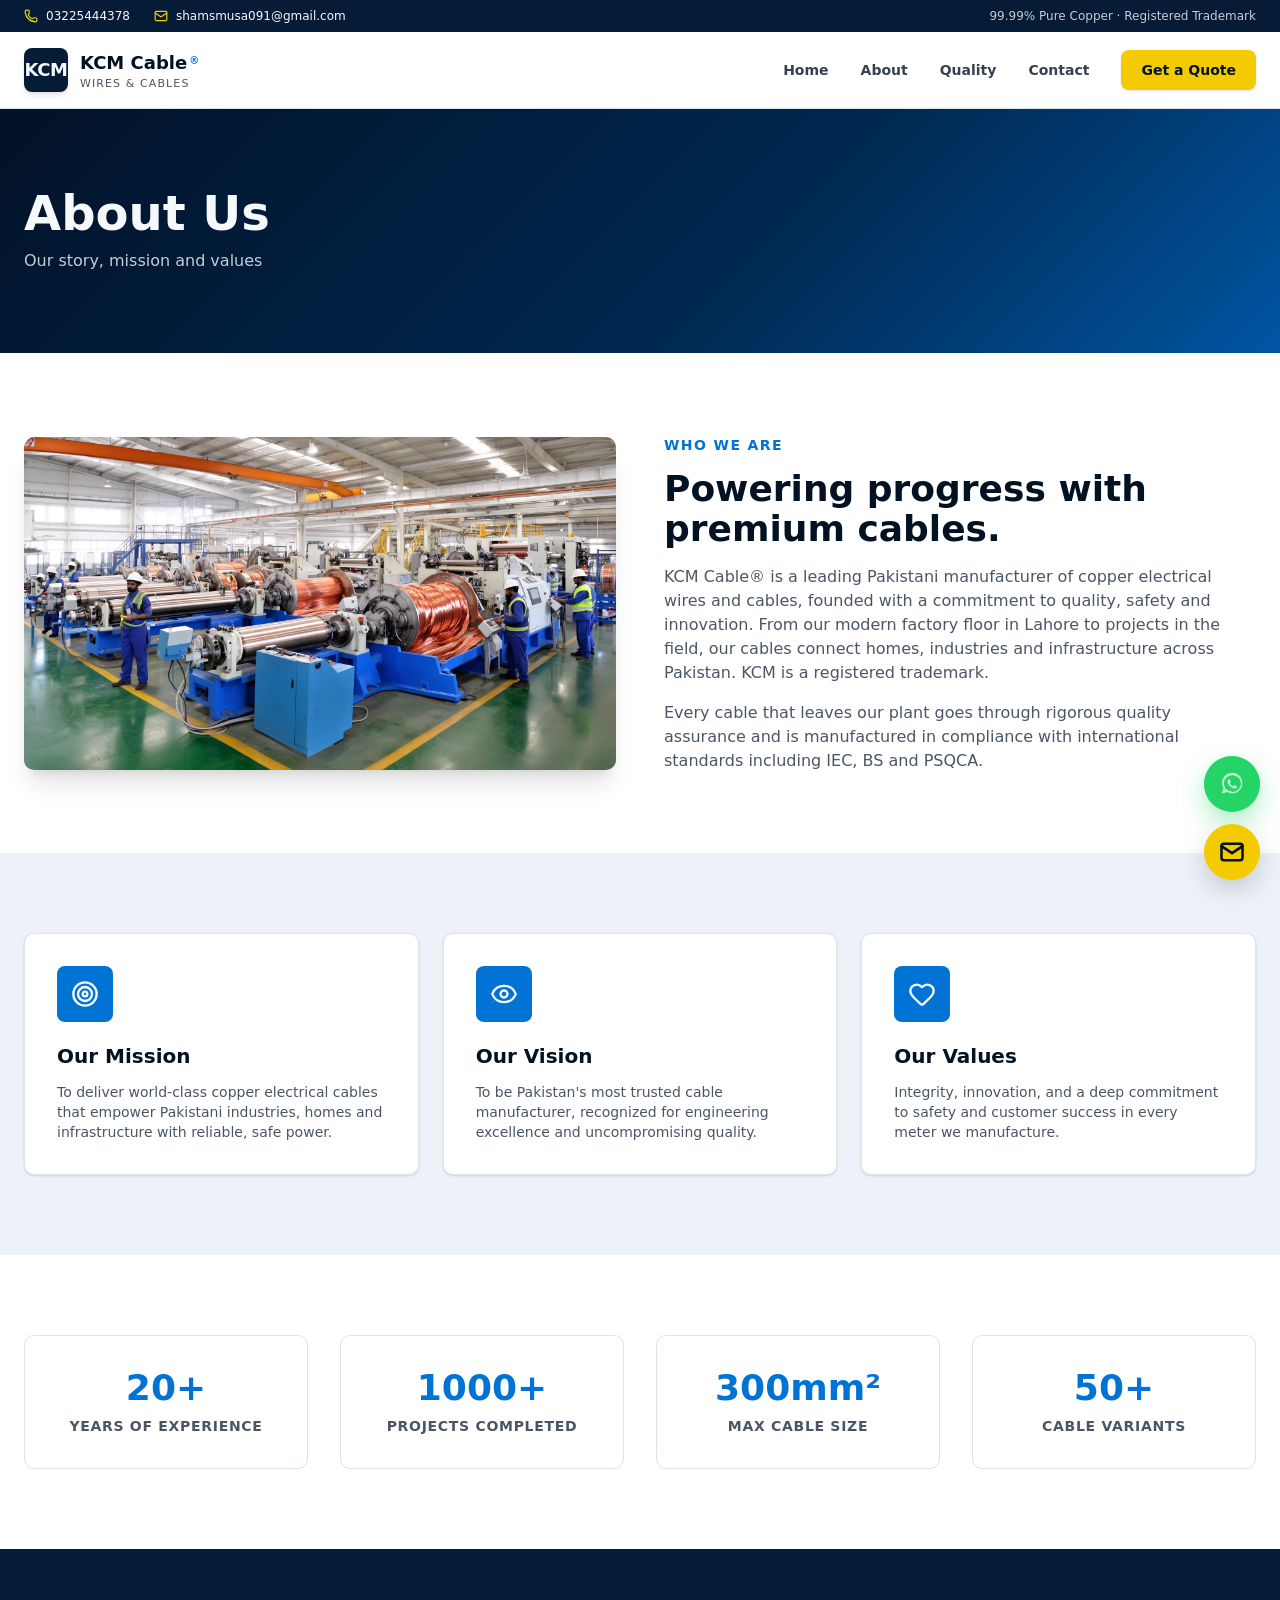
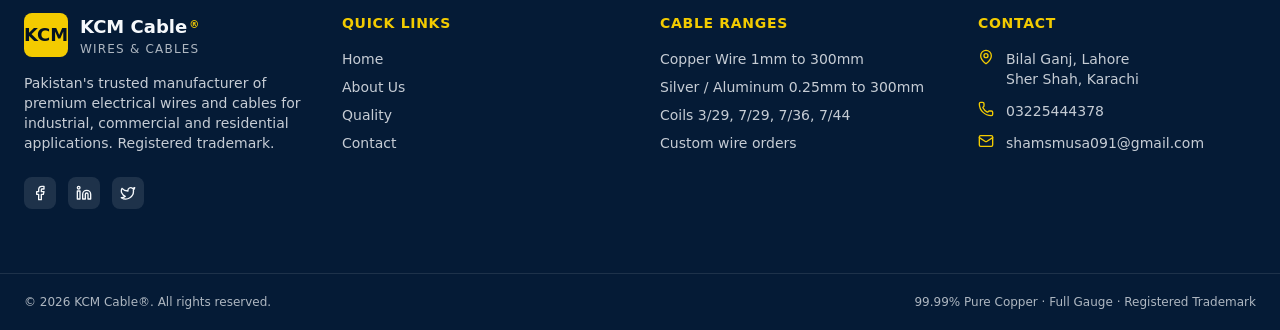
<file: KCM-Cables/about.html>
<!DOCTYPE html>
<html lang="en" data-tsd-source="/src/routes/__root.tsx:65:5"><head data-tsd-source="/src/routes/__root.tsx:66:7"><meta charset="utf-8"><meta name="viewport" content="width=device-width, initial-scale=1"><title>About KCM Cable® — Our Story &amp; Mission</title><meta name="author" content="Lovable"><meta name="google-site-verification" content="dXcrU3qrMHnXOo8D0hvcqdh7m6MIV_Lym0tZk9ZbYNw"><meta property="og:type" content="website"><meta name="twitter:card" content="summary"><meta name="twitter:site" content="@Lovable"><meta name="description" content="Learn about KCM Cable® — over two decades manufacturing premium copper wires and cables in Pakistan for industrial, commercial and residential customers."><meta property="og:title" content="About KCM Cable®"><meta property="og:description" content="Over two decades of premium cable manufacturing."><meta property="og:image" content="assets/factory.jpg"><link rel="icon" type="image/png" href="assets/favicon.png"><link rel="stylesheet" href="styles.css"></head><body data-tsd-source="/src/routes/__root.tsx:69:7"><!--$--><div class="min-h-screen bg-background" data-tsd-source="/src/routes/about.tsx:26:5"><header class="sticky top-0 z-50 w-full" data-tsd-source="/src/components/site-header.tsx:18:5"><div class="hidden bg-primary text-primary-foreground md:block" data-tsd-source="/src/components/site-header.tsx:20:7"><div class="mx-auto flex max-w-7xl items-center justify-between px-6 py-2 text-xs" data-tsd-source="/src/components/site-header.tsx:21:9"><div class="flex items-center gap-6" data-tsd-source="/src/components/site-header.tsx:22:11"><span class="flex items-center gap-2" data-tsd-source="/src/components/site-header.tsx:23:13"><svg xmlns="http://www.w3.org/2000/svg" width="24" height="24" viewBox="0 0 24 24" fill="none" stroke="currentColor" stroke-width="2" stroke-linecap="round" stroke-linejoin="round" class="lucide lucide-phone h-3.5 w-3.5 text-accent" aria-hidden="true" data-tsd-source="/src/components/site-header.tsx:24:15"><path d="M13.832 16.568a1 1 0 0 0 1.213-.303l.355-.465A2 2 0 0 1 17 15h3a2 2 0 0 1 2 2v3a2 2 0 0 1-2 2A18 18 0 0 1 2 4a2 2 0 0 1 2-2h3a2 2 0 0 1 2 2v3a2 2 0 0 1-.8 1.6l-.468.351a1 1 0 0 0-.292 1.233 14 14 0 0 0 6.392 6.384"></path></svg>03225444378</span><span class="flex items-center gap-2" data-tsd-source="/src/components/site-header.tsx:27:13"><svg xmlns="http://www.w3.org/2000/svg" width="24" height="24" viewBox="0 0 24 24" fill="none" stroke="currentColor" stroke-width="2" stroke-linecap="round" stroke-linejoin="round" class="lucide lucide-mail h-3.5 w-3.5 text-accent" aria-hidden="true" data-tsd-source="/src/components/site-header.tsx:28:15"><path d="m22 7-8.991 5.727a2 2 0 0 1-2.009 0L2 7"></path><rect x="2" y="4" width="20" height="16" rx="2"></rect></svg>shamsmusa091@gmail.com</span></div><span class="text-primary-foreground/80" data-tsd-source="/src/components/site-header.tsx:32:11">99.99% Pure Copper · Registered Trademark</span></div></div><div class="border-b border-border bg-background/95 backdrop-blur supports-[backdrop-filter]:bg-background/80" data-tsd-source="/src/components/site-header.tsx:39:7"><div class="mx-auto flex max-w-7xl items-center justify-between px-6 py-4" data-tsd-source="/src/components/site-header.tsx:40:9"><a data-tsd-source="/src/components/site-header.tsx:41:11" href="index.html" class="flex items-center gap-3"><div class="flex h-11 w-11 items-center justify-center rounded-md bg-primary text-primary-foreground shadow-md" data-tsd-source="/src/components/site-header.tsx:42:13"><span class="text-lg font-black tracking-tight" data-tsd-source="/src/components/site-header.tsx:43:15">KCM</span></div><div class="leading-tight" data-tsd-source="/src/components/site-header.tsx:45:13"><div class="text-lg font-bold text-foreground" data-tsd-source="/src/components/site-header.tsx:46:15">KCM Cable<sup class="ml-0.5 text-[10px] font-bold text-brand" data-tsd-source="/src/components/site-header.tsx:47:26">®</sup></div><div class="text-[11px] uppercase tracking-widest text-muted-foreground" data-tsd-source="/src/components/site-header.tsx:49:15">Wires &amp; Cables</div></div></a><nav class="hidden items-center gap-8 lg:flex" data-tsd-source="/src/components/site-header.tsx:55:11"><a data-tsd-source="/src/components/site-header.tsx:57:15" href="index.html" class="text-sm font-semibold text-foreground/80 transition-colors hover:text-brand">Home</a><a data-tsd-source="/src/components/site-header.tsx:57:15" class="text-sm font-semibold text-foreground/80 transition-colors hover:text-brand text-brand" href="about.html" data-status="active" aria-current="page">About</a><a data-tsd-source="/src/components/site-header.tsx:57:15" href="quality.html" class="text-sm font-semibold text-foreground/80 transition-colors hover:text-brand">Quality</a><a data-tsd-source="/src/components/site-header.tsx:57:15" href="contact.html" class="text-sm font-semibold text-foreground/80 transition-colors hover:text-brand">Contact</a><a data-tsd-source="/src/components/site-header.tsx:67:13" href="quote.html" class="rounded-md bg-accent px-5 py-2.5 text-sm font-bold text-accent-foreground shadow-sm transition-all hover:brightness-95">Get a Quote</a></nav><button type="button" aria-label="Toggle menu" class="rounded-md p-2 text-foreground lg:hidden" data-tsd-source="/src/components/site-header.tsx:75:11"><svg xmlns="http://www.w3.org/2000/svg" width="24" height="24" viewBox="0 0 24 24" fill="none" stroke="currentColor" stroke-width="2" stroke-linecap="round" stroke-linejoin="round" class="lucide lucide-menu h-6 w-6" aria-hidden="true" data-tsd-source="/src/components/site-header.tsx:81:49"><path d="M4 5h16"></path><path d="M4 12h16"></path><path d="M4 19h16"></path></svg></button></div></div></header><section class="text-primary-foreground" style="background:var(--gradient-hero)" data-tsd-source="/src/routes/about.tsx:87:5"><div class="mx-auto max-w-7xl px-6 py-16 md:py-20" data-tsd-source="/src/routes/about.tsx:91:7"><h1 class="text-4xl font-black md:text-5xl" data-tsd-source="/src/routes/about.tsx:92:9">About Us</h1><p class="mt-3 text-primary-foreground/80" data-tsd-source="/src/routes/about.tsx:93:9">Our story, mission and values</p></div></section><section class="mx-auto max-w-7xl px-6 py-20" data-tsd-source="/src/routes/about.tsx:30:7"><div class="grid items-center gap-12 lg:grid-cols-2" data-tsd-source="/src/routes/about.tsx:31:9"><img src="assets/factory.jpg" alt="Factory" loading="lazy" width="1600" height="900" class="rounded-lg shadow-xl" data-tsd-source="/src/routes/about.tsx:32:11"><div data-tsd-source="/src/routes/about.tsx:40:11"><span class="text-sm font-bold uppercase tracking-widest text-brand" data-tsd-source="/src/routes/about.tsx:41:13">Who We Are</span><h2 class="mt-3 text-3xl font-black text-foreground md:text-4xl" data-tsd-source="/src/routes/about.tsx:44:13">Powering progress with premium cables.</h2><p class="mt-4 text-muted-foreground" data-tsd-source="/src/routes/about.tsx:47:13">KCM Cable® is a leading Pakistani manufacturer of copper electrical wires and cables, founded with a commitment to quality, safety and innovation. From our modern factory floor in Lahore to projects in the field, our cables connect homes, industries and infrastructure across Pakistan. KCM is a registered trademark.</p><p class="mt-4 text-muted-foreground" data-tsd-source="/src/routes/about.tsx:54:13">Every cable that leaves our plant goes through rigorous quality assurance and is manufactured in compliance with international standards including IEC, BS and PSQCA.</p></div></div></section><section class="bg-secondary" data-tsd-source="/src/routes/about.tsx:63:7"><div class="mx-auto grid max-w-7xl gap-6 px-6 py-20 md:grid-cols-3" data-tsd-source="/src/routes/about.tsx:64:9"><div class="rounded-lg border border-border bg-card p-8 shadow-sm" data-tsd-source="/src/routes/about.tsx:101:5"><div class="flex h-14 w-14 items-center justify-center rounded-md bg-brand text-brand-foreground" data-tsd-source="/src/routes/about.tsx:102:7"><svg xmlns="http://www.w3.org/2000/svg" width="24" height="24" viewBox="0 0 24 24" fill="none" stroke="currentColor" stroke-width="2" stroke-linecap="round" stroke-linejoin="round" class="lucide lucide-target h-7 w-7" aria-hidden="true"><circle cx="12" cy="12" r="10"></circle><circle cx="12" cy="12" r="6"></circle><circle cx="12" cy="12" r="2"></circle></svg></div><h3 class="mt-5 text-xl font-bold text-foreground" data-tsd-source="/src/routes/about.tsx:105:7">Our Mission</h3><p class="mt-3 text-sm text-muted-foreground" data-tsd-source="/src/routes/about.tsx:106:7">To deliver world-class copper electrical cables that empower Pakistani industries, homes and infrastructure with reliable, safe power.</p></div><div class="rounded-lg border border-border bg-card p-8 shadow-sm" data-tsd-source="/src/routes/about.tsx:101:5"><div class="flex h-14 w-14 items-center justify-center rounded-md bg-brand text-brand-foreground" data-tsd-source="/src/routes/about.tsx:102:7"><svg xmlns="http://www.w3.org/2000/svg" width="24" height="24" viewBox="0 0 24 24" fill="none" stroke="currentColor" stroke-width="2" stroke-linecap="round" stroke-linejoin="round" class="lucide lucide-eye h-7 w-7" aria-hidden="true"><path d="M2.062 12.348a1 1 0 0 1 0-.696 10.75 10.75 0 0 1 19.876 0 1 1 0 0 1 0 .696 10.75 10.75 0 0 1-19.876 0"></path><circle cx="12" cy="12" r="3"></circle></svg></div><h3 class="mt-5 text-xl font-bold text-foreground" data-tsd-source="/src/routes/about.tsx:105:7">Our Vision</h3><p class="mt-3 text-sm text-muted-foreground" data-tsd-source="/src/routes/about.tsx:106:7">To be Pakistan's most trusted cable manufacturer, recognized for engineering excellence and uncompromising quality.</p></div><div class="rounded-lg border border-border bg-card p-8 shadow-sm" data-tsd-source="/src/routes/about.tsx:101:5"><div class="flex h-14 w-14 items-center justify-center rounded-md bg-brand text-brand-foreground" data-tsd-source="/src/routes/about.tsx:102:7"><svg xmlns="http://www.w3.org/2000/svg" width="24" height="24" viewBox="0 0 24 24" fill="none" stroke="currentColor" stroke-width="2" stroke-linecap="round" stroke-linejoin="round" class="lucide lucide-heart h-7 w-7" aria-hidden="true"><path d="M2 9.5a5.5 5.5 0 0 1 9.591-3.676.56.56 0 0 0 .818 0A5.49 5.49 0 0 1 22 9.5c0 2.29-1.5 4-3 5.5l-5.492 5.313a2 2 0 0 1-3 .019L5 15c-1.5-1.5-3-3.2-3-5.5"></path></svg></div><h3 class="mt-5 text-xl font-bold text-foreground" data-tsd-source="/src/routes/about.tsx:105:7">Our Values</h3><p class="mt-3 text-sm text-muted-foreground" data-tsd-source="/src/routes/about.tsx:106:7">Integrity, innovation, and a deep commitment to safety and customer success in every meter we manufacture.</p></div></div></section><section class="mx-auto max-w-7xl px-6 py-20" data-tsd-source="/src/routes/about.tsx:71:7"><div class="grid gap-8 text-center md:grid-cols-4" data-tsd-source="/src/routes/about.tsx:72:9"><div class="rounded-lg border border-border bg-card p-8" data-tsd-source="/src/routes/about.tsx:113:5"><div class="text-4xl font-black text-brand" data-tsd-source="/src/routes/about.tsx:114:7">20+</div><div class="mt-2 text-sm font-semibold uppercase tracking-wider text-muted-foreground" data-tsd-source="/src/routes/about.tsx:115:7">Years of Experience</div></div><div class="rounded-lg border border-border bg-card p-8" data-tsd-source="/src/routes/about.tsx:113:5"><div class="text-4xl font-black text-brand" data-tsd-source="/src/routes/about.tsx:114:7">1000+</div><div class="mt-2 text-sm font-semibold uppercase tracking-wider text-muted-foreground" data-tsd-source="/src/routes/about.tsx:115:7">Projects Completed</div></div><div class="rounded-lg border border-border bg-card p-8" data-tsd-source="/src/routes/about.tsx:113:5"><div class="text-4xl font-black text-brand" data-tsd-source="/src/routes/about.tsx:114:7">300mm²</div><div class="mt-2 text-sm font-semibold uppercase tracking-wider text-muted-foreground" data-tsd-source="/src/routes/about.tsx:115:7">Max Cable Size</div></div><div class="rounded-lg border border-border bg-card p-8" data-tsd-source="/src/routes/about.tsx:113:5"><div class="text-4xl font-black text-brand" data-tsd-source="/src/routes/about.tsx:114:7">50+</div><div class="mt-2 text-sm font-semibold uppercase tracking-wider text-muted-foreground" data-tsd-source="/src/routes/about.tsx:115:7">Cable Variants</div></div></div></section><footer class="bg-primary text-primary-foreground" data-tsd-source="/src/components/site-footer.tsx:8:5"><div class="mx-auto grid max-w-7xl gap-10 px-6 py-16 md:grid-cols-4" data-tsd-source="/src/components/site-footer.tsx:9:7"><div class="space-y-4" data-tsd-source="/src/components/site-footer.tsx:10:9"><div class="flex items-center gap-3" data-tsd-source="/src/components/site-footer.tsx:11:11"><div class="flex h-11 w-11 items-center justify-center rounded-md bg-accent text-accent-foreground" data-tsd-source="/src/components/site-footer.tsx:12:13"><span class="text-lg font-black" data-tsd-source="/src/components/site-footer.tsx:13:15">KCM</span></div><div data-tsd-source="/src/components/site-footer.tsx:15:13"><div class="text-lg font-bold" data-tsd-source="/src/components/site-footer.tsx:16:15">KCM Cable<sup class="ml-0.5 text-[10px] font-bold text-accent" data-tsd-source="/src/components/site-footer.tsx:17:26">®</sup></div><div class="text-xs uppercase tracking-widest text-primary-foreground/70" data-tsd-source="/src/components/site-footer.tsx:19:15">Wires &amp; Cables</div></div></div><p class="text-sm text-primary-foreground/80" data-tsd-source="/src/components/site-footer.tsx:24:11">Pakistan's trusted manufacturer of premium electrical wires and cables for industrial, commercial and residential applications. Registered trademark.</p><div class="flex gap-3 pt-2" data-tsd-source="/src/components/site-footer.tsx:28:11"><a href="#" aria-label="Facebook" class="rounded-md bg-white/10 p-2 hover:bg-accent hover:text-accent-foreground transition-colors" data-tsd-source="/src/components/site-footer.tsx:29:13"><svg xmlns="http://www.w3.org/2000/svg" width="24" height="24" viewBox="0 0 24 24" fill="none" stroke="currentColor" stroke-width="2" stroke-linecap="round" stroke-linejoin="round" class="lucide lucide-facebook h-4 w-4" aria-hidden="true" data-tsd-source="/src/components/site-footer.tsx:30:15"><path d="M18 2h-3a5 5 0 0 0-5 5v3H7v4h3v8h4v-8h3l1-4h-4V7a1 1 0 0 1 1-1h3z"></path></svg></a><a href="#" aria-label="LinkedIn" class="rounded-md bg-white/10 p-2 hover:bg-accent hover:text-accent-foreground transition-colors" data-tsd-source="/src/components/site-footer.tsx:32:13"><svg xmlns="http://www.w3.org/2000/svg" width="24" height="24" viewBox="0 0 24 24" fill="none" stroke="currentColor" stroke-width="2" stroke-linecap="round" stroke-linejoin="round" class="lucide lucide-linkedin h-4 w-4" aria-hidden="true" data-tsd-source="/src/components/site-footer.tsx:33:15"><path d="M16 8a6 6 0 0 1 6 6v7h-4v-7a2 2 0 0 0-2-2 2 2 0 0 0-2 2v7h-4v-7a6 6 0 0 1 6-6z"></path><rect width="4" height="12" x="2" y="9"></rect><circle cx="4" cy="4" r="2"></circle></svg></a><a href="#" aria-label="Twitter" class="rounded-md bg-white/10 p-2 hover:bg-accent hover:text-accent-foreground transition-colors" data-tsd-source="/src/components/site-footer.tsx:35:13"><svg xmlns="http://www.w3.org/2000/svg" width="24" height="24" viewBox="0 0 24 24" fill="none" stroke="currentColor" stroke-width="2" stroke-linecap="round" stroke-linejoin="round" class="lucide lucide-twitter h-4 w-4" aria-hidden="true" data-tsd-source="/src/components/site-footer.tsx:36:15"><path d="M22 4s-.7 2.1-2 3.4c1.6 10-9.4 17.3-18 11.6 2.2.1 4.4-.6 6-2C3 15.5.5 9.6 3 5c2.2 2.6 5.6 4.1 9 4-.9-4.2 4-6.6 7-3.8 1.1 0 3-1.2 3-1.2z"></path></svg></a></div></div><div data-tsd-source="/src/components/site-footer.tsx:41:9"><h3 class="mb-4 text-sm font-bold uppercase tracking-wider text-accent" data-tsd-source="/src/components/site-footer.tsx:42:11">Quick Links</h3><ul class="space-y-2 text-sm text-primary-foreground/80" data-tsd-source="/src/components/site-footer.tsx:45:11"><li data-tsd-source="/src/components/site-footer.tsx:46:13"><a data-tsd-source="/src/components/site-footer.tsx:46:17" href="index.html" class="hover:text-accent">Home</a></li><li data-tsd-source="/src/components/site-footer.tsx:47:13"><a data-tsd-source="/src/components/site-footer.tsx:47:17" class="hover:text-accent active" href="about.html" data-status="active" aria-current="page">About Us</a></li><li data-tsd-source="/src/components/site-footer.tsx:48:13"><a data-tsd-source="/src/components/site-footer.tsx:48:17" href="quality.html" class="hover:text-accent">Quality</a></li><li data-tsd-source="/src/components/site-footer.tsx:49:13"><a data-tsd-source="/src/components/site-footer.tsx:49:17" href="contact.html" class="hover:text-accent">Contact</a></li></ul></div><div data-tsd-source="/src/components/site-footer.tsx:53:9"><h3 class="mb-4 text-sm font-bold uppercase tracking-wider text-accent" data-tsd-source="/src/components/site-footer.tsx:54:11">Cable Ranges</h3><ul class="space-y-2 text-sm text-primary-foreground/80" data-tsd-source="/src/components/site-footer.tsx:57:11"><li data-tsd-source="/src/components/site-footer.tsx:58:13">Copper Wire 1mm to 300mm</li><li data-tsd-source="/src/components/site-footer.tsx:59:13">Silver / Aluminum 0.25mm to 300mm</li><li data-tsd-source="/src/components/site-footer.tsx:60:13">Coils 3/29, 7/29, 7/36, 7/44</li><li data-tsd-source="/src/components/site-footer.tsx:61:13">Custom wire orders</li></ul></div><div data-tsd-source="/src/components/site-footer.tsx:65:9"><h3 class="mb-4 text-sm font-bold uppercase tracking-wider text-accent" data-tsd-source="/src/components/site-footer.tsx:66:11">Contact</h3><ul class="space-y-3 text-sm text-primary-foreground/80" data-tsd-source="/src/components/site-footer.tsx:69:11"><li class="flex gap-3" data-tsd-source="/src/components/site-footer.tsx:70:13"><svg xmlns="http://www.w3.org/2000/svg" width="24" height="24" viewBox="0 0 24 24" fill="none" stroke="currentColor" stroke-width="2" stroke-linecap="round" stroke-linejoin="round" class="lucide lucide-map-pin h-4 w-4 shrink-0 text-accent" aria-hidden="true" data-tsd-source="/src/components/site-footer.tsx:71:15"><path d="M20 10c0 4.993-5.539 10.193-7.399 11.799a1 1 0 0 1-1.202 0C9.539 20.193 4 14.993 4 10a8 8 0 0 1 16 0"></path><circle cx="12" cy="10" r="3"></circle></svg><span data-tsd-source="/src/components/site-footer.tsx:72:15">Bilal Ganj, Lahore<br data-tsd-source="/src/components/site-footer.tsx:74:45">Sher Shah, Karachi</span></li><li class="flex gap-3" data-tsd-source="/src/components/site-footer.tsx:77:13"><svg xmlns="http://www.w3.org/2000/svg" width="24" height="24" viewBox="0 0 24 24" fill="none" stroke="currentColor" stroke-width="2" stroke-linecap="round" stroke-linejoin="round" class="lucide lucide-phone h-4 w-4 shrink-0 text-accent" aria-hidden="true" data-tsd-source="/src/components/site-footer.tsx:78:15"><path d="M13.832 16.568a1 1 0 0 0 1.213-.303l.355-.465A2 2 0 0 1 17 15h3a2 2 0 0 1 2 2v3a2 2 0 0 1-2 2A18 18 0 0 1 2 4a2 2 0 0 1 2-2h3a2 2 0 0 1 2 2v3a2 2 0 0 1-.8 1.6l-.468.351a1 1 0 0 0-.292 1.233 14 14 0 0 0 6.392 6.384"></path></svg>03225444378</li><li class="flex gap-3" data-tsd-source="/src/components/site-footer.tsx:81:13"><svg xmlns="http://www.w3.org/2000/svg" width="24" height="24" viewBox="0 0 24 24" fill="none" stroke="currentColor" stroke-width="2" stroke-linecap="round" stroke-linejoin="round" class="lucide lucide-mail h-4 w-4 shrink-0 text-accent" aria-hidden="true" data-tsd-source="/src/components/site-footer.tsx:82:15"><path d="m22 7-8.991 5.727a2 2 0 0 1-2.009 0L2 7"></path><rect x="2" y="4" width="20" height="16" rx="2"></rect></svg>shamsmusa091@gmail.com</li></ul></div></div><div class="border-t border-white/10" data-tsd-source="/src/components/site-footer.tsx:89:7"><div class="mx-auto flex max-w-7xl flex-col items-center justify-between gap-2 px-6 py-5 text-xs text-primary-foreground/70 md:flex-row" data-tsd-source="/src/components/site-footer.tsx:90:9"><span data-tsd-source="/src/components/site-footer.tsx:91:11">© <!-- -->2026<!-- --> <!-- -->KCM Cable®<!-- -->. All rights reserved.</span><span data-tsd-source="/src/components/site-footer.tsx:92:11">99.99% Pure Copper · Full Gauge · Registered Trademark</span></div></div></footer></div><!--/$--><div class="fixed bottom-5 right-5 z-50 flex flex-col gap-3" data-tsd-source="/src/components/whatsapp-button.tsx:14:5"><a href="https://wa.me/923225444378?text=Hello%20KCM%20Cable%2C%20I'd%20like%20to%20enquire%20about%20your%20wires." target="_blank" rel="noopener noreferrer" aria-label="Chat on WhatsApp" class="relative flex h-14 w-14 items-center justify-center rounded-full bg-[#25D366] text-white shadow-2xl transition-transform hover:scale-110" style="box-shadow:0 10px 30px -5px rgba(37,211,102,0.6)" data-tsd-source="/src/components/whatsapp-button.tsx:15:7"><svg viewBox="0 0 32 32" class="h-7 w-7" fill="currentColor" aria-hidden="true" data-tsd-source="/src/components/whatsapp-button.tsx:24:9"><path d="M19.11 17.205c-.372 0-1.088 1.39-1.518 1.39a.63.63 0 0 1-.315-.1c-.802-.402-1.504-.817-2.163-1.447-.545-.516-1.146-1.29-1.46-1.963a.426.426 0 0 1-.073-.215c0-.33.99-.945.99-1.49 0-.143-.73-2.09-.832-2.335-.143-.372-.214-.487-.6-.487-.187 0-.36-.043-.53-.043-.302 0-.53.115-.746.315-.688.645-1.032 1.318-1.06 2.264v.114c-.015.99.472 1.977 1.017 2.78 1.23 1.82 2.506 3.41 4.554 4.34.616.287 2.035.888 2.722.888.817 0 2.15-.515 2.478-1.318.13-.33.187-.66.13-1.046-.13-.5-2.078-1.46-2.593-1.46zM16.222 24.5c-2.65 0-5.07-1.073-6.815-2.823L7.5 23.027l1.18-1.85a9.617 9.617 0 0 1-1.84-5.673c0-5.31 4.32-9.626 9.62-9.626 2.586 0 5.013 1.005 6.838 2.832a9.567 9.567 0 0 1 2.84 6.815c-.005 5.31-4.32 9.605-9.916 9.605zm0-21.225c-6.408 0-11.62 5.21-11.62 11.617 0 2.05.54 4.06 1.564 5.83l-1.79 6.103 6.244-1.625a11.55 11.55 0 0 0 5.604 1.43c6.408 0 11.62-5.214 11.62-11.625S22.62 3.275 16.22 3.275z" data-tsd-source="/src/components/whatsapp-button.tsx:25:11"></path></svg><span class="absolute inline-flex h-full w-full animate-ping rounded-full bg-[#25D366] opacity-30" data-tsd-source="/src/components/whatsapp-button.tsx:27:9"></span></a><a href="mailto:shamsmusa091@gmail.com?subject=Enquiry%20%E2%80%94%20KCM%20Cable&amp;body=Hello%20KCM%20Cable%2C%20I'd%20like%20to%20enquire%20about%20your%20wires." aria-label="Email us" class="relative flex h-14 w-14 items-center justify-center rounded-full bg-accent text-accent-foreground shadow-2xl transition-transform hover:scale-110" style="box-shadow:0 10px 30px -5px rgba(0,0,0,0.25)" data-tsd-source="/src/components/whatsapp-button.tsx:29:7"><svg viewBox="0 0 24 24" class="h-7 w-7" fill="none" stroke="currentColor" stroke-width="2.2" stroke-linecap="round" stroke-linejoin="round" aria-hidden="true" data-tsd-source="/src/components/whatsapp-button.tsx:36:9"><rect x="3" y="5" width="18" height="14" rx="2" data-tsd-source="/src/components/whatsapp-button.tsx:37:11"></rect><path d="m3 7 9 6 9-6" data-tsd-source="/src/components/whatsapp-button.tsx:38:11"></path></svg></a></div></body></html>
</file>
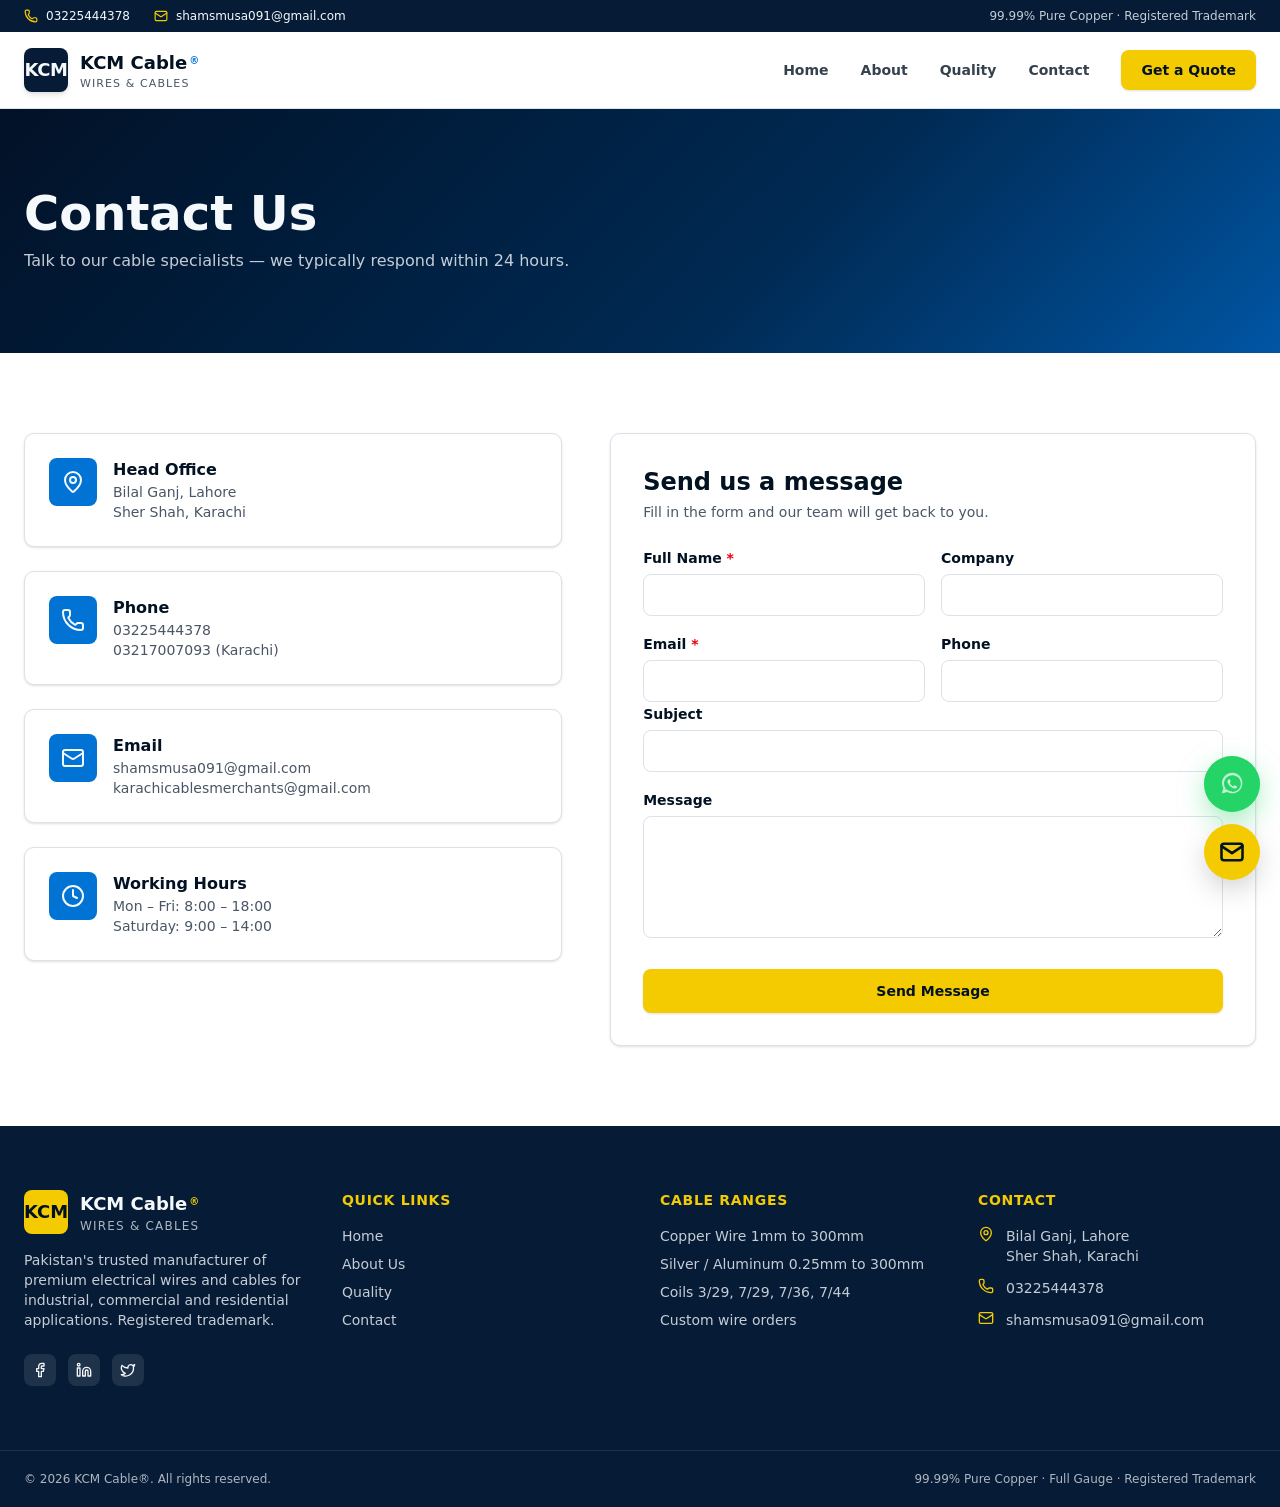
<file: KCM-Cables/contact.html>
<!DOCTYPE html>
<html lang="en" data-tsd-source="/src/routes/__root.tsx:65:5"><head data-tsd-source="/src/routes/__root.tsx:66:7"><meta charset="utf-8"><meta name="viewport" content="width=device-width, initial-scale=1"><title>Contact KCM Cable® — Request a Quote in Pakistan</title><meta name="author" content="Lovable"><meta name="google-site-verification" content="dXcrU3qrMHnXOo8D0hvcqdh7m6MIV_Lym0tZk9ZbYNw"><meta property="og:type" content="website"><meta name="twitter:card" content="summary"><meta name="twitter:site" content="@Lovable"><meta name="description" content="Get in touch with KCM Cable, Pakistan, for product inquiries, datasheets and project quotations."><meta property="og:title" content="Contact KCM Cable®"><meta property="og:description" content="Reach our cable specialists for quotes within 24 hours."><link rel="icon" type="image/png" href="assets/favicon.png"><link rel="stylesheet" href="styles.css"></head><body data-tsd-source="/src/routes/__root.tsx:69:7"><!--$--><div class="min-h-screen bg-background" data-tsd-source="/src/routes/contact.tsx:24:5"><header class="sticky top-0 z-50 w-full" data-tsd-source="/src/components/site-header.tsx:18:5"><div class="hidden bg-primary text-primary-foreground md:block" data-tsd-source="/src/components/site-header.tsx:20:7"><div class="mx-auto flex max-w-7xl items-center justify-between px-6 py-2 text-xs" data-tsd-source="/src/components/site-header.tsx:21:9"><div class="flex items-center gap-6" data-tsd-source="/src/components/site-header.tsx:22:11"><span class="flex items-center gap-2" data-tsd-source="/src/components/site-header.tsx:23:13"><svg xmlns="http://www.w3.org/2000/svg" width="24" height="24" viewBox="0 0 24 24" fill="none" stroke="currentColor" stroke-width="2" stroke-linecap="round" stroke-linejoin="round" class="lucide lucide-phone h-3.5 w-3.5 text-accent" aria-hidden="true" data-tsd-source="/src/components/site-header.tsx:24:15"><path d="M13.832 16.568a1 1 0 0 0 1.213-.303l.355-.465A2 2 0 0 1 17 15h3a2 2 0 0 1 2 2v3a2 2 0 0 1-2 2A18 18 0 0 1 2 4a2 2 0 0 1 2-2h3a2 2 0 0 1 2 2v3a2 2 0 0 1-.8 1.6l-.468.351a1 1 0 0 0-.292 1.233 14 14 0 0 0 6.392 6.384"></path></svg>03225444378</span><span class="flex items-center gap-2" data-tsd-source="/src/components/site-header.tsx:27:13"><svg xmlns="http://www.w3.org/2000/svg" width="24" height="24" viewBox="0 0 24 24" fill="none" stroke="currentColor" stroke-width="2" stroke-linecap="round" stroke-linejoin="round" class="lucide lucide-mail h-3.5 w-3.5 text-accent" aria-hidden="true" data-tsd-source="/src/components/site-header.tsx:28:15"><path d="m22 7-8.991 5.727a2 2 0 0 1-2.009 0L2 7"></path><rect x="2" y="4" width="20" height="16" rx="2"></rect></svg>shamsmusa091@gmail.com</span></div><span class="text-primary-foreground/80" data-tsd-source="/src/components/site-header.tsx:32:11">99.99% Pure Copper · Registered Trademark</span></div></div><div class="border-b border-border bg-background/95 backdrop-blur supports-[backdrop-filter]:bg-background/80" data-tsd-source="/src/components/site-header.tsx:39:7"><div class="mx-auto flex max-w-7xl items-center justify-between px-6 py-4" data-tsd-source="/src/components/site-header.tsx:40:9"><a data-tsd-source="/src/components/site-header.tsx:41:11" href="index.html" class="flex items-center gap-3"><div class="flex h-11 w-11 items-center justify-center rounded-md bg-primary text-primary-foreground shadow-md" data-tsd-source="/src/components/site-header.tsx:42:13"><span class="text-lg font-black tracking-tight" data-tsd-source="/src/components/site-header.tsx:43:15">KCM</span></div><div class="leading-tight" data-tsd-source="/src/components/site-header.tsx:45:13"><div class="text-lg font-bold text-foreground" data-tsd-source="/src/components/site-header.tsx:46:15">KCM Cable<sup class="ml-0.5 text-[10px] font-bold text-brand" data-tsd-source="/src/components/site-header.tsx:47:26">®</sup></div><div class="text-[11px] uppercase tracking-widest text-muted-foreground" data-tsd-source="/src/components/site-header.tsx:49:15">Wires &amp; Cables</div></div></a><nav class="hidden items-center gap-8 lg:flex" data-tsd-source="/src/components/site-header.tsx:55:11"><a data-tsd-source="/src/components/site-header.tsx:57:15" href="index.html" class="text-sm font-semibold text-foreground/80 transition-colors hover:text-brand">Home</a><a data-tsd-source="/src/components/site-header.tsx:57:15" href="about.html" class="text-sm font-semibold text-foreground/80 transition-colors hover:text-brand">About</a><a data-tsd-source="/src/components/site-header.tsx:57:15" href="quality.html" class="text-sm font-semibold text-foreground/80 transition-colors hover:text-brand">Quality</a><a data-tsd-source="/src/components/site-header.tsx:57:15" class="text-sm font-semibold text-foreground/80 transition-colors hover:text-brand text-brand" href="contact.html" data-status="active" aria-current="page">Contact</a><a data-tsd-source="/src/components/site-header.tsx:67:13" href="quote.html" class="rounded-md bg-accent px-5 py-2.5 text-sm font-bold text-accent-foreground shadow-sm transition-all hover:brightness-95">Get a Quote</a></nav><button type="button" aria-label="Toggle menu" class="rounded-md p-2 text-foreground lg:hidden" data-tsd-source="/src/components/site-header.tsx:75:11"><svg xmlns="http://www.w3.org/2000/svg" width="24" height="24" viewBox="0 0 24 24" fill="none" stroke="currentColor" stroke-width="2" stroke-linecap="round" stroke-linejoin="round" class="lucide lucide-menu h-6 w-6" aria-hidden="true" data-tsd-source="/src/components/site-header.tsx:81:49"><path d="M4 5h16"></path><path d="M4 12h16"></path><path d="M4 19h16"></path></svg></button></div></div></header><section class="text-primary-foreground" style="background:var(--gradient-hero)" data-tsd-source="/src/routes/contact.tsx:27:7"><div class="mx-auto max-w-7xl px-6 py-16 md:py-20" data-tsd-source="/src/routes/contact.tsx:28:9"><h1 class="text-4xl font-black md:text-5xl" data-tsd-source="/src/routes/contact.tsx:29:11">Contact Us</h1><p class="mt-3 max-w-2xl text-primary-foreground/80" data-tsd-source="/src/routes/contact.tsx:30:11">Talk to our cable specialists — we typically respond within 24 hours.</p></div></section><section class="mx-auto max-w-7xl px-6 py-20" data-tsd-source="/src/routes/contact.tsx:36:7"><div class="grid gap-12 lg:grid-cols-[1fr_1.2fr]" data-tsd-source="/src/routes/contact.tsx:37:9"><div class="space-y-6" data-tsd-source="/src/routes/contact.tsx:38:11"><div class="flex gap-4 rounded-lg border border-border bg-card p-6 shadow-sm" data-tsd-source="/src/routes/contact.tsx:93:5"><div class="flex h-12 w-12 shrink-0 items-center justify-center rounded-md bg-brand text-brand-foreground" data-tsd-source="/src/routes/contact.tsx:94:7"><svg xmlns="http://www.w3.org/2000/svg" width="24" height="24" viewBox="0 0 24 24" fill="none" stroke="currentColor" stroke-width="2" stroke-linecap="round" stroke-linejoin="round" class="lucide lucide-map-pin" aria-hidden="true"><path d="M20 10c0 4.993-5.539 10.193-7.399 11.799a1 1 0 0 1-1.202 0C9.539 20.193 4 14.993 4 10a8 8 0 0 1 16 0"></path><circle cx="12" cy="10" r="3"></circle></svg></div><div data-tsd-source="/src/routes/contact.tsx:97:7"><h3 class="text-base font-bold text-foreground" data-tsd-source="/src/routes/contact.tsx:98:9">Head Office</h3><p class="text-sm text-muted-foreground" data-tsd-source="/src/routes/contact.tsx:100:11">Bilal Ganj, Lahore</p><p class="text-sm text-muted-foreground" data-tsd-source="/src/routes/contact.tsx:100:11">Sher Shah, Karachi</p></div></div><div class="flex gap-4 rounded-lg border border-border bg-card p-6 shadow-sm" data-tsd-source="/src/routes/contact.tsx:93:5"><div class="flex h-12 w-12 shrink-0 items-center justify-center rounded-md bg-brand text-brand-foreground" data-tsd-source="/src/routes/contact.tsx:94:7"><svg xmlns="http://www.w3.org/2000/svg" width="24" height="24" viewBox="0 0 24 24" fill="none" stroke="currentColor" stroke-width="2" stroke-linecap="round" stroke-linejoin="round" class="lucide lucide-phone" aria-hidden="true"><path d="M13.832 16.568a1 1 0 0 0 1.213-.303l.355-.465A2 2 0 0 1 17 15h3a2 2 0 0 1 2 2v3a2 2 0 0 1-2 2A18 18 0 0 1 2 4a2 2 0 0 1 2-2h3a2 2 0 0 1 2 2v3a2 2 0 0 1-.8 1.6l-.468.351a1 1 0 0 0-.292 1.233 14 14 0 0 0 6.392 6.384"></path></svg></div><div data-tsd-source="/src/routes/contact.tsx:97:7"><h3 class="text-base font-bold text-foreground" data-tsd-source="/src/routes/contact.tsx:98:9">Phone</h3><p class="text-sm text-muted-foreground" data-tsd-source="/src/routes/contact.tsx:100:11">03225444378</p><p class="text-sm text-muted-foreground" data-tsd-source="/src/routes/contact.tsx:100:11">03217007093 (Karachi)</p></div></div><div class="flex gap-4 rounded-lg border border-border bg-card p-6 shadow-sm" data-tsd-source="/src/routes/contact.tsx:93:5"><div class="flex h-12 w-12 shrink-0 items-center justify-center rounded-md bg-brand text-brand-foreground" data-tsd-source="/src/routes/contact.tsx:94:7"><svg xmlns="http://www.w3.org/2000/svg" width="24" height="24" viewBox="0 0 24 24" fill="none" stroke="currentColor" stroke-width="2" stroke-linecap="round" stroke-linejoin="round" class="lucide lucide-mail" aria-hidden="true"><path d="m22 7-8.991 5.727a2 2 0 0 1-2.009 0L2 7"></path><rect x="2" y="4" width="20" height="16" rx="2"></rect></svg></div><div data-tsd-source="/src/routes/contact.tsx:97:7"><h3 class="text-base font-bold text-foreground" data-tsd-source="/src/routes/contact.tsx:98:9">Email</h3><p class="text-sm text-muted-foreground" data-tsd-source="/src/routes/contact.tsx:100:11">shamsmusa091@gmail.com</p><p class="text-sm text-muted-foreground" data-tsd-source="/src/routes/contact.tsx:100:11">karachicablesmerchants@gmail.com</p></div></div><div class="flex gap-4 rounded-lg border border-border bg-card p-6 shadow-sm" data-tsd-source="/src/routes/contact.tsx:93:5"><div class="flex h-12 w-12 shrink-0 items-center justify-center rounded-md bg-brand text-brand-foreground" data-tsd-source="/src/routes/contact.tsx:94:7"><svg xmlns="http://www.w3.org/2000/svg" width="24" height="24" viewBox="0 0 24 24" fill="none" stroke="currentColor" stroke-width="2" stroke-linecap="round" stroke-linejoin="round" class="lucide lucide-clock" aria-hidden="true"><circle cx="12" cy="12" r="10"></circle><path d="M12 6v6l4 2"></path></svg></div><div data-tsd-source="/src/routes/contact.tsx:97:7"><h3 class="text-base font-bold text-foreground" data-tsd-source="/src/routes/contact.tsx:98:9">Working Hours</h3><p class="text-sm text-muted-foreground" data-tsd-source="/src/routes/contact.tsx:100:11">Mon – Fri: 8:00 – 18:00</p><p class="text-sm text-muted-foreground" data-tsd-source="/src/routes/contact.tsx:100:11">Saturday: 9:00 – 14:00</p></div></div></div><form class="rounded-lg border border-border bg-card p-8 shadow-sm" data-tsd-source="/src/routes/contact.tsx:45:11"><h2 class="text-2xl font-bold text-foreground" data-tsd-source="/src/routes/contact.tsx:52:13">Send us a message</h2><p class="mt-1 text-sm text-muted-foreground" data-tsd-source="/src/routes/contact.tsx:53:13">Fill in the form and our team will get back to you.</p><div class="mt-6 grid gap-4 md:grid-cols-2" data-tsd-source="/src/routes/contact.tsx:56:13"><div data-tsd-source="/src/routes/contact.tsx:109:5"><label class="text-sm font-semibold text-foreground" data-tsd-source="/src/routes/contact.tsx:110:7">Full Name<!-- --> <span class="text-destructive" data-tsd-source="/src/routes/contact.tsx:111:30">*</span></label><input type="text" required="" class="mt-1 w-full rounded-md border border-input bg-background px-4 py-2.5 text-sm focus:border-brand focus:outline-none focus:ring-2 focus:ring-brand/20" data-tsd-source="/src/routes/contact.tsx:113:7"></div><div data-tsd-source="/src/routes/contact.tsx:109:5"><label class="text-sm font-semibold text-foreground" data-tsd-source="/src/routes/contact.tsx:110:7">Company<!-- --> </label><input type="text" class="mt-1 w-full rounded-md border border-input bg-background px-4 py-2.5 text-sm focus:border-brand focus:outline-none focus:ring-2 focus:ring-brand/20" data-tsd-source="/src/routes/contact.tsx:113:7"></div><div data-tsd-source="/src/routes/contact.tsx:109:5"><label class="text-sm font-semibold text-foreground" data-tsd-source="/src/routes/contact.tsx:110:7">Email<!-- --> <span class="text-destructive" data-tsd-source="/src/routes/contact.tsx:111:30">*</span></label><input type="email" required="" class="mt-1 w-full rounded-md border border-input bg-background px-4 py-2.5 text-sm focus:border-brand focus:outline-none focus:ring-2 focus:ring-brand/20" data-tsd-source="/src/routes/contact.tsx:113:7"></div><div data-tsd-source="/src/routes/contact.tsx:109:5"><label class="text-sm font-semibold text-foreground" data-tsd-source="/src/routes/contact.tsx:110:7">Phone<!-- --> </label><input type="tel" class="mt-1 w-full rounded-md border border-input bg-background px-4 py-2.5 text-sm focus:border-brand focus:outline-none focus:ring-2 focus:ring-brand/20" data-tsd-source="/src/routes/contact.tsx:113:7"></div></div><div data-tsd-source="/src/routes/contact.tsx:109:5"><label class="text-sm font-semibold text-foreground" data-tsd-source="/src/routes/contact.tsx:110:7">Subject<!-- --> </label><input type="text" class="mt-1 w-full rounded-md border border-input bg-background px-4 py-2.5 text-sm focus:border-brand focus:outline-none focus:ring-2 focus:ring-brand/20" data-tsd-source="/src/routes/contact.tsx:113:7"></div><div class="mt-4" data-tsd-source="/src/routes/contact.tsx:63:13"><label class="text-sm font-semibold text-foreground" data-tsd-source="/src/routes/contact.tsx:64:15">Message</label><textarea required="" rows="5" class="mt-1 w-full rounded-md border border-input bg-background px-4 py-2.5 text-sm focus:border-brand focus:outline-none focus:ring-2 focus:ring-brand/20" data-tsd-source="/src/routes/contact.tsx:65:15"></textarea></div><button type="submit" class="mt-6 w-full rounded-md bg-accent px-6 py-3 text-sm font-bold text-accent-foreground shadow-sm transition-transform hover:scale-[1.01]" data-tsd-source="/src/routes/contact.tsx:71:13">Send Message</button></form></div></section><footer class="bg-primary text-primary-foreground" data-tsd-source="/src/components/site-footer.tsx:8:5"><div class="mx-auto grid max-w-7xl gap-10 px-6 py-16 md:grid-cols-4" data-tsd-source="/src/components/site-footer.tsx:9:7"><div class="space-y-4" data-tsd-source="/src/components/site-footer.tsx:10:9"><div class="flex items-center gap-3" data-tsd-source="/src/components/site-footer.tsx:11:11"><div class="flex h-11 w-11 items-center justify-center rounded-md bg-accent text-accent-foreground" data-tsd-source="/src/components/site-footer.tsx:12:13"><span class="text-lg font-black" data-tsd-source="/src/components/site-footer.tsx:13:15">KCM</span></div><div data-tsd-source="/src/components/site-footer.tsx:15:13"><div class="text-lg font-bold" data-tsd-source="/src/components/site-footer.tsx:16:15">KCM Cable<sup class="ml-0.5 text-[10px] font-bold text-accent" data-tsd-source="/src/components/site-footer.tsx:17:26">®</sup></div><div class="text-xs uppercase tracking-widest text-primary-foreground/70" data-tsd-source="/src/components/site-footer.tsx:19:15">Wires &amp; Cables</div></div></div><p class="text-sm text-primary-foreground/80" data-tsd-source="/src/components/site-footer.tsx:24:11">Pakistan's trusted manufacturer of premium electrical wires and cables for industrial, commercial and residential applications. Registered trademark.</p><div class="flex gap-3 pt-2" data-tsd-source="/src/components/site-footer.tsx:28:11"><a href="#" aria-label="Facebook" class="rounded-md bg-white/10 p-2 hover:bg-accent hover:text-accent-foreground transition-colors" data-tsd-source="/src/components/site-footer.tsx:29:13"><svg xmlns="http://www.w3.org/2000/svg" width="24" height="24" viewBox="0 0 24 24" fill="none" stroke="currentColor" stroke-width="2" stroke-linecap="round" stroke-linejoin="round" class="lucide lucide-facebook h-4 w-4" aria-hidden="true" data-tsd-source="/src/components/site-footer.tsx:30:15"><path d="M18 2h-3a5 5 0 0 0-5 5v3H7v4h3v8h4v-8h3l1-4h-4V7a1 1 0 0 1 1-1h3z"></path></svg></a><a href="#" aria-label="LinkedIn" class="rounded-md bg-white/10 p-2 hover:bg-accent hover:text-accent-foreground transition-colors" data-tsd-source="/src/components/site-footer.tsx:32:13"><svg xmlns="http://www.w3.org/2000/svg" width="24" height="24" viewBox="0 0 24 24" fill="none" stroke="currentColor" stroke-width="2" stroke-linecap="round" stroke-linejoin="round" class="lucide lucide-linkedin h-4 w-4" aria-hidden="true" data-tsd-source="/src/components/site-footer.tsx:33:15"><path d="M16 8a6 6 0 0 1 6 6v7h-4v-7a2 2 0 0 0-2-2 2 2 0 0 0-2 2v7h-4v-7a6 6 0 0 1 6-6z"></path><rect width="4" height="12" x="2" y="9"></rect><circle cx="4" cy="4" r="2"></circle></svg></a><a href="#" aria-label="Twitter" class="rounded-md bg-white/10 p-2 hover:bg-accent hover:text-accent-foreground transition-colors" data-tsd-source="/src/components/site-footer.tsx:35:13"><svg xmlns="http://www.w3.org/2000/svg" width="24" height="24" viewBox="0 0 24 24" fill="none" stroke="currentColor" stroke-width="2" stroke-linecap="round" stroke-linejoin="round" class="lucide lucide-twitter h-4 w-4" aria-hidden="true" data-tsd-source="/src/components/site-footer.tsx:36:15"><path d="M22 4s-.7 2.1-2 3.4c1.6 10-9.4 17.3-18 11.6 2.2.1 4.4-.6 6-2C3 15.5.5 9.6 3 5c2.2 2.6 5.6 4.1 9 4-.9-4.2 4-6.6 7-3.8 1.1 0 3-1.2 3-1.2z"></path></svg></a></div></div><div data-tsd-source="/src/components/site-footer.tsx:41:9"><h3 class="mb-4 text-sm font-bold uppercase tracking-wider text-accent" data-tsd-source="/src/components/site-footer.tsx:42:11">Quick Links</h3><ul class="space-y-2 text-sm text-primary-foreground/80" data-tsd-source="/src/components/site-footer.tsx:45:11"><li data-tsd-source="/src/components/site-footer.tsx:46:13"><a data-tsd-source="/src/components/site-footer.tsx:46:17" href="index.html" class="hover:text-accent">Home</a></li><li data-tsd-source="/src/components/site-footer.tsx:47:13"><a data-tsd-source="/src/components/site-footer.tsx:47:17" href="about.html" class="hover:text-accent">About Us</a></li><li data-tsd-source="/src/components/site-footer.tsx:48:13"><a data-tsd-source="/src/components/site-footer.tsx:48:17" href="quality.html" class="hover:text-accent">Quality</a></li><li data-tsd-source="/src/components/site-footer.tsx:49:13"><a data-tsd-source="/src/components/site-footer.tsx:49:17" class="hover:text-accent active" href="contact.html" data-status="active" aria-current="page">Contact</a></li></ul></div><div data-tsd-source="/src/components/site-footer.tsx:53:9"><h3 class="mb-4 text-sm font-bold uppercase tracking-wider text-accent" data-tsd-source="/src/components/site-footer.tsx:54:11">Cable Ranges</h3><ul class="space-y-2 text-sm text-primary-foreground/80" data-tsd-source="/src/components/site-footer.tsx:57:11"><li data-tsd-source="/src/components/site-footer.tsx:58:13">Copper Wire 1mm to 300mm</li><li data-tsd-source="/src/components/site-footer.tsx:59:13">Silver / Aluminum 0.25mm to 300mm</li><li data-tsd-source="/src/components/site-footer.tsx:60:13">Coils 3/29, 7/29, 7/36, 7/44</li><li data-tsd-source="/src/components/site-footer.tsx:61:13">Custom wire orders</li></ul></div><div data-tsd-source="/src/components/site-footer.tsx:65:9"><h3 class="mb-4 text-sm font-bold uppercase tracking-wider text-accent" data-tsd-source="/src/components/site-footer.tsx:66:11">Contact</h3><ul class="space-y-3 text-sm text-primary-foreground/80" data-tsd-source="/src/components/site-footer.tsx:69:11"><li class="flex gap-3" data-tsd-source="/src/components/site-footer.tsx:70:13"><svg xmlns="http://www.w3.org/2000/svg" width="24" height="24" viewBox="0 0 24 24" fill="none" stroke="currentColor" stroke-width="2" stroke-linecap="round" stroke-linejoin="round" class="lucide lucide-map-pin h-4 w-4 shrink-0 text-accent" aria-hidden="true" data-tsd-source="/src/components/site-footer.tsx:71:15"><path d="M20 10c0 4.993-5.539 10.193-7.399 11.799a1 1 0 0 1-1.202 0C9.539 20.193 4 14.993 4 10a8 8 0 0 1 16 0"></path><circle cx="12" cy="10" r="3"></circle></svg><span data-tsd-source="/src/components/site-footer.tsx:72:15">Bilal Ganj, Lahore<br data-tsd-source="/src/components/site-footer.tsx:74:45">Sher Shah, Karachi</span></li><li class="flex gap-3" data-tsd-source="/src/components/site-footer.tsx:77:13"><svg xmlns="http://www.w3.org/2000/svg" width="24" height="24" viewBox="0 0 24 24" fill="none" stroke="currentColor" stroke-width="2" stroke-linecap="round" stroke-linejoin="round" class="lucide lucide-phone h-4 w-4 shrink-0 text-accent" aria-hidden="true" data-tsd-source="/src/components/site-footer.tsx:78:15"><path d="M13.832 16.568a1 1 0 0 0 1.213-.303l.355-.465A2 2 0 0 1 17 15h3a2 2 0 0 1 2 2v3a2 2 0 0 1-2 2A18 18 0 0 1 2 4a2 2 0 0 1 2-2h3a2 2 0 0 1 2 2v3a2 2 0 0 1-.8 1.6l-.468.351a1 1 0 0 0-.292 1.233 14 14 0 0 0 6.392 6.384"></path></svg>03225444378</li><li class="flex gap-3" data-tsd-source="/src/components/site-footer.tsx:81:13"><svg xmlns="http://www.w3.org/2000/svg" width="24" height="24" viewBox="0 0 24 24" fill="none" stroke="currentColor" stroke-width="2" stroke-linecap="round" stroke-linejoin="round" class="lucide lucide-mail h-4 w-4 shrink-0 text-accent" aria-hidden="true" data-tsd-source="/src/components/site-footer.tsx:82:15"><path d="m22 7-8.991 5.727a2 2 0 0 1-2.009 0L2 7"></path><rect x="2" y="4" width="20" height="16" rx="2"></rect></svg>shamsmusa091@gmail.com</li></ul></div></div><div class="border-t border-white/10" data-tsd-source="/src/components/site-footer.tsx:89:7"><div class="mx-auto flex max-w-7xl flex-col items-center justify-between gap-2 px-6 py-5 text-xs text-primary-foreground/70 md:flex-row" data-tsd-source="/src/components/site-footer.tsx:90:9"><span data-tsd-source="/src/components/site-footer.tsx:91:11">© <!-- -->2026<!-- --> <!-- -->KCM Cable®<!-- -->. All rights reserved.</span><span data-tsd-source="/src/components/site-footer.tsx:92:11">99.99% Pure Copper · Full Gauge · Registered Trademark</span></div></div></footer></div><!--/$--><div class="fixed bottom-5 right-5 z-50 flex flex-col gap-3" data-tsd-source="/src/components/whatsapp-button.tsx:14:5"><a href="https://wa.me/923225444378?text=Hello%20KCM%20Cable%2C%20I'd%20like%20to%20enquire%20about%20your%20wires." target="_blank" rel="noopener noreferrer" aria-label="Chat on WhatsApp" class="relative flex h-14 w-14 items-center justify-center rounded-full bg-[#25D366] text-white shadow-2xl transition-transform hover:scale-110" style="box-shadow:0 10px 30px -5px rgba(37,211,102,0.6)" data-tsd-source="/src/components/whatsapp-button.tsx:15:7"><svg viewBox="0 0 32 32" class="h-7 w-7" fill="currentColor" aria-hidden="true" data-tsd-source="/src/components/whatsapp-button.tsx:24:9"><path d="M19.11 17.205c-.372 0-1.088 1.39-1.518 1.39a.63.63 0 0 1-.315-.1c-.802-.402-1.504-.817-2.163-1.447-.545-.516-1.146-1.29-1.46-1.963a.426.426 0 0 1-.073-.215c0-.33.99-.945.99-1.49 0-.143-.73-2.09-.832-2.335-.143-.372-.214-.487-.6-.487-.187 0-.36-.043-.53-.043-.302 0-.53.115-.746.315-.688.645-1.032 1.318-1.06 2.264v.114c-.015.99.472 1.977 1.017 2.78 1.23 1.82 2.506 3.41 4.554 4.34.616.287 2.035.888 2.722.888.817 0 2.15-.515 2.478-1.318.13-.33.187-.66.13-1.046-.13-.5-2.078-1.46-2.593-1.46zM16.222 24.5c-2.65 0-5.07-1.073-6.815-2.823L7.5 23.027l1.18-1.85a9.617 9.617 0 0 1-1.84-5.673c0-5.31 4.32-9.626 9.62-9.626 2.586 0 5.013 1.005 6.838 2.832a9.567 9.567 0 0 1 2.84 6.815c-.005 5.31-4.32 9.605-9.916 9.605zm0-21.225c-6.408 0-11.62 5.21-11.62 11.617 0 2.05.54 4.06 1.564 5.83l-1.79 6.103 6.244-1.625a11.55 11.55 0 0 0 5.604 1.43c6.408 0 11.62-5.214 11.62-11.625S22.62 3.275 16.22 3.275z" data-tsd-source="/src/components/whatsapp-button.tsx:25:11"></path></svg><span class="absolute inline-flex h-full w-full animate-ping rounded-full bg-[#25D366] opacity-30" data-tsd-source="/src/components/whatsapp-button.tsx:27:9"></span></a><a href="mailto:shamsmusa091@gmail.com?subject=Enquiry%20%E2%80%94%20KCM%20Cable&amp;body=Hello%20KCM%20Cable%2C%20I'd%20like%20to%20enquire%20about%20your%20wires." aria-label="Email us" class="relative flex h-14 w-14 items-center justify-center rounded-full bg-accent text-accent-foreground shadow-2xl transition-transform hover:scale-110" style="box-shadow:0 10px 30px -5px rgba(0,0,0,0.25)" data-tsd-source="/src/components/whatsapp-button.tsx:29:7"><svg viewBox="0 0 24 24" class="h-7 w-7" fill="none" stroke="currentColor" stroke-width="2.2" stroke-linecap="round" stroke-linejoin="round" aria-hidden="true" data-tsd-source="/src/components/whatsapp-button.tsx:36:9"><rect x="3" y="5" width="18" height="14" rx="2" data-tsd-source="/src/components/whatsapp-button.tsx:37:11"></rect><path d="m3 7 9 6 9-6" data-tsd-source="/src/components/whatsapp-button.tsx:38:11"></path></svg></a></div></body></html>
</file>
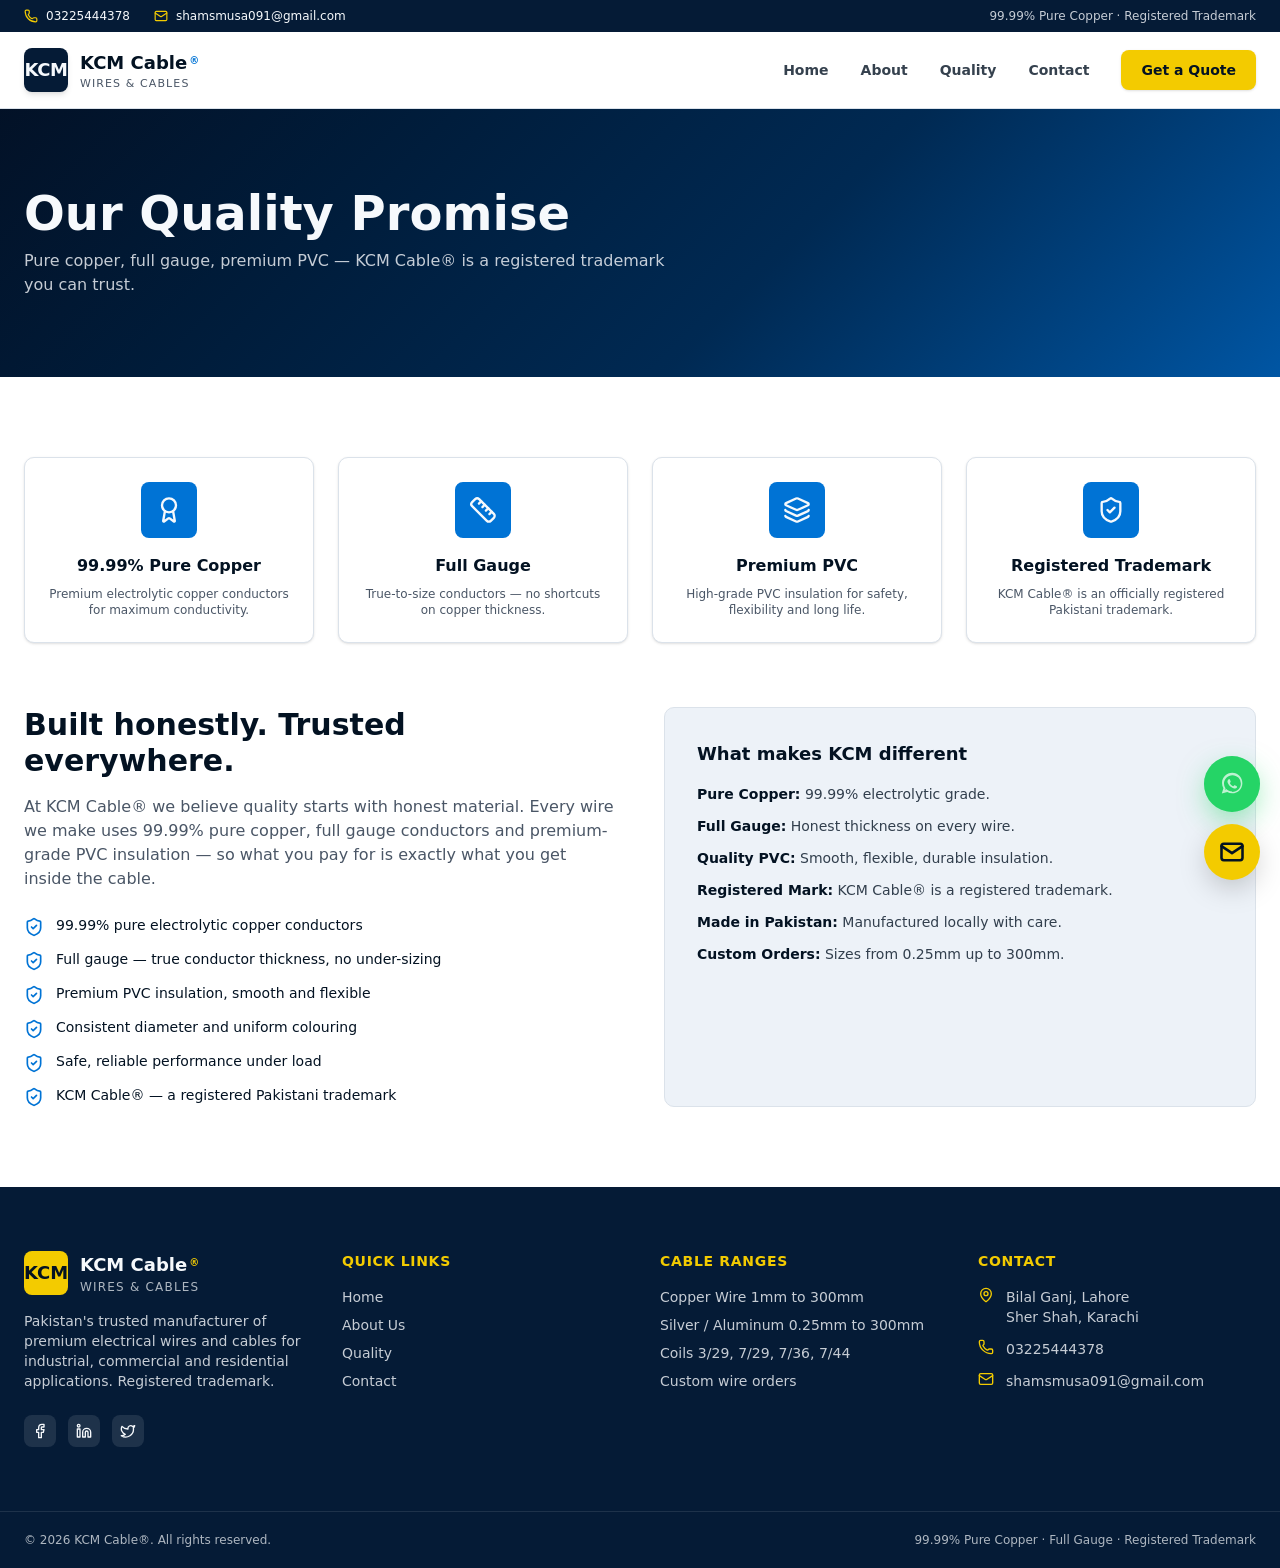
<file: KCM-Cables/quality.html>
<!DOCTYPE html>
<html lang="en" data-tsd-source="/src/routes/__root.tsx:65:5"><head data-tsd-source="/src/routes/__root.tsx:66:7"><meta charset="utf-8"><meta name="viewport" content="width=device-width, initial-scale=1"><title>Quality — KCM Cable® Pakistan</title><meta name="author" content="Lovable"><meta name="google-site-verification" content="dXcrU3qrMHnXOo8D0hvcqdh7m6MIV_Lym0tZk9ZbYNw"><meta property="og:type" content="website"><meta name="twitter:card" content="summary"><meta name="twitter:site" content="@Lovable"><meta name="description" content="KCM Cable® uses 99.99% pure copper, full gauge conductors and premium PVC insulation. Registered trademark, made in Pakistan."><meta property="og:title" content="Quality — KCM Cable®"><meta property="og:description" content="99.99% pure copper, full gauge, premium PVC. Registered trademark."><link rel="icon" type="image/png" href="assets/favicon.png"><link rel="stylesheet" href="styles.css"></head><body data-tsd-source="/src/routes/__root.tsx:69:7"><!--$--><div class="min-h-screen bg-background" data-tsd-source="/src/routes/quality.tsx:20:5"><header class="sticky top-0 z-50 w-full" data-tsd-source="/src/components/site-header.tsx:18:5"><div class="hidden bg-primary text-primary-foreground md:block" data-tsd-source="/src/components/site-header.tsx:20:7"><div class="mx-auto flex max-w-7xl items-center justify-between px-6 py-2 text-xs" data-tsd-source="/src/components/site-header.tsx:21:9"><div class="flex items-center gap-6" data-tsd-source="/src/components/site-header.tsx:22:11"><span class="flex items-center gap-2" data-tsd-source="/src/components/site-header.tsx:23:13"><svg xmlns="http://www.w3.org/2000/svg" width="24" height="24" viewBox="0 0 24 24" fill="none" stroke="currentColor" stroke-width="2" stroke-linecap="round" stroke-linejoin="round" class="lucide lucide-phone h-3.5 w-3.5 text-accent" aria-hidden="true" data-tsd-source="/src/components/site-header.tsx:24:15"><path d="M13.832 16.568a1 1 0 0 0 1.213-.303l.355-.465A2 2 0 0 1 17 15h3a2 2 0 0 1 2 2v3a2 2 0 0 1-2 2A18 18 0 0 1 2 4a2 2 0 0 1 2-2h3a2 2 0 0 1 2 2v3a2 2 0 0 1-.8 1.6l-.468.351a1 1 0 0 0-.292 1.233 14 14 0 0 0 6.392 6.384"></path></svg>03225444378</span><span class="flex items-center gap-2" data-tsd-source="/src/components/site-header.tsx:27:13"><svg xmlns="http://www.w3.org/2000/svg" width="24" height="24" viewBox="0 0 24 24" fill="none" stroke="currentColor" stroke-width="2" stroke-linecap="round" stroke-linejoin="round" class="lucide lucide-mail h-3.5 w-3.5 text-accent" aria-hidden="true" data-tsd-source="/src/components/site-header.tsx:28:15"><path d="m22 7-8.991 5.727a2 2 0 0 1-2.009 0L2 7"></path><rect x="2" y="4" width="20" height="16" rx="2"></rect></svg>shamsmusa091@gmail.com</span></div><span class="text-primary-foreground/80" data-tsd-source="/src/components/site-header.tsx:32:11">99.99% Pure Copper · Registered Trademark</span></div></div><div class="border-b border-border bg-background/95 backdrop-blur supports-[backdrop-filter]:bg-background/80" data-tsd-source="/src/components/site-header.tsx:39:7"><div class="mx-auto flex max-w-7xl items-center justify-between px-6 py-4" data-tsd-source="/src/components/site-header.tsx:40:9"><a data-tsd-source="/src/components/site-header.tsx:41:11" href="index.html" class="flex items-center gap-3"><div class="flex h-11 w-11 items-center justify-center rounded-md bg-primary text-primary-foreground shadow-md" data-tsd-source="/src/components/site-header.tsx:42:13"><span class="text-lg font-black tracking-tight" data-tsd-source="/src/components/site-header.tsx:43:15">KCM</span></div><div class="leading-tight" data-tsd-source="/src/components/site-header.tsx:45:13"><div class="text-lg font-bold text-foreground" data-tsd-source="/src/components/site-header.tsx:46:15">KCM Cable<sup class="ml-0.5 text-[10px] font-bold text-brand" data-tsd-source="/src/components/site-header.tsx:47:26">®</sup></div><div class="text-[11px] uppercase tracking-widest text-muted-foreground" data-tsd-source="/src/components/site-header.tsx:49:15">Wires &amp; Cables</div></div></a><nav class="hidden items-center gap-8 lg:flex" data-tsd-source="/src/components/site-header.tsx:55:11"><a data-tsd-source="/src/components/site-header.tsx:57:15" href="index.html" class="text-sm font-semibold text-foreground/80 transition-colors hover:text-brand">Home</a><a data-tsd-source="/src/components/site-header.tsx:57:15" href="about.html" class="text-sm font-semibold text-foreground/80 transition-colors hover:text-brand">About</a><a data-tsd-source="/src/components/site-header.tsx:57:15" class="text-sm font-semibold text-foreground/80 transition-colors hover:text-brand text-brand" href="quality.html" data-status="active" aria-current="page">Quality</a><a data-tsd-source="/src/components/site-header.tsx:57:15" href="contact.html" class="text-sm font-semibold text-foreground/80 transition-colors hover:text-brand">Contact</a><a data-tsd-source="/src/components/site-header.tsx:67:13" href="quote.html" class="rounded-md bg-accent px-5 py-2.5 text-sm font-bold text-accent-foreground shadow-sm transition-all hover:brightness-95">Get a Quote</a></nav><button type="button" aria-label="Toggle menu" class="rounded-md p-2 text-foreground lg:hidden" data-tsd-source="/src/components/site-header.tsx:75:11"><svg xmlns="http://www.w3.org/2000/svg" width="24" height="24" viewBox="0 0 24 24" fill="none" stroke="currentColor" stroke-width="2" stroke-linecap="round" stroke-linejoin="round" class="lucide lucide-menu h-6 w-6" aria-hidden="true" data-tsd-source="/src/components/site-header.tsx:81:49"><path d="M4 5h16"></path><path d="M4 12h16"></path><path d="M4 19h16"></path></svg></button></div></div></header><section class="text-primary-foreground" style="background:var(--gradient-hero)" data-tsd-source="/src/routes/quality.tsx:23:7"><div class="mx-auto max-w-7xl px-6 py-16 md:py-20" data-tsd-source="/src/routes/quality.tsx:24:9"><h1 class="text-4xl font-black md:text-5xl" data-tsd-source="/src/routes/quality.tsx:25:11">Our Quality Promise</h1><p class="mt-3 max-w-2xl text-primary-foreground/80" data-tsd-source="/src/routes/quality.tsx:26:11">Pure copper, full gauge, premium PVC — KCM Cable® is a registered trademark you can trust.</p></div></section><section class="mx-auto max-w-7xl px-6 py-20" data-tsd-source="/src/routes/quality.tsx:32:7"><div class="grid gap-6 md:grid-cols-2 lg:grid-cols-4" data-tsd-source="/src/routes/quality.tsx:33:9"><div class="rounded-lg border border-border bg-card p-6 text-center shadow-sm" data-tsd-source="/src/routes/quality.tsx:87:5"><div class="mx-auto flex h-14 w-14 items-center justify-center rounded-md bg-brand text-brand-foreground" data-tsd-source="/src/routes/quality.tsx:88:7"><svg xmlns="http://www.w3.org/2000/svg" width="24" height="24" viewBox="0 0 24 24" fill="none" stroke="currentColor" stroke-width="2" stroke-linecap="round" stroke-linejoin="round" class="lucide lucide-award h-7 w-7" aria-hidden="true"><path d="m15.477 12.89 1.515 8.526a.5.5 0 0 1-.81.47l-3.58-2.687a1 1 0 0 0-1.197 0l-3.586 2.686a.5.5 0 0 1-.81-.469l1.514-8.526"></path><circle cx="12" cy="8" r="6"></circle></svg></div><h3 class="mt-4 text-base font-bold text-foreground" data-tsd-source="/src/routes/quality.tsx:91:7">99.99% Pure Copper</h3><p class="mt-2 text-xs text-muted-foreground" data-tsd-source="/src/routes/quality.tsx:92:7">Premium electrolytic copper conductors for maximum conductivity.</p></div><div class="rounded-lg border border-border bg-card p-6 text-center shadow-sm" data-tsd-source="/src/routes/quality.tsx:87:5"><div class="mx-auto flex h-14 w-14 items-center justify-center rounded-md bg-brand text-brand-foreground" data-tsd-source="/src/routes/quality.tsx:88:7"><svg xmlns="http://www.w3.org/2000/svg" width="24" height="24" viewBox="0 0 24 24" fill="none" stroke="currentColor" stroke-width="2" stroke-linecap="round" stroke-linejoin="round" class="lucide lucide-ruler h-7 w-7" aria-hidden="true"><path d="M21.3 15.3a2.4 2.4 0 0 1 0 3.4l-2.6 2.6a2.4 2.4 0 0 1-3.4 0L2.7 8.7a2.41 2.41 0 0 1 0-3.4l2.6-2.6a2.41 2.41 0 0 1 3.4 0Z"></path><path d="m14.5 12.5 2-2"></path><path d="m11.5 9.5 2-2"></path><path d="m8.5 6.5 2-2"></path><path d="m17.5 15.5 2-2"></path></svg></div><h3 class="mt-4 text-base font-bold text-foreground" data-tsd-source="/src/routes/quality.tsx:91:7">Full Gauge</h3><p class="mt-2 text-xs text-muted-foreground" data-tsd-source="/src/routes/quality.tsx:92:7">True-to-size conductors — no shortcuts on copper thickness.</p></div><div class="rounded-lg border border-border bg-card p-6 text-center shadow-sm" data-tsd-source="/src/routes/quality.tsx:87:5"><div class="mx-auto flex h-14 w-14 items-center justify-center rounded-md bg-brand text-brand-foreground" data-tsd-source="/src/routes/quality.tsx:88:7"><svg xmlns="http://www.w3.org/2000/svg" width="24" height="24" viewBox="0 0 24 24" fill="none" stroke="currentColor" stroke-width="2" stroke-linecap="round" stroke-linejoin="round" class="lucide lucide-layers h-7 w-7" aria-hidden="true"><path d="M12.83 2.18a2 2 0 0 0-1.66 0L2.6 6.08a1 1 0 0 0 0 1.83l8.58 3.91a2 2 0 0 0 1.66 0l8.58-3.9a1 1 0 0 0 0-1.83z"></path><path d="M2 12a1 1 0 0 0 .58.91l8.6 3.91a2 2 0 0 0 1.65 0l8.58-3.9A1 1 0 0 0 22 12"></path><path d="M2 17a1 1 0 0 0 .58.91l8.6 3.91a2 2 0 0 0 1.65 0l8.58-3.9A1 1 0 0 0 22 17"></path></svg></div><h3 class="mt-4 text-base font-bold text-foreground" data-tsd-source="/src/routes/quality.tsx:91:7">Premium PVC</h3><p class="mt-2 text-xs text-muted-foreground" data-tsd-source="/src/routes/quality.tsx:92:7">High-grade PVC insulation for safety, flexibility and long life.</p></div><div class="rounded-lg border border-border bg-card p-6 text-center shadow-sm" data-tsd-source="/src/routes/quality.tsx:87:5"><div class="mx-auto flex h-14 w-14 items-center justify-center rounded-md bg-brand text-brand-foreground" data-tsd-source="/src/routes/quality.tsx:88:7"><svg xmlns="http://www.w3.org/2000/svg" width="24" height="24" viewBox="0 0 24 24" fill="none" stroke="currentColor" stroke-width="2" stroke-linecap="round" stroke-linejoin="round" class="lucide lucide-shield-check h-7 w-7" aria-hidden="true"><path d="M20 13c0 5-3.5 7.5-7.66 8.95a1 1 0 0 1-.67-.01C7.5 20.5 4 18 4 13V6a1 1 0 0 1 1-1c2 0 4.5-1.2 6.24-2.72a1.17 1.17 0 0 1 1.52 0C14.51 3.81 17 5 19 5a1 1 0 0 1 1 1z"></path><path d="m9 12 2 2 4-4"></path></svg></div><h3 class="mt-4 text-base font-bold text-foreground" data-tsd-source="/src/routes/quality.tsx:91:7">Registered Trademark</h3><p class="mt-2 text-xs text-muted-foreground" data-tsd-source="/src/routes/quality.tsx:92:7">KCM Cable® is an officially registered Pakistani trademark.</p></div></div><div class="mt-16 grid gap-12 lg:grid-cols-2" data-tsd-source="/src/routes/quality.tsx:40:9"><div data-tsd-source="/src/routes/quality.tsx:41:11"><h2 class="text-2xl font-black text-foreground md:text-3xl" data-tsd-source="/src/routes/quality.tsx:42:13">Built honestly. Trusted everywhere.</h2><p class="mt-4 text-muted-foreground" data-tsd-source="/src/routes/quality.tsx:45:13">At KCM Cable® we believe quality starts with honest material. Every wire we make uses 99.99% pure copper, full gauge conductors and premium-grade PVC insulation — so what you pay for is exactly what you get inside the cable.</p><ul class="mt-6 space-y-3 text-sm text-foreground" data-tsd-source="/src/routes/quality.tsx:50:13"><li class="flex items-start gap-3" data-tsd-source="/src/routes/quality.tsx:59:17"><svg xmlns="http://www.w3.org/2000/svg" width="24" height="24" viewBox="0 0 24 24" fill="none" stroke="currentColor" stroke-width="2" stroke-linecap="round" stroke-linejoin="round" class="lucide lucide-shield-check mt-0.5 h-5 w-5 shrink-0 text-brand" aria-hidden="true" data-tsd-source="/src/routes/quality.tsx:60:19"><path d="M20 13c0 5-3.5 7.5-7.66 8.95a1 1 0 0 1-.67-.01C7.5 20.5 4 18 4 13V6a1 1 0 0 1 1-1c2 0 4.5-1.2 6.24-2.72a1.17 1.17 0 0 1 1.52 0C14.51 3.81 17 5 19 5a1 1 0 0 1 1 1z"></path><path d="m9 12 2 2 4-4"></path></svg>99.99% pure electrolytic copper conductors</li><li class="flex items-start gap-3" data-tsd-source="/src/routes/quality.tsx:59:17"><svg xmlns="http://www.w3.org/2000/svg" width="24" height="24" viewBox="0 0 24 24" fill="none" stroke="currentColor" stroke-width="2" stroke-linecap="round" stroke-linejoin="round" class="lucide lucide-shield-check mt-0.5 h-5 w-5 shrink-0 text-brand" aria-hidden="true" data-tsd-source="/src/routes/quality.tsx:60:19"><path d="M20 13c0 5-3.5 7.5-7.66 8.95a1 1 0 0 1-.67-.01C7.5 20.5 4 18 4 13V6a1 1 0 0 1 1-1c2 0 4.5-1.2 6.24-2.72a1.17 1.17 0 0 1 1.52 0C14.51 3.81 17 5 19 5a1 1 0 0 1 1 1z"></path><path d="m9 12 2 2 4-4"></path></svg>Full gauge — true conductor thickness, no under-sizing</li><li class="flex items-start gap-3" data-tsd-source="/src/routes/quality.tsx:59:17"><svg xmlns="http://www.w3.org/2000/svg" width="24" height="24" viewBox="0 0 24 24" fill="none" stroke="currentColor" stroke-width="2" stroke-linecap="round" stroke-linejoin="round" class="lucide lucide-shield-check mt-0.5 h-5 w-5 shrink-0 text-brand" aria-hidden="true" data-tsd-source="/src/routes/quality.tsx:60:19"><path d="M20 13c0 5-3.5 7.5-7.66 8.95a1 1 0 0 1-.67-.01C7.5 20.5 4 18 4 13V6a1 1 0 0 1 1-1c2 0 4.5-1.2 6.24-2.72a1.17 1.17 0 0 1 1.52 0C14.51 3.81 17 5 19 5a1 1 0 0 1 1 1z"></path><path d="m9 12 2 2 4-4"></path></svg>Premium PVC insulation, smooth and flexible</li><li class="flex items-start gap-3" data-tsd-source="/src/routes/quality.tsx:59:17"><svg xmlns="http://www.w3.org/2000/svg" width="24" height="24" viewBox="0 0 24 24" fill="none" stroke="currentColor" stroke-width="2" stroke-linecap="round" stroke-linejoin="round" class="lucide lucide-shield-check mt-0.5 h-5 w-5 shrink-0 text-brand" aria-hidden="true" data-tsd-source="/src/routes/quality.tsx:60:19"><path d="M20 13c0 5-3.5 7.5-7.66 8.95a1 1 0 0 1-.67-.01C7.5 20.5 4 18 4 13V6a1 1 0 0 1 1-1c2 0 4.5-1.2 6.24-2.72a1.17 1.17 0 0 1 1.52 0C14.51 3.81 17 5 19 5a1 1 0 0 1 1 1z"></path><path d="m9 12 2 2 4-4"></path></svg>Consistent diameter and uniform colouring</li><li class="flex items-start gap-3" data-tsd-source="/src/routes/quality.tsx:59:17"><svg xmlns="http://www.w3.org/2000/svg" width="24" height="24" viewBox="0 0 24 24" fill="none" stroke="currentColor" stroke-width="2" stroke-linecap="round" stroke-linejoin="round" class="lucide lucide-shield-check mt-0.5 h-5 w-5 shrink-0 text-brand" aria-hidden="true" data-tsd-source="/src/routes/quality.tsx:60:19"><path d="M20 13c0 5-3.5 7.5-7.66 8.95a1 1 0 0 1-.67-.01C7.5 20.5 4 18 4 13V6a1 1 0 0 1 1-1c2 0 4.5-1.2 6.24-2.72a1.17 1.17 0 0 1 1.52 0C14.51 3.81 17 5 19 5a1 1 0 0 1 1 1z"></path><path d="m9 12 2 2 4-4"></path></svg>Safe, reliable performance under load</li><li class="flex items-start gap-3" data-tsd-source="/src/routes/quality.tsx:59:17"><svg xmlns="http://www.w3.org/2000/svg" width="24" height="24" viewBox="0 0 24 24" fill="none" stroke="currentColor" stroke-width="2" stroke-linecap="round" stroke-linejoin="round" class="lucide lucide-shield-check mt-0.5 h-5 w-5 shrink-0 text-brand" aria-hidden="true" data-tsd-source="/src/routes/quality.tsx:60:19"><path d="M20 13c0 5-3.5 7.5-7.66 8.95a1 1 0 0 1-.67-.01C7.5 20.5 4 18 4 13V6a1 1 0 0 1 1-1c2 0 4.5-1.2 6.24-2.72a1.17 1.17 0 0 1 1.52 0C14.51 3.81 17 5 19 5a1 1 0 0 1 1 1z"></path><path d="m9 12 2 2 4-4"></path></svg>KCM Cable® — a registered Pakistani trademark</li></ul></div><div class="rounded-lg border border-border bg-secondary p-8" data-tsd-source="/src/routes/quality.tsx:66:11"><h3 class="text-lg font-bold text-foreground" data-tsd-source="/src/routes/quality.tsx:67:13">What makes KCM different</h3><ul class="mt-4 space-y-3 text-sm text-foreground/80" data-tsd-source="/src/routes/quality.tsx:68:13"><li data-tsd-source="/src/routes/quality.tsx:69:15"><strong class="text-foreground" data-tsd-source="/src/routes/quality.tsx:69:19">Pure Copper:</strong> 99.99% electrolytic grade.</li><li data-tsd-source="/src/routes/quality.tsx:70:15"><strong class="text-foreground" data-tsd-source="/src/routes/quality.tsx:70:19">Full Gauge:</strong> Honest thickness on every wire.</li><li data-tsd-source="/src/routes/quality.tsx:71:15"><strong class="text-foreground" data-tsd-source="/src/routes/quality.tsx:71:19">Quality PVC:</strong> Smooth, flexible, durable insulation.</li><li data-tsd-source="/src/routes/quality.tsx:72:15"><strong class="text-foreground" data-tsd-source="/src/routes/quality.tsx:72:19">Registered Mark:</strong> KCM Cable® is a registered trademark.</li><li data-tsd-source="/src/routes/quality.tsx:73:15"><strong class="text-foreground" data-tsd-source="/src/routes/quality.tsx:73:19">Made in Pakistan:</strong> Manufactured locally with care.</li><li data-tsd-source="/src/routes/quality.tsx:74:15"><strong class="text-foreground" data-tsd-source="/src/routes/quality.tsx:74:19">Custom Orders:</strong> Sizes from 0.25mm up to 300mm.</li></ul></div></div></section><footer class="bg-primary text-primary-foreground" data-tsd-source="/src/components/site-footer.tsx:8:5"><div class="mx-auto grid max-w-7xl gap-10 px-6 py-16 md:grid-cols-4" data-tsd-source="/src/components/site-footer.tsx:9:7"><div class="space-y-4" data-tsd-source="/src/components/site-footer.tsx:10:9"><div class="flex items-center gap-3" data-tsd-source="/src/components/site-footer.tsx:11:11"><div class="flex h-11 w-11 items-center justify-center rounded-md bg-accent text-accent-foreground" data-tsd-source="/src/components/site-footer.tsx:12:13"><span class="text-lg font-black" data-tsd-source="/src/components/site-footer.tsx:13:15">KCM</span></div><div data-tsd-source="/src/components/site-footer.tsx:15:13"><div class="text-lg font-bold" data-tsd-source="/src/components/site-footer.tsx:16:15">KCM Cable<sup class="ml-0.5 text-[10px] font-bold text-accent" data-tsd-source="/src/components/site-footer.tsx:17:26">®</sup></div><div class="text-xs uppercase tracking-widest text-primary-foreground/70" data-tsd-source="/src/components/site-footer.tsx:19:15">Wires &amp; Cables</div></div></div><p class="text-sm text-primary-foreground/80" data-tsd-source="/src/components/site-footer.tsx:24:11">Pakistan's trusted manufacturer of premium electrical wires and cables for industrial, commercial and residential applications. Registered trademark.</p><div class="flex gap-3 pt-2" data-tsd-source="/src/components/site-footer.tsx:28:11"><a href="#" aria-label="Facebook" class="rounded-md bg-white/10 p-2 hover:bg-accent hover:text-accent-foreground transition-colors" data-tsd-source="/src/components/site-footer.tsx:29:13"><svg xmlns="http://www.w3.org/2000/svg" width="24" height="24" viewBox="0 0 24 24" fill="none" stroke="currentColor" stroke-width="2" stroke-linecap="round" stroke-linejoin="round" class="lucide lucide-facebook h-4 w-4" aria-hidden="true" data-tsd-source="/src/components/site-footer.tsx:30:15"><path d="M18 2h-3a5 5 0 0 0-5 5v3H7v4h3v8h4v-8h3l1-4h-4V7a1 1 0 0 1 1-1h3z"></path></svg></a><a href="#" aria-label="LinkedIn" class="rounded-md bg-white/10 p-2 hover:bg-accent hover:text-accent-foreground transition-colors" data-tsd-source="/src/components/site-footer.tsx:32:13"><svg xmlns="http://www.w3.org/2000/svg" width="24" height="24" viewBox="0 0 24 24" fill="none" stroke="currentColor" stroke-width="2" stroke-linecap="round" stroke-linejoin="round" class="lucide lucide-linkedin h-4 w-4" aria-hidden="true" data-tsd-source="/src/components/site-footer.tsx:33:15"><path d="M16 8a6 6 0 0 1 6 6v7h-4v-7a2 2 0 0 0-2-2 2 2 0 0 0-2 2v7h-4v-7a6 6 0 0 1 6-6z"></path><rect width="4" height="12" x="2" y="9"></rect><circle cx="4" cy="4" r="2"></circle></svg></a><a href="#" aria-label="Twitter" class="rounded-md bg-white/10 p-2 hover:bg-accent hover:text-accent-foreground transition-colors" data-tsd-source="/src/components/site-footer.tsx:35:13"><svg xmlns="http://www.w3.org/2000/svg" width="24" height="24" viewBox="0 0 24 24" fill="none" stroke="currentColor" stroke-width="2" stroke-linecap="round" stroke-linejoin="round" class="lucide lucide-twitter h-4 w-4" aria-hidden="true" data-tsd-source="/src/components/site-footer.tsx:36:15"><path d="M22 4s-.7 2.1-2 3.4c1.6 10-9.4 17.3-18 11.6 2.2.1 4.4-.6 6-2C3 15.5.5 9.6 3 5c2.2 2.6 5.6 4.1 9 4-.9-4.2 4-6.6 7-3.8 1.1 0 3-1.2 3-1.2z"></path></svg></a></div></div><div data-tsd-source="/src/components/site-footer.tsx:41:9"><h3 class="mb-4 text-sm font-bold uppercase tracking-wider text-accent" data-tsd-source="/src/components/site-footer.tsx:42:11">Quick Links</h3><ul class="space-y-2 text-sm text-primary-foreground/80" data-tsd-source="/src/components/site-footer.tsx:45:11"><li data-tsd-source="/src/components/site-footer.tsx:46:13"><a data-tsd-source="/src/components/site-footer.tsx:46:17" href="index.html" class="hover:text-accent">Home</a></li><li data-tsd-source="/src/components/site-footer.tsx:47:13"><a data-tsd-source="/src/components/site-footer.tsx:47:17" href="about.html" class="hover:text-accent">About Us</a></li><li data-tsd-source="/src/components/site-footer.tsx:48:13"><a data-tsd-source="/src/components/site-footer.tsx:48:17" class="hover:text-accent active" href="quality.html" data-status="active" aria-current="page">Quality</a></li><li data-tsd-source="/src/components/site-footer.tsx:49:13"><a data-tsd-source="/src/components/site-footer.tsx:49:17" href="contact.html" class="hover:text-accent">Contact</a></li></ul></div><div data-tsd-source="/src/components/site-footer.tsx:53:9"><h3 class="mb-4 text-sm font-bold uppercase tracking-wider text-accent" data-tsd-source="/src/components/site-footer.tsx:54:11">Cable Ranges</h3><ul class="space-y-2 text-sm text-primary-foreground/80" data-tsd-source="/src/components/site-footer.tsx:57:11"><li data-tsd-source="/src/components/site-footer.tsx:58:13">Copper Wire 1mm to 300mm</li><li data-tsd-source="/src/components/site-footer.tsx:59:13">Silver / Aluminum 0.25mm to 300mm</li><li data-tsd-source="/src/components/site-footer.tsx:60:13">Coils 3/29, 7/29, 7/36, 7/44</li><li data-tsd-source="/src/components/site-footer.tsx:61:13">Custom wire orders</li></ul></div><div data-tsd-source="/src/components/site-footer.tsx:65:9"><h3 class="mb-4 text-sm font-bold uppercase tracking-wider text-accent" data-tsd-source="/src/components/site-footer.tsx:66:11">Contact</h3><ul class="space-y-3 text-sm text-primary-foreground/80" data-tsd-source="/src/components/site-footer.tsx:69:11"><li class="flex gap-3" data-tsd-source="/src/components/site-footer.tsx:70:13"><svg xmlns="http://www.w3.org/2000/svg" width="24" height="24" viewBox="0 0 24 24" fill="none" stroke="currentColor" stroke-width="2" stroke-linecap="round" stroke-linejoin="round" class="lucide lucide-map-pin h-4 w-4 shrink-0 text-accent" aria-hidden="true" data-tsd-source="/src/components/site-footer.tsx:71:15"><path d="M20 10c0 4.993-5.539 10.193-7.399 11.799a1 1 0 0 1-1.202 0C9.539 20.193 4 14.993 4 10a8 8 0 0 1 16 0"></path><circle cx="12" cy="10" r="3"></circle></svg><span data-tsd-source="/src/components/site-footer.tsx:72:15">Bilal Ganj, Lahore<br data-tsd-source="/src/components/site-footer.tsx:74:45">Sher Shah, Karachi</span></li><li class="flex gap-3" data-tsd-source="/src/components/site-footer.tsx:77:13"><svg xmlns="http://www.w3.org/2000/svg" width="24" height="24" viewBox="0 0 24 24" fill="none" stroke="currentColor" stroke-width="2" stroke-linecap="round" stroke-linejoin="round" class="lucide lucide-phone h-4 w-4 shrink-0 text-accent" aria-hidden="true" data-tsd-source="/src/components/site-footer.tsx:78:15"><path d="M13.832 16.568a1 1 0 0 0 1.213-.303l.355-.465A2 2 0 0 1 17 15h3a2 2 0 0 1 2 2v3a2 2 0 0 1-2 2A18 18 0 0 1 2 4a2 2 0 0 1 2-2h3a2 2 0 0 1 2 2v3a2 2 0 0 1-.8 1.6l-.468.351a1 1 0 0 0-.292 1.233 14 14 0 0 0 6.392 6.384"></path></svg>03225444378</li><li class="flex gap-3" data-tsd-source="/src/components/site-footer.tsx:81:13"><svg xmlns="http://www.w3.org/2000/svg" width="24" height="24" viewBox="0 0 24 24" fill="none" stroke="currentColor" stroke-width="2" stroke-linecap="round" stroke-linejoin="round" class="lucide lucide-mail h-4 w-4 shrink-0 text-accent" aria-hidden="true" data-tsd-source="/src/components/site-footer.tsx:82:15"><path d="m22 7-8.991 5.727a2 2 0 0 1-2.009 0L2 7"></path><rect x="2" y="4" width="20" height="16" rx="2"></rect></svg>shamsmusa091@gmail.com</li></ul></div></div><div class="border-t border-white/10" data-tsd-source="/src/components/site-footer.tsx:89:7"><div class="mx-auto flex max-w-7xl flex-col items-center justify-between gap-2 px-6 py-5 text-xs text-primary-foreground/70 md:flex-row" data-tsd-source="/src/components/site-footer.tsx:90:9"><span data-tsd-source="/src/components/site-footer.tsx:91:11">© <!-- -->2026<!-- --> <!-- -->KCM Cable®<!-- -->. All rights reserved.</span><span data-tsd-source="/src/components/site-footer.tsx:92:11">99.99% Pure Copper · Full Gauge · Registered Trademark</span></div></div></footer></div><!--/$--><div class="fixed bottom-5 right-5 z-50 flex flex-col gap-3" data-tsd-source="/src/components/whatsapp-button.tsx:14:5"><a href="https://wa.me/923225444378?text=Hello%20KCM%20Cable%2C%20I'd%20like%20to%20enquire%20about%20your%20wires." target="_blank" rel="noopener noreferrer" aria-label="Chat on WhatsApp" class="relative flex h-14 w-14 items-center justify-center rounded-full bg-[#25D366] text-white shadow-2xl transition-transform hover:scale-110" style="box-shadow:0 10px 30px -5px rgba(37,211,102,0.6)" data-tsd-source="/src/components/whatsapp-button.tsx:15:7"><svg viewBox="0 0 32 32" class="h-7 w-7" fill="currentColor" aria-hidden="true" data-tsd-source="/src/components/whatsapp-button.tsx:24:9"><path d="M19.11 17.205c-.372 0-1.088 1.39-1.518 1.39a.63.63 0 0 1-.315-.1c-.802-.402-1.504-.817-2.163-1.447-.545-.516-1.146-1.29-1.46-1.963a.426.426 0 0 1-.073-.215c0-.33.99-.945.99-1.49 0-.143-.73-2.09-.832-2.335-.143-.372-.214-.487-.6-.487-.187 0-.36-.043-.53-.043-.302 0-.53.115-.746.315-.688.645-1.032 1.318-1.06 2.264v.114c-.015.99.472 1.977 1.017 2.78 1.23 1.82 2.506 3.41 4.554 4.34.616.287 2.035.888 2.722.888.817 0 2.15-.515 2.478-1.318.13-.33.187-.66.13-1.046-.13-.5-2.078-1.46-2.593-1.46zM16.222 24.5c-2.65 0-5.07-1.073-6.815-2.823L7.5 23.027l1.18-1.85a9.617 9.617 0 0 1-1.84-5.673c0-5.31 4.32-9.626 9.62-9.626 2.586 0 5.013 1.005 6.838 2.832a9.567 9.567 0 0 1 2.84 6.815c-.005 5.31-4.32 9.605-9.916 9.605zm0-21.225c-6.408 0-11.62 5.21-11.62 11.617 0 2.05.54 4.06 1.564 5.83l-1.79 6.103 6.244-1.625a11.55 11.55 0 0 0 5.604 1.43c6.408 0 11.62-5.214 11.62-11.625S22.62 3.275 16.22 3.275z" data-tsd-source="/src/components/whatsapp-button.tsx:25:11"></path></svg><span class="absolute inline-flex h-full w-full animate-ping rounded-full bg-[#25D366] opacity-30" data-tsd-source="/src/components/whatsapp-button.tsx:27:9"></span></a><a href="mailto:shamsmusa091@gmail.com?subject=Enquiry%20%E2%80%94%20KCM%20Cable&amp;body=Hello%20KCM%20Cable%2C%20I'd%20like%20to%20enquire%20about%20your%20wires." aria-label="Email us" class="relative flex h-14 w-14 items-center justify-center rounded-full bg-accent text-accent-foreground shadow-2xl transition-transform hover:scale-110" style="box-shadow:0 10px 30px -5px rgba(0,0,0,0.25)" data-tsd-source="/src/components/whatsapp-button.tsx:29:7"><svg viewBox="0 0 24 24" class="h-7 w-7" fill="none" stroke="currentColor" stroke-width="2.2" stroke-linecap="round" stroke-linejoin="round" aria-hidden="true" data-tsd-source="/src/components/whatsapp-button.tsx:36:9"><rect x="3" y="5" width="18" height="14" rx="2" data-tsd-source="/src/components/whatsapp-button.tsx:37:11"></rect><path d="m3 7 9 6 9-6" data-tsd-source="/src/components/whatsapp-button.tsx:38:11"></path></svg></a></div></body></html>
</file>
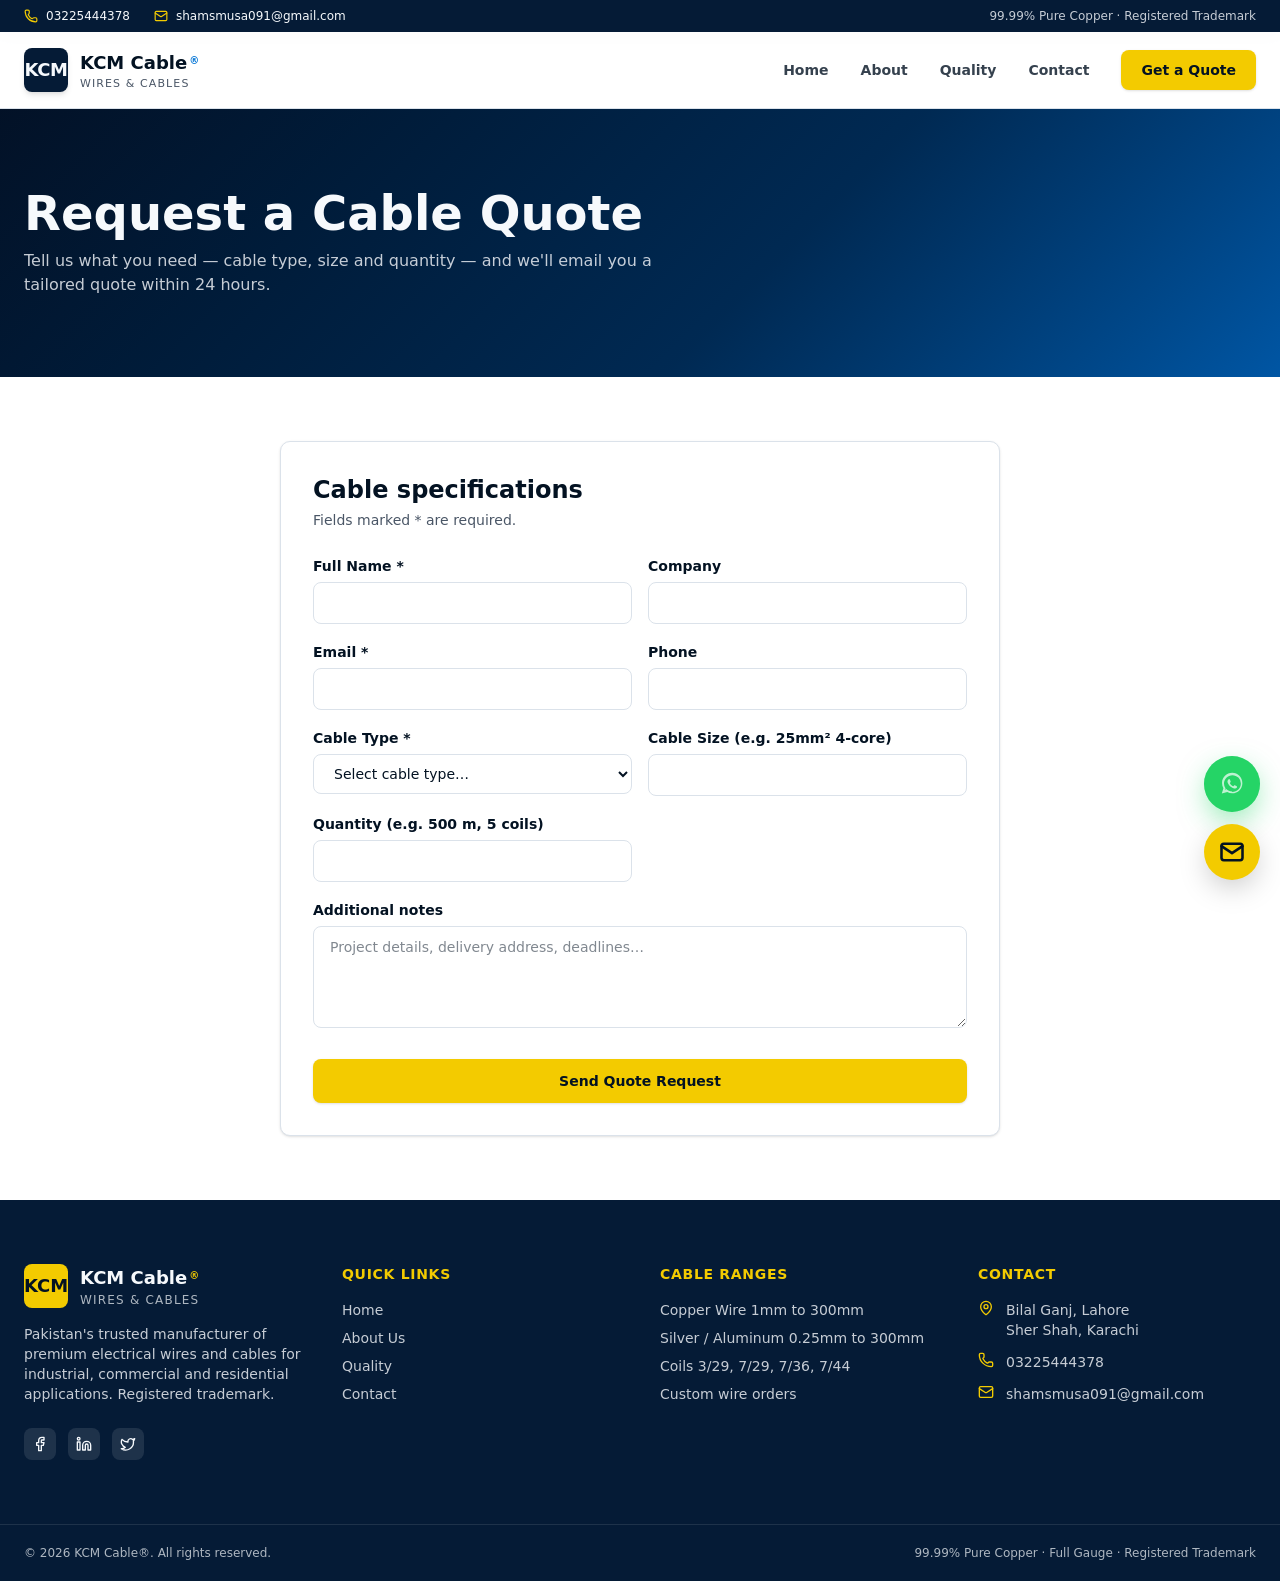
<file: KCM-Cables/quote.html>
<!DOCTYPE html>
<html lang="en" data-tsd-source="/src/routes/__root.tsx:65:5"><head data-tsd-source="/src/routes/__root.tsx:66:7"><meta charset="utf-8"><meta name="viewport" content="width=device-width, initial-scale=1"><title>Request a Cable Quote — KCM Cable® Pakistan</title><meta name="author" content="Lovable"><meta name="google-site-verification" content="dXcrU3qrMHnXOo8D0hvcqdh7m6MIV_Lym0tZk9ZbYNw"><meta property="og:title" content="Lovable App"><meta property="og:description" content="Lovable Generated Project"><meta property="og:type" content="website"><meta name="twitter:card" content="summary"><meta name="twitter:site" content="@Lovable"><meta name="description" content="Tell us the cable type and size you need — KCM Cable will email you a quote within 24 hours."><link rel="icon" type="image/png" href="assets/favicon.png"><link rel="stylesheet" href="styles.css"></head><body data-tsd-source="/src/routes/__root.tsx:69:7"><!--$--><div class="min-h-screen bg-background" data-tsd-source="/src/routes/quote.tsx:115:5"><header class="sticky top-0 z-50 w-full" data-tsd-source="/src/components/site-header.tsx:18:5"><div class="hidden bg-primary text-primary-foreground md:block" data-tsd-source="/src/components/site-header.tsx:20:7"><div class="mx-auto flex max-w-7xl items-center justify-between px-6 py-2 text-xs" data-tsd-source="/src/components/site-header.tsx:21:9"><div class="flex items-center gap-6" data-tsd-source="/src/components/site-header.tsx:22:11"><span class="flex items-center gap-2" data-tsd-source="/src/components/site-header.tsx:23:13"><svg xmlns="http://www.w3.org/2000/svg" width="24" height="24" viewBox="0 0 24 24" fill="none" stroke="currentColor" stroke-width="2" stroke-linecap="round" stroke-linejoin="round" class="lucide lucide-phone h-3.5 w-3.5 text-accent" aria-hidden="true" data-tsd-source="/src/components/site-header.tsx:24:15"><path d="M13.832 16.568a1 1 0 0 0 1.213-.303l.355-.465A2 2 0 0 1 17 15h3a2 2 0 0 1 2 2v3a2 2 0 0 1-2 2A18 18 0 0 1 2 4a2 2 0 0 1 2-2h3a2 2 0 0 1 2 2v3a2 2 0 0 1-.8 1.6l-.468.351a1 1 0 0 0-.292 1.233 14 14 0 0 0 6.392 6.384"></path></svg>03225444378</span><span class="flex items-center gap-2" data-tsd-source="/src/components/site-header.tsx:27:13"><svg xmlns="http://www.w3.org/2000/svg" width="24" height="24" viewBox="0 0 24 24" fill="none" stroke="currentColor" stroke-width="2" stroke-linecap="round" stroke-linejoin="round" class="lucide lucide-mail h-3.5 w-3.5 text-accent" aria-hidden="true" data-tsd-source="/src/components/site-header.tsx:28:15"><path d="m22 7-8.991 5.727a2 2 0 0 1-2.009 0L2 7"></path><rect x="2" y="4" width="20" height="16" rx="2"></rect></svg>shamsmusa091@gmail.com</span></div><span class="text-primary-foreground/80" data-tsd-source="/src/components/site-header.tsx:32:11">99.99% Pure Copper · Registered Trademark</span></div></div><div class="border-b border-border bg-background/95 backdrop-blur supports-[backdrop-filter]:bg-background/80" data-tsd-source="/src/components/site-header.tsx:39:7"><div class="mx-auto flex max-w-7xl items-center justify-between px-6 py-4" data-tsd-source="/src/components/site-header.tsx:40:9"><a data-tsd-source="/src/components/site-header.tsx:41:11" href="index.html" class="flex items-center gap-3"><div class="flex h-11 w-11 items-center justify-center rounded-md bg-primary text-primary-foreground shadow-md" data-tsd-source="/src/components/site-header.tsx:42:13"><span class="text-lg font-black tracking-tight" data-tsd-source="/src/components/site-header.tsx:43:15">KCM</span></div><div class="leading-tight" data-tsd-source="/src/components/site-header.tsx:45:13"><div class="text-lg font-bold text-foreground" data-tsd-source="/src/components/site-header.tsx:46:15">KCM Cable<sup class="ml-0.5 text-[10px] font-bold text-brand" data-tsd-source="/src/components/site-header.tsx:47:26">®</sup></div><div class="text-[11px] uppercase tracking-widest text-muted-foreground" data-tsd-source="/src/components/site-header.tsx:49:15">Wires &amp; Cables</div></div></a><nav class="hidden items-center gap-8 lg:flex" data-tsd-source="/src/components/site-header.tsx:55:11"><a data-tsd-source="/src/components/site-header.tsx:57:15" href="index.html" class="text-sm font-semibold text-foreground/80 transition-colors hover:text-brand">Home</a><a data-tsd-source="/src/components/site-header.tsx:57:15" href="about.html" class="text-sm font-semibold text-foreground/80 transition-colors hover:text-brand">About</a><a data-tsd-source="/src/components/site-header.tsx:57:15" href="quality.html" class="text-sm font-semibold text-foreground/80 transition-colors hover:text-brand">Quality</a><a data-tsd-source="/src/components/site-header.tsx:57:15" href="contact.html" class="text-sm font-semibold text-foreground/80 transition-colors hover:text-brand">Contact</a><a data-tsd-source="/src/components/site-header.tsx:67:13" class="rounded-md bg-accent px-5 py-2.5 text-sm font-bold text-accent-foreground shadow-sm transition-all hover:brightness-95 active" href="quote.html" data-status="active" aria-current="page">Get a Quote</a></nav><button type="button" aria-label="Toggle menu" class="rounded-md p-2 text-foreground lg:hidden" data-tsd-source="/src/components/site-header.tsx:75:11"><svg xmlns="http://www.w3.org/2000/svg" width="24" height="24" viewBox="0 0 24 24" fill="none" stroke="currentColor" stroke-width="2" stroke-linecap="round" stroke-linejoin="round" class="lucide lucide-menu h-6 w-6" aria-hidden="true" data-tsd-source="/src/components/site-header.tsx:81:49"><path d="M4 5h16"></path><path d="M4 12h16"></path><path d="M4 19h16"></path></svg></button></div></div></header><section class="text-primary-foreground" style="background:var(--gradient-hero)" data-tsd-source="/src/routes/quote.tsx:118:7"><div class="mx-auto max-w-7xl px-6 py-16 md:py-20" data-tsd-source="/src/routes/quote.tsx:119:9"><h1 class="text-4xl font-black md:text-5xl" data-tsd-source="/src/routes/quote.tsx:120:11">Request a Cable Quote</h1><p class="mt-3 max-w-2xl text-primary-foreground/80" data-tsd-source="/src/routes/quote.tsx:121:11">Tell us what you need — cable type, size and quantity — and we'll email you a tailored quote within 24 hours.</p></div></section><section class="mx-auto max-w-3xl px-6 py-16" data-tsd-source="/src/routes/quote.tsx:128:7"><form class="rounded-lg border border-border bg-card p-8 shadow-sm" data-tsd-source="/src/routes/quote.tsx:158:11"><h2 class="text-2xl font-bold text-foreground" data-tsd-source="/src/routes/quote.tsx:162:13">Cable specifications</h2><p class="mt-1 text-sm text-muted-foreground" data-tsd-source="/src/routes/quote.tsx:163:13">Fields marked * are required.</p><div class="mt-6 grid gap-4 md:grid-cols-2" data-tsd-source="/src/routes/quote.tsx:167:13"><div data-tsd-source="/src/routes/quote.tsx:265:5"><label class="text-sm font-semibold text-foreground" data-tsd-source="/src/routes/quote.tsx:266:7">Full Name *</label><input type="text" required="" class="mt-1 w-full rounded-md border border-input bg-background px-4 py-2.5 text-sm focus:border-brand focus:outline-none focus:ring-2 focus:ring-brand/20" data-tsd-source="/src/routes/quote.tsx:267:7" value=""></div><div data-tsd-source="/src/routes/quote.tsx:265:5"><label class="text-sm font-semibold text-foreground" data-tsd-source="/src/routes/quote.tsx:266:7">Company</label><input type="text" class="mt-1 w-full rounded-md border border-input bg-background px-4 py-2.5 text-sm focus:border-brand focus:outline-none focus:ring-2 focus:ring-brand/20" data-tsd-source="/src/routes/quote.tsx:267:7" value=""></div><div data-tsd-source="/src/routes/quote.tsx:265:5"><label class="text-sm font-semibold text-foreground" data-tsd-source="/src/routes/quote.tsx:266:7">Email *</label><input type="email" required="" class="mt-1 w-full rounded-md border border-input bg-background px-4 py-2.5 text-sm focus:border-brand focus:outline-none focus:ring-2 focus:ring-brand/20" data-tsd-source="/src/routes/quote.tsx:267:7" value=""></div><div data-tsd-source="/src/routes/quote.tsx:265:5"><label class="text-sm font-semibold text-foreground" data-tsd-source="/src/routes/quote.tsx:266:7">Phone</label><input type="tel" class="mt-1 w-full rounded-md border border-input bg-background px-4 py-2.5 text-sm focus:border-brand focus:outline-none focus:ring-2 focus:ring-brand/20" data-tsd-source="/src/routes/quote.tsx:267:7" value=""></div><div data-tsd-source="/src/routes/quote.tsx:190:15"><label class="text-sm font-semibold text-foreground" data-tsd-source="/src/routes/quote.tsx:191:17">Cable Type *</label><select required="" class="mt-1 w-full rounded-md border border-input bg-background px-4 py-2.5 text-sm focus:border-brand focus:outline-none focus:ring-2 focus:ring-brand/20" data-tsd-source="/src/routes/quote.tsx:192:17"><option value="" data-tsd-source="/src/routes/quote.tsx:198:19" selected="">Select cable type…</option><option value="Copper" data-tsd-source="/src/routes/quote.tsx:200:21">Copper</option><option value="Silver / Aluminum" data-tsd-source="/src/routes/quote.tsx:200:21">Silver / Aluminum</option><option value="Coil" data-tsd-source="/src/routes/quote.tsx:200:21">Coil</option><option value="Armoured Cable (SWA)" data-tsd-source="/src/routes/quote.tsx:200:21">Armoured Cable (SWA)</option><option value="Flexible Cable" data-tsd-source="/src/routes/quote.tsx:200:21">Flexible Cable</option><option value="Control Cable" data-tsd-source="/src/routes/quote.tsx:200:21">Control Cable</option><option value="Solar DC Cable" data-tsd-source="/src/routes/quote.tsx:200:21">Solar DC Cable</option><option value="Other (specify in message)" data-tsd-source="/src/routes/quote.tsx:200:21">Other (specify in message)</option></select></div><div data-tsd-source="/src/routes/quote.tsx:265:5"><label class="text-sm font-semibold text-foreground" data-tsd-source="/src/routes/quote.tsx:266:7">Cable Size (e.g. 25mm² 4-core)</label><input type="text" class="mt-1 w-full rounded-md border border-input bg-background px-4 py-2.5 text-sm focus:border-brand focus:outline-none focus:ring-2 focus:ring-brand/20" data-tsd-source="/src/routes/quote.tsx:267:7" value=""></div><div data-tsd-source="/src/routes/quote.tsx:265:5"><label class="text-sm font-semibold text-foreground" data-tsd-source="/src/routes/quote.tsx:266:7">Quantity (e.g. 500 m, 5 coils)</label><input type="text" class="mt-1 w-full rounded-md border border-input bg-background px-4 py-2.5 text-sm focus:border-brand focus:outline-none focus:ring-2 focus:ring-brand/20" data-tsd-source="/src/routes/quote.tsx:267:7" value=""></div></div><div class="mt-4" data-tsd-source="/src/routes/quote.tsx:218:13"><label class="text-sm font-semibold text-foreground" data-tsd-source="/src/routes/quote.tsx:219:15">Additional notes</label><textarea rows="4" placeholder="Project details, delivery address, deadlines…" class="mt-1 w-full rounded-md border border-input bg-background px-4 py-2.5 text-sm focus:border-brand focus:outline-none focus:ring-2 focus:ring-brand/20" data-tsd-source="/src/routes/quote.tsx:220:15"></textarea></div><button type="submit" class="mt-6 inline-flex w-full items-center justify-center gap-2 rounded-md bg-accent px-6 py-3 text-sm font-bold text-accent-foreground shadow-sm disabled:opacity-50" data-tsd-source="/src/routes/quote.tsx:235:13">Send Quote Request</button></form></section><footer class="bg-primary text-primary-foreground" data-tsd-source="/src/components/site-footer.tsx:8:5"><div class="mx-auto grid max-w-7xl gap-10 px-6 py-16 md:grid-cols-4" data-tsd-source="/src/components/site-footer.tsx:9:7"><div class="space-y-4" data-tsd-source="/src/components/site-footer.tsx:10:9"><div class="flex items-center gap-3" data-tsd-source="/src/components/site-footer.tsx:11:11"><div class="flex h-11 w-11 items-center justify-center rounded-md bg-accent text-accent-foreground" data-tsd-source="/src/components/site-footer.tsx:12:13"><span class="text-lg font-black" data-tsd-source="/src/components/site-footer.tsx:13:15">KCM</span></div><div data-tsd-source="/src/components/site-footer.tsx:15:13"><div class="text-lg font-bold" data-tsd-source="/src/components/site-footer.tsx:16:15">KCM Cable<sup class="ml-0.5 text-[10px] font-bold text-accent" data-tsd-source="/src/components/site-footer.tsx:17:26">®</sup></div><div class="text-xs uppercase tracking-widest text-primary-foreground/70" data-tsd-source="/src/components/site-footer.tsx:19:15">Wires &amp; Cables</div></div></div><p class="text-sm text-primary-foreground/80" data-tsd-source="/src/components/site-footer.tsx:24:11">Pakistan's trusted manufacturer of premium electrical wires and cables for industrial, commercial and residential applications. Registered trademark.</p><div class="flex gap-3 pt-2" data-tsd-source="/src/components/site-footer.tsx:28:11"><a href="#" aria-label="Facebook" class="rounded-md bg-white/10 p-2 hover:bg-accent hover:text-accent-foreground transition-colors" data-tsd-source="/src/components/site-footer.tsx:29:13"><svg xmlns="http://www.w3.org/2000/svg" width="24" height="24" viewBox="0 0 24 24" fill="none" stroke="currentColor" stroke-width="2" stroke-linecap="round" stroke-linejoin="round" class="lucide lucide-facebook h-4 w-4" aria-hidden="true" data-tsd-source="/src/components/site-footer.tsx:30:15"><path d="M18 2h-3a5 5 0 0 0-5 5v3H7v4h3v8h4v-8h3l1-4h-4V7a1 1 0 0 1 1-1h3z"></path></svg></a><a href="#" aria-label="LinkedIn" class="rounded-md bg-white/10 p-2 hover:bg-accent hover:text-accent-foreground transition-colors" data-tsd-source="/src/components/site-footer.tsx:32:13"><svg xmlns="http://www.w3.org/2000/svg" width="24" height="24" viewBox="0 0 24 24" fill="none" stroke="currentColor" stroke-width="2" stroke-linecap="round" stroke-linejoin="round" class="lucide lucide-linkedin h-4 w-4" aria-hidden="true" data-tsd-source="/src/components/site-footer.tsx:33:15"><path d="M16 8a6 6 0 0 1 6 6v7h-4v-7a2 2 0 0 0-2-2 2 2 0 0 0-2 2v7h-4v-7a6 6 0 0 1 6-6z"></path><rect width="4" height="12" x="2" y="9"></rect><circle cx="4" cy="4" r="2"></circle></svg></a><a href="#" aria-label="Twitter" class="rounded-md bg-white/10 p-2 hover:bg-accent hover:text-accent-foreground transition-colors" data-tsd-source="/src/components/site-footer.tsx:35:13"><svg xmlns="http://www.w3.org/2000/svg" width="24" height="24" viewBox="0 0 24 24" fill="none" stroke="currentColor" stroke-width="2" stroke-linecap="round" stroke-linejoin="round" class="lucide lucide-twitter h-4 w-4" aria-hidden="true" data-tsd-source="/src/components/site-footer.tsx:36:15"><path d="M22 4s-.7 2.1-2 3.4c1.6 10-9.4 17.3-18 11.6 2.2.1 4.4-.6 6-2C3 15.5.5 9.6 3 5c2.2 2.6 5.6 4.1 9 4-.9-4.2 4-6.6 7-3.8 1.1 0 3-1.2 3-1.2z"></path></svg></a></div></div><div data-tsd-source="/src/components/site-footer.tsx:41:9"><h3 class="mb-4 text-sm font-bold uppercase tracking-wider text-accent" data-tsd-source="/src/components/site-footer.tsx:42:11">Quick Links</h3><ul class="space-y-2 text-sm text-primary-foreground/80" data-tsd-source="/src/components/site-footer.tsx:45:11"><li data-tsd-source="/src/components/site-footer.tsx:46:13"><a data-tsd-source="/src/components/site-footer.tsx:46:17" href="index.html" class="hover:text-accent">Home</a></li><li data-tsd-source="/src/components/site-footer.tsx:47:13"><a data-tsd-source="/src/components/site-footer.tsx:47:17" href="about.html" class="hover:text-accent">About Us</a></li><li data-tsd-source="/src/components/site-footer.tsx:48:13"><a data-tsd-source="/src/components/site-footer.tsx:48:17" href="quality.html" class="hover:text-accent">Quality</a></li><li data-tsd-source="/src/components/site-footer.tsx:49:13"><a data-tsd-source="/src/components/site-footer.tsx:49:17" href="contact.html" class="hover:text-accent">Contact</a></li></ul></div><div data-tsd-source="/src/components/site-footer.tsx:53:9"><h3 class="mb-4 text-sm font-bold uppercase tracking-wider text-accent" data-tsd-source="/src/components/site-footer.tsx:54:11">Cable Ranges</h3><ul class="space-y-2 text-sm text-primary-foreground/80" data-tsd-source="/src/components/site-footer.tsx:57:11"><li data-tsd-source="/src/components/site-footer.tsx:58:13">Copper Wire 1mm to 300mm</li><li data-tsd-source="/src/components/site-footer.tsx:59:13">Silver / Aluminum 0.25mm to 300mm</li><li data-tsd-source="/src/components/site-footer.tsx:60:13">Coils 3/29, 7/29, 7/36, 7/44</li><li data-tsd-source="/src/components/site-footer.tsx:61:13">Custom wire orders</li></ul></div><div data-tsd-source="/src/components/site-footer.tsx:65:9"><h3 class="mb-4 text-sm font-bold uppercase tracking-wider text-accent" data-tsd-source="/src/components/site-footer.tsx:66:11">Contact</h3><ul class="space-y-3 text-sm text-primary-foreground/80" data-tsd-source="/src/components/site-footer.tsx:69:11"><li class="flex gap-3" data-tsd-source="/src/components/site-footer.tsx:70:13"><svg xmlns="http://www.w3.org/2000/svg" width="24" height="24" viewBox="0 0 24 24" fill="none" stroke="currentColor" stroke-width="2" stroke-linecap="round" stroke-linejoin="round" class="lucide lucide-map-pin h-4 w-4 shrink-0 text-accent" aria-hidden="true" data-tsd-source="/src/components/site-footer.tsx:71:15"><path d="M20 10c0 4.993-5.539 10.193-7.399 11.799a1 1 0 0 1-1.202 0C9.539 20.193 4 14.993 4 10a8 8 0 0 1 16 0"></path><circle cx="12" cy="10" r="3"></circle></svg><span data-tsd-source="/src/components/site-footer.tsx:72:15">Bilal Ganj, Lahore<br data-tsd-source="/src/components/site-footer.tsx:74:45">Sher Shah, Karachi</span></li><li class="flex gap-3" data-tsd-source="/src/components/site-footer.tsx:77:13"><svg xmlns="http://www.w3.org/2000/svg" width="24" height="24" viewBox="0 0 24 24" fill="none" stroke="currentColor" stroke-width="2" stroke-linecap="round" stroke-linejoin="round" class="lucide lucide-phone h-4 w-4 shrink-0 text-accent" aria-hidden="true" data-tsd-source="/src/components/site-footer.tsx:78:15"><path d="M13.832 16.568a1 1 0 0 0 1.213-.303l.355-.465A2 2 0 0 1 17 15h3a2 2 0 0 1 2 2v3a2 2 0 0 1-2 2A18 18 0 0 1 2 4a2 2 0 0 1 2-2h3a2 2 0 0 1 2 2v3a2 2 0 0 1-.8 1.6l-.468.351a1 1 0 0 0-.292 1.233 14 14 0 0 0 6.392 6.384"></path></svg>03225444378</li><li class="flex gap-3" data-tsd-source="/src/components/site-footer.tsx:81:13"><svg xmlns="http://www.w3.org/2000/svg" width="24" height="24" viewBox="0 0 24 24" fill="none" stroke="currentColor" stroke-width="2" stroke-linecap="round" stroke-linejoin="round" class="lucide lucide-mail h-4 w-4 shrink-0 text-accent" aria-hidden="true" data-tsd-source="/src/components/site-footer.tsx:82:15"><path d="m22 7-8.991 5.727a2 2 0 0 1-2.009 0L2 7"></path><rect x="2" y="4" width="20" height="16" rx="2"></rect></svg>shamsmusa091@gmail.com</li></ul></div></div><div class="border-t border-white/10" data-tsd-source="/src/components/site-footer.tsx:89:7"><div class="mx-auto flex max-w-7xl flex-col items-center justify-between gap-2 px-6 py-5 text-xs text-primary-foreground/70 md:flex-row" data-tsd-source="/src/components/site-footer.tsx:90:9"><span data-tsd-source="/src/components/site-footer.tsx:91:11">© <!-- -->2026<!-- --> <!-- -->KCM Cable®<!-- -->. All rights reserved.</span><span data-tsd-source="/src/components/site-footer.tsx:92:11">99.99% Pure Copper · Full Gauge · Registered Trademark</span></div></div></footer></div><!--/$--><div class="fixed bottom-5 right-5 z-50 flex flex-col gap-3" data-tsd-source="/src/components/whatsapp-button.tsx:14:5"><a href="https://wa.me/923225444378?text=Hello%20KCM%20Cable%2C%20I'd%20like%20to%20enquire%20about%20your%20wires." target="_blank" rel="noopener noreferrer" aria-label="Chat on WhatsApp" class="relative flex h-14 w-14 items-center justify-center rounded-full bg-[#25D366] text-white shadow-2xl transition-transform hover:scale-110" style="box-shadow:0 10px 30px -5px rgba(37,211,102,0.6)" data-tsd-source="/src/components/whatsapp-button.tsx:15:7"><svg viewBox="0 0 32 32" class="h-7 w-7" fill="currentColor" aria-hidden="true" data-tsd-source="/src/components/whatsapp-button.tsx:24:9"><path d="M19.11 17.205c-.372 0-1.088 1.39-1.518 1.39a.63.63 0 0 1-.315-.1c-.802-.402-1.504-.817-2.163-1.447-.545-.516-1.146-1.29-1.46-1.963a.426.426 0 0 1-.073-.215c0-.33.99-.945.99-1.49 0-.143-.73-2.09-.832-2.335-.143-.372-.214-.487-.6-.487-.187 0-.36-.043-.53-.043-.302 0-.53.115-.746.315-.688.645-1.032 1.318-1.06 2.264v.114c-.015.99.472 1.977 1.017 2.78 1.23 1.82 2.506 3.41 4.554 4.34.616.287 2.035.888 2.722.888.817 0 2.15-.515 2.478-1.318.13-.33.187-.66.13-1.046-.13-.5-2.078-1.46-2.593-1.46zM16.222 24.5c-2.65 0-5.07-1.073-6.815-2.823L7.5 23.027l1.18-1.85a9.617 9.617 0 0 1-1.84-5.673c0-5.31 4.32-9.626 9.62-9.626 2.586 0 5.013 1.005 6.838 2.832a9.567 9.567 0 0 1 2.84 6.815c-.005 5.31-4.32 9.605-9.916 9.605zm0-21.225c-6.408 0-11.62 5.21-11.62 11.617 0 2.05.54 4.06 1.564 5.83l-1.79 6.103 6.244-1.625a11.55 11.55 0 0 0 5.604 1.43c6.408 0 11.62-5.214 11.62-11.625S22.62 3.275 16.22 3.275z" data-tsd-source="/src/components/whatsapp-button.tsx:25:11"></path></svg><span class="absolute inline-flex h-full w-full animate-ping rounded-full bg-[#25D366] opacity-30" data-tsd-source="/src/components/whatsapp-button.tsx:27:9"></span></a><a href="mailto:shamsmusa091@gmail.com?subject=Enquiry%20%E2%80%94%20KCM%20Cable&amp;body=Hello%20KCM%20Cable%2C%20I'd%20like%20to%20enquire%20about%20your%20wires." aria-label="Email us" class="relative flex h-14 w-14 items-center justify-center rounded-full bg-accent text-accent-foreground shadow-2xl transition-transform hover:scale-110" style="box-shadow:0 10px 30px -5px rgba(0,0,0,0.25)" data-tsd-source="/src/components/whatsapp-button.tsx:29:7"><svg viewBox="0 0 24 24" class="h-7 w-7" fill="none" stroke="currentColor" stroke-width="2.2" stroke-linecap="round" stroke-linejoin="round" aria-hidden="true" data-tsd-source="/src/components/whatsapp-button.tsx:36:9"><rect x="3" y="5" width="18" height="14" rx="2" data-tsd-source="/src/components/whatsapp-button.tsx:37:11"></rect><path d="m3 7 9 6 9-6" data-tsd-source="/src/components/whatsapp-button.tsx:38:11"></path></svg></a></div><script>
document.addEventListener('submit', function(e){
  e.preventDefault();
  var f = e.target, d = new FormData(f), lines = [];
  var labels = f.querySelectorAll('label');
  Array.from(f.elements).forEach(function(el){
    if(!el.name && !el.id) { }
    if(el.tagName==='BUTTON') return;
    var lab = el.closest('div') ? el.closest('div').querySelector('label') : null;
    var name = lab ? lab.textContent.replace('*','').trim() : (el.name||el.id||'Field');
    if(el.value) lines.push(name + ': ' + el.value);
  });
  var msg = 'Quote Request - KCM Cable\n\n' + lines.join('\n');
  window.open('https://wa.me/923225444378?text=' + encodeURIComponent(msg), '_blank');
});
</script></body></html>
</file>
<file: styles.css>
@layer properties {
  @supports (((-webkit-hyphens: none)) and (not (margin-trim: inline))) or ((-moz-orient: inline) and (not (color: rgb(from red r g b)))) {
  *, ::before, ::after, ::backdrop { --tw-translate-x: 0; --tw-translate-y: 0; --tw-translate-z: 0; --tw-rotate-x: initial; --tw-rotate-y: initial; --tw-rotate-z: initial; --tw-skew-x: initial; --tw-skew-y: initial; --tw-space-y-reverse: 0; --tw-space-x-reverse: 0; --tw-border-style: solid; --tw-leading: initial; --tw-font-weight: initial; --tw-tracking: initial; --tw-ordinal: initial; --tw-slashed-zero: initial; --tw-numeric-figure: initial; --tw-numeric-spacing: initial; --tw-numeric-fraction: initial; --tw-shadow: 0 0 #0000; --tw-shadow-color: initial; --tw-shadow-alpha: 100%; --tw-inset-shadow: 0 0 #0000; --tw-inset-shadow-color: initial; --tw-inset-shadow-alpha: 100%; --tw-ring-color: initial; --tw-ring-shadow: 0 0 #0000; --tw-inset-ring-color: initial; --tw-inset-ring-shadow: 0 0 #0000; --tw-ring-inset: initial; --tw-ring-offset-width: 0px; --tw-ring-offset-color: #fff; --tw-ring-offset-shadow: 0 0 #0000; --tw-outline-style: solid; --tw-backdrop-blur: initial; --tw-backdrop-brightness: initial; --tw-backdrop-contrast: initial; --tw-backdrop-grayscale: initial; --tw-backdrop-hue-rotate: initial; --tw-backdrop-invert: initial; --tw-backdrop-opacity: initial; --tw-backdrop-saturate: initial; --tw-backdrop-sepia: initial; --tw-duration: initial; --tw-ease: initial; --tw-scale-x: 1; --tw-scale-y: 1; --tw-scale-z: 1; --tw-content: ""; --tw-blur: initial; --tw-brightness: initial; --tw-contrast: initial; --tw-grayscale: initial; --tw-hue-rotate: initial; --tw-invert: initial; --tw-opacity: initial; --tw-saturate: initial; --tw-sepia: initial; --tw-drop-shadow: initial; --tw-drop-shadow-color: initial; --tw-drop-shadow-alpha: 100%; --tw-drop-shadow-size: initial; --tw-animation-delay: 0s; --tw-animation-direction: normal; --tw-animation-duration: initial; --tw-animation-fill-mode: none; --tw-animation-iteration-count: 1; --tw-enter-blur: 0; --tw-enter-opacity: 1; --tw-enter-rotate: 0; --tw-enter-scale: 1; --tw-enter-translate-x: 0; --tw-enter-translate-y: 0; --tw-exit-blur: 0; --tw-exit-opacity: 1; --tw-exit-rotate: 0; --tw-exit-scale: 1; --tw-exit-translate-x: 0; --tw-exit-translate-y: 0; }
}
}
@layer theme {
  :root, :host { --font-sans: ui-sans-serif, system-ui, sans-serif, "Apple Color Emoji",
      "Segoe UI Emoji", "Segoe UI Symbol", "Noto Color Emoji"; --font-mono: ui-monospace, SFMono-Regular, Menlo, Monaco, Consolas, "Liberation Mono",
      "Courier New", monospace; --color-black: #000; --color-white: #fff; --spacing: .25rem; --container-sm: 24rem; --container-md: 28rem; --container-lg: 32rem; --container-2xl: 42rem; --container-3xl: 48rem; --container-4xl: 56rem; --container-6xl: 72rem; --container-7xl: 80rem; --text-xs: .75rem; --text-xs--line-height: calc(1 / .75); --text-sm: .875rem; --text-sm--line-height: calc(1.25 / .875); --text-base: 1rem; --text-base--line-height: calc(1.5 / 1); --text-lg: 1.125rem; --text-lg--line-height: calc(1.75 / 1.125); --text-xl: 1.25rem; --text-xl--line-height: calc(1.75 / 1.25); --text-2xl: 1.5rem; --text-2xl--line-height: calc(2 / 1.5); --text-3xl: 1.875rem; --text-3xl--line-height: calc(2.25 / 1.875); --text-4xl: 2.25rem; --text-4xl--line-height: calc(2.5 / 2.25); --text-5xl: 3rem; --text-5xl--line-height: 1; --text-6xl: 3.75rem; --text-6xl--line-height: 1; --text-7xl: 4.5rem; --text-7xl--line-height: 1; --font-weight-normal: 400; --font-weight-medium: 500; --font-weight-semibold: 600; --font-weight-bold: 700; --font-weight-black: 900; --tracking-tight: -.025em; --tracking-wider: .05em; --tracking-widest: .1em; --leading-tight: 1.25; --leading-snug: 1.375; --leading-relaxed: 1.625; --ease-in-out: cubic-bezier(.4, 0, .2, 1); --animate-spin: spin 1s linear infinite; --animate-ping: ping 1s cubic-bezier(0, 0, .2, 1) infinite; --animate-pulse: pulse 2s cubic-bezier(.4, 0, .6, 1) infinite; --aspect-video: 16 / 9; --default-transition-duration: .15s; --default-transition-timing-function: cubic-bezier(.4, 0, .2, 1); --default-font-family: var(--font-sans); --default-mono-font-family: var(--font-mono); --color-background: var(--background); --color-foreground: var(--foreground); --color-border: var(--border); }
}
@layer base {
  *, ::after, ::before, ::backdrop { box-sizing: border-box; border: 0px solid; margin: 0px; padding: 0px; }
  ::file-selector-button { box-sizing: border-box; border: 0px solid; margin: 0px; padding: 0px; }
  html, :host { text-size-adjust: 100%; tab-size: 4; line-height: 1.5; font-family: var(--default-font-family, ui-sans-serif, system-ui, sans-serif, "Apple Color Emoji", "Segoe UI Emoji", "Segoe UI Symbol", "Noto Color Emoji"); font-feature-settings: var(--default-font-feature-settings, normal); font-variation-settings: var(--default-font-variation-settings, normal); -webkit-tap-highlight-color: transparent; }
  hr { height: 0px; color: inherit; border-top-width: 1px; }
  abbr:where([title]) { text-decoration: underline dotted; }
  h1, h2, h3, h4, h5, h6 { font-size: inherit; font-weight: inherit; }
  a { color: inherit; text-decoration: inherit; }
  b, strong { font-weight: bolder; }
  code, kbd, samp, pre { font-family: var(--default-mono-font-family, ui-monospace, SFMono-Regular, Menlo, Monaco, Consolas, "Liberation Mono", "Courier New", monospace); font-feature-settings: var(--default-mono-font-feature-settings, normal); font-variation-settings: var(--default-mono-font-variation-settings, normal); font-size: 1em; }
  small { font-size: 80%; }
  sub, sup { vertical-align: baseline; font-size: 75%; line-height: 0; position: relative; }
  sub { bottom: -0.25em; }
  sup { top: -0.5em; }
  table { text-indent: 0px; border-color: inherit; border-collapse: collapse; }
  progress { vertical-align: baseline; }
  summary { display: list-item; }
  ol, ul, menu { list-style: none; }
  img, svg, video, canvas, audio, iframe, embed, object { vertical-align: middle; display: block; }
  img, video { max-width: 100%; height: auto; }
  button, input, select, optgroup, textarea { font: inherit; letter-spacing: inherit; color: inherit; opacity: 1; background-color: rgba(0, 0, 0, 0); border-radius: 0px; }
  ::file-selector-button { font: inherit; letter-spacing: inherit; color: inherit; opacity: 1; background-color: rgba(0, 0, 0, 0); border-radius: 0px; }
  :where(select:is([multiple], [size])) optgroup { font-weight: bolder; }
  :where(select:is([multiple], [size])) optgroup option { padding-inline-start: 20px; }
  ::file-selector-button { margin-inline-end: 4px; }
  ::placeholder { opacity: 1; }
  @supports (not ((-webkit-appearance: -apple-pay-button))) or (contain-intrinsic-size: 1px) {
  ::placeholder { color: currentcolor; }
  @supports (color: color-mix(in lab, red, red)) {
  ::placeholder { color: color-mix(in oklab, currentcolor, transparent); }
}
}
  textarea { resize: vertical; }
  ::-webkit-search-decoration { appearance: none; }
  ::-webkit-date-and-time-value { min-height: 1lh; text-align: inherit; }
  ::-webkit-datetime-edit { display: inline-flex; }
  ::-webkit-datetime-edit-fields-wrapper { padding: 0px; }
  ::-webkit-datetime-edit { padding-block: 0px; }
  ::-webkit-datetime-edit-year-field { padding-block: 0px; }
  ::-webkit-datetime-edit-month-field { padding-block: 0px; }
  ::-webkit-datetime-edit-day-field { padding-block: 0px; }
  ::-webkit-datetime-edit-hour-field { padding-block: 0px; }
  ::-webkit-datetime-edit-minute-field { padding-block: 0px; }
  ::-webkit-datetime-edit-second-field { padding-block: 0px; }
  ::-webkit-datetime-edit-millisecond-field { padding-block: 0px; }
  ::-webkit-datetime-edit-meridiem-field { padding-block: 0px; }
  ::-webkit-calendar-picker-indicator { line-height: 1; }
  button, input:where([type="button"], [type="reset"], [type="submit"]) { appearance: button; }
  ::file-selector-button { appearance: button; }
  ::-webkit-inner-spin-button { height: auto; }
  ::-webkit-outer-spin-button { height: auto; }
  [hidden]:where(:not([hidden="until-found"])) { display: none !important; }
  * { border-color: var(--color-border); }
  body { background-color: var(--color-background); color: var(--color-foreground); }
}
@layer components {
  .company-mark { background-color: var(--secondary); color: var(--primary); border: 1px solid var(--border); }
  .company-mark-red { color: var(--destructive); }
  .company-mark-green { color: lab(37.8389 -39.4741 34.4122); }
  .company-mark-blue { color: var(--brand); }
  .company-mark-gold { color: lab(47.6066 18.531 68.0115); }
}
@layer utilities {
  .pointer-events-none { pointer-events: none; }
  .invisible { visibility: hidden; }
  .sr-only { clip-path: inset(50%); white-space: nowrap; border-width: 0px; width: 1px; height: 1px; margin: -1px; padding: 0px; position: absolute; overflow: hidden; }
  .absolute { position: absolute; }
  .fixed { position: fixed; }
  .relative { position: relative; }
  .sticky { position: sticky; }
  .inset-0 { inset: calc(var(--spacing) * 0); }
  .inset-x-0 { inset-inline: calc(var(--spacing) * 0); }
  .inset-y-0 { inset-block: calc(var(--spacing) * 0); }
  .start { inset-inline-start: var(--spacing); }
  .-top-12 { top: calc(var(--spacing) * -12); }
  .top-0 { top: calc(var(--spacing) * 0); }
  .top-1\.5 { top: calc(var(--spacing) * 1.5); }
  .top-1\/2 { top: 50%; }
  .top-3\.5 { top: calc(var(--spacing) * 3.5); }
  .top-4 { top: calc(var(--spacing) * 4); }
  .top-\[1px\] { top: 1px; }
  .top-\[50\%\] { top: 50%; }
  .top-\[60\%\] { top: 60%; }
  .top-full { top: 100%; }
  .-right-12 { right: calc(var(--spacing) * -12); }
  .right-0 { right: calc(var(--spacing) * 0); }
  .right-1 { right: calc(var(--spacing) * 1); }
  .right-2 { right: calc(var(--spacing) * 2); }
  .right-3 { right: calc(var(--spacing) * 3); }
  .right-4 { right: calc(var(--spacing) * 4); }
  .right-5 { right: calc(var(--spacing) * 5); }
  .-bottom-6 { bottom: calc(var(--spacing) * -6); }
  .-bottom-12 { bottom: calc(var(--spacing) * -12); }
  .bottom-0 { bottom: calc(var(--spacing) * 0); }
  .bottom-5 { bottom: calc(var(--spacing) * 5); }
  .-left-6 { left: calc(var(--spacing) * -6); }
  .-left-12 { left: calc(var(--spacing) * -12); }
  .left-0 { left: calc(var(--spacing) * 0); }
  .left-1\/2 { left: 50%; }
  .left-2 { left: calc(var(--spacing) * 2); }
  .left-\[50\%\] { left: 50%; }
  .z-10 { z-index: 10; }
  .z-20 { z-index: 20; }
  .z-50 { z-index: 50; }
  .z-\[1\] { z-index: 1; }
  .-mx-1 { margin-inline: calc(var(--spacing) * -1); }
  .mx-2 { margin-inline: calc(var(--spacing) * 2); }
  .mx-3\.5 { margin-inline: calc(var(--spacing) * 3.5); }
  .mx-auto { margin-inline: auto; }
  .my-0\.5 { margin-block: calc(var(--spacing) * .5); }
  .my-1 { margin-block: calc(var(--spacing) * 1); }
  .-mt-4 { margin-top: calc(var(--spacing) * -4); }
  .mt-0\.5 { margin-top: calc(var(--spacing) * .5); }
  .mt-1 { margin-top: calc(var(--spacing) * 1); }
  .mt-1\.5 { margin-top: calc(var(--spacing) * 1.5); }
  .mt-2 { margin-top: calc(var(--spacing) * 2); }
  .mt-3 { margin-top: calc(var(--spacing) * 3); }
  .mt-4 { margin-top: calc(var(--spacing) * 4); }
  .mt-5 { margin-top: calc(var(--spacing) * 5); }
  .mt-6 { margin-top: calc(var(--spacing) * 6); }
  .mt-8 { margin-top: calc(var(--spacing) * 8); }
  .mt-10 { margin-top: calc(var(--spacing) * 10); }
  .mt-12 { margin-top: calc(var(--spacing) * 12); }
  .mt-16 { margin-top: calc(var(--spacing) * 16); }
  .mt-24 { margin-top: calc(var(--spacing) * 24); }
  .mt-auto { margin-top: auto; }
  .mr-2 { margin-right: calc(var(--spacing) * 2); }
  .mb-1 { margin-bottom: calc(var(--spacing) * 1); }
  .mb-3 { margin-bottom: calc(var(--spacing) * 3); }
  .mb-4 { margin-bottom: calc(var(--spacing) * 4); }
  .mb-6 { margin-bottom: calc(var(--spacing) * 6); }
  .mb-8 { margin-bottom: calc(var(--spacing) * 8); }
  .-ml-4 { margin-left: calc(var(--spacing) * -4); }
  .ml-1 { margin-left: calc(var(--spacing) * 1); }
  .ml-3 { margin-left: calc(var(--spacing) * 3); }
  .ml-auto { margin-left: auto; }
  .block { display: block; }
  .flex { display: flex; }
  .grid { display: grid; }
  .hidden { display: none; }
  .inline-block { display: inline-block; }
  .inline-flex { display: inline-flex; }
  .table { display: table; }
  .aspect-\[4\/3\] { aspect-ratio: 4 / 3; }
  .aspect-square { aspect-ratio: 1 / 1; }
  .aspect-video { aspect-ratio: var(--aspect-video); }
  .size-\(--cell-size\) { width: var(--cell-size); height: var(--cell-size); }
  .size-4 { width: calc(var(--spacing) * 4); height: calc(var(--spacing) * 4); }
  .h-\(--cell-size\) { height: var(--cell-size); }
  .h-1\.5 { height: calc(var(--spacing) * 1.5); }
  .h-2 { height: calc(var(--spacing) * 2); }
  .h-2\.5 { height: calc(var(--spacing) * 2.5); }
  .h-3 { height: calc(var(--spacing) * 3); }
  .h-3\.5 { height: calc(var(--spacing) * 3.5); }
  .h-4 { height: calc(var(--spacing) * 4); }
  .h-5 { height: calc(var(--spacing) * 5); }
  .h-6 { height: calc(var(--spacing) * 6); }
  .h-7 { height: calc(var(--spacing) * 7); }
  .h-8 { height: calc(var(--spacing) * 8); }
  .h-9 { height: calc(var(--spacing) * 9); }
  .h-10 { height: calc(var(--spacing) * 10); }
  .h-12 { height: calc(var(--spacing) * 12); }
  .h-14 { height: calc(var(--spacing) * 14); }
  .h-16 { height: calc(var(--spacing) * 16); }
  .h-20 { height: calc(var(--spacing) * 20); }
  .h-24 { height: calc(var(--spacing) * 24); }
  .h-28 { height: calc(var(--spacing) * 28); }
  .h-\[1px\] { height: 1px; }
  .h-\[var\(--radix-navigation-menu-viewport-height\)\] { height: var(--radix-navigation-menu-viewport-height); }
  .h-\[var\(--radix-select-trigger-height\)\] { height: var(--radix-select-trigger-height); }
  .h-auto { height: auto; }
  .h-full { height: 100%; }
  .h-px { height: 1px; }
  .h-svh { height: 100svh; }
  .max-h-\(--radix-context-menu-content-available-height\) { max-height: var(--radix-context-menu-content-available-height); }
  .max-h-\(--radix-select-content-available-height\) { max-height: var(--radix-select-content-available-height); }
  .max-h-40 { max-height: calc(var(--spacing) * 40); }
  .max-h-\[300px\] { max-height: 300px; }
  .max-h-\[var\(--radix-dropdown-menu-content-available-height\)\] { max-height: var(--radix-dropdown-menu-content-available-height); }
  .min-h-0 { min-height: calc(var(--spacing) * 0); }
  .min-h-36 { min-height: calc(var(--spacing) * 36); }
  .min-h-52 { min-height: calc(var(--spacing) * 52); }
  .min-h-\[60px\] { min-height: 60px; }
  .min-h-screen { min-height: 100vh; }
  .min-h-svh { min-height: 100svh; }
  .w-\(--cell-size\) { width: var(--cell-size); }
  .w-\(--sidebar-width\) { width: var(--sidebar-width); }
  .w-0 { width: calc(var(--spacing) * 0); }
  .w-1 { width: calc(var(--spacing) * 1); }
  .w-2 { width: calc(var(--spacing) * 2); }
  .w-2\.5 { width: calc(var(--spacing) * 2.5); }
  .w-3 { width: calc(var(--spacing) * 3); }
  .w-3\.5 { width: calc(var(--spacing) * 3.5); }
  .w-3\/4 { width: 75%; }
  .w-4 { width: calc(var(--spacing) * 4); }
  .w-5 { width: calc(var(--spacing) * 5); }
  .w-6 { width: calc(var(--spacing) * 6); }
  .w-7 { width: calc(var(--spacing) * 7); }
  .w-8 { width: calc(var(--spacing) * 8); }
  .w-9 { width: calc(var(--spacing) * 9); }
  .w-10 { width: calc(var(--spacing) * 10); }
  .w-12 { width: calc(var(--spacing) * 12); }
  .w-14 { width: calc(var(--spacing) * 14); }
  .w-16 { width: calc(var(--spacing) * 16); }
  .w-28 { width: calc(var(--spacing) * 28); }
  .w-44 { width: calc(var(--spacing) * 44); }
  .w-64 { width: calc(var(--spacing) * 64); }
  .w-72 { width: calc(var(--spacing) * 72); }
  .w-\[1px\] { width: 1px; }
  .w-\[100px\] { width: 100px; }
  .w-auto { width: auto; }
  .w-fit { width: fit-content; }
  .w-full { width: 100%; }
  .w-max { width: max-content; }
  .w-px { width: 1px; }
  .max-w-\(--skeleton-width\) { max-width: var(--skeleton-width); }
  .max-w-2xl { max-width: var(--container-2xl); }
  .max-w-3xl { max-width: var(--container-3xl); }
  .max-w-4xl { max-width: var(--container-4xl); }
  .max-w-6xl { max-width: var(--container-6xl); }
  .max-w-7xl { max-width: var(--container-7xl); }
  .max-w-lg { max-width: var(--container-lg); }
  .max-w-max { max-width: max-content; }
  .max-w-md { max-width: var(--container-md); }
  .min-w-\(--cell-size\) { min-width: var(--cell-size); }
  .min-w-0 { min-width: calc(var(--spacing) * 0); }
  .min-w-5 { min-width: calc(var(--spacing) * 5); }
  .min-w-8 { min-width: calc(var(--spacing) * 8); }
  .min-w-9 { min-width: calc(var(--spacing) * 9); }
  .min-w-10 { min-width: calc(var(--spacing) * 10); }
  .min-w-\[8rem\] { min-width: 8rem; }
  .min-w-\[12rem\] { min-width: 12rem; }
  .min-w-\[var\(--radix-select-trigger-width\)\] { min-width: var(--radix-select-trigger-width); }
  .flex-1 { flex: 1 1 0%; }
  .shrink-0 { flex-shrink: 0; }
  .grow { flex-grow: 1; }
  .grow-0 { flex-grow: 0; }
  .basis-full { flex-basis: 100%; }
  .caption-bottom { caption-side: bottom; }
  .border-collapse { border-collapse: collapse; }
  .origin-\(--radix-context-menu-content-transform-origin\) { transform-origin: var(--radix-context-menu-content-transform-origin); }
  .origin-\(--radix-dropdown-menu-content-transform-origin\) { transform-origin: var(--radix-dropdown-menu-content-transform-origin); }
  .origin-\(--radix-hover-card-content-transform-origin\) { transform-origin: var(--radix-hover-card-content-transform-origin); }
  .origin-\(--radix-menubar-content-transform-origin\) { transform-origin: var(--radix-menubar-content-transform-origin); }
  .origin-\(--radix-popover-content-transform-origin\) { transform-origin: var(--radix-popover-content-transform-origin); }
  .origin-\(--radix-select-content-transform-origin\) { transform-origin: var(--radix-select-content-transform-origin); }
  .origin-\(--radix-tooltip-content-transform-origin\) { transform-origin: var(--radix-tooltip-content-transform-origin); }
  .-translate-x-1\/2 { --tw-translate-x: calc(calc(1 / 2 * 100%) * -1); translate: var(--tw-translate-x) var(--tw-translate-y); }
  .-translate-x-px { --tw-translate-x: -1px; translate: var(--tw-translate-x) var(--tw-translate-y); }
  .translate-x-\[-50\%\] { --tw-translate-x: -50%; translate: var(--tw-translate-x) var(--tw-translate-y); }
  .translate-x-px { --tw-translate-x: 1px; translate: var(--tw-translate-x) var(--tw-translate-y); }
  .-translate-y-1\/2 { --tw-translate-y: calc(calc(1 / 2 * 100%) * -1); translate: var(--tw-translate-x) var(--tw-translate-y); }
  .translate-y-\[-50\%\] { --tw-translate-y: -50%; translate: var(--tw-translate-x) var(--tw-translate-y); }
  .rotate-45 { rotate: 45deg; }
  .rotate-90 { rotate: 90deg; }
  .transform { transform: var(--tw-rotate-x, ) var(--tw-rotate-y, ) var(--tw-rotate-z, ) var(--tw-skew-x, ) var(--tw-skew-y, ); }
  .animate-caret-blink { animation: 1.25s ease-out 0s infinite normal none running caret-blink; }
  .animate-in { animation: enter var(--tw-animation-duration, var(--tw-duration, .15s))var(--tw-ease, ease)var(--tw-animation-delay, 0s)var(--tw-animation-iteration-count, 1)var(--tw-animation-direction, normal)var(--tw-animation-fill-mode, none); }
  .animate-ping { animation: var(--animate-ping); }
  .animate-pulse { animation: var(--animate-pulse); }
  .animate-spin { animation: var(--animate-spin); }
  .cursor-default { cursor: default; }
  .cursor-not-allowed { cursor: not-allowed; }
  .cursor-pointer { cursor: pointer; }
  .touch-none { touch-action: none; }
  .list-none { list-style-type: none; }
  .grid-cols-2 { grid-template-columns: repeat(2, minmax(0px, 1fr)); }
  .grid-cols-3 { grid-template-columns: repeat(3, minmax(0px, 1fr)); }
  .flex-col { flex-direction: column; }
  .flex-col-reverse { flex-direction: column-reverse; }
  .flex-row { flex-direction: row; }
  .flex-wrap { flex-wrap: wrap; }
  .place-content-center { place-content: center; }
  .items-baseline { align-items: baseline; }
  .items-center { align-items: center; }
  .items-end { align-items: flex-end; }
  .items-start { align-items: flex-start; }
  .items-stretch { align-items: stretch; }
  .justify-between { justify-content: space-between; }
  .justify-center { justify-content: center; }
  .gap-1 { gap: calc(var(--spacing) * 1); }
  .gap-1\.5 { gap: calc(var(--spacing) * 1.5); }
  .gap-2 { gap: calc(var(--spacing) * 2); }
  .gap-3 { gap: calc(var(--spacing) * 3); }
  .gap-4 { gap: calc(var(--spacing) * 4); }
  .gap-6 { gap: calc(var(--spacing) * 6); }
  .gap-8 { gap: calc(var(--spacing) * 8); }
  .gap-10 { gap: calc(var(--spacing) * 10); }
  .gap-12 { gap: calc(var(--spacing) * 12); }
  :where(.space-y-1\.5 > :not(:last-child)) { --tw-space-y-reverse: 0; margin-block-start: calc(calc(var(--spacing) * 1.5) * var(--tw-space-y-reverse)); margin-block-end: calc(calc(var(--spacing) * 1.5) * calc(1 - var(--tw-space-y-reverse))); }
  :where(.space-y-2 > :not(:last-child)) { --tw-space-y-reverse: 0; margin-block-start: calc(calc(var(--spacing) * 2) * var(--tw-space-y-reverse)); margin-block-end: calc(calc(var(--spacing) * 2) * calc(1 - var(--tw-space-y-reverse))); }
  :where(.space-y-3 > :not(:last-child)) { --tw-space-y-reverse: 0; margin-block-start: calc(calc(var(--spacing) * 3) * var(--tw-space-y-reverse)); margin-block-end: calc(calc(var(--spacing) * 3) * calc(1 - var(--tw-space-y-reverse))); }
  :where(.space-y-4 > :not(:last-child)) { --tw-space-y-reverse: 0; margin-block-start: calc(calc(var(--spacing) * 4) * var(--tw-space-y-reverse)); margin-block-end: calc(calc(var(--spacing) * 4) * calc(1 - var(--tw-space-y-reverse))); }
  :where(.space-y-6 > :not(:last-child)) { --tw-space-y-reverse: 0; margin-block-start: calc(calc(var(--spacing) * 6) * var(--tw-space-y-reverse)); margin-block-end: calc(calc(var(--spacing) * 6) * calc(1 - var(--tw-space-y-reverse))); }
  :where(.space-y-10 > :not(:last-child)) { --tw-space-y-reverse: 0; margin-block-start: calc(calc(var(--spacing) * 10) * var(--tw-space-y-reverse)); margin-block-end: calc(calc(var(--spacing) * 10) * calc(1 - var(--tw-space-y-reverse))); }
  :where(.space-x-1 > :not(:last-child)) { --tw-space-x-reverse: 0; margin-inline-start: calc(calc(var(--spacing) * 1) * var(--tw-space-x-reverse)); margin-inline-end: calc(calc(var(--spacing) * 1) * calc(1 - var(--tw-space-x-reverse))); }
  .overflow-auto { overflow: auto; }
  .overflow-hidden { overflow: hidden; }
  .overflow-x-hidden { overflow-x: hidden; }
  .overflow-y-auto { overflow-y: auto; }
  .rounded-\[2px\] { border-radius: 2px; }
  .rounded-\[inherit\] { border-radius: inherit; }
  .rounded-full { border-radius: 3.40282e+38px; }
  .rounded-lg { border-radius: var(--radius); }
  .rounded-md { border-radius: calc(var(--radius) - 2px); }
  .rounded-none { border-radius: 0px; }
  .rounded-sm { border-radius: calc(var(--radius) - 4px); }
  .rounded-xl { border-radius: calc(var(--radius) + 4px); }
  .rounded-t-\[10px\] { border-top-left-radius: 10px; border-top-right-radius: 10px; }
  .rounded-l-md { border-top-left-radius: calc(var(--radius) - 2px); border-bottom-left-radius: calc(var(--radius) - 2px); }
  .rounded-tl-sm { border-top-left-radius: calc(var(--radius) - 4px); }
  .rounded-r-md { border-top-right-radius: calc(var(--radius) - 2px); border-bottom-right-radius: calc(var(--radius) - 2px); }
  .border { border-style: var(--tw-border-style); border-width: 1px; }
  .border-2 { border-style: var(--tw-border-style); border-width: 2px; }
  .border-\[1\.5px\] { border-style: var(--tw-border-style); border-width: 1.5px; }
  .border-y { border-block-style: var(--tw-border-style); border-block-width: 1px; }
  .border-t { border-top-style: var(--tw-border-style); border-top-width: 1px; }
  .border-r { border-right-style: var(--tw-border-style); border-right-width: 1px; }
  .border-b { border-bottom-style: var(--tw-border-style); border-bottom-width: 1px; }
  .border-l { border-left-style: var(--tw-border-style); border-left-width: 1px; }
  .border-dashed { --tw-border-style: dashed; border-style: dashed; }
  .border-\(--color-border\) { border-color: var(--color-border); }
  .border-accent\/40 { border-color: var(--accent); }
  @supports (color: color-mix(in lab, red, red)) {
  .border-accent\/40 { border-color: color-mix(in oklab, var(--accent) 40%, transparent); }
}
  .border-border { border-color: var(--border); }
  .border-border\/50 { border-color: var(--border); }
  @supports (color: color-mix(in lab, red, red)) {
  .border-border\/50 { border-color: color-mix(in oklab, var(--border) 50%, transparent); }
}
  .border-brand { border-color: var(--brand); }
  .border-brand\/20 { border-color: var(--brand); }
  @supports (color: color-mix(in lab, red, red)) {
  .border-brand\/20 { border-color: color-mix(in oklab, var(--brand) 20%, transparent); }
}
  .border-destructive\/30 { border-color: var(--destructive); }
  @supports (color: color-mix(in lab, red, red)) {
  .border-destructive\/30 { border-color: color-mix(in oklab, var(--destructive) 30%, transparent); }
}
  .border-destructive\/50 { border-color: var(--destructive); }
  @supports (color: color-mix(in lab, red, red)) {
  .border-destructive\/50 { border-color: color-mix(in oklab, var(--destructive) 50%, transparent); }
}
  .border-input { border-color: var(--input); }
  .border-primary { border-color: var(--primary); }
  .border-primary-foreground\/30 { border-color: var(--primary-foreground); }
  @supports (color: color-mix(in lab, red, red)) {
  .border-primary-foreground\/30 { border-color: color-mix(in oklab, var(--primary-foreground) 30%, transparent); }
}
  .border-primary\/50 { border-color: var(--primary); }
  @supports (color: color-mix(in lab, red, red)) {
  .border-primary\/50 { border-color: color-mix(in oklab, var(--primary) 50%, transparent); }
}
  .border-sidebar-border { border-color: var(--sidebar-border); }
  .border-transparent { border-color: rgba(0, 0, 0, 0); }
  .border-white\/10 { border-color: rgba(255, 255, 255, 0.1); }
  @supports (color: color-mix(in lab, red, red)) {
  .border-white\/10 { border-color: color-mix(in oklab, var(--color-white) 10%, transparent); }
}
  .border-white\/15 { border-color: rgba(255, 255, 255, 0.15); }
  @supports (color: color-mix(in lab, red, red)) {
  .border-white\/15 { border-color: color-mix(in oklab, var(--color-white) 15%, transparent); }
}
  .border-t-transparent { border-top-color: rgba(0, 0, 0, 0); }
  .border-l-transparent { border-left-color: rgba(0, 0, 0, 0); }
  .bg-\(--color-bg\) { background-color: var(--color-bg); }
  .bg-\[\#25D366\] { background-color: rgb(37, 211, 102); }
  .bg-accent { background-color: var(--accent); }
  .bg-accent\/10 { background-color: var(--accent); }
  @supports (color: color-mix(in lab, red, red)) {
  .bg-accent\/10 { background-color: color-mix(in oklab, var(--accent) 10%, transparent); }
}
  .bg-background { background-color: var(--background); }
  .bg-background\/95 { background-color: var(--background); }
  @supports (color: color-mix(in lab, red, red)) {
  .bg-background\/95 { background-color: color-mix(in oklab, var(--background) 95%, transparent); }
}
  .bg-black\/80 { background-color: rgba(0, 0, 0, 0.8); }
  @supports (color: color-mix(in lab, red, red)) {
  .bg-black\/80 { background-color: color-mix(in oklab, var(--color-black) 80%, transparent); }
}
  .bg-border { background-color: var(--border); }
  .bg-brand { background-color: var(--brand); }
  .bg-brand\/10 { background-color: var(--brand); }
  @supports (color: color-mix(in lab, red, red)) {
  .bg-brand\/10 { background-color: color-mix(in oklab, var(--brand) 10%, transparent); }
}
  .bg-card { background-color: var(--card); }
  .bg-destructive { background-color: var(--destructive); }
  .bg-destructive\/10 { background-color: var(--destructive); }
  @supports (color: color-mix(in lab, red, red)) {
  .bg-destructive\/10 { background-color: color-mix(in oklab, var(--destructive) 10%, transparent); }
}
  .bg-foreground { background-color: var(--foreground); }
  .bg-muted { background-color: var(--muted); }
  .bg-muted\/50 { background-color: var(--muted); }
  @supports (color: color-mix(in lab, red, red)) {
  .bg-muted\/50 { background-color: color-mix(in oklab, var(--muted) 50%, transparent); }
}
  .bg-popover { background-color: var(--popover); }
  .bg-primary { background-color: var(--primary); }
  .bg-primary\/10 { background-color: var(--primary); }
  @supports (color: color-mix(in lab, red, red)) {
  .bg-primary\/10 { background-color: color-mix(in oklab, var(--primary) 10%, transparent); }
}
  .bg-primary\/20 { background-color: var(--primary); }
  @supports (color: color-mix(in lab, red, red)) {
  .bg-primary\/20 { background-color: color-mix(in oklab, var(--primary) 20%, transparent); }
}
  .bg-secondary { background-color: var(--secondary); }
  .bg-secondary\/30 { background-color: var(--secondary); }
  @supports (color: color-mix(in lab, red, red)) {
  .bg-secondary\/30 { background-color: color-mix(in oklab, var(--secondary) 30%, transparent); }
}
  .bg-secondary\/40 { background-color: var(--secondary); }
  @supports (color: color-mix(in lab, red, red)) {
  .bg-secondary\/40 { background-color: color-mix(in oklab, var(--secondary) 40%, transparent); }
}
  .bg-sidebar { background-color: var(--sidebar); }
  .bg-sidebar-border { background-color: var(--sidebar-border); }
  .bg-transparent { background-color: rgba(0, 0, 0, 0); }
  .bg-white\/10 { background-color: rgba(255, 255, 255, 0.1); }
  @supports (color: color-mix(in lab, red, red)) {
  .bg-white\/10 { background-color: color-mix(in oklab, var(--color-white) 10%, transparent); }
}
  .fill-current { fill: currentcolor; }
  .fill-primary { fill: var(--primary); }
  .object-contain { object-fit: contain; }
  .object-cover { object-fit: cover; }
  .p-0 { padding: calc(var(--spacing) * 0); }
  .p-1 { padding: calc(var(--spacing) * 1); }
  .p-2 { padding: calc(var(--spacing) * 2); }
  .p-3 { padding: calc(var(--spacing) * 3); }
  .p-4 { padding: calc(var(--spacing) * 4); }
  .p-5 { padding: calc(var(--spacing) * 5); }
  .p-6 { padding: calc(var(--spacing) * 6); }
  .p-8 { padding: calc(var(--spacing) * 8); }
  .p-10 { padding: calc(var(--spacing) * 10); }
  .p-\[1px\] { padding: 1px; }
  .px-\(--cell-size\) { padding-inline: var(--cell-size); }
  .px-1 { padding-inline: calc(var(--spacing) * 1); }
  .px-1\.5 { padding-inline: calc(var(--spacing) * 1.5); }
  .px-2 { padding-inline: calc(var(--spacing) * 2); }
  .px-2\.5 { padding-inline: calc(var(--spacing) * 2.5); }
  .px-3 { padding-inline: calc(var(--spacing) * 3); }
  .px-4 { padding-inline: calc(var(--spacing) * 4); }
  .px-5 { padding-inline: calc(var(--spacing) * 5); }
  .px-6 { padding-inline: calc(var(--spacing) * 6); }
  .px-8 { padding-inline: calc(var(--spacing) * 8); }
  .py-0\.5 { padding-block: calc(var(--spacing) * .5); }
  .py-1 { padding-block: calc(var(--spacing) * 1); }
  .py-1\.5 { padding-block: calc(var(--spacing) * 1.5); }
  .py-2 { padding-block: calc(var(--spacing) * 2); }
  .py-2\.5 { padding-block: calc(var(--spacing) * 2.5); }
  .py-3 { padding-block: calc(var(--spacing) * 3); }
  .py-4 { padding-block: calc(var(--spacing) * 4); }
  .py-5 { padding-block: calc(var(--spacing) * 5); }
  .py-6 { padding-block: calc(var(--spacing) * 6); }
  .py-8 { padding-block: calc(var(--spacing) * 8); }
  .py-10 { padding-block: calc(var(--spacing) * 10); }
  .py-12 { padding-block: calc(var(--spacing) * 12); }
  .py-14 { padding-block: calc(var(--spacing) * 14); }
  .py-16 { padding-block: calc(var(--spacing) * 16); }
  .py-20 { padding-block: calc(var(--spacing) * 20); }
  .py-24 { padding-block: calc(var(--spacing) * 24); }
  .py-32 { padding-block: calc(var(--spacing) * 32); }
  .pt-0 { padding-top: calc(var(--spacing) * 0); }
  .pt-2 { padding-top: calc(var(--spacing) * 2); }
  .pt-3 { padding-top: calc(var(--spacing) * 3); }
  .pt-4 { padding-top: calc(var(--spacing) * 4); }
  .pt-8 { padding-top: calc(var(--spacing) * 8); }
  .pt-10 { padding-top: calc(var(--spacing) * 10); }
  .pr-1 { padding-right: calc(var(--spacing) * 1); }
  .pr-2 { padding-right: calc(var(--spacing) * 2); }
  .pr-2\.5 { padding-right: calc(var(--spacing) * 2.5); }
  .pr-8 { padding-right: calc(var(--spacing) * 8); }
  .pb-3 { padding-bottom: calc(var(--spacing) * 3); }
  .pb-4 { padding-bottom: calc(var(--spacing) * 4); }
  .pl-2 { padding-left: calc(var(--spacing) * 2); }
  .pl-2\.5 { padding-left: calc(var(--spacing) * 2.5); }
  .pl-4 { padding-left: calc(var(--spacing) * 4); }
  .pl-8 { padding-left: calc(var(--spacing) * 8); }
  .text-center { text-align: center; }
  .text-left { text-align: left; }
  .align-middle { vertical-align: middle; }
  .font-mono { font-family: var(--font-mono); }
  .text-2xl { font-size: var(--text-2xl); line-height: var(--tw-leading, var(--text-2xl--line-height)); }
  .text-3xl { font-size: var(--text-3xl); line-height: var(--tw-leading, var(--text-3xl--line-height)); }
  .text-4xl { font-size: var(--text-4xl); line-height: var(--tw-leading, var(--text-4xl--line-height)); }
  .text-7xl { font-size: var(--text-7xl); line-height: var(--tw-leading, var(--text-7xl--line-height)); }
  .text-base { font-size: var(--text-base); line-height: var(--tw-leading, var(--text-base--line-height)); }
  .text-lg { font-size: var(--text-lg); line-height: var(--tw-leading, var(--text-lg--line-height)); }
  .text-sm { font-size: var(--text-sm); line-height: var(--tw-leading, var(--text-sm--line-height)); }
  .text-xl { font-size: var(--text-xl); line-height: var(--tw-leading, var(--text-xl--line-height)); }
  .text-xs { font-size: var(--text-xs); line-height: var(--tw-leading, var(--text-xs--line-height)); }
  .text-\[0\.8rem\] { font-size: 0.8rem; }
  .leading-none { --tw-leading: 1; line-height: 1; }
  .leading-relaxed { --tw-leading: var(--leading-relaxed); line-height: var(--leading-relaxed); }
  .leading-snug { --tw-leading: var(--leading-snug); line-height: var(--leading-snug); }
  .leading-tight { --tw-leading: var(--leading-tight); line-height: var(--leading-tight); }
  .font-black { --tw-font-weight: var(--font-weight-black); font-weight: var(--font-weight-black); }
  .font-bold { --tw-font-weight: var(--font-weight-bold); font-weight: var(--font-weight-bold); }
  .font-medium { --tw-font-weight: var(--font-weight-medium); font-weight: var(--font-weight-medium); }
  .font-normal { --tw-font-weight: var(--font-weight-normal); font-weight: var(--font-weight-normal); }
  .font-semibold { --tw-font-weight: var(--font-weight-semibold); font-weight: var(--font-weight-semibold); }
  .tracking-tight { --tw-tracking: var(--tracking-tight); letter-spacing: var(--tracking-tight); }
  .tracking-wider { --tw-tracking: var(--tracking-wider); letter-spacing: var(--tracking-wider); }
  .tracking-widest { --tw-tracking: var(--tracking-widest); letter-spacing: var(--tracking-widest); }
  .break-words { overflow-wrap: break-word; }
  .whitespace-nowrap { white-space: nowrap; }
  .text-accent { color: var(--accent); }
  .text-accent-foreground { color: var(--accent-foreground); }
  .text-brand { color: var(--brand); }
  .text-brand-foreground { color: var(--brand-foreground); }
  .text-card-foreground { color: var(--card-foreground); }
  .text-current { color: currentcolor; }
  .text-destructive { color: var(--destructive); }
  .text-destructive-foreground { color: var(--destructive-foreground); }
  .text-foreground { color: var(--foreground); }
  .text-foreground\/80 { color: var(--foreground); }
  @supports (color: color-mix(in lab, red, red)) {
  .text-foreground\/80 { color: color-mix(in oklab, var(--foreground) 80%, transparent); }
}
  .text-muted-foreground { color: var(--muted-foreground); }
  .text-popover-foreground { color: var(--popover-foreground); }
  .text-primary { color: var(--primary); }
  .text-primary-foreground { color: var(--primary-foreground); }
  .text-primary-foreground\/70 { color: var(--primary-foreground); }
  @supports (color: color-mix(in lab, red, red)) {
  .text-primary-foreground\/70 { color: color-mix(in oklab, var(--primary-foreground) 70%, transparent); }
}
  .text-primary-foreground\/80 { color: var(--primary-foreground); }
  @supports (color: color-mix(in lab, red, red)) {
  .text-primary-foreground\/80 { color: color-mix(in oklab, var(--primary-foreground) 80%, transparent); }
}
  .text-primary-foreground\/85 { color: var(--primary-foreground); }
  @supports (color: color-mix(in lab, red, red)) {
  .text-primary-foreground\/85 { color: color-mix(in oklab, var(--primary-foreground) 85%, transparent); }
}
  .text-primary-foreground\/90 { color: var(--primary-foreground); }
  @supports (color: color-mix(in lab, red, red)) {
  .text-primary-foreground\/90 { color: color-mix(in oklab, var(--primary-foreground) 90%, transparent); }
}
  .text-secondary-foreground { color: var(--secondary-foreground); }
  .text-sidebar-foreground { color: var(--sidebar-foreground); }
  .text-sidebar-foreground\/70 { color: var(--sidebar-foreground); }
  @supports (color: color-mix(in lab, red, red)) {
  .text-sidebar-foreground\/70 { color: color-mix(in oklab, var(--sidebar-foreground) 70%, transparent); }
}
  .text-white { color: var(--color-white); }
  .uppercase { text-transform: uppercase; }
  .tabular-nums { --tw-numeric-spacing: tabular-nums; font-variant-numeric: var(--tw-ordinal, ) var(--tw-slashed-zero, ) var(--tw-numeric-figure, ) var(--tw-numeric-spacing, ) var(--tw-numeric-fraction, ); }
  .underline-offset-4 { text-underline-offset: 4px; }
  .opacity-0 { opacity: 0; }
  .opacity-30 { opacity: 0.3; }
  .opacity-50 { opacity: 0.5; }
  .opacity-60 { opacity: 0.6; }
  .opacity-70 { opacity: 0.7; }
  .shadow { --tw-shadow: 0 1px 3px 0 var(--tw-shadow-color, #0000001a), 0 1px 2px -1px var(--tw-shadow-color, #0000001a); box-shadow: var(--tw-inset-shadow), var(--tw-inset-ring-shadow), var(--tw-ring-offset-shadow), var(--tw-ring-shadow), var(--tw-shadow); }
  .shadow-2xl { --tw-shadow: 0 25px 50px -12px var(--tw-shadow-color, #00000040); box-shadow: var(--tw-inset-shadow), var(--tw-inset-ring-shadow), var(--tw-ring-offset-shadow), var(--tw-ring-shadow), var(--tw-shadow); }
  .shadow-\[0_0_0_1px_var\(--sidebar-border\)\] { --tw-shadow: 0 0 0 1px var(--tw-shadow-color, var(--sidebar-border)); box-shadow: var(--tw-inset-shadow), var(--tw-inset-ring-shadow), var(--tw-ring-offset-shadow), var(--tw-ring-shadow), var(--tw-shadow); }
  .shadow-lg { --tw-shadow: 0 10px 15px -3px var(--tw-shadow-color, #0000001a), 0 4px 6px -4px var(--tw-shadow-color, #0000001a); box-shadow: var(--tw-inset-shadow), var(--tw-inset-ring-shadow), var(--tw-ring-offset-shadow), var(--tw-ring-shadow), var(--tw-shadow); }
  .shadow-md { --tw-shadow: 0 4px 6px -1px var(--tw-shadow-color, #0000001a), 0 2px 4px -2px var(--tw-shadow-color, #0000001a); box-shadow: var(--tw-inset-shadow), var(--tw-inset-ring-shadow), var(--tw-ring-offset-shadow), var(--tw-ring-shadow), var(--tw-shadow); }
  .shadow-none { --tw-shadow: 0 0 #0000; box-shadow: var(--tw-inset-shadow), var(--tw-inset-ring-shadow), var(--tw-ring-offset-shadow), var(--tw-ring-shadow), var(--tw-shadow); }
  .shadow-sm { --tw-shadow: 0 1px 3px 0 var(--tw-shadow-color, #0000001a), 0 1px 2px -1px var(--tw-shadow-color, #0000001a); box-shadow: var(--tw-inset-shadow), var(--tw-inset-ring-shadow), var(--tw-ring-offset-shadow), var(--tw-ring-shadow), var(--tw-shadow); }
  .shadow-xl { --tw-shadow: 0 20px 25px -5px var(--tw-shadow-color, #0000001a), 0 8px 10px -6px var(--tw-shadow-color, #0000001a); box-shadow: var(--tw-inset-shadow), var(--tw-inset-ring-shadow), var(--tw-ring-offset-shadow), var(--tw-ring-shadow), var(--tw-shadow); }
  .shadow-xs { --tw-shadow: 0 1px 2px 0 var(--tw-shadow-color, #0000000d); box-shadow: var(--tw-inset-shadow), var(--tw-inset-ring-shadow), var(--tw-ring-offset-shadow), var(--tw-ring-shadow), var(--tw-shadow); }
  .ring-0 { --tw-ring-shadow: var(--tw-ring-inset, ) 0 0 0 calc(0px + var(--tw-ring-offset-width)) var(--tw-ring-color, currentcolor); box-shadow: var(--tw-inset-shadow), var(--tw-inset-ring-shadow), var(--tw-ring-offset-shadow), var(--tw-ring-shadow), var(--tw-shadow); }
  .ring-1 { --tw-ring-shadow: var(--tw-ring-inset, ) 0 0 0 calc(1px + var(--tw-ring-offset-width)) var(--tw-ring-color, currentcolor); box-shadow: var(--tw-inset-shadow), var(--tw-inset-ring-shadow), var(--tw-ring-offset-shadow), var(--tw-ring-shadow), var(--tw-shadow); }
  .ring-2 { --tw-ring-shadow: var(--tw-ring-inset, ) 0 0 0 calc(2px + var(--tw-ring-offset-width)) var(--tw-ring-color, currentcolor); box-shadow: var(--tw-inset-shadow), var(--tw-inset-ring-shadow), var(--tw-ring-offset-shadow), var(--tw-ring-shadow), var(--tw-shadow); }
  .ring-brand\/40 { --tw-ring-color: var(--brand); }
  @supports (color: color-mix(in lab, red, red)) {
  .ring-brand\/40 { --tw-ring-color: color-mix(in oklab, var(--brand) 40%, transparent); }
}
  .ring-ring { --tw-ring-color: var(--ring); }
  .ring-sidebar-ring { --tw-ring-color: var(--sidebar-ring); }
  .ring-offset-background { --tw-ring-offset-color: var(--background); }
  .outline { outline-style: var(--tw-outline-style); outline-width: 1px; }
  .backdrop-blur { --tw-backdrop-blur: blur(8px); backdrop-filter: var(--tw-backdrop-blur, ) var(--tw-backdrop-brightness, ) var(--tw-backdrop-contrast, ) var(--tw-backdrop-grayscale, ) var(--tw-backdrop-hue-rotate, ) var(--tw-backdrop-invert, ) var(--tw-backdrop-opacity, ) var(--tw-backdrop-saturate, ) var(--tw-backdrop-sepia, ); }
  .transition { transition-property: color, background-color, border-color, outline-color, text-decoration-color, fill, stroke, --tw-gradient-from, --tw-gradient-via, --tw-gradient-to, opacity, box-shadow, transform, translate, scale, rotate, filter, -webkit-backdrop-filter, backdrop-filter, display, content-visibility, overlay, pointer-events; transition-timing-function: var(--tw-ease, var(--default-transition-timing-function)); transition-duration: var(--tw-duration, var(--default-transition-duration)); }
  .transition-\[left\,right\,width\] { transition-property: left, right, width; transition-timing-function: var(--tw-ease, var(--default-transition-timing-function)); transition-duration: var(--tw-duration, var(--default-transition-duration)); }
  .transition-\[margin\,opacity\] { transition-property: margin, opacity; transition-timing-function: var(--tw-ease, var(--default-transition-timing-function)); transition-duration: var(--tw-duration, var(--default-transition-duration)); }
  .transition-\[width\,height\,padding\] { transition-property: width, height, padding; transition-timing-function: var(--tw-ease, var(--default-transition-timing-function)); transition-duration: var(--tw-duration, var(--default-transition-duration)); }
  .transition-\[width\] { transition-property: width; transition-timing-function: var(--tw-ease, var(--default-transition-timing-function)); transition-duration: var(--tw-duration, var(--default-transition-duration)); }
  .transition-all { transition-property: all; transition-timing-function: var(--tw-ease, var(--default-transition-timing-function)); transition-duration: var(--tw-duration, var(--default-transition-duration)); }
  .transition-colors { transition-property: color, background-color, border-color, outline-color, text-decoration-color, fill, stroke, --tw-gradient-from, --tw-gradient-via, --tw-gradient-to; transition-timing-function: var(--tw-ease, var(--default-transition-timing-function)); transition-duration: var(--tw-duration, var(--default-transition-duration)); }
  .transition-opacity { transition-property: opacity; transition-timing-function: var(--tw-ease, var(--default-transition-timing-function)); transition-duration: var(--tw-duration, var(--default-transition-duration)); }
  .transition-transform { transition-property: transform, translate, scale, rotate; transition-timing-function: var(--tw-ease, var(--default-transition-timing-function)); transition-duration: var(--tw-duration, var(--default-transition-duration)); }
  .duration-200 { --tw-duration: .2s; transition-duration: 0.2s; }
  .duration-300 { --tw-duration: .3s; transition-duration: 0.3s; }
  .duration-500 { --tw-duration: .5s; transition-duration: 0.5s; }
  .duration-1000 { --tw-duration: 1s; transition-duration: 1s; }
  .ease-in-out { --tw-ease: var(--ease-in-out); transition-timing-function: var(--ease-in-out); }
  .ease-linear { --tw-ease: linear; transition-timing-function: linear; }
  .fade-in-0 { --tw-enter-opacity: 0; }
  .outline-none { --tw-outline-style: none; outline-style: none; }
  .select-none { user-select: none; }
  .zoom-in-95 { --tw-enter-scale: .95; }
  .\[--cell-size\:2rem\] { --cell-size: 2rem; }
  .group-focus-within\/menu-item\:opacity-100:is(:where(.group\/menu-item):focus-within *) { opacity: 1; }
  @media (hover: hover) {
  .group-hover\:scale-110:is(:where(.group):hover *) { --tw-scale-x: 110%; --tw-scale-y: 110%; --tw-scale-z: 110%; scale: var(--tw-scale-x) var(--tw-scale-y); }
}
  @media (hover: hover) {
  .group-hover\/menu-item\:opacity-100:is(:where(.group\/menu-item):hover *) { opacity: 1; }
}
  .group-has-\[\[data-sidebar\=menu-action\]\]\/menu-item\:pr-8:is(:where(.group\/menu-item):has([data-sidebar="menu-action"]) *) { padding-right: calc(var(--spacing) * 8); }
  .group-data-\[collapsible\=icon\]\:-mt-8:is(:where(.group)[data-collapsible="icon"] *) { margin-top: calc(var(--spacing) * -8); }
  .group-data-\[collapsible\=icon\]\:hidden:is(:where(.group)[data-collapsible="icon"] *) { display: none; }
  .group-data-\[collapsible\=icon\]\:\!size-8:is(:where(.group)[data-collapsible="icon"] *) { width: calc(var(--spacing) * 8) !important; height: calc(var(--spacing) * 8) !important; }
  .group-data-\[collapsible\=icon\]\:w-\(--sidebar-width-icon\):is(:where(.group)[data-collapsible="icon"] *) { width: var(--sidebar-width-icon); }
  .group-data-\[collapsible\=icon\]\:w-\[calc\(var\(--sidebar-width-icon\)_\+_theme\(spacing\.4\)\)\]:is(:where(.group)[data-collapsible="icon"] *) { width: calc(var(--sidebar-width-icon) + 1rem); }
  .group-data-\[collapsible\=icon\]\:w-\[calc\(var\(--sidebar-width-icon\)_\+_theme\(spacing\.4\)_\+2px\)\]:is(:where(.group)[data-collapsible="icon"] *) { width: calc(var(--sidebar-width-icon) + 1rem + 2px); }
  .group-data-\[collapsible\=icon\]\:overflow-hidden:is(:where(.group)[data-collapsible="icon"] *) { overflow: hidden; }
  .group-data-\[collapsible\=icon\]\:\!p-0:is(:where(.group)[data-collapsible="icon"] *) { padding: calc(var(--spacing) * 0) !important; }
  .group-data-\[collapsible\=icon\]\:\!p-2:is(:where(.group)[data-collapsible="icon"] *) { padding: calc(var(--spacing) * 2) !important; }
  .group-data-\[collapsible\=icon\]\:opacity-0:is(:where(.group)[data-collapsible="icon"] *) { opacity: 0; }
  .group-data-\[collapsible\=offcanvas\]\:right-\[calc\(var\(--sidebar-width\)\*-1\)\]:is(:where(.group)[data-collapsible="offcanvas"] *) { right: calc(var(--sidebar-width) * -1); }
  .group-data-\[collapsible\=offcanvas\]\:left-\[calc\(var\(--sidebar-width\)\*-1\)\]:is(:where(.group)[data-collapsible="offcanvas"] *) { left: calc(var(--sidebar-width) * -1); }
  .group-data-\[collapsible\=offcanvas\]\:w-0:is(:where(.group)[data-collapsible="offcanvas"] *) { width: calc(var(--spacing) * 0); }
  .group-data-\[collapsible\=offcanvas\]\:translate-x-0:is(:where(.group)[data-collapsible="offcanvas"] *) { --tw-translate-x: calc(var(--spacing) * 0); translate: var(--tw-translate-x) var(--tw-translate-y); }
  .group-data-\[focused\=true\]\/day\:relative:is(:where(.group\/day)[data-focused="true"] *) { position: relative; }
  .group-data-\[focused\=true\]\/day\:z-10:is(:where(.group\/day)[data-focused="true"] *) { z-index: 10; }
  .group-data-\[focused\=true\]\/day\:border-ring:is(:where(.group\/day)[data-focused="true"] *) { border-color: var(--ring); }
  .group-data-\[focused\=true\]\/day\:ring-\[3px\]:is(:where(.group\/day)[data-focused="true"] *) { --tw-ring-shadow: var(--tw-ring-inset, ) 0 0 0 calc(3px + var(--tw-ring-offset-width)) var(--tw-ring-color, currentcolor); box-shadow: var(--tw-inset-shadow), var(--tw-inset-ring-shadow), var(--tw-ring-offset-shadow), var(--tw-ring-shadow), var(--tw-shadow); }
  .group-data-\[focused\=true\]\/day\:ring-ring\/50:is(:where(.group\/day)[data-focused="true"] *) { --tw-ring-color: var(--ring); }
  @supports (color: color-mix(in lab, red, red)) {
  .group-data-\[focused\=true\]\/day\:ring-ring\/50:is(:where(.group\/day)[data-focused="true"] *) { --tw-ring-color: color-mix(in oklab, var(--ring) 50%, transparent); }
}
  .group-data-\[side\=left\]\:-right-4:is(:where(.group)[data-side="left"] *) { right: calc(var(--spacing) * -4); }
  .group-data-\[side\=left\]\:border-r:is(:where(.group)[data-side="left"] *) { border-right-style: var(--tw-border-style); border-right-width: 1px; }
  .group-data-\[side\=right\]\:left-0:is(:where(.group)[data-side="right"] *) { left: calc(var(--spacing) * 0); }
  .group-data-\[side\=right\]\:rotate-180:is(:where(.group)[data-side="right"] *) { rotate: 180deg; }
  .group-data-\[side\=right\]\:border-l:is(:where(.group)[data-side="right"] *) { border-left-style: var(--tw-border-style); border-left-width: 1px; }
  .group-data-\[state\=open\]\:rotate-180:is(:where(.group)[data-state="open"] *) { rotate: 180deg; }
  .group-data-\[variant\=floating\]\:rounded-lg:is(:where(.group)[data-variant="floating"] *) { border-radius: var(--radius); }
  .group-data-\[variant\=floating\]\:border:is(:where(.group)[data-variant="floating"] *) { border-style: var(--tw-border-style); border-width: 1px; }
  .group-data-\[variant\=floating\]\:border-sidebar-border:is(:where(.group)[data-variant="floating"] *) { border-color: var(--sidebar-border); }
  .group-data-\[variant\=floating\]\:shadow:is(:where(.group)[data-variant="floating"] *) { --tw-shadow: 0 1px 3px 0 var(--tw-shadow-color, #0000001a), 0 1px 2px -1px var(--tw-shadow-color, #0000001a); box-shadow: var(--tw-inset-shadow), var(--tw-inset-ring-shadow), var(--tw-ring-offset-shadow), var(--tw-ring-shadow), var(--tw-shadow); }
  .group-\[\.toast\]\:bg-muted:is(:where(.group).toast *) { background-color: var(--muted); }
  .group-\[\.toast\]\:bg-primary:is(:where(.group).toast *) { background-color: var(--primary); }
  .group-\[\.toast\]\:text-muted-foreground:is(:where(.group).toast *) { color: var(--muted-foreground); }
  .group-\[\.toast\]\:text-primary-foreground:is(:where(.group).toast *) { color: var(--primary-foreground); }
  .group-\[\.toaster\]\:border-border:is(:where(.group).toaster *) { border-color: var(--border); }
  .group-\[\.toaster\]\:bg-background:is(:where(.group).toaster *) { background-color: var(--background); }
  .group-\[\.toaster\]\:text-foreground:is(:where(.group).toaster *) { color: var(--foreground); }
  .group-\[\.toaster\]\:shadow-lg:is(:where(.group).toaster *) { --tw-shadow: 0 10px 15px -3px var(--tw-shadow-color, #0000001a), 0 4px 6px -4px var(--tw-shadow-color, #0000001a); box-shadow: var(--tw-inset-shadow), var(--tw-inset-ring-shadow), var(--tw-ring-offset-shadow), var(--tw-ring-shadow), var(--tw-shadow); }
  @media (hover: hover) {
  .peer-hover\/menu-button\:text-sidebar-accent-foreground:is(:where(.peer\/menu-button):hover ~ *) { color: var(--sidebar-accent-foreground); }
}
  .peer-disabled\:cursor-not-allowed:is(:where(.peer):disabled ~ *) { cursor: not-allowed; }
  .peer-disabled\:opacity-70:is(:where(.peer):disabled ~ *) { opacity: 0.7; }
  .peer-data-\[active\=true\]\/menu-button\:text-sidebar-accent-foreground:is(:where(.peer\/menu-button)[data-active="true"] ~ *) { color: var(--sidebar-accent-foreground); }
  .peer-data-\[size\=default\]\/menu-button\:top-1\.5:is(:where(.peer\/menu-button)[data-size="default"] ~ *) { top: calc(var(--spacing) * 1.5); }
  .peer-data-\[size\=lg\]\/menu-button\:top-2\.5:is(:where(.peer\/menu-button)[data-size="lg"] ~ *) { top: calc(var(--spacing) * 2.5); }
  .peer-data-\[size\=sm\]\/menu-button\:top-1:is(:where(.peer\/menu-button)[data-size="sm"] ~ *) { top: calc(var(--spacing) * 1); }
  .file\:border-0::file-selector-button { border-style: var(--tw-border-style); border-width: 0px; }
  .file\:bg-transparent::file-selector-button { background-color: rgba(0, 0, 0, 0); }
  .file\:text-sm::file-selector-button { font-size: var(--text-sm); line-height: var(--tw-leading, var(--text-sm--line-height)); }
  .file\:font-medium::file-selector-button { --tw-font-weight: var(--font-weight-medium); font-weight: var(--font-weight-medium); }
  .file\:text-foreground::file-selector-button { color: var(--foreground); }
  .placeholder\:text-muted-foreground::placeholder { color: var(--muted-foreground); }
  .after\:absolute::after { content: var(--tw-content); position: absolute; }
  .after\:-inset-2::after { content: var(--tw-content); inset: calc(var(--spacing) * -2); }
  .after\:inset-y-0::after { content: var(--tw-content); inset-block: calc(var(--spacing) * 0); }
  .after\:left-1\/2::after { content: var(--tw-content); left: 50%; }
  .after\:w-1::after { content: var(--tw-content); width: calc(var(--spacing) * 1); }
  .after\:w-\[2px\]::after { content: var(--tw-content); width: 2px; }
  .after\:-translate-x-1\/2::after { content: var(--tw-content); --tw-translate-x: calc(calc(1 / 2 * 100%) * -1); translate: var(--tw-translate-x) var(--tw-translate-y); }
  .group-data-\[collapsible\=offcanvas\]\:after\:left-full:is(:where(.group)[data-collapsible="offcanvas"] *)::after { content: var(--tw-content); left: 100%; }
  .first\:rounded-l-md:first-child { border-top-left-radius: calc(var(--radius) - 2px); border-bottom-left-radius: calc(var(--radius) - 2px); }
  .first\:border-l:first-child { border-left-style: var(--tw-border-style); border-left-width: 1px; }
  .last\:rounded-r-md:last-child { border-top-right-radius: calc(var(--radius) - 2px); border-bottom-right-radius: calc(var(--radius) - 2px); }
  @media (hover: hover) {
  .hover\:-translate-y-1:hover { --tw-translate-y: calc(var(--spacing) * -1); translate: var(--tw-translate-x) var(--tw-translate-y); }
}
  @media (hover: hover) {
  .hover\:scale-105:hover { --tw-scale-x: 105%; --tw-scale-y: 105%; --tw-scale-z: 105%; scale: var(--tw-scale-x) var(--tw-scale-y); }
}
  @media (hover: hover) {
  .hover\:scale-110:hover { --tw-scale-x: 110%; --tw-scale-y: 110%; --tw-scale-z: 110%; scale: var(--tw-scale-x) var(--tw-scale-y); }
}
  @media (hover: hover) {
  .hover\:scale-\[1\.01\]:hover { scale: 1.01; }
}
  @media (hover: hover) {
  .hover\:bg-accent:hover { background-color: var(--accent); }
}
  @media (hover: hover) {
  .hover\:bg-destructive\/80:hover { background-color: var(--destructive); }
  @supports (color: color-mix(in lab, red, red)) {
  .hover\:bg-destructive\/80:hover { background-color: color-mix(in oklab, var(--destructive) 80%, transparent); }
}
}
  @media (hover: hover) {
  .hover\:bg-destructive\/90:hover { background-color: var(--destructive); }
  @supports (color: color-mix(in lab, red, red)) {
  .hover\:bg-destructive\/90:hover { background-color: color-mix(in oklab, var(--destructive) 90%, transparent); }
}
}
  @media (hover: hover) {
  .hover\:bg-muted:hover { background-color: var(--muted); }
}
  @media (hover: hover) {
  .hover\:bg-muted\/50:hover { background-color: var(--muted); }
  @supports (color: color-mix(in lab, red, red)) {
  .hover\:bg-muted\/50:hover { background-color: color-mix(in oklab, var(--muted) 50%, transparent); }
}
}
  @media (hover: hover) {
  .hover\:bg-primary\/80:hover { background-color: var(--primary); }
  @supports (color: color-mix(in lab, red, red)) {
  .hover\:bg-primary\/80:hover { background-color: color-mix(in oklab, var(--primary) 80%, transparent); }
}
}
  @media (hover: hover) {
  .hover\:bg-primary\/90:hover { background-color: var(--primary); }
  @supports (color: color-mix(in lab, red, red)) {
  .hover\:bg-primary\/90:hover { background-color: color-mix(in oklab, var(--primary) 90%, transparent); }
}
}
  @media (hover: hover) {
  .hover\:bg-secondary:hover { background-color: var(--secondary); }
}
  @media (hover: hover) {
  .hover\:bg-secondary\/80:hover { background-color: var(--secondary); }
  @supports (color: color-mix(in lab, red, red)) {
  .hover\:bg-secondary\/80:hover { background-color: color-mix(in oklab, var(--secondary) 80%, transparent); }
}
}
  @media (hover: hover) {
  .hover\:bg-sidebar-accent:hover { background-color: var(--sidebar-accent); }
}
  @media (hover: hover) {
  .hover\:bg-white\/20:hover { background-color: rgba(255, 255, 255, 0.2); }
  @supports (color: color-mix(in lab, red, red)) {
  .hover\:bg-white\/20:hover { background-color: color-mix(in oklab, var(--color-white) 20%, transparent); }
}
}
  @media (hover: hover) {
  .hover\:text-accent:hover { color: var(--accent); }
}
  @media (hover: hover) {
  .hover\:text-accent-foreground:hover { color: var(--accent-foreground); }
}
  @media (hover: hover) {
  .hover\:text-brand:hover { color: var(--brand); }
}
  @media (hover: hover) {
  .hover\:text-foreground:hover { color: var(--foreground); }
}
  @media (hover: hover) {
  .hover\:text-muted-foreground:hover { color: var(--muted-foreground); }
}
  @media (hover: hover) {
  .hover\:text-sidebar-accent-foreground:hover { color: var(--sidebar-accent-foreground); }
}
  @media (hover: hover) {
  .hover\:underline:hover { text-decoration-line: underline; }
}
  @media (hover: hover) {
  .hover\:opacity-90:hover { opacity: 0.9; }
}
  @media (hover: hover) {
  .hover\:opacity-100:hover { opacity: 1; }
}
  @media (hover: hover) {
  .hover\:shadow-\[0_0_0_1px_var\(--sidebar-accent\)\]:hover { --tw-shadow: 0 0 0 1px var(--tw-shadow-color, var(--sidebar-accent)); box-shadow: var(--tw-inset-shadow), var(--tw-inset-ring-shadow), var(--tw-ring-offset-shadow), var(--tw-ring-shadow), var(--tw-shadow); }
}
  @media (hover: hover) {
  .hover\:shadow-xl:hover { --tw-shadow: 0 20px 25px -5px var(--tw-shadow-color, #0000001a), 0 8px 10px -6px var(--tw-shadow-color, #0000001a); box-shadow: var(--tw-inset-shadow), var(--tw-inset-ring-shadow), var(--tw-ring-offset-shadow), var(--tw-ring-shadow), var(--tw-shadow); }
}
  @media (hover: hover) {
  .hover\:brightness-95:hover { --tw-brightness: brightness(95%); filter: var(--tw-blur, ) var(--tw-brightness, ) var(--tw-contrast, ) var(--tw-grayscale, ) var(--tw-hue-rotate, ) var(--tw-invert, ) var(--tw-saturate, ) var(--tw-sepia, ) var(--tw-drop-shadow, ); }
}
  @media (hover: hover) {
  .group-data-\[collapsible\=offcanvas\]\:hover\:bg-sidebar:is(:where(.group)[data-collapsible="offcanvas"] *):hover { background-color: var(--sidebar); }
}
  @media (hover: hover) {
  .hover\:after\:bg-sidebar-border:hover::after { content: var(--tw-content); background-color: var(--sidebar-border); }
}
  .focus\:border-brand:focus { border-color: var(--brand); }
  .focus\:bg-accent:focus { background-color: var(--accent); }
  .focus\:text-accent-foreground:focus { color: var(--accent-foreground); }
  .focus\:ring-1:focus { --tw-ring-shadow: var(--tw-ring-inset, ) 0 0 0 calc(1px + var(--tw-ring-offset-width)) var(--tw-ring-color, currentcolor); box-shadow: var(--tw-inset-shadow), var(--tw-inset-ring-shadow), var(--tw-ring-offset-shadow), var(--tw-ring-shadow), var(--tw-shadow); }
  .focus\:ring-2:focus { --tw-ring-shadow: var(--tw-ring-inset, ) 0 0 0 calc(2px + var(--tw-ring-offset-width)) var(--tw-ring-color, currentcolor); box-shadow: var(--tw-inset-shadow), var(--tw-inset-ring-shadow), var(--tw-ring-offset-shadow), var(--tw-ring-shadow), var(--tw-shadow); }
  .focus\:ring-brand\/20:focus { --tw-ring-color: var(--brand); }
  @supports (color: color-mix(in lab, red, red)) {
  .focus\:ring-brand\/20:focus { --tw-ring-color: color-mix(in oklab, var(--brand) 20%, transparent); }
}
  .focus\:ring-ring:focus { --tw-ring-color: var(--ring); }
  .focus\:ring-offset-2:focus { --tw-ring-offset-width: 2px; --tw-ring-offset-shadow: var(--tw-ring-inset, ) 0 0 0 var(--tw-ring-offset-width) var(--tw-ring-offset-color); }
  .focus\:outline-none:focus { --tw-outline-style: none; outline-style: none; }
  .focus-visible\:ring-1:focus-visible { --tw-ring-shadow: var(--tw-ring-inset, ) 0 0 0 calc(1px + var(--tw-ring-offset-width)) var(--tw-ring-color, currentcolor); box-shadow: var(--tw-inset-shadow), var(--tw-inset-ring-shadow), var(--tw-ring-offset-shadow), var(--tw-ring-shadow), var(--tw-shadow); }
  .focus-visible\:ring-2:focus-visible { --tw-ring-shadow: var(--tw-ring-inset, ) 0 0 0 calc(2px + var(--tw-ring-offset-width)) var(--tw-ring-color, currentcolor); box-shadow: var(--tw-inset-shadow), var(--tw-inset-ring-shadow), var(--tw-ring-offset-shadow), var(--tw-ring-shadow), var(--tw-shadow); }
  .focus-visible\:ring-ring:focus-visible { --tw-ring-color: var(--ring); }
  .focus-visible\:ring-sidebar-ring:focus-visible { --tw-ring-color: var(--sidebar-ring); }
  .focus-visible\:ring-offset-1:focus-visible { --tw-ring-offset-width: 1px; --tw-ring-offset-shadow: var(--tw-ring-inset, ) 0 0 0 var(--tw-ring-offset-width) var(--tw-ring-offset-color); }
  .focus-visible\:ring-offset-2:focus-visible { --tw-ring-offset-width: 2px; --tw-ring-offset-shadow: var(--tw-ring-inset, ) 0 0 0 var(--tw-ring-offset-width) var(--tw-ring-offset-color); }
  .focus-visible\:ring-offset-background:focus-visible { --tw-ring-offset-color: var(--background); }
  .focus-visible\:outline-none:focus-visible { --tw-outline-style: none; outline-style: none; }
  .active\:bg-sidebar-accent:active { background-color: var(--sidebar-accent); }
  .active\:text-sidebar-accent-foreground:active { color: var(--sidebar-accent-foreground); }
  .disabled\:pointer-events-none:disabled { pointer-events: none; }
  .disabled\:cursor-not-allowed:disabled { cursor: not-allowed; }
  .disabled\:opacity-50:disabled { opacity: 0.5; }
  .has-focus\:border-ring:has(:focus) { border-color: var(--ring); }
  .has-focus\:ring-\[3px\]:has(:focus) { --tw-ring-shadow: var(--tw-ring-inset, ) 0 0 0 calc(3px + var(--tw-ring-offset-width)) var(--tw-ring-color, currentcolor); box-shadow: var(--tw-inset-shadow), var(--tw-inset-ring-shadow), var(--tw-ring-offset-shadow), var(--tw-ring-shadow), var(--tw-shadow); }
  .has-focus\:ring-ring\/50:has(:focus) { --tw-ring-color: var(--ring); }
  @supports (color: color-mix(in lab, red, red)) {
  .has-focus\:ring-ring\/50:has(:focus) { --tw-ring-color: color-mix(in oklab, var(--ring) 50%, transparent); }
}
  .has-\[\:disabled\]\:opacity-50:has(:disabled) { opacity: 0.5; }
  .has-\[\[data-variant\=inset\]\]\:bg-sidebar:has([data-variant="inset"]) { background-color: var(--sidebar); }
  .aria-disabled\:pointer-events-none[aria-disabled="true"] { pointer-events: none; }
  .aria-disabled\:opacity-50[aria-disabled="true"] { opacity: 0.5; }
  .aria-selected\:text-muted-foreground[aria-selected="true"] { color: var(--muted-foreground); }
  .data-\[active\=true\]\:bg-sidebar-accent[data-active="true"] { background-color: var(--sidebar-accent); }
  .data-\[active\=true\]\:font-medium[data-active="true"] { --tw-font-weight: var(--font-weight-medium); font-weight: var(--font-weight-medium); }
  .data-\[active\=true\]\:text-sidebar-accent-foreground[data-active="true"] { color: var(--sidebar-accent-foreground); }
  .data-\[disabled\]\:pointer-events-none[data-disabled] { pointer-events: none; }
  .data-\[disabled\]\:opacity-50[data-disabled] { opacity: 0.5; }
  .data-\[disabled\=true\]\:pointer-events-none[data-disabled="true"] { pointer-events: none; }
  .data-\[disabled\=true\]\:opacity-50[data-disabled="true"] { opacity: 0.5; }
  .data-\[motion\=from-end\]\:slide-in-from-right-52[data-motion="from-end"] { --tw-enter-translate-x: calc(52*var(--spacing)); }
  .data-\[motion\=from-start\]\:slide-in-from-left-52[data-motion="from-start"] { --tw-enter-translate-x: calc(52*var(--spacing)*-1); }
  .data-\[motion\=to-end\]\:slide-out-to-right-52[data-motion="to-end"] { --tw-exit-translate-x: calc(52*var(--spacing)); }
  .data-\[motion\=to-start\]\:slide-out-to-left-52[data-motion="to-start"] { --tw-exit-translate-x: calc(52*var(--spacing)*-1); }
  .data-\[motion\^\=from-\]\:animate-in[data-motion^="from-"] { animation: enter var(--tw-animation-duration, var(--tw-duration, .15s))var(--tw-ease, ease)var(--tw-animation-delay, 0s)var(--tw-animation-iteration-count, 1)var(--tw-animation-direction, normal)var(--tw-animation-fill-mode, none); }
  .data-\[motion\^\=from-\]\:fade-in[data-motion^="from-"] { --tw-enter-opacity: 0; }
  .data-\[motion\^\=to-\]\:animate-out[data-motion^="to-"] { animation: exit var(--tw-animation-duration, var(--tw-duration, .15s))var(--tw-ease, ease)var(--tw-animation-delay, 0s)var(--tw-animation-iteration-count, 1)var(--tw-animation-direction, normal)var(--tw-animation-fill-mode, none); }
  .data-\[motion\^\=to-\]\:fade-out[data-motion^="to-"] { --tw-exit-opacity: 0; }
  .data-\[panel-group-direction\=vertical\]\:h-px[data-panel-group-direction="vertical"] { height: 1px; }
  .data-\[panel-group-direction\=vertical\]\:w-full[data-panel-group-direction="vertical"] { width: 100%; }
  .data-\[panel-group-direction\=vertical\]\:flex-col[data-panel-group-direction="vertical"] { flex-direction: column; }
  .data-\[panel-group-direction\=vertical\]\:after\:left-0[data-panel-group-direction="vertical"]::after { content: var(--tw-content); left: calc(var(--spacing) * 0); }
  .data-\[panel-group-direction\=vertical\]\:after\:h-1[data-panel-group-direction="vertical"]::after { content: var(--tw-content); height: calc(var(--spacing) * 1); }
  .data-\[panel-group-direction\=vertical\]\:after\:w-full[data-panel-group-direction="vertical"]::after { content: var(--tw-content); width: 100%; }
  .data-\[panel-group-direction\=vertical\]\:after\:translate-x-0[data-panel-group-direction="vertical"]::after { content: var(--tw-content); --tw-translate-x: calc(var(--spacing) * 0); translate: var(--tw-translate-x) var(--tw-translate-y); }
  .data-\[panel-group-direction\=vertical\]\:after\:-translate-y-1\/2[data-panel-group-direction="vertical"]::after { content: var(--tw-content); --tw-translate-y: calc(calc(1 / 2 * 100%) * -1); translate: var(--tw-translate-x) var(--tw-translate-y); }
  .data-\[placeholder\]\:text-muted-foreground[data-placeholder] { color: var(--muted-foreground); }
  .data-\[range-end\=true\]\:rounded-md[data-range-end="true"] { border-radius: calc(var(--radius) - 2px); }
  .data-\[range-end\=true\]\:bg-primary[data-range-end="true"] { background-color: var(--primary); }
  .data-\[range-end\=true\]\:text-primary-foreground[data-range-end="true"] { color: var(--primary-foreground); }
  .data-\[range-middle\=true\]\:rounded-none[data-range-middle="true"] { border-radius: 0px; }
  .data-\[range-middle\=true\]\:bg-accent[data-range-middle="true"] { background-color: var(--accent); }
  .data-\[range-middle\=true\]\:text-accent-foreground[data-range-middle="true"] { color: var(--accent-foreground); }
  .data-\[range-start\=true\]\:rounded-md[data-range-start="true"] { border-radius: calc(var(--radius) - 2px); }
  .data-\[range-start\=true\]\:bg-primary[data-range-start="true"] { background-color: var(--primary); }
  .data-\[range-start\=true\]\:text-primary-foreground[data-range-start="true"] { color: var(--primary-foreground); }
  .data-\[selected-single\=true\]\:bg-primary[data-selected-single="true"] { background-color: var(--primary); }
  .data-\[selected-single\=true\]\:text-primary-foreground[data-selected-single="true"] { color: var(--primary-foreground); }
  .data-\[selected\=true\]\:rounded-none[data-selected="true"] { border-radius: 0px; }
  .data-\[selected\=true\]\:bg-accent[data-selected="true"] { background-color: var(--accent); }
  .data-\[selected\=true\]\:text-accent-foreground[data-selected="true"] { color: var(--accent-foreground); }
  .data-\[side\=bottom\]\:translate-y-1[data-side="bottom"] { --tw-translate-y: calc(var(--spacing) * 1); translate: var(--tw-translate-x) var(--tw-translate-y); }
  .data-\[side\=bottom\]\:slide-in-from-top-2[data-side="bottom"] { --tw-enter-translate-y: calc(2*var(--spacing)*-1); }
  .data-\[side\=left\]\:-translate-x-1[data-side="left"] { --tw-translate-x: calc(var(--spacing) * -1); translate: var(--tw-translate-x) var(--tw-translate-y); }
  .data-\[side\=left\]\:slide-in-from-right-2[data-side="left"] { --tw-enter-translate-x: calc(2*var(--spacing)); }
  .data-\[side\=right\]\:translate-x-1[data-side="right"] { --tw-translate-x: calc(var(--spacing) * 1); translate: var(--tw-translate-x) var(--tw-translate-y); }
  .data-\[side\=right\]\:slide-in-from-left-2[data-side="right"] { --tw-enter-translate-x: calc(2*var(--spacing)*-1); }
  .data-\[side\=top\]\:-translate-y-1[data-side="top"] { --tw-translate-y: calc(var(--spacing) * -1); translate: var(--tw-translate-x) var(--tw-translate-y); }
  .data-\[side\=top\]\:slide-in-from-bottom-2[data-side="top"] { --tw-enter-translate-y: calc(2*var(--spacing)); }
  .data-\[state\=active\]\:bg-background[data-state="active"] { background-color: var(--background); }
  .data-\[state\=active\]\:text-foreground[data-state="active"] { color: var(--foreground); }
  .data-\[state\=active\]\:shadow[data-state="active"] { --tw-shadow: 0 1px 3px 0 var(--tw-shadow-color, #0000001a), 0 1px 2px -1px var(--tw-shadow-color, #0000001a); box-shadow: var(--tw-inset-shadow), var(--tw-inset-ring-shadow), var(--tw-ring-offset-shadow), var(--tw-ring-shadow), var(--tw-shadow); }
  .data-\[state\=checked\]\:translate-x-4[data-state="checked"] { --tw-translate-x: calc(var(--spacing) * 4); translate: var(--tw-translate-x) var(--tw-translate-y); }
  .data-\[state\=checked\]\:bg-primary[data-state="checked"] { background-color: var(--primary); }
  .data-\[state\=checked\]\:text-primary-foreground[data-state="checked"] { color: var(--primary-foreground); }
  .data-\[state\=closed\]\:animate-accordion-up[data-state="closed"] { animation: accordion-up var(--tw-animation-duration, var(--tw-duration, .2s))var(--tw-ease, ease-out)var(--tw-animation-delay, 0s)var(--tw-animation-iteration-count, 1)var(--tw-animation-direction, normal)var(--tw-animation-fill-mode, none); }
  .data-\[state\=closed\]\:animate-out[data-state="closed"] { animation: exit var(--tw-animation-duration, var(--tw-duration, .15s))var(--tw-ease, ease)var(--tw-animation-delay, 0s)var(--tw-animation-iteration-count, 1)var(--tw-animation-direction, normal)var(--tw-animation-fill-mode, none); }
  .data-\[state\=closed\]\:duration-300[data-state="closed"] { --tw-duration: .3s; transition-duration: 0.3s; }
  .data-\[state\=closed\]\:fade-out-0[data-state="closed"] { --tw-exit-opacity: 0; }
  .data-\[state\=closed\]\:zoom-out-95[data-state="closed"] { --tw-exit-scale: .95; }
  .data-\[state\=closed\]\:slide-out-to-bottom[data-state="closed"] { --tw-exit-translate-y: 100%; }
  .data-\[state\=closed\]\:slide-out-to-left[data-state="closed"] { --tw-exit-translate-x: -100%; }
  .data-\[state\=closed\]\:slide-out-to-left-1\/2[data-state="closed"] { --tw-exit-translate-x: calc(1 / 2*-100%); }
  .data-\[state\=closed\]\:slide-out-to-right[data-state="closed"] { --tw-exit-translate-x: 100%; }
  .data-\[state\=closed\]\:slide-out-to-top[data-state="closed"] { --tw-exit-translate-y: -100%; }
  .data-\[state\=closed\]\:slide-out-to-top-\[48\%\][data-state="closed"] { --tw-exit-translate-y: calc(48%*-1); }
  .data-\[state\=hidden\]\:animate-out[data-state="hidden"] { animation: exit var(--tw-animation-duration, var(--tw-duration, .15s))var(--tw-ease, ease)var(--tw-animation-delay, 0s)var(--tw-animation-iteration-count, 1)var(--tw-animation-direction, normal)var(--tw-animation-fill-mode, none); }
  .data-\[state\=hidden\]\:fade-out[data-state="hidden"] { --tw-exit-opacity: 0; }
  .data-\[state\=on\]\:bg-accent[data-state="on"] { background-color: var(--accent); }
  .data-\[state\=on\]\:text-accent-foreground[data-state="on"] { color: var(--accent-foreground); }
  .data-\[state\=open\]\:animate-accordion-down[data-state="open"] { animation: accordion-down var(--tw-animation-duration, var(--tw-duration, .2s))var(--tw-ease, ease-out)var(--tw-animation-delay, 0s)var(--tw-animation-iteration-count, 1)var(--tw-animation-direction, normal)var(--tw-animation-fill-mode, none); }
  .data-\[state\=open\]\:animate-in[data-state="open"] { animation: enter var(--tw-animation-duration, var(--tw-duration, .15s))var(--tw-ease, ease)var(--tw-animation-delay, 0s)var(--tw-animation-iteration-count, 1)var(--tw-animation-direction, normal)var(--tw-animation-fill-mode, none); }
  .data-\[state\=open\]\:bg-accent[data-state="open"] { background-color: var(--accent); }
  .data-\[state\=open\]\:bg-accent\/50[data-state="open"] { background-color: var(--accent); }
  @supports (color: color-mix(in lab, red, red)) {
  .data-\[state\=open\]\:bg-accent\/50[data-state="open"] { background-color: color-mix(in oklab, var(--accent) 50%, transparent); }
}
  .data-\[state\=open\]\:bg-secondary[data-state="open"] { background-color: var(--secondary); }
  .data-\[state\=open\]\:text-accent-foreground[data-state="open"] { color: var(--accent-foreground); }
  .data-\[state\=open\]\:text-muted-foreground[data-state="open"] { color: var(--muted-foreground); }
  .data-\[state\=open\]\:opacity-100[data-state="open"] { opacity: 1; }
  .data-\[state\=open\]\:duration-500[data-state="open"] { --tw-duration: .5s; transition-duration: 0.5s; }
  .data-\[state\=open\]\:fade-in-0[data-state="open"] { --tw-enter-opacity: 0; }
  .data-\[state\=open\]\:zoom-in-90[data-state="open"] { --tw-enter-scale: .9; }
  .data-\[state\=open\]\:zoom-in-95[data-state="open"] { --tw-enter-scale: .95; }
  .data-\[state\=open\]\:slide-in-from-bottom[data-state="open"] { --tw-enter-translate-y: 100%; }
  .data-\[state\=open\]\:slide-in-from-left[data-state="open"] { --tw-enter-translate-x: -100%; }
  .data-\[state\=open\]\:slide-in-from-left-1\/2[data-state="open"] { --tw-enter-translate-x: calc(1 / 2*-100%); }
  .data-\[state\=open\]\:slide-in-from-right[data-state="open"] { --tw-enter-translate-x: 100%; }
  .data-\[state\=open\]\:slide-in-from-top[data-state="open"] { --tw-enter-translate-y: -100%; }
  .data-\[state\=open\]\:slide-in-from-top-\[48\%\][data-state="open"] { --tw-enter-translate-y: calc(48%*-1); }
  @media (hover: hover) {
  .data-\[state\=open\]\:hover\:bg-accent[data-state="open"]:hover { background-color: var(--accent); }
}
  @media (hover: hover) {
  .data-\[state\=open\]\:hover\:bg-sidebar-accent[data-state="open"]:hover { background-color: var(--sidebar-accent); }
}
  @media (hover: hover) {
  .data-\[state\=open\]\:hover\:text-sidebar-accent-foreground[data-state="open"]:hover { color: var(--sidebar-accent-foreground); }
}
  .data-\[state\=open\]\:focus\:bg-accent[data-state="open"]:focus { background-color: var(--accent); }
  .data-\[state\=selected\]\:bg-muted[data-state="selected"] { background-color: var(--muted); }
  .data-\[state\=unchecked\]\:translate-x-0[data-state="unchecked"] { --tw-translate-x: calc(var(--spacing) * 0); translate: var(--tw-translate-x) var(--tw-translate-y); }
  .data-\[state\=unchecked\]\:bg-input[data-state="unchecked"] { background-color: var(--input); }
  .data-\[state\=visible\]\:animate-in[data-state="visible"] { animation: enter var(--tw-animation-duration, var(--tw-duration, .15s))var(--tw-ease, ease)var(--tw-animation-delay, 0s)var(--tw-animation-iteration-count, 1)var(--tw-animation-direction, normal)var(--tw-animation-fill-mode, none); }
  .data-\[state\=visible\]\:fade-in[data-state="visible"] { --tw-enter-opacity: 0; }
  @supports ((-webkit-backdrop-filter: var(--tw)) or (backdrop-filter: var(--tw))) {
  .supports-\[backdrop-filter\]\:bg-background\/80 { background-color: var(--background); }
  @supports (color: color-mix(in lab, red, red)) {
  .supports-\[backdrop-filter\]\:bg-background\/80 { background-color: color-mix(in oklab, var(--background) 80%, transparent); }
}
}
  @media (min-width: 40rem) {
  .sm\:mt-0 { margin-top: calc(var(--spacing) * 0); }
}
  @media (min-width: 40rem) {
  .sm\:flex { display: flex; }
}
  @media (min-width: 40rem) {
  .sm\:max-w-sm { max-width: var(--container-sm); }
}
  @media (min-width: 40rem) {
  .sm\:grid-cols-3 { grid-template-columns: repeat(3, minmax(0px, 1fr)); }
}
  @media (min-width: 40rem) {
  .sm\:flex-row { flex-direction: row; }
}
  @media (min-width: 40rem) {
  .sm\:justify-end { justify-content: flex-end; }
}
  @media (min-width: 40rem) {
  .sm\:gap-2\.5 { gap: calc(var(--spacing) * 2.5); }
}
  @media (min-width: 40rem) {
  :where(.sm\:space-x-2 > :not(:last-child)) { --tw-space-x-reverse: 0; margin-inline-start: calc(calc(var(--spacing) * 2) * var(--tw-space-x-reverse)); margin-inline-end: calc(calc(var(--spacing) * 2) * calc(1 - var(--tw-space-x-reverse))); }
}
  @media (min-width: 40rem) {
  .sm\:rounded-lg { border-radius: var(--radius); }
}
  @media (min-width: 40rem) {
  .sm\:px-6 { padding-inline: calc(var(--spacing) * 6); }
}
  @media (min-width: 40rem) {
  .sm\:text-left { text-align: left; }
}
  @media (min-width: 48rem) {
  .md\:absolute { position: absolute; }
}
  @media (min-width: 48rem) {
  .md\:col-span-2 { grid-column: span 2 / span 2; }
}
  @media (min-width: 48rem) {
  .md\:block { display: block; }
}
  @media (min-width: 48rem) {
  .md\:flex { display: flex; }
}
  @media (min-width: 48rem) {
  .md\:h-16 { height: calc(var(--spacing) * 16); }
}
  @media (min-width: 48rem) {
  .md\:w-36 { width: calc(var(--spacing) * 36); }
}
  @media (min-width: 48rem) {
  .md\:w-\[var\(--radix-navigation-menu-viewport-width\)\] { width: var(--radix-navigation-menu-viewport-width); }
}
  @media (min-width: 48rem) {
  .md\:w-auto { width: auto; }
}
  @media (min-width: 48rem) {
  .md\:grid-cols-2 { grid-template-columns: repeat(2, minmax(0px, 1fr)); }
}
  @media (min-width: 48rem) {
  .md\:grid-cols-3 { grid-template-columns: repeat(3, minmax(0px, 1fr)); }
}
  @media (min-width: 48rem) {
  .md\:grid-cols-4 { grid-template-columns: repeat(4, minmax(0px, 1fr)); }
}
  @media (min-width: 48rem) {
  .md\:grid-cols-5 { grid-template-columns: repeat(5, minmax(0px, 1fr)); }
}
  @media (min-width: 48rem) {
  .md\:grid-cols-\[1fr_auto\] { grid-template-columns: 1fr auto; }
}
  @media (min-width: 48rem) {
  .md\:flex-row { flex-direction: row; }
}
  @media (min-width: 48rem) {
  .md\:py-14 { padding-block: calc(var(--spacing) * 14); }
}
  @media (min-width: 48rem) {
  .md\:py-16 { padding-block: calc(var(--spacing) * 16); }
}
  @media (min-width: 48rem) {
  .md\:py-20 { padding-block: calc(var(--spacing) * 20); }
}
  @media (min-width: 48rem) {
  .md\:py-36 { padding-block: calc(var(--spacing) * 36); }
}
  @media (min-width: 48rem) {
  .md\:text-3xl { font-size: var(--text-3xl); line-height: var(--tw-leading, var(--text-3xl--line-height)); }
}
  @media (min-width: 48rem) {
  .md\:text-4xl { font-size: var(--text-4xl); line-height: var(--tw-leading, var(--text-4xl--line-height)); }
}
  @media (min-width: 48rem) {
  .md\:text-5xl { font-size: var(--text-5xl); line-height: var(--tw-leading, var(--text-5xl--line-height)); }
}
  @media (min-width: 48rem) {
  .md\:text-6xl { font-size: var(--text-6xl); line-height: var(--tw-leading, var(--text-6xl--line-height)); }
}
  @media (min-width: 48rem) {
  .md\:text-base { font-size: var(--text-base); line-height: var(--tw-leading, var(--text-base--line-height)); }
}
  @media (min-width: 48rem) {
  .md\:text-sm { font-size: var(--text-sm); line-height: var(--tw-leading, var(--text-sm--line-height)); }
}
  @media (min-width: 48rem) {
  .md\:text-xl { font-size: var(--text-xl); line-height: var(--tw-leading, var(--text-xl--line-height)); }
}
  @media (min-width: 48rem) {
  .md\:opacity-0 { opacity: 0; }
}
  @media (min-width: 48rem) {
  .md\:peer-data-\[variant\=inset\]\:m-2:is(:where(.peer)[data-variant="inset"] ~ *) { margin: calc(var(--spacing) * 2); }
}
  @media (min-width: 48rem) {
  .md\:peer-data-\[variant\=inset\]\:ml-0:is(:where(.peer)[data-variant="inset"] ~ *) { margin-left: calc(var(--spacing) * 0); }
}
  @media (min-width: 48rem) {
  .md\:peer-data-\[variant\=inset\]\:rounded-xl:is(:where(.peer)[data-variant="inset"] ~ *) { border-radius: calc(var(--radius) + 4px); }
}
  @media (min-width: 48rem) {
  .md\:peer-data-\[variant\=inset\]\:shadow:is(:where(.peer)[data-variant="inset"] ~ *) { --tw-shadow: 0 1px 3px 0 var(--tw-shadow-color, #0000001a), 0 1px 2px -1px var(--tw-shadow-color, #0000001a); box-shadow: var(--tw-inset-shadow), var(--tw-inset-ring-shadow), var(--tw-ring-offset-shadow), var(--tw-ring-shadow), var(--tw-shadow); }
}
  @media (min-width: 48rem) {
  .md\:peer-data-\[state\=collapsed\]\:peer-data-\[variant\=inset\]\:ml-2:is(:where(.peer)[data-state="collapsed"] ~ *):is(:where(.peer)[data-variant="inset"] ~ *) { margin-left: calc(var(--spacing) * 2); }
}
  .after\:md\:hidden::after { content: var(--tw-content); }
  @media (min-width: 48rem) {
  .after\:md\:hidden::after { display: none; }
}
  @media (min-width: 64rem) {
  .lg\:flex { display: flex; }
}
  @media (min-width: 64rem) {
  .lg\:hidden { display: none; }
}
  @media (min-width: 64rem) {
  .lg\:grid-cols-2 { grid-template-columns: repeat(2, minmax(0px, 1fr)); }
}
  @media (min-width: 64rem) {
  .lg\:grid-cols-4 { grid-template-columns: repeat(4, minmax(0px, 1fr)); }
}
  @media (min-width: 64rem) {
  .lg\:grid-cols-6 { grid-template-columns: repeat(6, minmax(0px, 1fr)); }
}
  @media (min-width: 64rem) {
  .lg\:grid-cols-\[1fr_1\.2fr\] { grid-template-columns: 1fr 1.2fr; }
}
  .dark\:border-destructive:is(.dark *) { border-color: var(--destructive); }
  .\[\&_\.recharts-cartesian-axis-tick_text\]\:fill-muted-foreground .recharts-cartesian-axis-tick text { fill: var(--muted-foreground); }
  .\[\&_\.recharts-cartesian-grid_line\[stroke\=\'\#ccc\'\]\]\:stroke-border\/50 .recharts-cartesian-grid line[stroke="#ccc"] { stroke: var(--border); }
  @supports (color: color-mix(in lab, red, red)) {
  .\[\&_\.recharts-cartesian-grid_line\[stroke\=\'\#ccc\'\]\]\:stroke-border\/50 .recharts-cartesian-grid line[stroke="#ccc"] { stroke: color-mix(in oklab, var(--border) 50%, transparent); }
}
  .\[\&_\.recharts-curve\.recharts-tooltip-cursor\]\:stroke-border .recharts-curve.recharts-tooltip-cursor { stroke: var(--border); }
  .\[\&_\.recharts-dot\[stroke\=\'\#fff\'\]\]\:stroke-transparent .recharts-dot[stroke="#fff"] { stroke: rgba(0, 0, 0, 0); }
  .\[\&_\.recharts-layer\]\:outline-none .recharts-layer { --tw-outline-style: none; outline-style: none; }
  .\[\&_\.recharts-polar-grid_\[stroke\=\'\#ccc\'\]\]\:stroke-border .recharts-polar-grid [stroke="#ccc"] { stroke: var(--border); }
  .\[\&_\.recharts-radial-bar-background-sector\]\:fill-muted .recharts-radial-bar-background-sector { fill: var(--muted); }
  .\[\&_\.recharts-rectangle\.recharts-tooltip-cursor\]\:fill-muted .recharts-rectangle.recharts-tooltip-cursor { fill: var(--muted); }
  .\[\&_\.recharts-reference-line_\[stroke\=\'\#ccc\'\]\]\:stroke-border .recharts-reference-line [stroke="#ccc"] { stroke: var(--border); }
  .\[\&_\.recharts-sector\]\:outline-none .recharts-sector { --tw-outline-style: none; outline-style: none; }
  .\[\&_\.recharts-sector\[stroke\=\'\#fff\'\]\]\:stroke-transparent .recharts-sector[stroke="#fff"] { stroke: rgba(0, 0, 0, 0); }
  .\[\&_\.recharts-surface\]\:outline-none .recharts-surface { --tw-outline-style: none; outline-style: none; }
  .\[\&_\[cmdk-group-heading\]\]\:px-2 [cmdk-group-heading] { padding-inline: calc(var(--spacing) * 2); }
  .\[\&_\[cmdk-group-heading\]\]\:py-1\.5 [cmdk-group-heading] { padding-block: calc(var(--spacing) * 1.5); }
  .\[\&_\[cmdk-group-heading\]\]\:text-xs [cmdk-group-heading] { font-size: var(--text-xs); line-height: var(--tw-leading, var(--text-xs--line-height)); }
  .\[\&_\[cmdk-group-heading\]\]\:font-medium [cmdk-group-heading] { --tw-font-weight: var(--font-weight-medium); font-weight: var(--font-weight-medium); }
  .\[\&_\[cmdk-group-heading\]\]\:text-muted-foreground [cmdk-group-heading] { color: var(--muted-foreground); }
  .\[\&_\[cmdk-group\]\]\:px-2 [cmdk-group] { padding-inline: calc(var(--spacing) * 2); }
  .\[\&_\[cmdk-group\]\:not\(\[hidden\]\)_\~\[cmdk-group\]\]\:pt-0 [cmdk-group]:not([hidden]) ~ [cmdk-group] { padding-top: calc(var(--spacing) * 0); }
  .\[\&_\[cmdk-input-wrapper\]_svg\]\:h-5 [cmdk-input-wrapper] svg { height: calc(var(--spacing) * 5); }
  .\[\&_\[cmdk-input-wrapper\]_svg\]\:w-5 [cmdk-input-wrapper] svg { width: calc(var(--spacing) * 5); }
  .\[\&_\[cmdk-input\]\]\:h-12 [cmdk-input] { height: calc(var(--spacing) * 12); }
  .\[\&_\[cmdk-item\]\]\:px-2 [cmdk-item] { padding-inline: calc(var(--spacing) * 2); }
  .\[\&_\[cmdk-item\]\]\:py-3 [cmdk-item] { padding-block: calc(var(--spacing) * 3); }
  .\[\&_\[cmdk-item\]_svg\]\:h-5 [cmdk-item] svg { height: calc(var(--spacing) * 5); }
  .\[\&_\[cmdk-item\]_svg\]\:w-5 [cmdk-item] svg { width: calc(var(--spacing) * 5); }
  .\[\&_p\]\:leading-relaxed p { --tw-leading: var(--leading-relaxed); line-height: var(--leading-relaxed); }
  .\[\&_svg\]\:pointer-events-none svg { pointer-events: none; }
  .\[\&_svg\]\:size-4 svg { width: calc(var(--spacing) * 4); height: calc(var(--spacing) * 4); }
  .\[\&_svg\]\:shrink-0 svg { flex-shrink: 0; }
  .\[\&_tr\]\:border-b tr { border-bottom-style: var(--tw-border-style); border-bottom-width: 1px; }
  .\[\&_tr\:last-child\]\:border-0 tr:last-child { border-style: var(--tw-border-style); border-width: 0px; }
  .\[\&\:first-child\[data-selected\=true\]_button\]\:rounded-l-md:first-child[data-selected="true"] button { border-top-left-radius: calc(var(--radius) - 2px); border-bottom-left-radius: calc(var(--radius) - 2px); }
  .\[\&\:has\(\[role\=checkbox\]\)\]\:pr-0:has([role="checkbox"]) { padding-right: calc(var(--spacing) * 0); }
  :is(.rtl\:\*\*\:\[\.rdp-button\\_next\>svg\]\:rotate-180:where(:is(:lang(ae), :lang(ar), :lang(arc), :lang(bcc), :lang(bqi), :lang(ckb), :lang(dv), :lang(fa), :lang(glk), :lang(he), :lang(ku), :lang(mzn), :lang(nqo), :lang(pnb), :lang(ps), :lang(sd), :lang(ug), :lang(ur), :lang(yi)), [dir="rtl"], [dir="rtl"] *) *):is(.rdp-button_next > svg) { rotate: 180deg; }
  :is(.rtl\:\*\*\:\[\.rdp-button\\_previous\>svg\]\:rotate-180:where(:is(:lang(ae), :lang(ar), :lang(arc), :lang(bcc), :lang(bqi), :lang(ckb), :lang(dv), :lang(fa), :lang(glk), :lang(he), :lang(ku), :lang(mzn), :lang(nqo), :lang(pnb), :lang(ps), :lang(sd), :lang(ug), :lang(ur), :lang(yi)), [dir="rtl"], [dir="rtl"] *) *):is(.rdp-button_previous > svg) { rotate: 180deg; }
  .\[\&\:last-child\[data-selected\=true\]_button\]\:rounded-r-md:last-child[data-selected="true"] button { border-top-right-radius: calc(var(--radius) - 2px); border-bottom-right-radius: calc(var(--radius) - 2px); }
  .\[\&\>\[role\=checkbox\]\]\:translate-y-\[2px\] > [role="checkbox"] { --tw-translate-y: 2px; translate: var(--tw-translate-x) var(--tw-translate-y); }
  .\[\&\>button\]\:hidden > button { display: none; }
  .\[\&\>span\]\:line-clamp-1 > span { -webkit-line-clamp: 1; -webkit-box-orient: vertical; display: -webkit-box; overflow: hidden; }
  .\[\&\>span\]\:text-xs > span { font-size: var(--text-xs); line-height: var(--tw-leading, var(--text-xs--line-height)); }
  .\[\&\>span\]\:opacity-70 > span { opacity: 0.7; }
  .\[\&\>span\:last-child\]\:truncate > span:last-child { text-overflow: ellipsis; white-space: nowrap; overflow: hidden; }
  .\[\&\>svg\]\:absolute > svg { position: absolute; }
  .\[\&\>svg\]\:top-4 > svg { top: calc(var(--spacing) * 4); }
  .\[\&\>svg\]\:left-4 > svg { left: calc(var(--spacing) * 4); }
  .\[\&\>svg\]\:size-3\.5 > svg { width: calc(var(--spacing) * 3.5); height: calc(var(--spacing) * 3.5); }
  .\[\&\>svg\]\:size-4 > svg { width: calc(var(--spacing) * 4); height: calc(var(--spacing) * 4); }
  .\[\&\>svg\]\:h-2\.5 > svg { height: calc(var(--spacing) * 2.5); }
  .\[\&\>svg\]\:h-3 > svg { height: calc(var(--spacing) * 3); }
  .\[\&\>svg\]\:h-3\.5 > svg { height: calc(var(--spacing) * 3.5); }
  .\[\&\>svg\]\:w-2\.5 > svg { width: calc(var(--spacing) * 2.5); }
  .\[\&\>svg\]\:w-3 > svg { width: calc(var(--spacing) * 3); }
  .\[\&\>svg\]\:w-3\.5 > svg { width: calc(var(--spacing) * 3.5); }
  .\[\&\>svg\]\:shrink-0 > svg { flex-shrink: 0; }
  .\[\&\>svg\]\:text-destructive > svg { color: var(--destructive); }
  .\[\&\>svg\]\:text-foreground > svg { color: var(--foreground); }
  .\[\&\>svg\]\:text-muted-foreground > svg { color: var(--muted-foreground); }
  .\[\&\>svg\]\:text-sidebar-accent-foreground > svg { color: var(--sidebar-accent-foreground); }
  .\[\&\>svg\+div\]\:translate-y-\[-3px\] > svg + div { --tw-translate-y: -3px; translate: var(--tw-translate-x) var(--tw-translate-y); }
  .\[\&\>svg\~\*\]\:pl-7 > svg ~ * { padding-left: calc(var(--spacing) * 7); }
  .\[\&\>tr\]\:last\:border-b-0 > tr:last-child { border-bottom-style: var(--tw-border-style); border-bottom-width: 0px; }
  .\[\&\[data-panel-group-direction\=vertical\]\>div\]\:rotate-90[data-panel-group-direction="vertical"] > div { rotate: 90deg; }
  .\[\&\[data-state\=open\]\>svg\]\:rotate-180[data-state="open"] > svg { rotate: 180deg; }
  [data-side="left"] .\[\[data-side\=left\]_\&\]\:cursor-w-resize { cursor: w-resize; }
  [data-side="left"][data-collapsible="offcanvas"] .\[\[data-side\=left\]\[data-collapsible\=offcanvas\]_\&\]\:-right-2 { right: calc(var(--spacing) * -2); }
  [data-side="left"][data-state="collapsed"] .\[\[data-side\=left\]\[data-state\=collapsed\]_\&\]\:cursor-e-resize { cursor: e-resize; }
  [data-side="right"] .\[\[data-side\=right\]_\&\]\:cursor-e-resize { cursor: e-resize; }
  [data-side="right"][data-collapsible="offcanvas"] .\[\[data-side\=right\]\[data-collapsible\=offcanvas\]_\&\]\:-left-2 { left: calc(var(--spacing) * -2); }
  [data-side="right"][data-state="collapsed"] .\[\[data-side\=right\]\[data-state\=collapsed\]_\&\]\:cursor-w-resize { cursor: w-resize; }
  [data-slot="card-content"] .\[\[data-slot\=card-content\]_\&\]\:bg-transparent { background-color: rgba(0, 0, 0, 0); }
  [data-slot="popover-content"] .\[\[data-slot\=popover-content\]_\&\]\:bg-transparent { background-color: rgba(0, 0, 0, 0); }
}
@property --tw-animation-delay { syntax: "*"; inherits: false; initial-value: 0s; }
@property --tw-animation-direction { syntax: "*"; inherits: false; initial-value: normal; }
@property --tw-animation-duration { syntax: "*"; inherits: false; }
@property --tw-animation-fill-mode { syntax: "*"; inherits: false; initial-value: none; }
@property --tw-animation-iteration-count { syntax: "*"; inherits: false; initial-value: 1; }
@property --tw-enter-blur { syntax: "*"; inherits: false; initial-value: 0; }
@property --tw-enter-opacity { syntax: "*"; inherits: false; initial-value: 1; }
@property --tw-enter-rotate { syntax: "*"; inherits: false; initial-value: 0; }
@property --tw-enter-scale { syntax: "*"; inherits: false; initial-value: 1; }
@property --tw-enter-translate-x { syntax: "*"; inherits: false; initial-value: 0; }
@property --tw-enter-translate-y { syntax: "*"; inherits: false; initial-value: 0; }
@property --tw-exit-blur { syntax: "*"; inherits: false; initial-value: 0; }
@property --tw-exit-opacity { syntax: "*"; inherits: false; initial-value: 1; }
@property --tw-exit-rotate { syntax: "*"; inherits: false; initial-value: 0; }
@property --tw-exit-scale { syntax: "*"; inherits: false; initial-value: 1; }
@property --tw-exit-translate-x { syntax: "*"; inherits: false; initial-value: 0; }
@property --tw-exit-translate-y { syntax: "*"; inherits: false; initial-value: 0; }
:root { --radius: .625rem; --background: #fff; --foreground: #031222; --card: #fff; --card-foreground: #031222; --popover: #fff; --popover-foreground: #031222; --primary: #051a36; --primary-foreground: #f6f9fc; --primary-glow: #00579a; --brand: #0074c9; --brand-foreground: #f6f9fc; --copper: #dc692e; --secondary: #edf2f8; --secondary-foreground: #051a36; --muted: #edf2f8; --muted-foreground: #4a5666; --accent: #f2cb00; --accent-foreground: #031222; --destructive: #e40014; --destructive-foreground: #f8fafc; --border: #dbe2ea; --input: #dbe2ea; --ring: #0074c9; --gradient-hero: linear-gradient(135deg, #021127 0%, #002a50 60%, #00579a 100%); --gradient-accent: linear-gradient(90deg, var(--brand), var(--accent)); --shadow-elegant: 0 20px 50px -20px var(--primary); }
@supports (color: lab(0% 0 0)) {
  :root { --background: lab(100% 0 0); --foreground: lab(5.13664% -1.17385 -12.7473); --card: lab(100% 0 0); --card-foreground: lab(5.13664% -1.17385 -12.7473); --popover: lab(100% 0 0); --popover-foreground: lab(5.13664% -1.17385 -12.7473); --primary: lab(9.11074% .489324 -20.6617); --primary-foreground: lab(97.6798% -.636488 -1.75377); --primary-glow: lab(35.2195% .200197 -50.0121); --brand: lab(46.6457% -.178784 -60.0399); --brand-foreground: lab(97.6798% -.636488 -1.75377); --copper: lab(58.2702% 43.2502 53.164); --secondary: lab(95.3516% -1.09163 -3.57015); --secondary-foreground: lab(9.11074% .489324 -20.6617); --muted: lab(95.3516% -1.09163 -3.57015); --muted-foreground: lab(36.1113% -1.90672 -10.7627); --accent: lab(83.1668% 3.50291 87.2281); --accent-foreground: lab(5.13664% -1.17385 -12.7473); --destructive: lab(48.4493% 77.4328 61.5452); --destructive-foreground: lab(98.1434% -.369519 -1.05966); --border: lab(89.5484% -1.40467 -4.63326); --input: lab(89.5484% -1.40467 -4.63326); --ring: lab(46.6457% -.178784 -60.0399); --gradient-hero: linear-gradient(135deg, lab(5.01023% .369802 -16.3878) 0%, lab(15.9136% -.290841 -30.0328) 60%, lab(35.2195% .200197 -50.0121) 100%); }
}
@supports (color: color-mix(in lab, red, red)) {
  :root { --shadow-elegant: 0 20px 50px -20px color-mix(in oklab, var(--primary) 40%, transparent); }
}
:root { --shadow-glow: 0 0 60px var(--brand); }
@supports (color: color-mix(in lab, red, red)) {
  :root { --shadow-glow: 0 0 60px color-mix(in oklab, var(--brand) 35%, transparent); }
}
:root { --chart-1: #f05100; --chart-2: #009588; --chart-3: #104e64; --chart-4: #fcbb00; --chart-5: #f99c00; --sidebar: #f8fafc; --sidebar-foreground: #020618; --sidebar-primary: #0f172b; --sidebar-primary-foreground: #f8fafc; --sidebar-accent: #f1f5f9; --sidebar-accent-foreground: #0f172b; --sidebar-border: #e2e8f0; --sidebar-ring: #90a1b9; }
.dark { --background: #020618; --foreground: #f8fafc; --card: #0f172b; --card-foreground: #f8fafc; --popover: #0f172b; --popover-foreground: #f8fafc; --primary: #e2e8f0; --primary-foreground: #0f172b; --secondary: #1d293d; --secondary-foreground: #f8fafc; --muted: #1d293d; --muted-foreground: #90a1b9; --accent: #1d293d; --accent-foreground: #f8fafc; --destructive: #ff6568; --destructive-foreground: #f8fafc; --border: #ffffff1a; --input: #ffffff26; --ring: #6a7282; --chart-1: #1447e6; --chart-2: #00bb7f; --chart-3: #f99c00; --chart-4: #ac4bff; --chart-5: #ff2357; --sidebar: #0f172b; --sidebar-foreground: #f8fafc; --sidebar-primary: #1447e6; --sidebar-primary-foreground: #f8fafc; --sidebar-accent: #1d293d; --sidebar-accent-foreground: #f8fafc; --sidebar-border: #ffffff1a; --sidebar-ring: #6a7282; }
@supports (color: lab(0% 0 0)) {
  .dark { --background: lab(1.76974% 1.32743 -9.28855); --foreground: lab(98.1434% -.369519 -1.05966); --card: lab(7.78673% 1.82345 -15.0537); --card-foreground: lab(98.1434% -.369519 -1.05966); --popover: lab(7.78673% 1.82345 -15.0537); --popover-foreground: lab(98.1434% -.369519 -1.05966); --primary: lab(91.7353% -.998765 -4.76968); --primary-foreground: lab(7.78673% 1.82345 -15.0537); --secondary: lab(16.132% -.318035 -14.6672); --secondary-foreground: lab(98.1434% -.369519 -1.05966); --muted: lab(16.132% -.318035 -14.6672); --muted-foreground: lab(65.5349% -2.25151 -14.5072); --accent: lab(16.132% -.318035 -14.6672); --accent-foreground: lab(98.1434% -.369519 -1.05966); --destructive: lab(63.7053% 60.745 31.3109); --destructive-foreground: lab(98.1434% -.369519 -1.05966); --border: lab(100% 0 0 / .1); --input: lab(100% 0 0 / .15); --ring: lab(47.7841% -.393182 -10.0268); --chart-1: lab(36.9089% 35.0961 -85.6872); --chart-2: lab(66.9756% -58.27 19.5419); --chart-3: lab(72.7183% 31.8672 97.9407); --chart-4: lab(52.0183% 66.11 -78.2316); --chart-5: lab(56.101% 79.4328 31.4532); --sidebar: lab(7.78673% 1.82345 -15.0537); --sidebar-foreground: lab(98.1434% -.369519 -1.05966); --sidebar-primary: lab(36.9089% 35.0961 -85.6872); --sidebar-primary-foreground: lab(98.1434% -.369519 -1.05966); --sidebar-accent: lab(16.132% -.318035 -14.6672); --sidebar-accent-foreground: lab(98.1434% -.369519 -1.05966); --sidebar-border: lab(100% 0 0 / .1); --sidebar-ring: lab(47.7841% -.393182 -10.0268); }
}
@property --tw-translate-x { syntax: "*"; inherits: false; initial-value: 0; }
@property --tw-translate-y { syntax: "*"; inherits: false; initial-value: 0; }
@property --tw-translate-z { syntax: "*"; inherits: false; initial-value: 0; }
@property --tw-rotate-x { syntax: "*"; inherits: false; }
@property --tw-rotate-y { syntax: "*"; inherits: false; }
@property --tw-rotate-z { syntax: "*"; inherits: false; }
@property --tw-skew-x { syntax: "*"; inherits: false; }
@property --tw-skew-y { syntax: "*"; inherits: false; }
@property --tw-space-y-reverse { syntax: "*"; inherits: false; initial-value: 0; }
@property --tw-space-x-reverse { syntax: "*"; inherits: false; initial-value: 0; }
@property --tw-border-style { syntax: "*"; inherits: false; initial-value: solid; }
@property --tw-leading { syntax: "*"; inherits: false; }
@property --tw-font-weight { syntax: "*"; inherits: false; }
@property --tw-tracking { syntax: "*"; inherits: false; }
@property --tw-ordinal { syntax: "*"; inherits: false; }
@property --tw-slashed-zero { syntax: "*"; inherits: false; }
@property --tw-numeric-figure { syntax: "*"; inherits: false; }
@property --tw-numeric-spacing { syntax: "*"; inherits: false; }
@property --tw-numeric-fraction { syntax: "*"; inherits: false; }
@property --tw-shadow { syntax: "*"; inherits: false; initial-value: 0 0 #0000; }
@property --tw-shadow-color { syntax: "*"; inherits: false; }
@property --tw-shadow-alpha { syntax: "<percentage>"; inherits: false; initial-value: 100%; }
@property --tw-inset-shadow { syntax: "*"; inherits: false; initial-value: 0 0 #0000; }
@property --tw-inset-shadow-color { syntax: "*"; inherits: false; }
@property --tw-inset-shadow-alpha { syntax: "<percentage>"; inherits: false; initial-value: 100%; }
@property --tw-ring-color { syntax: "*"; inherits: false; }
@property --tw-ring-shadow { syntax: "*"; inherits: false; initial-value: 0 0 #0000; }
@property --tw-inset-ring-color { syntax: "*"; inherits: false; }
@property --tw-inset-ring-shadow { syntax: "*"; inherits: false; initial-value: 0 0 #0000; }
@property --tw-ring-inset { syntax: "*"; inherits: false; }
@property --tw-ring-offset-width { syntax: "<length>"; inherits: false; initial-value: 0; }
@property --tw-ring-offset-color { syntax: "*"; inherits: false; initial-value: #fff; }
@property --tw-ring-offset-shadow { syntax: "*"; inherits: false; initial-value: 0 0 #0000; }
@property --tw-outline-style { syntax: "*"; inherits: false; initial-value: solid; }
@property --tw-backdrop-blur { syntax: "*"; inherits: false; }
@property --tw-backdrop-brightness { syntax: "*"; inherits: false; }
@property --tw-backdrop-contrast { syntax: "*"; inherits: false; }
@property --tw-backdrop-grayscale { syntax: "*"; inherits: false; }
@property --tw-backdrop-hue-rotate { syntax: "*"; inherits: false; }
@property --tw-backdrop-invert { syntax: "*"; inherits: false; }
@property --tw-backdrop-opacity { syntax: "*"; inherits: false; }
@property --tw-backdrop-saturate { syntax: "*"; inherits: false; }
@property --tw-backdrop-sepia { syntax: "*"; inherits: false; }
@property --tw-duration { syntax: "*"; inherits: false; }
@property --tw-ease { syntax: "*"; inherits: false; }
@property --tw-scale-x { syntax: "*"; inherits: false; initial-value: 1; }
@property --tw-scale-y { syntax: "*"; inherits: false; initial-value: 1; }
@property --tw-scale-z { syntax: "*"; inherits: false; initial-value: 1; }
@property --tw-content { syntax: "*"; inherits: false; initial-value: ""; }
@property --tw-blur { syntax: "*"; inherits: false; }
@property --tw-brightness { syntax: "*"; inherits: false; }
@property --tw-contrast { syntax: "*"; inherits: false; }
@property --tw-grayscale { syntax: "*"; inherits: false; }
@property --tw-hue-rotate { syntax: "*"; inherits: false; }
@property --tw-invert { syntax: "*"; inherits: false; }
@property --tw-opacity { syntax: "*"; inherits: false; }
@property --tw-saturate { syntax: "*"; inherits: false; }
@property --tw-sepia { syntax: "*"; inherits: false; }
@property --tw-drop-shadow { syntax: "*"; inherits: false; }
@property --tw-drop-shadow-color { syntax: "*"; inherits: false; }
@property --tw-drop-shadow-alpha { syntax: "<percentage>"; inherits: false; initial-value: 100%; }
@property --tw-drop-shadow-size { syntax: "*"; inherits: false; }
@keyframes spin { 
  100% { transform: rotate(360deg); }
}
@keyframes ping { 
  75%, 100% { opacity: 0; transform: scale(2); }
}
@keyframes pulse { 
  50% { opacity: 0.5; }
}
@keyframes enter { 
  0% { opacity: var(--tw-enter-opacity, 1); transform: translate3d(var(--tw-enter-translate-x, 0),var(--tw-enter-translate-y, 0),0)scale3d(var(--tw-enter-scale, 1),var(--tw-enter-scale, 1),var(--tw-enter-scale, 1))rotate(var(--tw-enter-rotate, 0)); filter: blur(var(--tw-enter-blur, 0)); }
}
@keyframes exit { 
  100% { opacity: var(--tw-exit-opacity, 1); transform: translate3d(var(--tw-exit-translate-x, 0),var(--tw-exit-translate-y, 0),0)scale3d(var(--tw-exit-scale, 1),var(--tw-exit-scale, 1),var(--tw-exit-scale, 1))rotate(var(--tw-exit-rotate, 0)); filter: blur(var(--tw-exit-blur, 0)); }
}
@keyframes accordion-down { 
  0% { height: 0px; }
  100% { height: var(--radix-accordion-content-height, var(--bits-accordion-content-height, var(--reka-accordion-content-height, var(--kb-accordion-content-height, var(--ngp-accordion-content-height, auto))))); }
}
@keyframes accordion-up { 
  0% { height: var(--radix-accordion-content-height, var(--bits-accordion-content-height, var(--reka-accordion-content-height, var(--kb-accordion-content-height, var(--ngp-accordion-content-height, auto))))); }
  100% { height: 0px; }
}
@keyframes caret-blink { 
  0%, 70%, 100% { opacity: 1; }
  20%, 50% { opacity: 0; }
}
</file>
<file: KCM-Cables/styles.css>
@layer properties {
  @supports (((-webkit-hyphens: none)) and (not (margin-trim: inline))) or ((-moz-orient: inline) and (not (color: rgb(from red r g b)))) {
  *, ::before, ::after, ::backdrop { --tw-translate-x: 0; --tw-translate-y: 0; --tw-translate-z: 0; --tw-rotate-x: initial; --tw-rotate-y: initial; --tw-rotate-z: initial; --tw-skew-x: initial; --tw-skew-y: initial; --tw-space-y-reverse: 0; --tw-space-x-reverse: 0; --tw-border-style: solid; --tw-leading: initial; --tw-font-weight: initial; --tw-tracking: initial; --tw-ordinal: initial; --tw-slashed-zero: initial; --tw-numeric-figure: initial; --tw-numeric-spacing: initial; --tw-numeric-fraction: initial; --tw-shadow: 0 0 #0000; --tw-shadow-color: initial; --tw-shadow-alpha: 100%; --tw-inset-shadow: 0 0 #0000; --tw-inset-shadow-color: initial; --tw-inset-shadow-alpha: 100%; --tw-ring-color: initial; --tw-ring-shadow: 0 0 #0000; --tw-inset-ring-color: initial; --tw-inset-ring-shadow: 0 0 #0000; --tw-ring-inset: initial; --tw-ring-offset-width: 0px; --tw-ring-offset-color: #fff; --tw-ring-offset-shadow: 0 0 #0000; --tw-outline-style: solid; --tw-backdrop-blur: initial; --tw-backdrop-brightness: initial; --tw-backdrop-contrast: initial; --tw-backdrop-grayscale: initial; --tw-backdrop-hue-rotate: initial; --tw-backdrop-invert: initial; --tw-backdrop-opacity: initial; --tw-backdrop-saturate: initial; --tw-backdrop-sepia: initial; --tw-duration: initial; --tw-ease: initial; --tw-scale-x: 1; --tw-scale-y: 1; --tw-scale-z: 1; --tw-content: ""; --tw-blur: initial; --tw-brightness: initial; --tw-contrast: initial; --tw-grayscale: initial; --tw-hue-rotate: initial; --tw-invert: initial; --tw-opacity: initial; --tw-saturate: initial; --tw-sepia: initial; --tw-drop-shadow: initial; --tw-drop-shadow-color: initial; --tw-drop-shadow-alpha: 100%; --tw-drop-shadow-size: initial; --tw-animation-delay: 0s; --tw-animation-direction: normal; --tw-animation-duration: initial; --tw-animation-fill-mode: none; --tw-animation-iteration-count: 1; --tw-enter-blur: 0; --tw-enter-opacity: 1; --tw-enter-rotate: 0; --tw-enter-scale: 1; --tw-enter-translate-x: 0; --tw-enter-translate-y: 0; --tw-exit-blur: 0; --tw-exit-opacity: 1; --tw-exit-rotate: 0; --tw-exit-scale: 1; --tw-exit-translate-x: 0; --tw-exit-translate-y: 0; }
}
}
@layer theme {
  :root, :host { --font-sans: ui-sans-serif, system-ui, sans-serif, "Apple Color Emoji",
      "Segoe UI Emoji", "Segoe UI Symbol", "Noto Color Emoji"; --font-mono: ui-monospace, SFMono-Regular, Menlo, Monaco, Consolas, "Liberation Mono",
      "Courier New", monospace; --color-black: #000; --color-white: #fff; --spacing: .25rem; --container-sm: 24rem; --container-md: 28rem; --container-lg: 32rem; --container-2xl: 42rem; --container-3xl: 48rem; --container-4xl: 56rem; --container-6xl: 72rem; --container-7xl: 80rem; --text-xs: .75rem; --text-xs--line-height: calc(1 / .75); --text-sm: .875rem; --text-sm--line-height: calc(1.25 / .875); --text-base: 1rem; --text-base--line-height: calc(1.5 / 1); --text-lg: 1.125rem; --text-lg--line-height: calc(1.75 / 1.125); --text-xl: 1.25rem; --text-xl--line-height: calc(1.75 / 1.25); --text-2xl: 1.5rem; --text-2xl--line-height: calc(2 / 1.5); --text-3xl: 1.875rem; --text-3xl--line-height: calc(2.25 / 1.875); --text-4xl: 2.25rem; --text-4xl--line-height: calc(2.5 / 2.25); --text-5xl: 3rem; --text-5xl--line-height: 1; --text-6xl: 3.75rem; --text-6xl--line-height: 1; --text-7xl: 4.5rem; --text-7xl--line-height: 1; --font-weight-normal: 400; --font-weight-medium: 500; --font-weight-semibold: 600; --font-weight-bold: 700; --font-weight-black: 900; --tracking-tight: -.025em; --tracking-wider: .05em; --tracking-widest: .1em; --leading-tight: 1.25; --leading-relaxed: 1.625; --ease-in-out: cubic-bezier(.4, 0, .2, 1); --animate-spin: spin 1s linear infinite; --animate-ping: ping 1s cubic-bezier(0, 0, .2, 1) infinite; --animate-pulse: pulse 2s cubic-bezier(.4, 0, .6, 1) infinite; --aspect-video: 16 / 9; --default-transition-duration: .15s; --default-transition-timing-function: cubic-bezier(.4, 0, .2, 1); --default-font-family: var(--font-sans); --default-mono-font-family: var(--font-mono); --color-background: var(--background); --color-foreground: var(--foreground); --color-border: var(--border); }
}
@layer base {
  *, ::after, ::before, ::backdrop { box-sizing: border-box; border: 0px solid; margin: 0px; padding: 0px; }
  ::file-selector-button { box-sizing: border-box; border: 0px solid; margin: 0px; padding: 0px; }
  html, :host { text-size-adjust: 100%; tab-size: 4; line-height: 1.5; font-family: var(--default-font-family, ui-sans-serif, system-ui, sans-serif, "Apple Color Emoji", "Segoe UI Emoji", "Segoe UI Symbol", "Noto Color Emoji"); font-feature-settings: var(--default-font-feature-settings, normal); font-variation-settings: var(--default-font-variation-settings, normal); -webkit-tap-highlight-color: transparent; }
  hr { height: 0px; color: inherit; border-top-width: 1px; }
  abbr:where([title]) { text-decoration: underline dotted; }
  h1, h2, h3, h4, h5, h6 { font-size: inherit; font-weight: inherit; }
  a { color: inherit; text-decoration: inherit; }
  b, strong { font-weight: bolder; }
  code, kbd, samp, pre { font-family: var(--default-mono-font-family, ui-monospace, SFMono-Regular, Menlo, Monaco, Consolas, "Liberation Mono", "Courier New", monospace); font-feature-settings: var(--default-mono-font-feature-settings, normal); font-variation-settings: var(--default-mono-font-variation-settings, normal); font-size: 1em; }
  small { font-size: 80%; }
  sub, sup { vertical-align: baseline; font-size: 75%; line-height: 0; position: relative; }
  sub { bottom: -0.25em; }
  sup { top: -0.5em; }
  table { text-indent: 0px; border-color: inherit; border-collapse: collapse; }
  progress { vertical-align: baseline; }
  summary { display: list-item; }
  ol, ul, menu { list-style: none; }
  img, svg, video, canvas, audio, iframe, embed, object { vertical-align: middle; display: block; }
  img, video { max-width: 100%; height: auto; }
  button, input, select, optgroup, textarea { font: inherit; letter-spacing: inherit; color: inherit; opacity: 1; background-color: rgba(0, 0, 0, 0); border-radius: 0px; }
  ::file-selector-button { font: inherit; letter-spacing: inherit; color: inherit; opacity: 1; background-color: rgba(0, 0, 0, 0); border-radius: 0px; }
  :where(select:is([multiple], [size])) optgroup { font-weight: bolder; }
  :where(select:is([multiple], [size])) optgroup option { padding-inline-start: 20px; }
  ::file-selector-button { margin-inline-end: 4px; }
  ::placeholder { opacity: 1; }
  @supports (not ((-webkit-appearance: -apple-pay-button))) or (contain-intrinsic-size: 1px) {
  ::placeholder { color: currentcolor; }
  @supports (color: color-mix(in lab, red, red)) {
  ::placeholder { color: color-mix(in oklab, currentcolor, transparent); }
}
}
  textarea { resize: vertical; }
  ::-webkit-search-decoration { appearance: none; }
  ::-webkit-date-and-time-value { min-height: 1lh; text-align: inherit; }
  ::-webkit-datetime-edit { display: inline-flex; }
  ::-webkit-datetime-edit-fields-wrapper { padding: 0px; }
  ::-webkit-datetime-edit { padding-block: 0px; }
  ::-webkit-datetime-edit-year-field { padding-block: 0px; }
  ::-webkit-datetime-edit-month-field { padding-block: 0px; }
  ::-webkit-datetime-edit-day-field { padding-block: 0px; }
  ::-webkit-datetime-edit-hour-field { padding-block: 0px; }
  ::-webkit-datetime-edit-minute-field { padding-block: 0px; }
  ::-webkit-datetime-edit-second-field { padding-block: 0px; }
  ::-webkit-datetime-edit-millisecond-field { padding-block: 0px; }
  ::-webkit-datetime-edit-meridiem-field { padding-block: 0px; }
  ::-webkit-calendar-picker-indicator { line-height: 1; }
  button, input:where([type="button"], [type="reset"], [type="submit"]) { appearance: button; }
  ::file-selector-button { appearance: button; }
  ::-webkit-inner-spin-button { height: auto; }
  ::-webkit-outer-spin-button { height: auto; }
  [hidden]:where(:not([hidden="until-found"])) { display: none !important; }
  * { border-color: var(--color-border); }
  body { background-color: var(--color-background); color: var(--color-foreground); }
}
@layer components;
@layer utilities {
  .pointer-events-none { pointer-events: none; }
  .invisible { visibility: hidden; }
  .sr-only { clip-path: inset(50%); white-space: nowrap; border-width: 0px; width: 1px; height: 1px; margin: -1px; padding: 0px; position: absolute; overflow: hidden; }
  .absolute { position: absolute; }
  .fixed { position: fixed; }
  .relative { position: relative; }
  .sticky { position: sticky; }
  .inset-0 { inset: calc(var(--spacing) * 0); }
  .inset-x-0 { inset-inline: calc(var(--spacing) * 0); }
  .inset-y-0 { inset-block: calc(var(--spacing) * 0); }
  .start { inset-inline-start: var(--spacing); }
  .-top-12 { top: calc(var(--spacing) * -12); }
  .top-0 { top: calc(var(--spacing) * 0); }
  .top-1\.5 { top: calc(var(--spacing) * 1.5); }
  .top-1\/2 { top: 50%; }
  .top-3\.5 { top: calc(var(--spacing) * 3.5); }
  .top-4 { top: calc(var(--spacing) * 4); }
  .top-\[1px\] { top: 1px; }
  .top-\[50\%\] { top: 50%; }
  .top-\[60\%\] { top: 60%; }
  .top-full { top: 100%; }
  .-right-12 { right: calc(var(--spacing) * -12); }
  .right-0 { right: calc(var(--spacing) * 0); }
  .right-1 { right: calc(var(--spacing) * 1); }
  .right-2 { right: calc(var(--spacing) * 2); }
  .right-3 { right: calc(var(--spacing) * 3); }
  .right-4 { right: calc(var(--spacing) * 4); }
  .right-5 { right: calc(var(--spacing) * 5); }
  .-bottom-6 { bottom: calc(var(--spacing) * -6); }
  .-bottom-12 { bottom: calc(var(--spacing) * -12); }
  .bottom-0 { bottom: calc(var(--spacing) * 0); }
  .bottom-5 { bottom: calc(var(--spacing) * 5); }
  .-left-6 { left: calc(var(--spacing) * -6); }
  .-left-12 { left: calc(var(--spacing) * -12); }
  .left-0 { left: calc(var(--spacing) * 0); }
  .left-1\/2 { left: 50%; }
  .left-2 { left: calc(var(--spacing) * 2); }
  .left-\[50\%\] { left: 50%; }
  .z-10 { z-index: 10; }
  .z-20 { z-index: 20; }
  .z-50 { z-index: 50; }
  .z-\[1\] { z-index: 1; }
  .-mx-1 { margin-inline: calc(var(--spacing) * -1); }
  .mx-2 { margin-inline: calc(var(--spacing) * 2); }
  .mx-3\.5 { margin-inline: calc(var(--spacing) * 3.5); }
  .mx-auto { margin-inline: auto; }
  .my-0\.5 { margin-block: calc(var(--spacing) * .5); }
  .my-1 { margin-block: calc(var(--spacing) * 1); }
  .-mt-4 { margin-top: calc(var(--spacing) * -4); }
  .mt-0\.5 { margin-top: calc(var(--spacing) * .5); }
  .mt-1 { margin-top: calc(var(--spacing) * 1); }
  .mt-1\.5 { margin-top: calc(var(--spacing) * 1.5); }
  .mt-2 { margin-top: calc(var(--spacing) * 2); }
  .mt-3 { margin-top: calc(var(--spacing) * 3); }
  .mt-4 { margin-top: calc(var(--spacing) * 4); }
  .mt-5 { margin-top: calc(var(--spacing) * 5); }
  .mt-6 { margin-top: calc(var(--spacing) * 6); }
  .mt-8 { margin-top: calc(var(--spacing) * 8); }
  .mt-10 { margin-top: calc(var(--spacing) * 10); }
  .mt-12 { margin-top: calc(var(--spacing) * 12); }
  .mt-16 { margin-top: calc(var(--spacing) * 16); }
  .mt-24 { margin-top: calc(var(--spacing) * 24); }
  .mt-auto { margin-top: auto; }
  .mr-2 { margin-right: calc(var(--spacing) * 2); }
  .mb-1 { margin-bottom: calc(var(--spacing) * 1); }
  .mb-3 { margin-bottom: calc(var(--spacing) * 3); }
  .mb-4 { margin-bottom: calc(var(--spacing) * 4); }
  .mb-6 { margin-bottom: calc(var(--spacing) * 6); }
  .mb-8 { margin-bottom: calc(var(--spacing) * 8); }
  .-ml-4 { margin-left: calc(var(--spacing) * -4); }
  .ml-0\.5 { margin-left: calc(var(--spacing) * .5); }
  .ml-1 { margin-left: calc(var(--spacing) * 1); }
  .ml-3 { margin-left: calc(var(--spacing) * 3); }
  .ml-auto { margin-left: auto; }
  .block { display: block; }
  .flex { display: flex; }
  .grid { display: grid; }
  .hidden { display: none; }
  .inline-flex { display: inline-flex; }
  .table { display: table; }
  .aspect-\[4\/3\] { aspect-ratio: 4 / 3; }
  .aspect-square { aspect-ratio: 1 / 1; }
  .aspect-video { aspect-ratio: var(--aspect-video); }
  .size-\(--cell-size\) { width: var(--cell-size); height: var(--cell-size); }
  .size-4 { width: calc(var(--spacing) * 4); height: calc(var(--spacing) * 4); }
  .h-\(--cell-size\) { height: var(--cell-size); }
  .h-1\.5 { height: calc(var(--spacing) * 1.5); }
  .h-2 { height: calc(var(--spacing) * 2); }
  .h-2\.5 { height: calc(var(--spacing) * 2.5); }
  .h-3 { height: calc(var(--spacing) * 3); }
  .h-3\.5 { height: calc(var(--spacing) * 3.5); }
  .h-4 { height: calc(var(--spacing) * 4); }
  .h-5 { height: calc(var(--spacing) * 5); }
  .h-6 { height: calc(var(--spacing) * 6); }
  .h-7 { height: calc(var(--spacing) * 7); }
  .h-8 { height: calc(var(--spacing) * 8); }
  .h-9 { height: calc(var(--spacing) * 9); }
  .h-10 { height: calc(var(--spacing) * 10); }
  .h-11 { height: calc(var(--spacing) * 11); }
  .h-12 { height: calc(var(--spacing) * 12); }
  .h-14 { height: calc(var(--spacing) * 14); }
  .h-16 { height: calc(var(--spacing) * 16); }
  .h-\[1px\] { height: 1px; }
  .h-\[var\(--radix-navigation-menu-viewport-height\)\] { height: var(--radix-navigation-menu-viewport-height); }
  .h-\[var\(--radix-select-trigger-height\)\] { height: var(--radix-select-trigger-height); }
  .h-auto { height: auto; }
  .h-full { height: 100%; }
  .h-px { height: 1px; }
  .h-svh { height: 100svh; }
  .max-h-\(--radix-context-menu-content-available-height\) { max-height: var(--radix-context-menu-content-available-height); }
  .max-h-\(--radix-select-content-available-height\) { max-height: var(--radix-select-content-available-height); }
  .max-h-40 { max-height: calc(var(--spacing) * 40); }
  .max-h-\[300px\] { max-height: 300px; }
  .max-h-\[var\(--radix-dropdown-menu-content-available-height\)\] { max-height: var(--radix-dropdown-menu-content-available-height); }
  .min-h-0 { min-height: calc(var(--spacing) * 0); }
  .min-h-\[60px\] { min-height: 60px; }
  .min-h-screen { min-height: 100vh; }
  .min-h-svh { min-height: 100svh; }
  .w-\(--cell-size\) { width: var(--cell-size); }
  .w-\(--sidebar-width\) { width: var(--sidebar-width); }
  .w-0 { width: calc(var(--spacing) * 0); }
  .w-1 { width: calc(var(--spacing) * 1); }
  .w-2 { width: calc(var(--spacing) * 2); }
  .w-2\.5 { width: calc(var(--spacing) * 2.5); }
  .w-3 { width: calc(var(--spacing) * 3); }
  .w-3\.5 { width: calc(var(--spacing) * 3.5); }
  .w-3\/4 { width: 75%; }
  .w-4 { width: calc(var(--spacing) * 4); }
  .w-5 { width: calc(var(--spacing) * 5); }
  .w-6 { width: calc(var(--spacing) * 6); }
  .w-7 { width: calc(var(--spacing) * 7); }
  .w-8 { width: calc(var(--spacing) * 8); }
  .w-9 { width: calc(var(--spacing) * 9); }
  .w-10 { width: calc(var(--spacing) * 10); }
  .w-11 { width: calc(var(--spacing) * 11); }
  .w-12 { width: calc(var(--spacing) * 12); }
  .w-14 { width: calc(var(--spacing) * 14); }
  .w-16 { width: calc(var(--spacing) * 16); }
  .w-64 { width: calc(var(--spacing) * 64); }
  .w-72 { width: calc(var(--spacing) * 72); }
  .w-\[1px\] { width: 1px; }
  .w-\[100px\] { width: 100px; }
  .w-auto { width: auto; }
  .w-fit { width: fit-content; }
  .w-full { width: 100%; }
  .w-max { width: max-content; }
  .w-px { width: 1px; }
  .max-w-\(--skeleton-width\) { max-width: var(--skeleton-width); }
  .max-w-2xl { max-width: var(--container-2xl); }
  .max-w-3xl { max-width: var(--container-3xl); }
  .max-w-4xl { max-width: var(--container-4xl); }
  .max-w-6xl { max-width: var(--container-6xl); }
  .max-w-7xl { max-width: var(--container-7xl); }
  .max-w-lg { max-width: var(--container-lg); }
  .max-w-max { max-width: max-content; }
  .max-w-md { max-width: var(--container-md); }
  .min-w-\(--cell-size\) { min-width: var(--cell-size); }
  .min-w-0 { min-width: calc(var(--spacing) * 0); }
  .min-w-5 { min-width: calc(var(--spacing) * 5); }
  .min-w-8 { min-width: calc(var(--spacing) * 8); }
  .min-w-9 { min-width: calc(var(--spacing) * 9); }
  .min-w-10 { min-width: calc(var(--spacing) * 10); }
  .min-w-\[8rem\] { min-width: 8rem; }
  .min-w-\[12rem\] { min-width: 12rem; }
  .min-w-\[var\(--radix-select-trigger-width\)\] { min-width: var(--radix-select-trigger-width); }
  .flex-1 { flex: 1 1 0%; }
  .shrink-0 { flex-shrink: 0; }
  .grow { flex-grow: 1; }
  .grow-0 { flex-grow: 0; }
  .basis-full { flex-basis: 100%; }
  .caption-bottom { caption-side: bottom; }
  .border-collapse { border-collapse: collapse; }
  .origin-\(--radix-context-menu-content-transform-origin\) { transform-origin: var(--radix-context-menu-content-transform-origin); }
  .origin-\(--radix-dropdown-menu-content-transform-origin\) { transform-origin: var(--radix-dropdown-menu-content-transform-origin); }
  .origin-\(--radix-hover-card-content-transform-origin\) { transform-origin: var(--radix-hover-card-content-transform-origin); }
  .origin-\(--radix-menubar-content-transform-origin\) { transform-origin: var(--radix-menubar-content-transform-origin); }
  .origin-\(--radix-popover-content-transform-origin\) { transform-origin: var(--radix-popover-content-transform-origin); }
  .origin-\(--radix-select-content-transform-origin\) { transform-origin: var(--radix-select-content-transform-origin); }
  .origin-\(--radix-tooltip-content-transform-origin\) { transform-origin: var(--radix-tooltip-content-transform-origin); }
  .-translate-x-1\/2 { --tw-translate-x: calc(calc(1 / 2 * 100%) * -1); translate: var(--tw-translate-x) var(--tw-translate-y); }
  .-translate-x-px { --tw-translate-x: -1px; translate: var(--tw-translate-x) var(--tw-translate-y); }
  .translate-x-\[-50\%\] { --tw-translate-x: -50%; translate: var(--tw-translate-x) var(--tw-translate-y); }
  .translate-x-px { --tw-translate-x: 1px; translate: var(--tw-translate-x) var(--tw-translate-y); }
  .-translate-y-1\/2 { --tw-translate-y: calc(calc(1 / 2 * 100%) * -1); translate: var(--tw-translate-x) var(--tw-translate-y); }
  .translate-y-\[-50\%\] { --tw-translate-y: -50%; translate: var(--tw-translate-x) var(--tw-translate-y); }
  .rotate-45 { rotate: 45deg; }
  .rotate-90 { rotate: 90deg; }
  .transform { transform: var(--tw-rotate-x, ) var(--tw-rotate-y, ) var(--tw-rotate-z, ) var(--tw-skew-x, ) var(--tw-skew-y, ); }
  .animate-caret-blink { animation: 1.25s ease-out 0s infinite normal none running caret-blink; }
  .animate-in { animation: enter var(--tw-animation-duration, var(--tw-duration, .15s))var(--tw-ease, ease)var(--tw-animation-delay, 0s)var(--tw-animation-iteration-count, 1)var(--tw-animation-direction, normal)var(--tw-animation-fill-mode, none); }
  .animate-ping { animation: var(--animate-ping); }
  .animate-pulse { animation: var(--animate-pulse); }
  .animate-spin { animation: var(--animate-spin); }
  .cursor-default { cursor: default; }
  .cursor-not-allowed { cursor: not-allowed; }
  .cursor-pointer { cursor: pointer; }
  .touch-none { touch-action: none; }
  .list-none { list-style-type: none; }
  .grid-cols-2 { grid-template-columns: repeat(2, minmax(0px, 1fr)); }
  .grid-cols-3 { grid-template-columns: repeat(3, minmax(0px, 1fr)); }
  .flex-col { flex-direction: column; }
  .flex-col-reverse { flex-direction: column-reverse; }
  .flex-row { flex-direction: row; }
  .flex-wrap { flex-wrap: wrap; }
  .place-content-center { place-content: center; }
  .items-baseline { align-items: baseline; }
  .items-center { align-items: center; }
  .items-end { align-items: flex-end; }
  .items-start { align-items: flex-start; }
  .items-stretch { align-items: stretch; }
  .justify-between { justify-content: space-between; }
  .justify-center { justify-content: center; }
  .gap-1 { gap: calc(var(--spacing) * 1); }
  .gap-1\.5 { gap: calc(var(--spacing) * 1.5); }
  .gap-2 { gap: calc(var(--spacing) * 2); }
  .gap-3 { gap: calc(var(--spacing) * 3); }
  .gap-4 { gap: calc(var(--spacing) * 4); }
  .gap-6 { gap: calc(var(--spacing) * 6); }
  .gap-8 { gap: calc(var(--spacing) * 8); }
  .gap-10 { gap: calc(var(--spacing) * 10); }
  .gap-12 { gap: calc(var(--spacing) * 12); }
  :where(.space-y-1\.5 > :not(:last-child)) { --tw-space-y-reverse: 0; margin-block-start: calc(calc(var(--spacing) * 1.5) * var(--tw-space-y-reverse)); margin-block-end: calc(calc(var(--spacing) * 1.5) * calc(1 - var(--tw-space-y-reverse))); }
  :where(.space-y-2 > :not(:last-child)) { --tw-space-y-reverse: 0; margin-block-start: calc(calc(var(--spacing) * 2) * var(--tw-space-y-reverse)); margin-block-end: calc(calc(var(--spacing) * 2) * calc(1 - var(--tw-space-y-reverse))); }
  :where(.space-y-3 > :not(:last-child)) { --tw-space-y-reverse: 0; margin-block-start: calc(calc(var(--spacing) * 3) * var(--tw-space-y-reverse)); margin-block-end: calc(calc(var(--spacing) * 3) * calc(1 - var(--tw-space-y-reverse))); }
  :where(.space-y-4 > :not(:last-child)) { --tw-space-y-reverse: 0; margin-block-start: calc(calc(var(--spacing) * 4) * var(--tw-space-y-reverse)); margin-block-end: calc(calc(var(--spacing) * 4) * calc(1 - var(--tw-space-y-reverse))); }
  :where(.space-y-6 > :not(:last-child)) { --tw-space-y-reverse: 0; margin-block-start: calc(calc(var(--spacing) * 6) * var(--tw-space-y-reverse)); margin-block-end: calc(calc(var(--spacing) * 6) * calc(1 - var(--tw-space-y-reverse))); }
  :where(.space-y-10 > :not(:last-child)) { --tw-space-y-reverse: 0; margin-block-start: calc(calc(var(--spacing) * 10) * var(--tw-space-y-reverse)); margin-block-end: calc(calc(var(--spacing) * 10) * calc(1 - var(--tw-space-y-reverse))); }
  :where(.space-x-1 > :not(:last-child)) { --tw-space-x-reverse: 0; margin-inline-start: calc(calc(var(--spacing) * 1) * var(--tw-space-x-reverse)); margin-inline-end: calc(calc(var(--spacing) * 1) * calc(1 - var(--tw-space-x-reverse))); }
  .overflow-auto { overflow: auto; }
  .overflow-hidden { overflow: hidden; }
  .overflow-x-hidden { overflow-x: hidden; }
  .overflow-y-auto { overflow-y: auto; }
  .rounded-\[2px\] { border-radius: 2px; }
  .rounded-\[inherit\] { border-radius: inherit; }
  .rounded-full { border-radius: 3.40282e+38px; }
  .rounded-lg { border-radius: var(--radius); }
  .rounded-md { border-radius: calc(var(--radius) - 2px); }
  .rounded-none { border-radius: 0px; }
  .rounded-sm { border-radius: calc(var(--radius) - 4px); }
  .rounded-xl { border-radius: calc(var(--radius) + 4px); }
  .rounded-t-\[10px\] { border-top-left-radius: 10px; border-top-right-radius: 10px; }
  .rounded-l-md { border-top-left-radius: calc(var(--radius) - 2px); border-bottom-left-radius: calc(var(--radius) - 2px); }
  .rounded-tl-sm { border-top-left-radius: calc(var(--radius) - 4px); }
  .rounded-r-md { border-top-right-radius: calc(var(--radius) - 2px); border-bottom-right-radius: calc(var(--radius) - 2px); }
  .border { border-style: var(--tw-border-style); border-width: 1px; }
  .border-2 { border-style: var(--tw-border-style); border-width: 2px; }
  .border-\[1\.5px\] { border-style: var(--tw-border-style); border-width: 1.5px; }
  .border-y { border-block-style: var(--tw-border-style); border-block-width: 1px; }
  .border-t { border-top-style: var(--tw-border-style); border-top-width: 1px; }
  .border-r { border-right-style: var(--tw-border-style); border-right-width: 1px; }
  .border-b { border-bottom-style: var(--tw-border-style); border-bottom-width: 1px; }
  .border-l { border-left-style: var(--tw-border-style); border-left-width: 1px; }
  .border-dashed { --tw-border-style: dashed; border-style: dashed; }
  .border-\(--color-border\) { border-color: var(--color-border); }
  .border-accent\/40 { border-color: var(--accent); }
  @supports (color: color-mix(in lab, red, red)) {
  .border-accent\/40 { border-color: color-mix(in oklab, var(--accent) 40%, transparent); }
}
  .border-border { border-color: var(--border); }
  .border-border\/50 { border-color: var(--border); }
  @supports (color: color-mix(in lab, red, red)) {
  .border-border\/50 { border-color: color-mix(in oklab, var(--border) 50%, transparent); }
}
  .border-brand { border-color: var(--brand); }
  .border-brand\/20 { border-color: var(--brand); }
  @supports (color: color-mix(in lab, red, red)) {
  .border-brand\/20 { border-color: color-mix(in oklab, var(--brand) 20%, transparent); }
}
  .border-destructive\/30 { border-color: var(--destructive); }
  @supports (color: color-mix(in lab, red, red)) {
  .border-destructive\/30 { border-color: color-mix(in oklab, var(--destructive) 30%, transparent); }
}
  .border-destructive\/50 { border-color: var(--destructive); }
  @supports (color: color-mix(in lab, red, red)) {
  .border-destructive\/50 { border-color: color-mix(in oklab, var(--destructive) 50%, transparent); }
}
  .border-input { border-color: var(--input); }
  .border-primary { border-color: var(--primary); }
  .border-primary-foreground\/30 { border-color: var(--primary-foreground); }
  @supports (color: color-mix(in lab, red, red)) {
  .border-primary-foreground\/30 { border-color: color-mix(in oklab, var(--primary-foreground) 30%, transparent); }
}
  .border-primary\/50 { border-color: var(--primary); }
  @supports (color: color-mix(in lab, red, red)) {
  .border-primary\/50 { border-color: color-mix(in oklab, var(--primary) 50%, transparent); }
}
  .border-sidebar-border { border-color: var(--sidebar-border); }
  .border-transparent { border-color: rgba(0, 0, 0, 0); }
  .border-white\/10 { border-color: rgba(255, 255, 255, 0.1); }
  @supports (color: color-mix(in lab, red, red)) {
  .border-white\/10 { border-color: color-mix(in oklab, var(--color-white) 10%, transparent); }
}
  .border-white\/15 { border-color: rgba(255, 255, 255, 0.15); }
  @supports (color: color-mix(in lab, red, red)) {
  .border-white\/15 { border-color: color-mix(in oklab, var(--color-white) 15%, transparent); }
}
  .border-t-transparent { border-top-color: rgba(0, 0, 0, 0); }
  .border-l-transparent { border-left-color: rgba(0, 0, 0, 0); }
  .bg-\(--color-bg\) { background-color: var(--color-bg); }
  .bg-\[\#25D366\] { background-color: rgb(37, 211, 102); }
  .bg-accent { background-color: var(--accent); }
  .bg-accent\/10 { background-color: var(--accent); }
  @supports (color: color-mix(in lab, red, red)) {
  .bg-accent\/10 { background-color: color-mix(in oklab, var(--accent) 10%, transparent); }
}
  .bg-background { background-color: var(--background); }
  .bg-background\/95 { background-color: var(--background); }
  @supports (color: color-mix(in lab, red, red)) {
  .bg-background\/95 { background-color: color-mix(in oklab, var(--background) 95%, transparent); }
}
  .bg-black\/80 { background-color: rgba(0, 0, 0, 0.8); }
  @supports (color: color-mix(in lab, red, red)) {
  .bg-black\/80 { background-color: color-mix(in oklab, var(--color-black) 80%, transparent); }
}
  .bg-border { background-color: var(--border); }
  .bg-brand { background-color: var(--brand); }
  .bg-brand\/10 { background-color: var(--brand); }
  @supports (color: color-mix(in lab, red, red)) {
  .bg-brand\/10 { background-color: color-mix(in oklab, var(--brand) 10%, transparent); }
}
  .bg-card { background-color: var(--card); }
  .bg-destructive { background-color: var(--destructive); }
  .bg-destructive\/10 { background-color: var(--destructive); }
  @supports (color: color-mix(in lab, red, red)) {
  .bg-destructive\/10 { background-color: color-mix(in oklab, var(--destructive) 10%, transparent); }
}
  .bg-foreground { background-color: var(--foreground); }
  .bg-muted { background-color: var(--muted); }
  .bg-muted\/50 { background-color: var(--muted); }
  @supports (color: color-mix(in lab, red, red)) {
  .bg-muted\/50 { background-color: color-mix(in oklab, var(--muted) 50%, transparent); }
}
  .bg-popover { background-color: var(--popover); }
  .bg-primary { background-color: var(--primary); }
  .bg-primary\/10 { background-color: var(--primary); }
  @supports (color: color-mix(in lab, red, red)) {
  .bg-primary\/10 { background-color: color-mix(in oklab, var(--primary) 10%, transparent); }
}
  .bg-primary\/20 { background-color: var(--primary); }
  @supports (color: color-mix(in lab, red, red)) {
  .bg-primary\/20 { background-color: color-mix(in oklab, var(--primary) 20%, transparent); }
}
  .bg-secondary { background-color: var(--secondary); }
  .bg-secondary\/40 { background-color: var(--secondary); }
  @supports (color: color-mix(in lab, red, red)) {
  .bg-secondary\/40 { background-color: color-mix(in oklab, var(--secondary) 40%, transparent); }
}
  .bg-sidebar { background-color: var(--sidebar); }
  .bg-sidebar-border { background-color: var(--sidebar-border); }
  .bg-transparent { background-color: rgba(0, 0, 0, 0); }
  .bg-white\/10 { background-color: rgba(255, 255, 255, 0.1); }
  @supports (color: color-mix(in lab, red, red)) {
  .bg-white\/10 { background-color: color-mix(in oklab, var(--color-white) 10%, transparent); }
}
  .fill-current { fill: currentcolor; }
  .fill-primary { fill: var(--primary); }
  .object-cover { object-fit: cover; }
  .p-0 { padding: calc(var(--spacing) * 0); }
  .p-1 { padding: calc(var(--spacing) * 1); }
  .p-2 { padding: calc(var(--spacing) * 2); }
  .p-3 { padding: calc(var(--spacing) * 3); }
  .p-4 { padding: calc(var(--spacing) * 4); }
  .p-5 { padding: calc(var(--spacing) * 5); }
  .p-6 { padding: calc(var(--spacing) * 6); }
  .p-8 { padding: calc(var(--spacing) * 8); }
  .p-10 { padding: calc(var(--spacing) * 10); }
  .p-\[1px\] { padding: 1px; }
  .px-\(--cell-size\) { padding-inline: var(--cell-size); }
  .px-1 { padding-inline: calc(var(--spacing) * 1); }
  .px-1\.5 { padding-inline: calc(var(--spacing) * 1.5); }
  .px-2 { padding-inline: calc(var(--spacing) * 2); }
  .px-2\.5 { padding-inline: calc(var(--spacing) * 2.5); }
  .px-3 { padding-inline: calc(var(--spacing) * 3); }
  .px-4 { padding-inline: calc(var(--spacing) * 4); }
  .px-5 { padding-inline: calc(var(--spacing) * 5); }
  .px-6 { padding-inline: calc(var(--spacing) * 6); }
  .px-8 { padding-inline: calc(var(--spacing) * 8); }
  .py-0\.5 { padding-block: calc(var(--spacing) * .5); }
  .py-1 { padding-block: calc(var(--spacing) * 1); }
  .py-1\.5 { padding-block: calc(var(--spacing) * 1.5); }
  .py-2 { padding-block: calc(var(--spacing) * 2); }
  .py-2\.5 { padding-block: calc(var(--spacing) * 2.5); }
  .py-3 { padding-block: calc(var(--spacing) * 3); }
  .py-4 { padding-block: calc(var(--spacing) * 4); }
  .py-5 { padding-block: calc(var(--spacing) * 5); }
  .py-6 { padding-block: calc(var(--spacing) * 6); }
  .py-8 { padding-block: calc(var(--spacing) * 8); }
  .py-10 { padding-block: calc(var(--spacing) * 10); }
  .py-12 { padding-block: calc(var(--spacing) * 12); }
  .py-14 { padding-block: calc(var(--spacing) * 14); }
  .py-16 { padding-block: calc(var(--spacing) * 16); }
  .py-20 { padding-block: calc(var(--spacing) * 20); }
  .py-24 { padding-block: calc(var(--spacing) * 24); }
  .py-32 { padding-block: calc(var(--spacing) * 32); }
  .pt-0 { padding-top: calc(var(--spacing) * 0); }
  .pt-2 { padding-top: calc(var(--spacing) * 2); }
  .pt-3 { padding-top: calc(var(--spacing) * 3); }
  .pt-4 { padding-top: calc(var(--spacing) * 4); }
  .pt-8 { padding-top: calc(var(--spacing) * 8); }
  .pr-1 { padding-right: calc(var(--spacing) * 1); }
  .pr-2 { padding-right: calc(var(--spacing) * 2); }
  .pr-2\.5 { padding-right: calc(var(--spacing) * 2.5); }
  .pr-8 { padding-right: calc(var(--spacing) * 8); }
  .pb-3 { padding-bottom: calc(var(--spacing) * 3); }
  .pb-4 { padding-bottom: calc(var(--spacing) * 4); }
  .pl-2 { padding-left: calc(var(--spacing) * 2); }
  .pl-2\.5 { padding-left: calc(var(--spacing) * 2.5); }
  .pl-4 { padding-left: calc(var(--spacing) * 4); }
  .pl-8 { padding-left: calc(var(--spacing) * 8); }
  .text-center { text-align: center; }
  .text-left { text-align: left; }
  .align-middle { vertical-align: middle; }
  .font-mono { font-family: var(--font-mono); }
  .text-2xl { font-size: var(--text-2xl); line-height: var(--tw-leading, var(--text-2xl--line-height)); }
  .text-3xl { font-size: var(--text-3xl); line-height: var(--tw-leading, var(--text-3xl--line-height)); }
  .text-4xl { font-size: var(--text-4xl); line-height: var(--tw-leading, var(--text-4xl--line-height)); }
  .text-7xl { font-size: var(--text-7xl); line-height: var(--tw-leading, var(--text-7xl--line-height)); }
  .text-base { font-size: var(--text-base); line-height: var(--tw-leading, var(--text-base--line-height)); }
  .text-lg { font-size: var(--text-lg); line-height: var(--tw-leading, var(--text-lg--line-height)); }
  .text-sm { font-size: var(--text-sm); line-height: var(--tw-leading, var(--text-sm--line-height)); }
  .text-xl { font-size: var(--text-xl); line-height: var(--tw-leading, var(--text-xl--line-height)); }
  .text-xs { font-size: var(--text-xs); line-height: var(--tw-leading, var(--text-xs--line-height)); }
  .text-\[0\.8rem\] { font-size: 0.8rem; }
  .text-\[10px\] { font-size: 10px; }
  .text-\[11px\] { font-size: 11px; }
  .leading-none { --tw-leading: 1; line-height: 1; }
  .leading-tight { --tw-leading: var(--leading-tight); line-height: var(--leading-tight); }
  .font-black { --tw-font-weight: var(--font-weight-black); font-weight: var(--font-weight-black); }
  .font-bold { --tw-font-weight: var(--font-weight-bold); font-weight: var(--font-weight-bold); }
  .font-medium { --tw-font-weight: var(--font-weight-medium); font-weight: var(--font-weight-medium); }
  .font-normal { --tw-font-weight: var(--font-weight-normal); font-weight: var(--font-weight-normal); }
  .font-semibold { --tw-font-weight: var(--font-weight-semibold); font-weight: var(--font-weight-semibold); }
  .tracking-tight { --tw-tracking: var(--tracking-tight); letter-spacing: var(--tracking-tight); }
  .tracking-wider { --tw-tracking: var(--tracking-wider); letter-spacing: var(--tracking-wider); }
  .tracking-widest { --tw-tracking: var(--tracking-widest); letter-spacing: var(--tracking-widest); }
  .break-words { overflow-wrap: break-word; }
  .whitespace-nowrap { white-space: nowrap; }
  .text-accent { color: var(--accent); }
  .text-accent-foreground { color: var(--accent-foreground); }
  .text-brand { color: var(--brand); }
  .text-brand-foreground { color: var(--brand-foreground); }
  .text-card-foreground { color: var(--card-foreground); }
  .text-current { color: currentcolor; }
  .text-destructive { color: var(--destructive); }
  .text-destructive-foreground { color: var(--destructive-foreground); }
  .text-foreground { color: var(--foreground); }
  .text-foreground\/80 { color: var(--foreground); }
  @supports (color: color-mix(in lab, red, red)) {
  .text-foreground\/80 { color: color-mix(in oklab, var(--foreground) 80%, transparent); }
}
  .text-muted-foreground { color: var(--muted-foreground); }
  .text-popover-foreground { color: var(--popover-foreground); }
  .text-primary { color: var(--primary); }
  .text-primary-foreground { color: var(--primary-foreground); }
  .text-primary-foreground\/70 { color: var(--primary-foreground); }
  @supports (color: color-mix(in lab, red, red)) {
  .text-primary-foreground\/70 { color: color-mix(in oklab, var(--primary-foreground) 70%, transparent); }
}
  .text-primary-foreground\/80 { color: var(--primary-foreground); }
  @supports (color: color-mix(in lab, red, red)) {
  .text-primary-foreground\/80 { color: color-mix(in oklab, var(--primary-foreground) 80%, transparent); }
}
  .text-primary-foreground\/85 { color: var(--primary-foreground); }
  @supports (color: color-mix(in lab, red, red)) {
  .text-primary-foreground\/85 { color: color-mix(in oklab, var(--primary-foreground) 85%, transparent); }
}
  .text-primary-foreground\/90 { color: var(--primary-foreground); }
  @supports (color: color-mix(in lab, red, red)) {
  .text-primary-foreground\/90 { color: color-mix(in oklab, var(--primary-foreground) 90%, transparent); }
}
  .text-secondary-foreground { color: var(--secondary-foreground); }
  .text-sidebar-foreground { color: var(--sidebar-foreground); }
  .text-sidebar-foreground\/70 { color: var(--sidebar-foreground); }
  @supports (color: color-mix(in lab, red, red)) {
  .text-sidebar-foreground\/70 { color: color-mix(in oklab, var(--sidebar-foreground) 70%, transparent); }
}
  .text-white { color: var(--color-white); }
  .uppercase { text-transform: uppercase; }
  .tabular-nums { --tw-numeric-spacing: tabular-nums; font-variant-numeric: var(--tw-ordinal, ) var(--tw-slashed-zero, ) var(--tw-numeric-figure, ) var(--tw-numeric-spacing, ) var(--tw-numeric-fraction, ); }
  .underline-offset-4 { text-underline-offset: 4px; }
  .opacity-0 { opacity: 0; }
  .opacity-30 { opacity: 0.3; }
  .opacity-50 { opacity: 0.5; }
  .opacity-60 { opacity: 0.6; }
  .opacity-70 { opacity: 0.7; }
  .shadow { --tw-shadow: 0 1px 3px 0 var(--tw-shadow-color, #0000001a), 0 1px 2px -1px var(--tw-shadow-color, #0000001a); box-shadow: var(--tw-inset-shadow), var(--tw-inset-ring-shadow), var(--tw-ring-offset-shadow), var(--tw-ring-shadow), var(--tw-shadow); }
  .shadow-2xl { --tw-shadow: 0 25px 50px -12px var(--tw-shadow-color, #00000040); box-shadow: var(--tw-inset-shadow), var(--tw-inset-ring-shadow), var(--tw-ring-offset-shadow), var(--tw-ring-shadow), var(--tw-shadow); }
  .shadow-\[0_0_0_1px_var\(--sidebar-border\)\] { --tw-shadow: 0 0 0 1px var(--tw-shadow-color, var(--sidebar-border)); box-shadow: var(--tw-inset-shadow), var(--tw-inset-ring-shadow), var(--tw-ring-offset-shadow), var(--tw-ring-shadow), var(--tw-shadow); }
  .shadow-lg { --tw-shadow: 0 10px 15px -3px var(--tw-shadow-color, #0000001a), 0 4px 6px -4px var(--tw-shadow-color, #0000001a); box-shadow: var(--tw-inset-shadow), var(--tw-inset-ring-shadow), var(--tw-ring-offset-shadow), var(--tw-ring-shadow), var(--tw-shadow); }
  .shadow-md { --tw-shadow: 0 4px 6px -1px var(--tw-shadow-color, #0000001a), 0 2px 4px -2px var(--tw-shadow-color, #0000001a); box-shadow: var(--tw-inset-shadow), var(--tw-inset-ring-shadow), var(--tw-ring-offset-shadow), var(--tw-ring-shadow), var(--tw-shadow); }
  .shadow-none { --tw-shadow: 0 0 #0000; box-shadow: var(--tw-inset-shadow), var(--tw-inset-ring-shadow), var(--tw-ring-offset-shadow), var(--tw-ring-shadow), var(--tw-shadow); }
  .shadow-sm { --tw-shadow: 0 1px 3px 0 var(--tw-shadow-color, #0000001a), 0 1px 2px -1px var(--tw-shadow-color, #0000001a); box-shadow: var(--tw-inset-shadow), var(--tw-inset-ring-shadow), var(--tw-ring-offset-shadow), var(--tw-ring-shadow), var(--tw-shadow); }
  .shadow-xl { --tw-shadow: 0 20px 25px -5px var(--tw-shadow-color, #0000001a), 0 8px 10px -6px var(--tw-shadow-color, #0000001a); box-shadow: var(--tw-inset-shadow), var(--tw-inset-ring-shadow), var(--tw-ring-offset-shadow), var(--tw-ring-shadow), var(--tw-shadow); }
  .shadow-xs { --tw-shadow: 0 1px 2px 0 var(--tw-shadow-color, #0000000d); box-shadow: var(--tw-inset-shadow), var(--tw-inset-ring-shadow), var(--tw-ring-offset-shadow), var(--tw-ring-shadow), var(--tw-shadow); }
  .ring-0 { --tw-ring-shadow: var(--tw-ring-inset, ) 0 0 0 calc(0px + var(--tw-ring-offset-width)) var(--tw-ring-color, currentcolor); box-shadow: var(--tw-inset-shadow), var(--tw-inset-ring-shadow), var(--tw-ring-offset-shadow), var(--tw-ring-shadow), var(--tw-shadow); }
  .ring-1 { --tw-ring-shadow: var(--tw-ring-inset, ) 0 0 0 calc(1px + var(--tw-ring-offset-width)) var(--tw-ring-color, currentcolor); box-shadow: var(--tw-inset-shadow), var(--tw-inset-ring-shadow), var(--tw-ring-offset-shadow), var(--tw-ring-shadow), var(--tw-shadow); }
  .ring-2 { --tw-ring-shadow: var(--tw-ring-inset, ) 0 0 0 calc(2px + var(--tw-ring-offset-width)) var(--tw-ring-color, currentcolor); box-shadow: var(--tw-inset-shadow), var(--tw-inset-ring-shadow), var(--tw-ring-offset-shadow), var(--tw-ring-shadow), var(--tw-shadow); }
  .ring-brand\/40 { --tw-ring-color: var(--brand); }
  @supports (color: color-mix(in lab, red, red)) {
  .ring-brand\/40 { --tw-ring-color: color-mix(in oklab, var(--brand) 40%, transparent); }
}
  .ring-ring { --tw-ring-color: var(--ring); }
  .ring-sidebar-ring { --tw-ring-color: var(--sidebar-ring); }
  .ring-offset-background { --tw-ring-offset-color: var(--background); }
  .outline { outline-style: var(--tw-outline-style); outline-width: 1px; }
  .backdrop-blur { --tw-backdrop-blur: blur(8px); backdrop-filter: var(--tw-backdrop-blur, ) var(--tw-backdrop-brightness, ) var(--tw-backdrop-contrast, ) var(--tw-backdrop-grayscale, ) var(--tw-backdrop-hue-rotate, ) var(--tw-backdrop-invert, ) var(--tw-backdrop-opacity, ) var(--tw-backdrop-saturate, ) var(--tw-backdrop-sepia, ); }
  .transition { transition-property: color, background-color, border-color, outline-color, text-decoration-color, fill, stroke, --tw-gradient-from, --tw-gradient-via, --tw-gradient-to, opacity, box-shadow, transform, translate, scale, rotate, filter, -webkit-backdrop-filter, backdrop-filter, display, content-visibility, overlay, pointer-events; transition-timing-function: var(--tw-ease, var(--default-transition-timing-function)); transition-duration: var(--tw-duration, var(--default-transition-duration)); }
  .transition-\[left\,right\,width\] { transition-property: left, right, width; transition-timing-function: var(--tw-ease, var(--default-transition-timing-function)); transition-duration: var(--tw-duration, var(--default-transition-duration)); }
  .transition-\[margin\,opacity\] { transition-property: margin, opacity; transition-timing-function: var(--tw-ease, var(--default-transition-timing-function)); transition-duration: var(--tw-duration, var(--default-transition-duration)); }
  .transition-\[width\,height\,padding\] { transition-property: width, height, padding; transition-timing-function: var(--tw-ease, var(--default-transition-timing-function)); transition-duration: var(--tw-duration, var(--default-transition-duration)); }
  .transition-\[width\] { transition-property: width; transition-timing-function: var(--tw-ease, var(--default-transition-timing-function)); transition-duration: var(--tw-duration, var(--default-transition-duration)); }
  .transition-all { transition-property: all; transition-timing-function: var(--tw-ease, var(--default-transition-timing-function)); transition-duration: var(--tw-duration, var(--default-transition-duration)); }
  .transition-colors { transition-property: color, background-color, border-color, outline-color, text-decoration-color, fill, stroke, --tw-gradient-from, --tw-gradient-via, --tw-gradient-to; transition-timing-function: var(--tw-ease, var(--default-transition-timing-function)); transition-duration: var(--tw-duration, var(--default-transition-duration)); }
  .transition-opacity { transition-property: opacity; transition-timing-function: var(--tw-ease, var(--default-transition-timing-function)); transition-duration: var(--tw-duration, var(--default-transition-duration)); }
  .transition-transform { transition-property: transform, translate, scale, rotate; transition-timing-function: var(--tw-ease, var(--default-transition-timing-function)); transition-duration: var(--tw-duration, var(--default-transition-duration)); }
  .duration-200 { --tw-duration: .2s; transition-duration: 0.2s; }
  .duration-300 { --tw-duration: .3s; transition-duration: 0.3s; }
  .duration-500 { --tw-duration: .5s; transition-duration: 0.5s; }
  .duration-1000 { --tw-duration: 1s; transition-duration: 1s; }
  .ease-in-out { --tw-ease: var(--ease-in-out); transition-timing-function: var(--ease-in-out); }
  .ease-linear { --tw-ease: linear; transition-timing-function: linear; }
  .fade-in-0 { --tw-enter-opacity: 0; }
  .outline-none { --tw-outline-style: none; outline-style: none; }
  .select-none { user-select: none; }
  .zoom-in-95 { --tw-enter-scale: .95; }
  .\[--cell-size\:2rem\] { --cell-size: 2rem; }
  .group-focus-within\/menu-item\:opacity-100:is(:where(.group\/menu-item):focus-within *) { opacity: 1; }
  @media (hover: hover) {
  .group-hover\:scale-110:is(:where(.group):hover *) { --tw-scale-x: 110%; --tw-scale-y: 110%; --tw-scale-z: 110%; scale: var(--tw-scale-x) var(--tw-scale-y); }
}
  @media (hover: hover) {
  .group-hover\/menu-item\:opacity-100:is(:where(.group\/menu-item):hover *) { opacity: 1; }
}
  .group-has-\[\[data-sidebar\=menu-action\]\]\/menu-item\:pr-8:is(:where(.group\/menu-item):has([data-sidebar="menu-action"]) *) { padding-right: calc(var(--spacing) * 8); }
  .group-data-\[collapsible\=icon\]\:-mt-8:is(:where(.group)[data-collapsible="icon"] *) { margin-top: calc(var(--spacing) * -8); }
  .group-data-\[collapsible\=icon\]\:hidden:is(:where(.group)[data-collapsible="icon"] *) { display: none; }
  .group-data-\[collapsible\=icon\]\:\!size-8:is(:where(.group)[data-collapsible="icon"] *) { width: calc(var(--spacing) * 8) !important; height: calc(var(--spacing) * 8) !important; }
  .group-data-\[collapsible\=icon\]\:w-\(--sidebar-width-icon\):is(:where(.group)[data-collapsible="icon"] *) { width: var(--sidebar-width-icon); }
  .group-data-\[collapsible\=icon\]\:w-\[calc\(var\(--sidebar-width-icon\)_\+_theme\(spacing\.4\)\)\]:is(:where(.group)[data-collapsible="icon"] *) { width: calc(var(--sidebar-width-icon) + 1rem); }
  .group-data-\[collapsible\=icon\]\:w-\[calc\(var\(--sidebar-width-icon\)_\+_theme\(spacing\.4\)_\+2px\)\]:is(:where(.group)[data-collapsible="icon"] *) { width: calc(var(--sidebar-width-icon) + 1rem + 2px); }
  .group-data-\[collapsible\=icon\]\:overflow-hidden:is(:where(.group)[data-collapsible="icon"] *) { overflow: hidden; }
  .group-data-\[collapsible\=icon\]\:\!p-0:is(:where(.group)[data-collapsible="icon"] *) { padding: calc(var(--spacing) * 0) !important; }
  .group-data-\[collapsible\=icon\]\:\!p-2:is(:where(.group)[data-collapsible="icon"] *) { padding: calc(var(--spacing) * 2) !important; }
  .group-data-\[collapsible\=icon\]\:opacity-0:is(:where(.group)[data-collapsible="icon"] *) { opacity: 0; }
  .group-data-\[collapsible\=offcanvas\]\:right-\[calc\(var\(--sidebar-width\)\*-1\)\]:is(:where(.group)[data-collapsible="offcanvas"] *) { right: calc(var(--sidebar-width) * -1); }
  .group-data-\[collapsible\=offcanvas\]\:left-\[calc\(var\(--sidebar-width\)\*-1\)\]:is(:where(.group)[data-collapsible="offcanvas"] *) { left: calc(var(--sidebar-width) * -1); }
  .group-data-\[collapsible\=offcanvas\]\:w-0:is(:where(.group)[data-collapsible="offcanvas"] *) { width: calc(var(--spacing) * 0); }
  .group-data-\[collapsible\=offcanvas\]\:translate-x-0:is(:where(.group)[data-collapsible="offcanvas"] *) { --tw-translate-x: calc(var(--spacing) * 0); translate: var(--tw-translate-x) var(--tw-translate-y); }
  .group-data-\[focused\=true\]\/day\:relative:is(:where(.group\/day)[data-focused="true"] *) { position: relative; }
  .group-data-\[focused\=true\]\/day\:z-10:is(:where(.group\/day)[data-focused="true"] *) { z-index: 10; }
  .group-data-\[focused\=true\]\/day\:border-ring:is(:where(.group\/day)[data-focused="true"] *) { border-color: var(--ring); }
  .group-data-\[focused\=true\]\/day\:ring-\[3px\]:is(:where(.group\/day)[data-focused="true"] *) { --tw-ring-shadow: var(--tw-ring-inset, ) 0 0 0 calc(3px + var(--tw-ring-offset-width)) var(--tw-ring-color, currentcolor); box-shadow: var(--tw-inset-shadow), var(--tw-inset-ring-shadow), var(--tw-ring-offset-shadow), var(--tw-ring-shadow), var(--tw-shadow); }
  .group-data-\[focused\=true\]\/day\:ring-ring\/50:is(:where(.group\/day)[data-focused="true"] *) { --tw-ring-color: var(--ring); }
  @supports (color: color-mix(in lab, red, red)) {
  .group-data-\[focused\=true\]\/day\:ring-ring\/50:is(:where(.group\/day)[data-focused="true"] *) { --tw-ring-color: color-mix(in oklab, var(--ring) 50%, transparent); }
}
  .group-data-\[side\=left\]\:-right-4:is(:where(.group)[data-side="left"] *) { right: calc(var(--spacing) * -4); }
  .group-data-\[side\=left\]\:border-r:is(:where(.group)[data-side="left"] *) { border-right-style: var(--tw-border-style); border-right-width: 1px; }
  .group-data-\[side\=right\]\:left-0:is(:where(.group)[data-side="right"] *) { left: calc(var(--spacing) * 0); }
  .group-data-\[side\=right\]\:rotate-180:is(:where(.group)[data-side="right"] *) { rotate: 180deg; }
  .group-data-\[side\=right\]\:border-l:is(:where(.group)[data-side="right"] *) { border-left-style: var(--tw-border-style); border-left-width: 1px; }
  .group-data-\[state\=open\]\:rotate-180:is(:where(.group)[data-state="open"] *) { rotate: 180deg; }
  .group-data-\[variant\=floating\]\:rounded-lg:is(:where(.group)[data-variant="floating"] *) { border-radius: var(--radius); }
  .group-data-\[variant\=floating\]\:border:is(:where(.group)[data-variant="floating"] *) { border-style: var(--tw-border-style); border-width: 1px; }
  .group-data-\[variant\=floating\]\:border-sidebar-border:is(:where(.group)[data-variant="floating"] *) { border-color: var(--sidebar-border); }
  .group-data-\[variant\=floating\]\:shadow:is(:where(.group)[data-variant="floating"] *) { --tw-shadow: 0 1px 3px 0 var(--tw-shadow-color, #0000001a), 0 1px 2px -1px var(--tw-shadow-color, #0000001a); box-shadow: var(--tw-inset-shadow), var(--tw-inset-ring-shadow), var(--tw-ring-offset-shadow), var(--tw-ring-shadow), var(--tw-shadow); }
  .group-\[\.toast\]\:bg-muted:is(:where(.group).toast *) { background-color: var(--muted); }
  .group-\[\.toast\]\:bg-primary:is(:where(.group).toast *) { background-color: var(--primary); }
  .group-\[\.toast\]\:text-muted-foreground:is(:where(.group).toast *) { color: var(--muted-foreground); }
  .group-\[\.toast\]\:text-primary-foreground:is(:where(.group).toast *) { color: var(--primary-foreground); }
  .group-\[\.toaster\]\:border-border:is(:where(.group).toaster *) { border-color: var(--border); }
  .group-\[\.toaster\]\:bg-background:is(:where(.group).toaster *) { background-color: var(--background); }
  .group-\[\.toaster\]\:text-foreground:is(:where(.group).toaster *) { color: var(--foreground); }
  .group-\[\.toaster\]\:shadow-lg:is(:where(.group).toaster *) { --tw-shadow: 0 10px 15px -3px var(--tw-shadow-color, #0000001a), 0 4px 6px -4px var(--tw-shadow-color, #0000001a); box-shadow: var(--tw-inset-shadow), var(--tw-inset-ring-shadow), var(--tw-ring-offset-shadow), var(--tw-ring-shadow), var(--tw-shadow); }
  @media (hover: hover) {
  .peer-hover\/menu-button\:text-sidebar-accent-foreground:is(:where(.peer\/menu-button):hover ~ *) { color: var(--sidebar-accent-foreground); }
}
  .peer-disabled\:cursor-not-allowed:is(:where(.peer):disabled ~ *) { cursor: not-allowed; }
  .peer-disabled\:opacity-70:is(:where(.peer):disabled ~ *) { opacity: 0.7; }
  .peer-data-\[active\=true\]\/menu-button\:text-sidebar-accent-foreground:is(:where(.peer\/menu-button)[data-active="true"] ~ *) { color: var(--sidebar-accent-foreground); }
  .peer-data-\[size\=default\]\/menu-button\:top-1\.5:is(:where(.peer\/menu-button)[data-size="default"] ~ *) { top: calc(var(--spacing) * 1.5); }
  .peer-data-\[size\=lg\]\/menu-button\:top-2\.5:is(:where(.peer\/menu-button)[data-size="lg"] ~ *) { top: calc(var(--spacing) * 2.5); }
  .peer-data-\[size\=sm\]\/menu-button\:top-1:is(:where(.peer\/menu-button)[data-size="sm"] ~ *) { top: calc(var(--spacing) * 1); }
  .file\:border-0::file-selector-button { border-style: var(--tw-border-style); border-width: 0px; }
  .file\:bg-transparent::file-selector-button { background-color: rgba(0, 0, 0, 0); }
  .file\:text-sm::file-selector-button { font-size: var(--text-sm); line-height: var(--tw-leading, var(--text-sm--line-height)); }
  .file\:font-medium::file-selector-button { --tw-font-weight: var(--font-weight-medium); font-weight: var(--font-weight-medium); }
  .file\:text-foreground::file-selector-button { color: var(--foreground); }
  .placeholder\:text-muted-foreground::placeholder { color: var(--muted-foreground); }
  .after\:absolute::after { content: var(--tw-content); position: absolute; }
  .after\:-inset-2::after { content: var(--tw-content); inset: calc(var(--spacing) * -2); }
  .after\:inset-y-0::after { content: var(--tw-content); inset-block: calc(var(--spacing) * 0); }
  .after\:left-1\/2::after { content: var(--tw-content); left: 50%; }
  .after\:w-1::after { content: var(--tw-content); width: calc(var(--spacing) * 1); }
  .after\:w-\[2px\]::after { content: var(--tw-content); width: 2px; }
  .after\:-translate-x-1\/2::after { content: var(--tw-content); --tw-translate-x: calc(calc(1 / 2 * 100%) * -1); translate: var(--tw-translate-x) var(--tw-translate-y); }
  .group-data-\[collapsible\=offcanvas\]\:after\:left-full:is(:where(.group)[data-collapsible="offcanvas"] *)::after { content: var(--tw-content); left: 100%; }
  .first\:rounded-l-md:first-child { border-top-left-radius: calc(var(--radius) - 2px); border-bottom-left-radius: calc(var(--radius) - 2px); }
  .first\:border-l:first-child { border-left-style: var(--tw-border-style); border-left-width: 1px; }
  .last\:rounded-r-md:last-child { border-top-right-radius: calc(var(--radius) - 2px); border-bottom-right-radius: calc(var(--radius) - 2px); }
  @media (hover: hover) {
  .hover\:-translate-y-1:hover { --tw-translate-y: calc(var(--spacing) * -1); translate: var(--tw-translate-x) var(--tw-translate-y); }
}
  @media (hover: hover) {
  .hover\:scale-105:hover { --tw-scale-x: 105%; --tw-scale-y: 105%; --tw-scale-z: 105%; scale: var(--tw-scale-x) var(--tw-scale-y); }
}
  @media (hover: hover) {
  .hover\:scale-110:hover { --tw-scale-x: 110%; --tw-scale-y: 110%; --tw-scale-z: 110%; scale: var(--tw-scale-x) var(--tw-scale-y); }
}
  @media (hover: hover) {
  .hover\:scale-\[1\.01\]:hover { scale: 1.01; }
}
  @media (hover: hover) {
  .hover\:bg-accent:hover { background-color: var(--accent); }
}
  @media (hover: hover) {
  .hover\:bg-destructive\/80:hover { background-color: var(--destructive); }
  @supports (color: color-mix(in lab, red, red)) {
  .hover\:bg-destructive\/80:hover { background-color: color-mix(in oklab, var(--destructive) 80%, transparent); }
}
}
  @media (hover: hover) {
  .hover\:bg-destructive\/90:hover { background-color: var(--destructive); }
  @supports (color: color-mix(in lab, red, red)) {
  .hover\:bg-destructive\/90:hover { background-color: color-mix(in oklab, var(--destructive) 90%, transparent); }
}
}
  @media (hover: hover) {
  .hover\:bg-muted:hover { background-color: var(--muted); }
}
  @media (hover: hover) {
  .hover\:bg-muted\/50:hover { background-color: var(--muted); }
  @supports (color: color-mix(in lab, red, red)) {
  .hover\:bg-muted\/50:hover { background-color: color-mix(in oklab, var(--muted) 50%, transparent); }
}
}
  @media (hover: hover) {
  .hover\:bg-primary\/80:hover { background-color: var(--primary); }
  @supports (color: color-mix(in lab, red, red)) {
  .hover\:bg-primary\/80:hover { background-color: color-mix(in oklab, var(--primary) 80%, transparent); }
}
}
  @media (hover: hover) {
  .hover\:bg-primary\/90:hover { background-color: var(--primary); }
  @supports (color: color-mix(in lab, red, red)) {
  .hover\:bg-primary\/90:hover { background-color: color-mix(in oklab, var(--primary) 90%, transparent); }
}
}
  @media (hover: hover) {
  .hover\:bg-secondary:hover { background-color: var(--secondary); }
}
  @media (hover: hover) {
  .hover\:bg-secondary\/80:hover { background-color: var(--secondary); }
  @supports (color: color-mix(in lab, red, red)) {
  .hover\:bg-secondary\/80:hover { background-color: color-mix(in oklab, var(--secondary) 80%, transparent); }
}
}
  @media (hover: hover) {
  .hover\:bg-sidebar-accent:hover { background-color: var(--sidebar-accent); }
}
  @media (hover: hover) {
  .hover\:bg-white\/20:hover { background-color: rgba(255, 255, 255, 0.2); }
  @supports (color: color-mix(in lab, red, red)) {
  .hover\:bg-white\/20:hover { background-color: color-mix(in oklab, var(--color-white) 20%, transparent); }
}
}
  @media (hover: hover) {
  .hover\:text-accent:hover { color: var(--accent); }
}
  @media (hover: hover) {
  .hover\:text-accent-foreground:hover { color: var(--accent-foreground); }
}
  @media (hover: hover) {
  .hover\:text-brand:hover { color: var(--brand); }
}
  @media (hover: hover) {
  .hover\:text-foreground:hover { color: var(--foreground); }
}
  @media (hover: hover) {
  .hover\:text-muted-foreground:hover { color: var(--muted-foreground); }
}
  @media (hover: hover) {
  .hover\:text-sidebar-accent-foreground:hover { color: var(--sidebar-accent-foreground); }
}
  @media (hover: hover) {
  .hover\:underline:hover { text-decoration-line: underline; }
}
  @media (hover: hover) {
  .hover\:opacity-90:hover { opacity: 0.9; }
}
  @media (hover: hover) {
  .hover\:opacity-100:hover { opacity: 1; }
}
  @media (hover: hover) {
  .hover\:shadow-\[0_0_0_1px_var\(--sidebar-accent\)\]:hover { --tw-shadow: 0 0 0 1px var(--tw-shadow-color, var(--sidebar-accent)); box-shadow: var(--tw-inset-shadow), var(--tw-inset-ring-shadow), var(--tw-ring-offset-shadow), var(--tw-ring-shadow), var(--tw-shadow); }
}
  @media (hover: hover) {
  .hover\:shadow-xl:hover { --tw-shadow: 0 20px 25px -5px var(--tw-shadow-color, #0000001a), 0 8px 10px -6px var(--tw-shadow-color, #0000001a); box-shadow: var(--tw-inset-shadow), var(--tw-inset-ring-shadow), var(--tw-ring-offset-shadow), var(--tw-ring-shadow), var(--tw-shadow); }
}
  @media (hover: hover) {
  .hover\:brightness-95:hover { --tw-brightness: brightness(95%); filter: var(--tw-blur, ) var(--tw-brightness, ) var(--tw-contrast, ) var(--tw-grayscale, ) var(--tw-hue-rotate, ) var(--tw-invert, ) var(--tw-saturate, ) var(--tw-sepia, ) var(--tw-drop-shadow, ); }
}
  @media (hover: hover) {
  .group-data-\[collapsible\=offcanvas\]\:hover\:bg-sidebar:is(:where(.group)[data-collapsible="offcanvas"] *):hover { background-color: var(--sidebar); }
}
  @media (hover: hover) {
  .hover\:after\:bg-sidebar-border:hover::after { content: var(--tw-content); background-color: var(--sidebar-border); }
}
  .focus\:border-brand:focus { border-color: var(--brand); }
  .focus\:bg-accent:focus { background-color: var(--accent); }
  .focus\:text-accent-foreground:focus { color: var(--accent-foreground); }
  .focus\:ring-1:focus { --tw-ring-shadow: var(--tw-ring-inset, ) 0 0 0 calc(1px + var(--tw-ring-offset-width)) var(--tw-ring-color, currentcolor); box-shadow: var(--tw-inset-shadow), var(--tw-inset-ring-shadow), var(--tw-ring-offset-shadow), var(--tw-ring-shadow), var(--tw-shadow); }
  .focus\:ring-2:focus { --tw-ring-shadow: var(--tw-ring-inset, ) 0 0 0 calc(2px + var(--tw-ring-offset-width)) var(--tw-ring-color, currentcolor); box-shadow: var(--tw-inset-shadow), var(--tw-inset-ring-shadow), var(--tw-ring-offset-shadow), var(--tw-ring-shadow), var(--tw-shadow); }
  .focus\:ring-brand\/20:focus { --tw-ring-color: var(--brand); }
  @supports (color: color-mix(in lab, red, red)) {
  .focus\:ring-brand\/20:focus { --tw-ring-color: color-mix(in oklab, var(--brand) 20%, transparent); }
}
  .focus\:ring-ring:focus { --tw-ring-color: var(--ring); }
  .focus\:ring-offset-2:focus { --tw-ring-offset-width: 2px; --tw-ring-offset-shadow: var(--tw-ring-inset, ) 0 0 0 var(--tw-ring-offset-width) var(--tw-ring-offset-color); }
  .focus\:outline-none:focus { --tw-outline-style: none; outline-style: none; }
  .focus-visible\:ring-1:focus-visible { --tw-ring-shadow: var(--tw-ring-inset, ) 0 0 0 calc(1px + var(--tw-ring-offset-width)) var(--tw-ring-color, currentcolor); box-shadow: var(--tw-inset-shadow), var(--tw-inset-ring-shadow), var(--tw-ring-offset-shadow), var(--tw-ring-shadow), var(--tw-shadow); }
  .focus-visible\:ring-2:focus-visible { --tw-ring-shadow: var(--tw-ring-inset, ) 0 0 0 calc(2px + var(--tw-ring-offset-width)) var(--tw-ring-color, currentcolor); box-shadow: var(--tw-inset-shadow), var(--tw-inset-ring-shadow), var(--tw-ring-offset-shadow), var(--tw-ring-shadow), var(--tw-shadow); }
  .focus-visible\:ring-ring:focus-visible { --tw-ring-color: var(--ring); }
  .focus-visible\:ring-sidebar-ring:focus-visible { --tw-ring-color: var(--sidebar-ring); }
  .focus-visible\:ring-offset-1:focus-visible { --tw-ring-offset-width: 1px; --tw-ring-offset-shadow: var(--tw-ring-inset, ) 0 0 0 var(--tw-ring-offset-width) var(--tw-ring-offset-color); }
  .focus-visible\:ring-offset-2:focus-visible { --tw-ring-offset-width: 2px; --tw-ring-offset-shadow: var(--tw-ring-inset, ) 0 0 0 var(--tw-ring-offset-width) var(--tw-ring-offset-color); }
  .focus-visible\:ring-offset-background:focus-visible { --tw-ring-offset-color: var(--background); }
  .focus-visible\:outline-none:focus-visible { --tw-outline-style: none; outline-style: none; }
  .active\:bg-sidebar-accent:active { background-color: var(--sidebar-accent); }
  .active\:text-sidebar-accent-foreground:active { color: var(--sidebar-accent-foreground); }
  .disabled\:pointer-events-none:disabled { pointer-events: none; }
  .disabled\:cursor-not-allowed:disabled { cursor: not-allowed; }
  .disabled\:opacity-50:disabled { opacity: 0.5; }
  .has-focus\:border-ring:has(:focus) { border-color: var(--ring); }
  .has-focus\:ring-\[3px\]:has(:focus) { --tw-ring-shadow: var(--tw-ring-inset, ) 0 0 0 calc(3px + var(--tw-ring-offset-width)) var(--tw-ring-color, currentcolor); box-shadow: var(--tw-inset-shadow), var(--tw-inset-ring-shadow), var(--tw-ring-offset-shadow), var(--tw-ring-shadow), var(--tw-shadow); }
  .has-focus\:ring-ring\/50:has(:focus) { --tw-ring-color: var(--ring); }
  @supports (color: color-mix(in lab, red, red)) {
  .has-focus\:ring-ring\/50:has(:focus) { --tw-ring-color: color-mix(in oklab, var(--ring) 50%, transparent); }
}
  .has-\[\:disabled\]\:opacity-50:has(:disabled) { opacity: 0.5; }
  .has-\[\[data-variant\=inset\]\]\:bg-sidebar:has([data-variant="inset"]) { background-color: var(--sidebar); }
  .aria-disabled\:pointer-events-none[aria-disabled="true"] { pointer-events: none; }
  .aria-disabled\:opacity-50[aria-disabled="true"] { opacity: 0.5; }
  .aria-selected\:text-muted-foreground[aria-selected="true"] { color: var(--muted-foreground); }
  .data-\[active\=true\]\:bg-sidebar-accent[data-active="true"] { background-color: var(--sidebar-accent); }
  .data-\[active\=true\]\:font-medium[data-active="true"] { --tw-font-weight: var(--font-weight-medium); font-weight: var(--font-weight-medium); }
  .data-\[active\=true\]\:text-sidebar-accent-foreground[data-active="true"] { color: var(--sidebar-accent-foreground); }
  .data-\[disabled\]\:pointer-events-none[data-disabled] { pointer-events: none; }
  .data-\[disabled\]\:opacity-50[data-disabled] { opacity: 0.5; }
  .data-\[disabled\=true\]\:pointer-events-none[data-disabled="true"] { pointer-events: none; }
  .data-\[disabled\=true\]\:opacity-50[data-disabled="true"] { opacity: 0.5; }
  .data-\[motion\=from-end\]\:slide-in-from-right-52[data-motion="from-end"] { --tw-enter-translate-x: calc(52*var(--spacing)); }
  .data-\[motion\=from-start\]\:slide-in-from-left-52[data-motion="from-start"] { --tw-enter-translate-x: calc(52*var(--spacing)*-1); }
  .data-\[motion\=to-end\]\:slide-out-to-right-52[data-motion="to-end"] { --tw-exit-translate-x: calc(52*var(--spacing)); }
  .data-\[motion\=to-start\]\:slide-out-to-left-52[data-motion="to-start"] { --tw-exit-translate-x: calc(52*var(--spacing)*-1); }
  .data-\[motion\^\=from-\]\:animate-in[data-motion^="from-"] { animation: enter var(--tw-animation-duration, var(--tw-duration, .15s))var(--tw-ease, ease)var(--tw-animation-delay, 0s)var(--tw-animation-iteration-count, 1)var(--tw-animation-direction, normal)var(--tw-animation-fill-mode, none); }
  .data-\[motion\^\=from-\]\:fade-in[data-motion^="from-"] { --tw-enter-opacity: 0; }
  .data-\[motion\^\=to-\]\:animate-out[data-motion^="to-"] { animation: exit var(--tw-animation-duration, var(--tw-duration, .15s))var(--tw-ease, ease)var(--tw-animation-delay, 0s)var(--tw-animation-iteration-count, 1)var(--tw-animation-direction, normal)var(--tw-animation-fill-mode, none); }
  .data-\[motion\^\=to-\]\:fade-out[data-motion^="to-"] { --tw-exit-opacity: 0; }
  .data-\[panel-group-direction\=vertical\]\:h-px[data-panel-group-direction="vertical"] { height: 1px; }
  .data-\[panel-group-direction\=vertical\]\:w-full[data-panel-group-direction="vertical"] { width: 100%; }
  .data-\[panel-group-direction\=vertical\]\:flex-col[data-panel-group-direction="vertical"] { flex-direction: column; }
  .data-\[panel-group-direction\=vertical\]\:after\:left-0[data-panel-group-direction="vertical"]::after { content: var(--tw-content); left: calc(var(--spacing) * 0); }
  .data-\[panel-group-direction\=vertical\]\:after\:h-1[data-panel-group-direction="vertical"]::after { content: var(--tw-content); height: calc(var(--spacing) * 1); }
  .data-\[panel-group-direction\=vertical\]\:after\:w-full[data-panel-group-direction="vertical"]::after { content: var(--tw-content); width: 100%; }
  .data-\[panel-group-direction\=vertical\]\:after\:translate-x-0[data-panel-group-direction="vertical"]::after { content: var(--tw-content); --tw-translate-x: calc(var(--spacing) * 0); translate: var(--tw-translate-x) var(--tw-translate-y); }
  .data-\[panel-group-direction\=vertical\]\:after\:-translate-y-1\/2[data-panel-group-direction="vertical"]::after { content: var(--tw-content); --tw-translate-y: calc(calc(1 / 2 * 100%) * -1); translate: var(--tw-translate-x) var(--tw-translate-y); }
  .data-\[placeholder\]\:text-muted-foreground[data-placeholder] { color: var(--muted-foreground); }
  .data-\[range-end\=true\]\:rounded-md[data-range-end="true"] { border-radius: calc(var(--radius) - 2px); }
  .data-\[range-end\=true\]\:bg-primary[data-range-end="true"] { background-color: var(--primary); }
  .data-\[range-end\=true\]\:text-primary-foreground[data-range-end="true"] { color: var(--primary-foreground); }
  .data-\[range-middle\=true\]\:rounded-none[data-range-middle="true"] { border-radius: 0px; }
  .data-\[range-middle\=true\]\:bg-accent[data-range-middle="true"] { background-color: var(--accent); }
  .data-\[range-middle\=true\]\:text-accent-foreground[data-range-middle="true"] { color: var(--accent-foreground); }
  .data-\[range-start\=true\]\:rounded-md[data-range-start="true"] { border-radius: calc(var(--radius) - 2px); }
  .data-\[range-start\=true\]\:bg-primary[data-range-start="true"] { background-color: var(--primary); }
  .data-\[range-start\=true\]\:text-primary-foreground[data-range-start="true"] { color: var(--primary-foreground); }
  .data-\[selected-single\=true\]\:bg-primary[data-selected-single="true"] { background-color: var(--primary); }
  .data-\[selected-single\=true\]\:text-primary-foreground[data-selected-single="true"] { color: var(--primary-foreground); }
  .data-\[selected\=true\]\:rounded-none[data-selected="true"] { border-radius: 0px; }
  .data-\[selected\=true\]\:bg-accent[data-selected="true"] { background-color: var(--accent); }
  .data-\[selected\=true\]\:text-accent-foreground[data-selected="true"] { color: var(--accent-foreground); }
  .data-\[side\=bottom\]\:translate-y-1[data-side="bottom"] { --tw-translate-y: calc(var(--spacing) * 1); translate: var(--tw-translate-x) var(--tw-translate-y); }
  .data-\[side\=bottom\]\:slide-in-from-top-2[data-side="bottom"] { --tw-enter-translate-y: calc(2*var(--spacing)*-1); }
  .data-\[side\=left\]\:-translate-x-1[data-side="left"] { --tw-translate-x: calc(var(--spacing) * -1); translate: var(--tw-translate-x) var(--tw-translate-y); }
  .data-\[side\=left\]\:slide-in-from-right-2[data-side="left"] { --tw-enter-translate-x: calc(2*var(--spacing)); }
  .data-\[side\=right\]\:translate-x-1[data-side="right"] { --tw-translate-x: calc(var(--spacing) * 1); translate: var(--tw-translate-x) var(--tw-translate-y); }
  .data-\[side\=right\]\:slide-in-from-left-2[data-side="right"] { --tw-enter-translate-x: calc(2*var(--spacing)*-1); }
  .data-\[side\=top\]\:-translate-y-1[data-side="top"] { --tw-translate-y: calc(var(--spacing) * -1); translate: var(--tw-translate-x) var(--tw-translate-y); }
  .data-\[side\=top\]\:slide-in-from-bottom-2[data-side="top"] { --tw-enter-translate-y: calc(2*var(--spacing)); }
  .data-\[state\=active\]\:bg-background[data-state="active"] { background-color: var(--background); }
  .data-\[state\=active\]\:text-foreground[data-state="active"] { color: var(--foreground); }
  .data-\[state\=active\]\:shadow[data-state="active"] { --tw-shadow: 0 1px 3px 0 var(--tw-shadow-color, #0000001a), 0 1px 2px -1px var(--tw-shadow-color, #0000001a); box-shadow: var(--tw-inset-shadow), var(--tw-inset-ring-shadow), var(--tw-ring-offset-shadow), var(--tw-ring-shadow), var(--tw-shadow); }
  .data-\[state\=checked\]\:translate-x-4[data-state="checked"] { --tw-translate-x: calc(var(--spacing) * 4); translate: var(--tw-translate-x) var(--tw-translate-y); }
  .data-\[state\=checked\]\:bg-primary[data-state="checked"] { background-color: var(--primary); }
  .data-\[state\=checked\]\:text-primary-foreground[data-state="checked"] { color: var(--primary-foreground); }
  .data-\[state\=closed\]\:animate-accordion-up[data-state="closed"] { animation: accordion-up var(--tw-animation-duration, var(--tw-duration, .2s))var(--tw-ease, ease-out)var(--tw-animation-delay, 0s)var(--tw-animation-iteration-count, 1)var(--tw-animation-direction, normal)var(--tw-animation-fill-mode, none); }
  .data-\[state\=closed\]\:animate-out[data-state="closed"] { animation: exit var(--tw-animation-duration, var(--tw-duration, .15s))var(--tw-ease, ease)var(--tw-animation-delay, 0s)var(--tw-animation-iteration-count, 1)var(--tw-animation-direction, normal)var(--tw-animation-fill-mode, none); }
  .data-\[state\=closed\]\:duration-300[data-state="closed"] { --tw-duration: .3s; transition-duration: 0.3s; }
  .data-\[state\=closed\]\:fade-out-0[data-state="closed"] { --tw-exit-opacity: 0; }
  .data-\[state\=closed\]\:zoom-out-95[data-state="closed"] { --tw-exit-scale: .95; }
  .data-\[state\=closed\]\:slide-out-to-bottom[data-state="closed"] { --tw-exit-translate-y: 100%; }
  .data-\[state\=closed\]\:slide-out-to-left[data-state="closed"] { --tw-exit-translate-x: -100%; }
  .data-\[state\=closed\]\:slide-out-to-left-1\/2[data-state="closed"] { --tw-exit-translate-x: calc(1 / 2*-100%); }
  .data-\[state\=closed\]\:slide-out-to-right[data-state="closed"] { --tw-exit-translate-x: 100%; }
  .data-\[state\=closed\]\:slide-out-to-top[data-state="closed"] { --tw-exit-translate-y: -100%; }
  .data-\[state\=closed\]\:slide-out-to-top-\[48\%\][data-state="closed"] { --tw-exit-translate-y: calc(48%*-1); }
  .data-\[state\=hidden\]\:animate-out[data-state="hidden"] { animation: exit var(--tw-animation-duration, var(--tw-duration, .15s))var(--tw-ease, ease)var(--tw-animation-delay, 0s)var(--tw-animation-iteration-count, 1)var(--tw-animation-direction, normal)var(--tw-animation-fill-mode, none); }
  .data-\[state\=hidden\]\:fade-out[data-state="hidden"] { --tw-exit-opacity: 0; }
  .data-\[state\=on\]\:bg-accent[data-state="on"] { background-color: var(--accent); }
  .data-\[state\=on\]\:text-accent-foreground[data-state="on"] { color: var(--accent-foreground); }
  .data-\[state\=open\]\:animate-accordion-down[data-state="open"] { animation: accordion-down var(--tw-animation-duration, var(--tw-duration, .2s))var(--tw-ease, ease-out)var(--tw-animation-delay, 0s)var(--tw-animation-iteration-count, 1)var(--tw-animation-direction, normal)var(--tw-animation-fill-mode, none); }
  .data-\[state\=open\]\:animate-in[data-state="open"] { animation: enter var(--tw-animation-duration, var(--tw-duration, .15s))var(--tw-ease, ease)var(--tw-animation-delay, 0s)var(--tw-animation-iteration-count, 1)var(--tw-animation-direction, normal)var(--tw-animation-fill-mode, none); }
  .data-\[state\=open\]\:bg-accent[data-state="open"] { background-color: var(--accent); }
  .data-\[state\=open\]\:bg-accent\/50[data-state="open"] { background-color: var(--accent); }
  @supports (color: color-mix(in lab, red, red)) {
  .data-\[state\=open\]\:bg-accent\/50[data-state="open"] { background-color: color-mix(in oklab, var(--accent) 50%, transparent); }
}
  .data-\[state\=open\]\:bg-secondary[data-state="open"] { background-color: var(--secondary); }
  .data-\[state\=open\]\:text-accent-foreground[data-state="open"] { color: var(--accent-foreground); }
  .data-\[state\=open\]\:text-muted-foreground[data-state="open"] { color: var(--muted-foreground); }
  .data-\[state\=open\]\:opacity-100[data-state="open"] { opacity: 1; }
  .data-\[state\=open\]\:duration-500[data-state="open"] { --tw-duration: .5s; transition-duration: 0.5s; }
  .data-\[state\=open\]\:fade-in-0[data-state="open"] { --tw-enter-opacity: 0; }
  .data-\[state\=open\]\:zoom-in-90[data-state="open"] { --tw-enter-scale: .9; }
  .data-\[state\=open\]\:zoom-in-95[data-state="open"] { --tw-enter-scale: .95; }
  .data-\[state\=open\]\:slide-in-from-bottom[data-state="open"] { --tw-enter-translate-y: 100%; }
  .data-\[state\=open\]\:slide-in-from-left[data-state="open"] { --tw-enter-translate-x: -100%; }
  .data-\[state\=open\]\:slide-in-from-left-1\/2[data-state="open"] { --tw-enter-translate-x: calc(1 / 2*-100%); }
  .data-\[state\=open\]\:slide-in-from-right[data-state="open"] { --tw-enter-translate-x: 100%; }
  .data-\[state\=open\]\:slide-in-from-top[data-state="open"] { --tw-enter-translate-y: -100%; }
  .data-\[state\=open\]\:slide-in-from-top-\[48\%\][data-state="open"] { --tw-enter-translate-y: calc(48%*-1); }
  @media (hover: hover) {
  .data-\[state\=open\]\:hover\:bg-accent[data-state="open"]:hover { background-color: var(--accent); }
}
  @media (hover: hover) {
  .data-\[state\=open\]\:hover\:bg-sidebar-accent[data-state="open"]:hover { background-color: var(--sidebar-accent); }
}
  @media (hover: hover) {
  .data-\[state\=open\]\:hover\:text-sidebar-accent-foreground[data-state="open"]:hover { color: var(--sidebar-accent-foreground); }
}
  .data-\[state\=open\]\:focus\:bg-accent[data-state="open"]:focus { background-color: var(--accent); }
  .data-\[state\=selected\]\:bg-muted[data-state="selected"] { background-color: var(--muted); }
  .data-\[state\=unchecked\]\:translate-x-0[data-state="unchecked"] { --tw-translate-x: calc(var(--spacing) * 0); translate: var(--tw-translate-x) var(--tw-translate-y); }
  .data-\[state\=unchecked\]\:bg-input[data-state="unchecked"] { background-color: var(--input); }
  .data-\[state\=visible\]\:animate-in[data-state="visible"] { animation: enter var(--tw-animation-duration, var(--tw-duration, .15s))var(--tw-ease, ease)var(--tw-animation-delay, 0s)var(--tw-animation-iteration-count, 1)var(--tw-animation-direction, normal)var(--tw-animation-fill-mode, none); }
  .data-\[state\=visible\]\:fade-in[data-state="visible"] { --tw-enter-opacity: 0; }
  @supports ((-webkit-backdrop-filter: var(--tw)) or (backdrop-filter: var(--tw))) {
  .supports-\[backdrop-filter\]\:bg-background\/80 { background-color: var(--background); }
  @supports (color: color-mix(in lab, red, red)) {
  .supports-\[backdrop-filter\]\:bg-background\/80 { background-color: color-mix(in oklab, var(--background) 80%, transparent); }
}
}
  @media (min-width: 40rem) {
  .sm\:mt-0 { margin-top: calc(var(--spacing) * 0); }
}
  @media (min-width: 40rem) {
  .sm\:flex { display: flex; }
}
  @media (min-width: 40rem) {
  .sm\:max-w-sm { max-width: var(--container-sm); }
}
  @media (min-width: 40rem) {
  .sm\:flex-row { flex-direction: row; }
}
  @media (min-width: 40rem) {
  .sm\:justify-end { justify-content: flex-end; }
}
  @media (min-width: 40rem) {
  .sm\:gap-2\.5 { gap: calc(var(--spacing) * 2.5); }
}
  @media (min-width: 40rem) {
  :where(.sm\:space-x-2 > :not(:last-child)) { --tw-space-x-reverse: 0; margin-inline-start: calc(calc(var(--spacing) * 2) * var(--tw-space-x-reverse)); margin-inline-end: calc(calc(var(--spacing) * 2) * calc(1 - var(--tw-space-x-reverse))); }
}
  @media (min-width: 40rem) {
  .sm\:rounded-lg { border-radius: var(--radius); }
}
  @media (min-width: 40rem) {
  .sm\:text-left { text-align: left; }
}
  @media (min-width: 48rem) {
  .md\:absolute { position: absolute; }
}
  @media (min-width: 48rem) {
  .md\:col-span-2 { grid-column: span 2 / span 2; }
}
  @media (min-width: 48rem) {
  .md\:block { display: block; }
}
  @media (min-width: 48rem) {
  .md\:flex { display: flex; }
}
  @media (min-width: 48rem) {
  .md\:w-\[var\(--radix-navigation-menu-viewport-width\)\] { width: var(--radix-navigation-menu-viewport-width); }
}
  @media (min-width: 48rem) {
  .md\:w-auto { width: auto; }
}
  @media (min-width: 48rem) {
  .md\:grid-cols-2 { grid-template-columns: repeat(2, minmax(0px, 1fr)); }
}
  @media (min-width: 48rem) {
  .md\:grid-cols-3 { grid-template-columns: repeat(3, minmax(0px, 1fr)); }
}
  @media (min-width: 48rem) {
  .md\:grid-cols-4 { grid-template-columns: repeat(4, minmax(0px, 1fr)); }
}
  @media (min-width: 48rem) {
  .md\:grid-cols-5 { grid-template-columns: repeat(5, minmax(0px, 1fr)); }
}
  @media (min-width: 48rem) {
  .md\:grid-cols-\[1fr_auto\] { grid-template-columns: 1fr auto; }
}
  @media (min-width: 48rem) {
  .md\:flex-row { flex-direction: row; }
}
  @media (min-width: 48rem) {
  .md\:py-20 { padding-block: calc(var(--spacing) * 20); }
}
  @media (min-width: 48rem) {
  .md\:py-36 { padding-block: calc(var(--spacing) * 36); }
}
  @media (min-width: 48rem) {
  .md\:text-3xl { font-size: var(--text-3xl); line-height: var(--tw-leading, var(--text-3xl--line-height)); }
}
  @media (min-width: 48rem) {
  .md\:text-4xl { font-size: var(--text-4xl); line-height: var(--tw-leading, var(--text-4xl--line-height)); }
}
  @media (min-width: 48rem) {
  .md\:text-5xl { font-size: var(--text-5xl); line-height: var(--tw-leading, var(--text-5xl--line-height)); }
}
  @media (min-width: 48rem) {
  .md\:text-6xl { font-size: var(--text-6xl); line-height: var(--tw-leading, var(--text-6xl--line-height)); }
}
  @media (min-width: 48rem) {
  .md\:text-base { font-size: var(--text-base); line-height: var(--tw-leading, var(--text-base--line-height)); }
}
  @media (min-width: 48rem) {
  .md\:text-sm { font-size: var(--text-sm); line-height: var(--tw-leading, var(--text-sm--line-height)); }
}
  @media (min-width: 48rem) {
  .md\:text-xl { font-size: var(--text-xl); line-height: var(--tw-leading, var(--text-xl--line-height)); }
}
  @media (min-width: 48rem) {
  .md\:opacity-0 { opacity: 0; }
}
  @media (min-width: 48rem) {
  .md\:peer-data-\[variant\=inset\]\:m-2:is(:where(.peer)[data-variant="inset"] ~ *) { margin: calc(var(--spacing) * 2); }
}
  @media (min-width: 48rem) {
  .md\:peer-data-\[variant\=inset\]\:ml-0:is(:where(.peer)[data-variant="inset"] ~ *) { margin-left: calc(var(--spacing) * 0); }
}
  @media (min-width: 48rem) {
  .md\:peer-data-\[variant\=inset\]\:rounded-xl:is(:where(.peer)[data-variant="inset"] ~ *) { border-radius: calc(var(--radius) + 4px); }
}
  @media (min-width: 48rem) {
  .md\:peer-data-\[variant\=inset\]\:shadow:is(:where(.peer)[data-variant="inset"] ~ *) { --tw-shadow: 0 1px 3px 0 var(--tw-shadow-color, #0000001a), 0 1px 2px -1px var(--tw-shadow-color, #0000001a); box-shadow: var(--tw-inset-shadow), var(--tw-inset-ring-shadow), var(--tw-ring-offset-shadow), var(--tw-ring-shadow), var(--tw-shadow); }
}
  @media (min-width: 48rem) {
  .md\:peer-data-\[state\=collapsed\]\:peer-data-\[variant\=inset\]\:ml-2:is(:where(.peer)[data-state="collapsed"] ~ *):is(:where(.peer)[data-variant="inset"] ~ *) { margin-left: calc(var(--spacing) * 2); }
}
  .after\:md\:hidden::after { content: var(--tw-content); }
  @media (min-width: 48rem) {
  .after\:md\:hidden::after { display: none; }
}
  @media (min-width: 64rem) {
  .lg\:flex { display: flex; }
}
  @media (min-width: 64rem) {
  .lg\:hidden { display: none; }
}
  @media (min-width: 64rem) {
  .lg\:grid-cols-2 { grid-template-columns: repeat(2, minmax(0px, 1fr)); }
}
  @media (min-width: 64rem) {
  .lg\:grid-cols-4 { grid-template-columns: repeat(4, minmax(0px, 1fr)); }
}
  @media (min-width: 64rem) {
  .lg\:grid-cols-\[1fr_1\.2fr\] { grid-template-columns: 1fr 1.2fr; }
}
  .dark\:border-destructive:is(.dark *) { border-color: var(--destructive); }
  .\[\&_\.recharts-cartesian-axis-tick_text\]\:fill-muted-foreground .recharts-cartesian-axis-tick text { fill: var(--muted-foreground); }
  .\[\&_\.recharts-cartesian-grid_line\[stroke\=\'\#ccc\'\]\]\:stroke-border\/50 .recharts-cartesian-grid line[stroke="#ccc"] { stroke: var(--border); }
  @supports (color: color-mix(in lab, red, red)) {
  .\[\&_\.recharts-cartesian-grid_line\[stroke\=\'\#ccc\'\]\]\:stroke-border\/50 .recharts-cartesian-grid line[stroke="#ccc"] { stroke: color-mix(in oklab, var(--border) 50%, transparent); }
}
  .\[\&_\.recharts-curve\.recharts-tooltip-cursor\]\:stroke-border .recharts-curve.recharts-tooltip-cursor { stroke: var(--border); }
  .\[\&_\.recharts-dot\[stroke\=\'\#fff\'\]\]\:stroke-transparent .recharts-dot[stroke="#fff"] { stroke: rgba(0, 0, 0, 0); }
  .\[\&_\.recharts-layer\]\:outline-none .recharts-layer { --tw-outline-style: none; outline-style: none; }
  .\[\&_\.recharts-polar-grid_\[stroke\=\'\#ccc\'\]\]\:stroke-border .recharts-polar-grid [stroke="#ccc"] { stroke: var(--border); }
  .\[\&_\.recharts-radial-bar-background-sector\]\:fill-muted .recharts-radial-bar-background-sector { fill: var(--muted); }
  .\[\&_\.recharts-rectangle\.recharts-tooltip-cursor\]\:fill-muted .recharts-rectangle.recharts-tooltip-cursor { fill: var(--muted); }
  .\[\&_\.recharts-reference-line_\[stroke\=\'\#ccc\'\]\]\:stroke-border .recharts-reference-line [stroke="#ccc"] { stroke: var(--border); }
  .\[\&_\.recharts-sector\]\:outline-none .recharts-sector { --tw-outline-style: none; outline-style: none; }
  .\[\&_\.recharts-sector\[stroke\=\'\#fff\'\]\]\:stroke-transparent .recharts-sector[stroke="#fff"] { stroke: rgba(0, 0, 0, 0); }
  .\[\&_\.recharts-surface\]\:outline-none .recharts-surface { --tw-outline-style: none; outline-style: none; }
  .\[\&_\[cmdk-group-heading\]\]\:px-2 [cmdk-group-heading] { padding-inline: calc(var(--spacing) * 2); }
  .\[\&_\[cmdk-group-heading\]\]\:py-1\.5 [cmdk-group-heading] { padding-block: calc(var(--spacing) * 1.5); }
  .\[\&_\[cmdk-group-heading\]\]\:text-xs [cmdk-group-heading] { font-size: var(--text-xs); line-height: var(--tw-leading, var(--text-xs--line-height)); }
  .\[\&_\[cmdk-group-heading\]\]\:font-medium [cmdk-group-heading] { --tw-font-weight: var(--font-weight-medium); font-weight: var(--font-weight-medium); }
  .\[\&_\[cmdk-group-heading\]\]\:text-muted-foreground [cmdk-group-heading] { color: var(--muted-foreground); }
  .\[\&_\[cmdk-group\]\]\:px-2 [cmdk-group] { padding-inline: calc(var(--spacing) * 2); }
  .\[\&_\[cmdk-group\]\:not\(\[hidden\]\)_\~\[cmdk-group\]\]\:pt-0 [cmdk-group]:not([hidden]) ~ [cmdk-group] { padding-top: calc(var(--spacing) * 0); }
  .\[\&_\[cmdk-input-wrapper\]_svg\]\:h-5 [cmdk-input-wrapper] svg { height: calc(var(--spacing) * 5); }
  .\[\&_\[cmdk-input-wrapper\]_svg\]\:w-5 [cmdk-input-wrapper] svg { width: calc(var(--spacing) * 5); }
  .\[\&_\[cmdk-input\]\]\:h-12 [cmdk-input] { height: calc(var(--spacing) * 12); }
  .\[\&_\[cmdk-item\]\]\:px-2 [cmdk-item] { padding-inline: calc(var(--spacing) * 2); }
  .\[\&_\[cmdk-item\]\]\:py-3 [cmdk-item] { padding-block: calc(var(--spacing) * 3); }
  .\[\&_\[cmdk-item\]_svg\]\:h-5 [cmdk-item] svg { height: calc(var(--spacing) * 5); }
  .\[\&_\[cmdk-item\]_svg\]\:w-5 [cmdk-item] svg { width: calc(var(--spacing) * 5); }
  .\[\&_p\]\:leading-relaxed p { --tw-leading: var(--leading-relaxed); line-height: var(--leading-relaxed); }
  .\[\&_svg\]\:pointer-events-none svg { pointer-events: none; }
  .\[\&_svg\]\:size-4 svg { width: calc(var(--spacing) * 4); height: calc(var(--spacing) * 4); }
  .\[\&_svg\]\:shrink-0 svg { flex-shrink: 0; }
  .\[\&_tr\]\:border-b tr { border-bottom-style: var(--tw-border-style); border-bottom-width: 1px; }
  .\[\&_tr\:last-child\]\:border-0 tr:last-child { border-style: var(--tw-border-style); border-width: 0px; }
  .\[\&\:first-child\[data-selected\=true\]_button\]\:rounded-l-md:first-child[data-selected="true"] button { border-top-left-radius: calc(var(--radius) - 2px); border-bottom-left-radius: calc(var(--radius) - 2px); }
  .\[\&\:has\(\[role\=checkbox\]\)\]\:pr-0:has([role="checkbox"]) { padding-right: calc(var(--spacing) * 0); }
  :is(.rtl\:\*\*\:\[\.rdp-button\\_next\>svg\]\:rotate-180:where(:is(:lang(ae), :lang(ar), :lang(arc), :lang(bcc), :lang(bqi), :lang(ckb), :lang(dv), :lang(fa), :lang(glk), :lang(he), :lang(ku), :lang(mzn), :lang(nqo), :lang(pnb), :lang(ps), :lang(sd), :lang(ug), :lang(ur), :lang(yi)), [dir="rtl"], [dir="rtl"] *) *):is(.rdp-button_next > svg) { rotate: 180deg; }
  :is(.rtl\:\*\*\:\[\.rdp-button\\_previous\>svg\]\:rotate-180:where(:is(:lang(ae), :lang(ar), :lang(arc), :lang(bcc), :lang(bqi), :lang(ckb), :lang(dv), :lang(fa), :lang(glk), :lang(he), :lang(ku), :lang(mzn), :lang(nqo), :lang(pnb), :lang(ps), :lang(sd), :lang(ug), :lang(ur), :lang(yi)), [dir="rtl"], [dir="rtl"] *) *):is(.rdp-button_previous > svg) { rotate: 180deg; }
  .\[\&\:last-child\[data-selected\=true\]_button\]\:rounded-r-md:last-child[data-selected="true"] button { border-top-right-radius: calc(var(--radius) - 2px); border-bottom-right-radius: calc(var(--radius) - 2px); }
  .\[\&\>\[role\=checkbox\]\]\:translate-y-\[2px\] > [role="checkbox"] { --tw-translate-y: 2px; translate: var(--tw-translate-x) var(--tw-translate-y); }
  .\[\&\>button\]\:hidden > button { display: none; }
  .\[\&\>span\]\:line-clamp-1 > span { -webkit-line-clamp: 1; -webkit-box-orient: vertical; display: -webkit-box; overflow: hidden; }
  .\[\&\>span\]\:text-xs > span { font-size: var(--text-xs); line-height: var(--tw-leading, var(--text-xs--line-height)); }
  .\[\&\>span\]\:opacity-70 > span { opacity: 0.7; }
  .\[\&\>span\:last-child\]\:truncate > span:last-child { text-overflow: ellipsis; white-space: nowrap; overflow: hidden; }
  .\[\&\>svg\]\:absolute > svg { position: absolute; }
  .\[\&\>svg\]\:top-4 > svg { top: calc(var(--spacing) * 4); }
  .\[\&\>svg\]\:left-4 > svg { left: calc(var(--spacing) * 4); }
  .\[\&\>svg\]\:size-3\.5 > svg { width: calc(var(--spacing) * 3.5); height: calc(var(--spacing) * 3.5); }
  .\[\&\>svg\]\:size-4 > svg { width: calc(var(--spacing) * 4); height: calc(var(--spacing) * 4); }
  .\[\&\>svg\]\:h-2\.5 > svg { height: calc(var(--spacing) * 2.5); }
  .\[\&\>svg\]\:h-3 > svg { height: calc(var(--spacing) * 3); }
  .\[\&\>svg\]\:h-3\.5 > svg { height: calc(var(--spacing) * 3.5); }
  .\[\&\>svg\]\:w-2\.5 > svg { width: calc(var(--spacing) * 2.5); }
  .\[\&\>svg\]\:w-3 > svg { width: calc(var(--spacing) * 3); }
  .\[\&\>svg\]\:w-3\.5 > svg { width: calc(var(--spacing) * 3.5); }
  .\[\&\>svg\]\:shrink-0 > svg { flex-shrink: 0; }
  .\[\&\>svg\]\:text-destructive > svg { color: var(--destructive); }
  .\[\&\>svg\]\:text-foreground > svg { color: var(--foreground); }
  .\[\&\>svg\]\:text-muted-foreground > svg { color: var(--muted-foreground); }
  .\[\&\>svg\]\:text-sidebar-accent-foreground > svg { color: var(--sidebar-accent-foreground); }
  .\[\&\>svg\+div\]\:translate-y-\[-3px\] > svg + div { --tw-translate-y: -3px; translate: var(--tw-translate-x) var(--tw-translate-y); }
  .\[\&\>svg\~\*\]\:pl-7 > svg ~ * { padding-left: calc(var(--spacing) * 7); }
  .\[\&\>tr\]\:last\:border-b-0 > tr:last-child { border-bottom-style: var(--tw-border-style); border-bottom-width: 0px; }
  .\[\&\[data-panel-group-direction\=vertical\]\>div\]\:rotate-90[data-panel-group-direction="vertical"] > div { rotate: 90deg; }
  .\[\&\[data-state\=open\]\>svg\]\:rotate-180[data-state="open"] > svg { rotate: 180deg; }
  [data-side="left"] .\[\[data-side\=left\]_\&\]\:cursor-w-resize { cursor: w-resize; }
  [data-side="left"][data-collapsible="offcanvas"] .\[\[data-side\=left\]\[data-collapsible\=offcanvas\]_\&\]\:-right-2 { right: calc(var(--spacing) * -2); }
  [data-side="left"][data-state="collapsed"] .\[\[data-side\=left\]\[data-state\=collapsed\]_\&\]\:cursor-e-resize { cursor: e-resize; }
  [data-side="right"] .\[\[data-side\=right\]_\&\]\:cursor-e-resize { cursor: e-resize; }
  [data-side="right"][data-collapsible="offcanvas"] .\[\[data-side\=right\]\[data-collapsible\=offcanvas\]_\&\]\:-left-2 { left: calc(var(--spacing) * -2); }
  [data-side="right"][data-state="collapsed"] .\[\[data-side\=right\]\[data-state\=collapsed\]_\&\]\:cursor-w-resize { cursor: w-resize; }
  [data-slot="card-content"] .\[\[data-slot\=card-content\]_\&\]\:bg-transparent { background-color: rgba(0, 0, 0, 0); }
  [data-slot="popover-content"] .\[\[data-slot\=popover-content\]_\&\]\:bg-transparent { background-color: rgba(0, 0, 0, 0); }
}
@property --tw-animation-delay { syntax: "*"; inherits: false; initial-value: 0s; }
@property --tw-animation-direction { syntax: "*"; inherits: false; initial-value: normal; }
@property --tw-animation-duration { syntax: "*"; inherits: false; }
@property --tw-animation-fill-mode { syntax: "*"; inherits: false; initial-value: none; }
@property --tw-animation-iteration-count { syntax: "*"; inherits: false; initial-value: 1; }
@property --tw-enter-blur { syntax: "*"; inherits: false; initial-value: 0; }
@property --tw-enter-opacity { syntax: "*"; inherits: false; initial-value: 1; }
@property --tw-enter-rotate { syntax: "*"; inherits: false; initial-value: 0; }
@property --tw-enter-scale { syntax: "*"; inherits: false; initial-value: 1; }
@property --tw-enter-translate-x { syntax: "*"; inherits: false; initial-value: 0; }
@property --tw-enter-translate-y { syntax: "*"; inherits: false; initial-value: 0; }
@property --tw-exit-blur { syntax: "*"; inherits: false; initial-value: 0; }
@property --tw-exit-opacity { syntax: "*"; inherits: false; initial-value: 1; }
@property --tw-exit-rotate { syntax: "*"; inherits: false; initial-value: 0; }
@property --tw-exit-scale { syntax: "*"; inherits: false; initial-value: 1; }
@property --tw-exit-translate-x { syntax: "*"; inherits: false; initial-value: 0; }
@property --tw-exit-translate-y { syntax: "*"; inherits: false; initial-value: 0; }
:root { --radius: .625rem; --background: #fff; --foreground: #031222; --card: #fff; --card-foreground: #031222; --popover: #fff; --popover-foreground: #031222; --primary: #051a36; --primary-foreground: #f6f9fc; --primary-glow: #00579a; --brand: #0074c9; --brand-foreground: #f6f9fc; --copper: #dc692e; --secondary: #edf2f8; --secondary-foreground: #051a36; --muted: #edf2f8; --muted-foreground: #4a5666; --accent: #f2cb00; --accent-foreground: #031222; --destructive: #e40014; --destructive-foreground: #f8fafc; --border: #dbe2ea; --input: #dbe2ea; --ring: #0074c9; --gradient-hero: linear-gradient(135deg, #021127 0%, #002a50 60%, #00579a 100%); --gradient-accent: linear-gradient(90deg, var(--brand), var(--accent)); --shadow-elegant: 0 20px 50px -20px var(--primary); }
@supports (color: lab(0% 0 0)) {
  :root { --background: lab(100% 0 0); --foreground: lab(5.13664% -1.17385 -12.7473); --card: lab(100% 0 0); --card-foreground: lab(5.13664% -1.17385 -12.7473); --popover: lab(100% 0 0); --popover-foreground: lab(5.13664% -1.17385 -12.7473); --primary: lab(9.11074% .489324 -20.6617); --primary-foreground: lab(97.6798% -.636488 -1.75377); --primary-glow: lab(35.2195% .200197 -50.0121); --brand: lab(46.6457% -.178784 -60.0399); --brand-foreground: lab(97.6798% -.636488 -1.75377); --copper: lab(58.2702% 43.2502 53.164); --secondary: lab(95.3516% -1.09163 -3.57015); --secondary-foreground: lab(9.11074% .489324 -20.6617); --muted: lab(95.3516% -1.09163 -3.57015); --muted-foreground: lab(36.1113% -1.90672 -10.7627); --accent: lab(83.1668% 3.50291 87.2281); --accent-foreground: lab(5.13664% -1.17385 -12.7473); --destructive: lab(48.4493% 77.4328 61.5452); --destructive-foreground: lab(98.1434% -.369519 -1.05966); --border: lab(89.5484% -1.40467 -4.63326); --input: lab(89.5484% -1.40467 -4.63326); --ring: lab(46.6457% -.178784 -60.0399); --gradient-hero: linear-gradient(135deg, lab(5.01023% .369802 -16.3878) 0%, lab(15.9136% -.290841 -30.0328) 60%, lab(35.2195% .200197 -50.0121) 100%); }
}
@supports (color: color-mix(in lab, red, red)) {
  :root { --shadow-elegant: 0 20px 50px -20px color-mix(in oklab, var(--primary) 40%, transparent); }
}
:root { --shadow-glow: 0 0 60px var(--brand); }
@supports (color: color-mix(in lab, red, red)) {
  :root { --shadow-glow: 0 0 60px color-mix(in oklab, var(--brand) 35%, transparent); }
}
:root { --chart-1: #f05100; --chart-2: #009588; --chart-3: #104e64; --chart-4: #fcbb00; --chart-5: #f99c00; --sidebar: #f8fafc; --sidebar-foreground: #020618; --sidebar-primary: #0f172b; --sidebar-primary-foreground: #f8fafc; --sidebar-accent: #f1f5f9; --sidebar-accent-foreground: #0f172b; --sidebar-border: #e2e8f0; --sidebar-ring: #90a1b9; }
.dark { --background: #020618; --foreground: #f8fafc; --card: #0f172b; --card-foreground: #f8fafc; --popover: #0f172b; --popover-foreground: #f8fafc; --primary: #e2e8f0; --primary-foreground: #0f172b; --secondary: #1d293d; --secondary-foreground: #f8fafc; --muted: #1d293d; --muted-foreground: #90a1b9; --accent: #1d293d; --accent-foreground: #f8fafc; --destructive: #ff6568; --destructive-foreground: #f8fafc; --border: #ffffff1a; --input: #ffffff26; --ring: #6a7282; --chart-1: #1447e6; --chart-2: #00bb7f; --chart-3: #f99c00; --chart-4: #ac4bff; --chart-5: #ff2357; --sidebar: #0f172b; --sidebar-foreground: #f8fafc; --sidebar-primary: #1447e6; --sidebar-primary-foreground: #f8fafc; --sidebar-accent: #1d293d; --sidebar-accent-foreground: #f8fafc; --sidebar-border: #ffffff1a; --sidebar-ring: #6a7282; }
@supports (color: lab(0% 0 0)) {
  .dark { --background: lab(1.76974% 1.32743 -9.28855); --foreground: lab(98.1434% -.369519 -1.05966); --card: lab(7.78673% 1.82345 -15.0537); --card-foreground: lab(98.1434% -.369519 -1.05966); --popover: lab(7.78673% 1.82345 -15.0537); --popover-foreground: lab(98.1434% -.369519 -1.05966); --primary: lab(91.7353% -.998765 -4.76968); --primary-foreground: lab(7.78673% 1.82345 -15.0537); --secondary: lab(16.132% -.318035 -14.6672); --secondary-foreground: lab(98.1434% -.369519 -1.05966); --muted: lab(16.132% -.318035 -14.6672); --muted-foreground: lab(65.5349% -2.25151 -14.5072); --accent: lab(16.132% -.318035 -14.6672); --accent-foreground: lab(98.1434% -.369519 -1.05966); --destructive: lab(63.7053% 60.745 31.3109); --destructive-foreground: lab(98.1434% -.369519 -1.05966); --border: lab(100% 0 0 / .1); --input: lab(100% 0 0 / .15); --ring: lab(47.7841% -.393182 -10.0268); --chart-1: lab(36.9089% 35.0961 -85.6872); --chart-2: lab(66.9756% -58.27 19.5419); --chart-3: lab(72.7183% 31.8672 97.9407); --chart-4: lab(52.0183% 66.11 -78.2316); --chart-5: lab(56.101% 79.4328 31.4532); --sidebar: lab(7.78673% 1.82345 -15.0537); --sidebar-foreground: lab(98.1434% -.369519 -1.05966); --sidebar-primary: lab(36.9089% 35.0961 -85.6872); --sidebar-primary-foreground: lab(98.1434% -.369519 -1.05966); --sidebar-accent: lab(16.132% -.318035 -14.6672); --sidebar-accent-foreground: lab(98.1434% -.369519 -1.05966); --sidebar-border: lab(100% 0 0 / .1); --sidebar-ring: lab(47.7841% -.393182 -10.0268); }
}
@property --tw-translate-x { syntax: "*"; inherits: false; initial-value: 0; }
@property --tw-translate-y { syntax: "*"; inherits: false; initial-value: 0; }
@property --tw-translate-z { syntax: "*"; inherits: false; initial-value: 0; }
@property --tw-rotate-x { syntax: "*"; inherits: false; }
@property --tw-rotate-y { syntax: "*"; inherits: false; }
@property --tw-rotate-z { syntax: "*"; inherits: false; }
@property --tw-skew-x { syntax: "*"; inherits: false; }
@property --tw-skew-y { syntax: "*"; inherits: false; }
@property --tw-space-y-reverse { syntax: "*"; inherits: false; initial-value: 0; }
@property --tw-space-x-reverse { syntax: "*"; inherits: false; initial-value: 0; }
@property --tw-border-style { syntax: "*"; inherits: false; initial-value: solid; }
@property --tw-leading { syntax: "*"; inherits: false; }
@property --tw-font-weight { syntax: "*"; inherits: false; }
@property --tw-tracking { syntax: "*"; inherits: false; }
@property --tw-ordinal { syntax: "*"; inherits: false; }
@property --tw-slashed-zero { syntax: "*"; inherits: false; }
@property --tw-numeric-figure { syntax: "*"; inherits: false; }
@property --tw-numeric-spacing { syntax: "*"; inherits: false; }
@property --tw-numeric-fraction { syntax: "*"; inherits: false; }
@property --tw-shadow { syntax: "*"; inherits: false; initial-value: 0 0 #0000; }
@property --tw-shadow-color { syntax: "*"; inherits: false; }
@property --tw-shadow-alpha { syntax: "<percentage>"; inherits: false; initial-value: 100%; }
@property --tw-inset-shadow { syntax: "*"; inherits: false; initial-value: 0 0 #0000; }
@property --tw-inset-shadow-color { syntax: "*"; inherits: false; }
@property --tw-inset-shadow-alpha { syntax: "<percentage>"; inherits: false; initial-value: 100%; }
@property --tw-ring-color { syntax: "*"; inherits: false; }
@property --tw-ring-shadow { syntax: "*"; inherits: false; initial-value: 0 0 #0000; }
@property --tw-inset-ring-color { syntax: "*"; inherits: false; }
@property --tw-inset-ring-shadow { syntax: "*"; inherits: false; initial-value: 0 0 #0000; }
@property --tw-ring-inset { syntax: "*"; inherits: false; }
@property --tw-ring-offset-width { syntax: "<length>"; inherits: false; initial-value: 0; }
@property --tw-ring-offset-color { syntax: "*"; inherits: false; initial-value: #fff; }
@property --tw-ring-offset-shadow { syntax: "*"; inherits: false; initial-value: 0 0 #0000; }
@property --tw-outline-style { syntax: "*"; inherits: false; initial-value: solid; }
@property --tw-backdrop-blur { syntax: "*"; inherits: false; }
@property --tw-backdrop-brightness { syntax: "*"; inherits: false; }
@property --tw-backdrop-contrast { syntax: "*"; inherits: false; }
@property --tw-backdrop-grayscale { syntax: "*"; inherits: false; }
@property --tw-backdrop-hue-rotate { syntax: "*"; inherits: false; }
@property --tw-backdrop-invert { syntax: "*"; inherits: false; }
@property --tw-backdrop-opacity { syntax: "*"; inherits: false; }
@property --tw-backdrop-saturate { syntax: "*"; inherits: false; }
@property --tw-backdrop-sepia { syntax: "*"; inherits: false; }
@property --tw-duration { syntax: "*"; inherits: false; }
@property --tw-ease { syntax: "*"; inherits: false; }
@property --tw-scale-x { syntax: "*"; inherits: false; initial-value: 1; }
@property --tw-scale-y { syntax: "*"; inherits: false; initial-value: 1; }
@property --tw-scale-z { syntax: "*"; inherits: false; initial-value: 1; }
@property --tw-content { syntax: "*"; inherits: false; initial-value: ""; }
@property --tw-blur { syntax: "*"; inherits: false; }
@property --tw-brightness { syntax: "*"; inherits: false; }
@property --tw-contrast { syntax: "*"; inherits: false; }
@property --tw-grayscale { syntax: "*"; inherits: false; }
@property --tw-hue-rotate { syntax: "*"; inherits: false; }
@property --tw-invert { syntax: "*"; inherits: false; }
@property --tw-opacity { syntax: "*"; inherits: false; }
@property --tw-saturate { syntax: "*"; inherits: false; }
@property --tw-sepia { syntax: "*"; inherits: false; }
@property --tw-drop-shadow { syntax: "*"; inherits: false; }
@property --tw-drop-shadow-color { syntax: "*"; inherits: false; }
@property --tw-drop-shadow-alpha { syntax: "<percentage>"; inherits: false; initial-value: 100%; }
@property --tw-drop-shadow-size { syntax: "*"; inherits: false; }
@keyframes spin { 
  100% { transform: rotate(360deg); }
}
@keyframes ping { 
  75%, 100% { opacity: 0; transform: scale(2); }
}
@keyframes pulse { 
  50% { opacity: 0.5; }
}
@keyframes enter { 
  0% { opacity: var(--tw-enter-opacity, 1); transform: translate3d(var(--tw-enter-translate-x, 0),var(--tw-enter-translate-y, 0),0)scale3d(var(--tw-enter-scale, 1),var(--tw-enter-scale, 1),var(--tw-enter-scale, 1))rotate(var(--tw-enter-rotate, 0)); filter: blur(var(--tw-enter-blur, 0)); }
}
@keyframes exit { 
  100% { opacity: var(--tw-exit-opacity, 1); transform: translate3d(var(--tw-exit-translate-x, 0),var(--tw-exit-translate-y, 0),0)scale3d(var(--tw-exit-scale, 1),var(--tw-exit-scale, 1),var(--tw-exit-scale, 1))rotate(var(--tw-exit-rotate, 0)); filter: blur(var(--tw-exit-blur, 0)); }
}
@keyframes accordion-down { 
  0% { height: 0px; }
  100% { height: var(--radix-accordion-content-height, var(--bits-accordion-content-height, var(--reka-accordion-content-height, var(--kb-accordion-content-height, var(--ngp-accordion-content-height, auto))))); }
}
@keyframes accordion-up { 
  0% { height: var(--radix-accordion-content-height, var(--bits-accordion-content-height, var(--reka-accordion-content-height, var(--kb-accordion-content-height, var(--ngp-accordion-content-height, auto))))); }
  100% { height: 0px; }
}
@keyframes caret-blink { 
  0%, 70%, 100% { opacity: 1; }
  20%, 50% { opacity: 0; }
}
</file>
